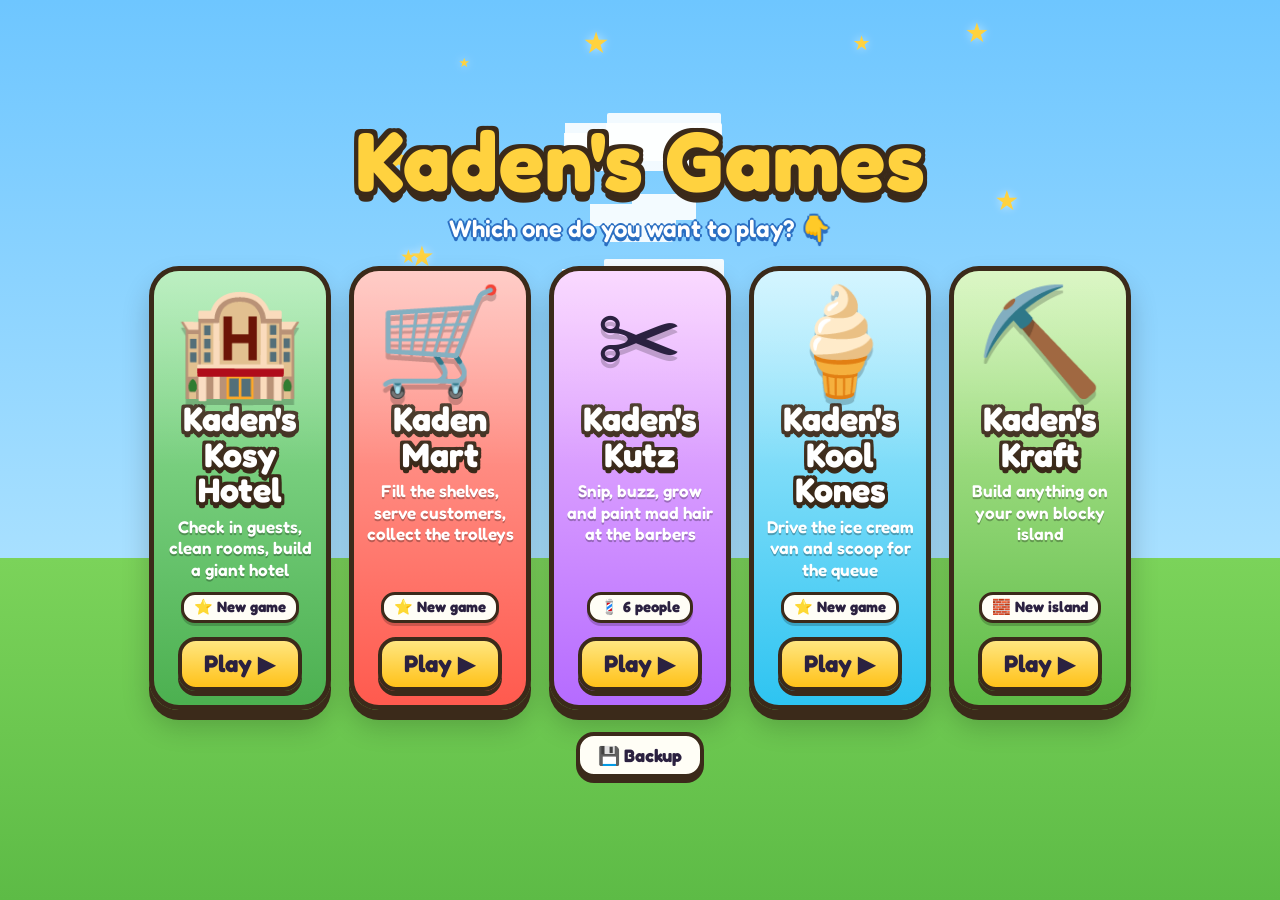
<file: index.html>
<!DOCTYPE html>
<!-- Built from src/index.html by build.py: edit the source, not this file. -->
<html lang="en">
<head>
<meta charset="utf-8">
<meta name="viewport" content="width=device-width,initial-scale=1,maximum-scale=1,user-scalable=no,viewport-fit=cover">
<meta name="apple-mobile-web-app-capable" content="yes">
<meta name="mobile-web-app-capable" content="yes">
<meta name="apple-mobile-web-app-title" content="Kaden's Games">
<meta name="apple-mobile-web-app-status-bar-style" content="black-translucent">
<link rel="apple-touch-icon" href="icon-180.png">
<link rel="icon" href="icon-180.png">
<link rel="manifest" href="manifest.json">
<title>Kaden's Games</title>
<link rel="preconnect" href="https://fonts.googleapis.com">
<link href="https://fonts.googleapis.com/css2?family=Fredoka:wght@500;600;700&display=swap" rel="stylesheet">
<style>
/* VOICE: a toy-box home screen for a five-year-old: two giant buttons, nothing else to get lost in
   COLOUR/TYPE: sky blue, grass, the hotel's green and Kaden Mart's red; Fredoka */
:root{color-scheme:light;--ink:#3b2a1a}
*{box-sizing:border-box;-webkit-tap-highlight-color:transparent}
html,body{margin:0;min-height:100%;font:600 18px/1.25 Fredoka,"Arial Rounded MT Bold",system-ui,sans-serif;color:#2b2140;user-select:none;-webkit-user-select:none;-webkit-touch-callout:none}
body{min-height:100vh;min-height:100dvh;background:linear-gradient(#6ec6ff 0%,#a8e0ff 62%,#7bd35a 62%,#5dbb46 100%);overflow-x:hidden;display:flex;flex-direction:column;align-items:center;justify-content:center;
 padding:calc(20px + env(safe-area-inset-top)) 18px calc(24px + env(safe-area-inset-bottom))}
.cloud{position:fixed;height:34px;background:#fff;border-radius:6px;box-shadow:24px -18px 0 -4px #fff,-20px -10px 0 -6px #fff;opacity:.9;animation:drift linear infinite;z-index:0}
@keyframes drift{from{transform:translateX(-30vw)}to{transform:translateX(130vw)}}
.tw{position:fixed;color:#ffd23f;pointer-events:none;animation:tw 2.2s ease-in-out infinite;text-shadow:0 0 10px #fff8;z-index:0}
@keyframes tw{50%{opacity:.2;transform:scale(.6) rotate(40deg)}}
h1{position:relative;z-index:1;margin:0 0 6px;text-align:center;font-size:clamp(44px,9vw,84px);line-height:1;color:#ffd23f;letter-spacing:1px;
 text-shadow:4px 0 0 var(--ink),-4px 0 0 var(--ink),0 4px 0 var(--ink),0 -4px 0 var(--ink),4px 4px 0 var(--ink),-4px -4px 0 var(--ink),4px -4px 0 var(--ink),-4px 4px 0 var(--ink),0 10px 0 var(--ink);animation:bob 2.6s ease-in-out infinite}
@keyframes bob{50%{transform:translateY(-6px) rotate(-1deg)}}
.sub{position:relative;z-index:1;margin:6px 0 22px;font-size:clamp(18px,3vw,24px);color:#fff;text-shadow:2px 0 0 #2b6fc2,-2px 0 0 #2b6fc2,0 2px 0 #2b6fc2,0 -2px 0 #2b6fc2,0 4px 0 #2b6fc2}
.games{position:relative;z-index:1;display:flex;flex-wrap:wrap;justify-content:center;gap:18px;width:min(1180px,100%)}
.games .game{flex:0 1 182px;padding:16px 10px 14px}
.games .game .name{font-size:clamp(24px,3vw,34px)}.games .game .pic{font-size:clamp(64px,9vw,104px)}.games .game .play{padding:8px 22px;font-size:24px}.games .game .lv{font-size:15px;padding:3px 10px}
@media(max-width:520px){.games .game{flex-basis:100%}}
.game{display:flex;flex-direction:column;align-items:center;text-decoration:none;color:#2b2140;border:5px solid var(--ink);border-radius:30px;padding:20px 18px 18px;
 box-shadow:0 10px 0 var(--ink),0 16px 28px #0003;transition:transform .12s;touch-action:manipulation;position:relative;overflow:hidden}
.game:active{transform:translateY(8px);box-shadow:0 2px 0 var(--ink)}
.game::before{content:"";position:absolute;inset:0 0 auto;height:45%;background:linear-gradient(#ffffff55,#fff0);pointer-events:none}
.hotel{background:linear-gradient(#9be7a3,#4cb050)}
.mart{background:linear-gradient(#ffb3ab,#ff5a4e)}
.barber{background:linear-gradient(#f7c6ff,#b56bff)}
.ice{background:linear-gradient(#bff0ff,#2ec4f1)}
.kraft{background:linear-gradient(#c9f2a8,#5dbb46)}
.pic{font-size:clamp(80px,14vw,120px);line-height:1;filter:drop-shadow(0 6px 0 #0003);animation:wig 3s ease-in-out infinite}
.mart .pic{animation-delay:-1.5s}.barber .pic{animation-delay:-.7s}.ice .pic{animation-delay:-2.2s}.kraft .pic{animation-delay:-1.1s}
@keyframes wig{0%,100%{transform:rotate(-4deg)}50%{transform:rotate(4deg) scale(1.05)}}
.name{margin-top:10px;font-size:clamp(28px,4.6vw,40px);font-weight:700;color:#fff;text-align:center;line-height:1.05;
 text-shadow:3px 0 0 var(--ink),-3px 0 0 var(--ink),0 3px 0 var(--ink),0 -3px 0 var(--ink),3px 3px 0 var(--ink),-3px -3px 0 var(--ink),3px -3px 0 var(--ink),-3px 3px 0 var(--ink),0 6px 0 var(--ink)}
.what{margin:8px 0 12px;font-size:17px;font-weight:600;color:#fff;text-shadow:0 2px 0 #0004;text-align:center}
.lv{white-space:nowrap;margin-top:auto;background:#fffef6;border:3px solid var(--ink);border-radius:14px;padding:4px 14px;font-size:18px;font-weight:700;box-shadow:0 3px 0 #0003}
.tools{position:relative;z-index:1;margin-top:22px;display:flex;gap:12px}
.sbtn{font:inherit;font-size:18px;font-weight:700;border:4px solid var(--ink);border-radius:18px;background:#fffef6;padding:8px 18px;box-shadow:0 5px 0 var(--ink);color:#2b2140;cursor:pointer;touch-action:manipulation}
.sbtn:active{transform:translateY(4px);box-shadow:0 1px 0 var(--ink)}
.modal{position:fixed;inset:0;display:grid;place-items:center;background:#0007;z-index:9;padding:14px}
[hidden]{display:none!important}
.card{background:linear-gradient(#fffef9,#f6ecd4);border:5px solid var(--ink);border-radius:26px;padding:18px;width:min(560px,100%);max-height:calc(100vh - 28px);overflow:auto;text-align:center;box-shadow:0 8px 0 #0004}
.card h2{margin:0 0 6px;font-size:26px}.card p{margin:6px 0;font-size:16px;font-weight:600}
.card .sbtn{margin:6px 4px}
.card textarea{width:100%;height:90px;font:12px/1.3 ui-monospace,monospace;border:3px solid var(--ink);border-radius:12px;padding:8px;margin-top:6px}
#bmsg{min-height:1.3em;font-weight:700;color:#2f9e3c}
.play{margin-top:14px;background:linear-gradient(#ffe680,#ffc21a);border:4px solid var(--ink);border-radius:18px;padding:8px 34px;font-size:28px;font-weight:700;box-shadow:0 5px 0 var(--ink);animation:pulse 1.4s ease-in-out infinite}
@keyframes pulse{50%{transform:scale(1.07)}}
@media(prefers-reduced-motion:reduce){*{animation:none!important}}
/* engine: loading screen and the soft fade between pages */
#loader{position:fixed;inset:0;z-index:99;display:grid;place-items:center;background:radial-gradient(circle at 50% 40%,#d6f2ff,#6ec6ff);transition:opacity .45s ease}
#loader.gone{opacity:0;pointer-events:none}
#loader .ld{display:flex;flex-direction:column;align-items:center;gap:6px;font:700 26px Fredoka,"Arial Rounded MT Bold",system-ui,sans-serif;color:#2b2140;text-align:center;padding:0 20px}
#loader .le{font-size:84px;line-height:1.1;animation:ldb .7s ease-in-out infinite alternate}
@keyframes ldb{to{transform:translateY(-16px) rotate(6deg)}}
#loader i{font-style:normal;font-size:18px;opacity:.75}#loader i span{animation:ldd 1.2s infinite}#loader i span:nth-child(2){animation-delay:.2s}#loader i span:nth-child(3){animation-delay:.4s}
@keyframes ldd{50%{opacity:.1}}
html.leaving body::after{content:"";position:fixed;inset:0;z-index:100;background:#bfe9ff;animation:kgleave .26s ease-in forwards}
@keyframes kgleave{from{opacity:0}to{opacity:1}}
@media(prefers-reduced-motion:reduce){#loader .le,#loader i span{animation:none}}
</style>
</head>
<body>
<div id="loader"><div class="ld"><span class="le">🎮</span>Kaden's Games<i>Loading<span>.</span><span>.</span><span>.</span></i></div></div>
<h1>Kaden's Games</h1>
<div class="sub">Which one do you want to play? 👇</div>
<div class="games">
 <a class="game hotel" href="hotel.html">
  <div class="pic">🏨</div>
  <div class="name">Kaden's Kosy Hotel</div>
  <div class="what">Check in guests, clean rooms, build a giant hotel</div>
  <div class="lv" id="hlv">⭐ New game</div>
  <div class="play">Play ▶</div>
 </a>
 <a class="game mart" href="mart.html">
  <div class="pic">🛒</div>
  <div class="name">Kaden Mart</div>
  <div class="what">Fill the shelves, serve customers, collect the trolleys</div>
  <div class="lv" id="mlv">⭐ New game</div>
  <div class="play">Play ▶</div>
 </a>
 <a class="game barber" href="barber.html">
  <div class="pic">✂️</div>
  <div class="name">Kaden's Kutz</div>
  <div class="what">Snip, buzz, grow and paint mad hair at the barbers</div>
  <div class="lv" id="blv">💈 6 people</div>
  <div class="play">Play ▶</div>
 </a>
 <a class="game ice" href="icecream.html">
  <div class="pic">🍦</div>
  <div class="name">Kaden's Kool Kones</div>
  <div class="what">Drive the ice cream van and scoop for the queue</div>
  <div class="lv" id="ilv">⭐ New game</div>
  <div class="play">Play ▶</div>
 </a>
 <a class="game kraft" href="kraft.html">
  <div class="pic">⛏️</div>
  <div class="name">Kaden's Kraft</div>
  <div class="what">Build anything on your own blocky island</div>
  <div class="lv" id="klv">🧱 New island</div>
  <div class="play">Play ▶</div>
 </a>
</div>
<div class="tools"><button class="sbtn" id="bk">💾 Backup</button></div>
<div class="modal" id="bkm" hidden><div class="card">
 <h2>💾 Backup Kaden's progress</h2>
 <p>Saves live on this iPad. Make a backup now and then, so nothing is lost if the browser is cleared or he gets a new iPad.</p>
 <button class="sbtn" id="bsave">💾 Save a backup file</button><button class="sbtn" id="bload">📂 Restore from a file</button>
 <input type="file" id="bfile" accept=".json,application/json" hidden>
 <p style="margin-top:12px">Or copy a backup code (everything except the barber photos):</p>
 <button class="sbtn" id="bcopy">📋 Copy code</button><button class="sbtn" id="bpaste">↩️ Restore from code</button>
 <textarea id="bcode" placeholder="Paste a backup code here, then tap Restore from code" hidden></textarea>
 <p id="bmsg"></p>
 <button class="sbtn" id="bok" hidden style="background:linear-gradient(#ffe680,#ffc21a)">✅ Yes, use this backup</button><br>
 <button class="sbtn" id="bclose" style="background:linear-gradient(#6fdc78,#2f9e3c);color:#fff">Done</button>
</div></div>
<script>
{
/* engine: keep saves safe and let the games work offline */
try{if(navigator.storage&&navigator.storage.persist)navigator.storage.persisted().then(p=>p||navigator.storage.persist()).catch(()=>{})}catch(e){}
try{if('serviceWorker' in navigator&&(location.protocol==='https:'||location.hostname==='localhost')&&!/claude|anthropic/.test(location.hostname))navigator.serviceWorker.register('sw.js').catch(()=>{})}catch(e){}
const LV=[0,3,8,15,24,35,50,70,95,125,160,200,250,310,380,460,550,650,760,880];
const lv=k=>{try{const s=JSON.parse(localStorage.getItem(k)||'null');return s?LV.filter(t=>(s.served||0)>=t).length:0}catch(e){return 0}};
const h=Math.max(lv('kadenHotel2'),lv('kadenHotel2_beach'),lv('kadenHotel2_snow')),m=lv('kadenMart1'),ic=lv('kadenIce1');
if(ic)document.getElementById('ilv').textContent=`⭐ Level ${ic}`;
try{const k=JSON.parse(localStorage.getItem('kadenKraft2')||'null');let n=0;if(k&&k.ck)for(const a of Object.values(k.ck))n+=(a.length/2)|0;if(n)document.getElementById('klv').textContent=`🧱 ${n} blocks built`}catch(e){}
const hotels=[lv('kadenHotel2_beach')?1:0,lv('kadenHotel2_snow')?1:0].reduce((a,b)=>a+b,1);
if(h)document.getElementById('hlv').textContent=`⭐ Level ${h}`+(hotels>1?` · ${hotels} hotels`:'');
if(m)document.getElementById('mlv').textContent=`⭐ Level ${m}`;
try{const n=JSON.parse(localStorage.getItem('kadenBarberPhotos')||'[]').length;if(n)document.getElementById('blv').textContent=`📸 ${n} photo${n>1?'s':''}`}catch(e){}
/* ---------- backup and restore: every save key starts with "kaden" ---------- */
const $=id=>document.getElementById(id),msg=t=>$('bmsg').textContent=t;
const allSaves=photos=>{const d={};for(let i=0;i<localStorage.length;i++){const k=localStorage.key(i);if(/^kaden/.test(k)&&(photos||k!=='kadenBarberPhotos'))d[k]=localStorage.getItem(k)}return d};
const pack=photos=>JSON.stringify({app:'kadens-games',v:1,date:new Date().toISOString(),data:allSaves(photos)});
const toCode=s=>btoa(unescape(encodeURIComponent(s))),fromCode=c=>decodeURIComponent(escape(atob(c.replace(/\s+/g,''))));
// restoring asks once more before it replaces anything
let pending=null;
function restore(json){let o;try{o=JSON.parse(json)}catch(e){o=null}$('bok').hidden=true;pending=null;
 if(!o||o.app!=='kadens-games'||!o.data){msg('Hmm, that is not a backup 🤔');return}
 pending=o;msg(`Found a backup from ${new Date(o.date).toLocaleDateString()}. Use it? It replaces the progress on this iPad.`);$('bok').hidden=false}
$('bok').onclick=()=>{if(!pending)return;
 // replace, don't mix: clear saves the backup doesn't have (a code backup leaves the barber photos alone)
 const keys=[];for(let i=0;i<localStorage.length;i++)keys.push(localStorage.key(i));
 keys.forEach(k=>{if(/^kaden/.test(k)&&!(k in pending.data)&&!(k==='kadenBarberPhotos'&&!('kadenBarberPhotos' in pending.data)))localStorage.removeItem(k)});
 Object.entries(pending.data).forEach(([k,v])=>{if(/^kaden/.test(k))localStorage.setItem(k,v)});$('bok').hidden=true;msg('Restored! ✅');setTimeout(()=>location.reload(),900)};
$('bk').onclick=()=>{pending=null;msg('');$('bok').hidden=true;$('bcode').hidden=true;$('bkm').hidden=false};
$('bclose').onclick=()=>$('bkm').hidden=true;
$('bsave').onclick=()=>{const a=document.createElement('a');a.href=URL.createObjectURL(new Blob([pack(true)],{type:'application/json'}));
 a.download=`kadens-games-backup-${new Date().toISOString().slice(0,10)}.json`;document.body.appendChild(a);a.click();a.remove();msg('Backup file saved ✅ (look in Files → Downloads)')};
$('bload').onclick=()=>$('bfile').click();
$('bfile').onchange=e=>{const f=e.target.files[0];if(!f)return;f.text().then(restore);e.target.value=''};
$('bcopy').onclick=()=>{const c=toCode(pack(false));$('bcode').hidden=false;$('bcode').value=c;
 (navigator.clipboard?navigator.clipboard.writeText(c):Promise.reject()).then(()=>msg('Code copied ✅ Paste it into Notes to keep it safe')).catch(()=>{$('bcode').select();msg('Select the code above and copy it')})};
$('bpaste').onclick=()=>{const t=$('bcode');if(t.hidden||!t.value.trim()){t.hidden=false;t.value='';t.focus();msg('Paste the code in the box, then tap Restore from code again');return}
 let j;try{j=fromCode(t.value)}catch(e){msg('Hmm, that code looks broken 🤔');return}restore(j)};

for(let k=0;k<5;k++){const c=document.createElement('div');c.className='cloud';c.style.top=(4+Math.random()*40)+'vh';c.style.width=(70+Math.random()*80)+'px';
 c.style.animationDuration=(40+Math.random()*40)+'s';c.style.animationDelay=(-Math.random()*60)+'s';document.body.appendChild(c)}
for(let k=0;k<14;k++){const t=document.createElement('div');t.className='tw';t.textContent='★';t.style.left=Math.random()*96+'vw';t.style.top=Math.random()*60+'vh';
 t.style.fontSize=(12+Math.random()*22)+'px';t.style.animationDelay=Math.random()*2+'s';document.body.appendChild(t)}
/* engine: fade the loading screen away once the first picture is drawn, and fade softly when leaving a page */
(function(){const L=document.getElementById('loader');
 const done=()=>{if(!L||L.classList.contains('gone'))return;L.classList.add('gone');setTimeout(()=>L.remove(),600)};
 const fonts=document.fonts&&document.fonts.ready?Promise.race([document.fonts.ready,new Promise(r=>setTimeout(r,1500))]):Promise.resolve();
 fonts.then(()=>requestAnimationFrame(()=>requestAnimationFrame(done)));setTimeout(done,4000);
 addEventListener('click',e=>{const a=e.target.closest&&e.target.closest('a[href]');if(!a||e.defaultPrevented||a.target||a.hasAttribute('download'))return;
  const u=new URL(a.href,location.href);if(u.origin!==location.origin||!/(\.html|\/)$/.test(u.pathname))return;
  e.preventDefault();document.documentElement.classList.add('leaving');setTimeout(()=>{location.href=a.href},260)});
 addEventListener('pageshow',e=>{if(e.persisted)document.documentElement.classList.remove('leaving')})})();
}
</script>
</body>
</html>
</file>
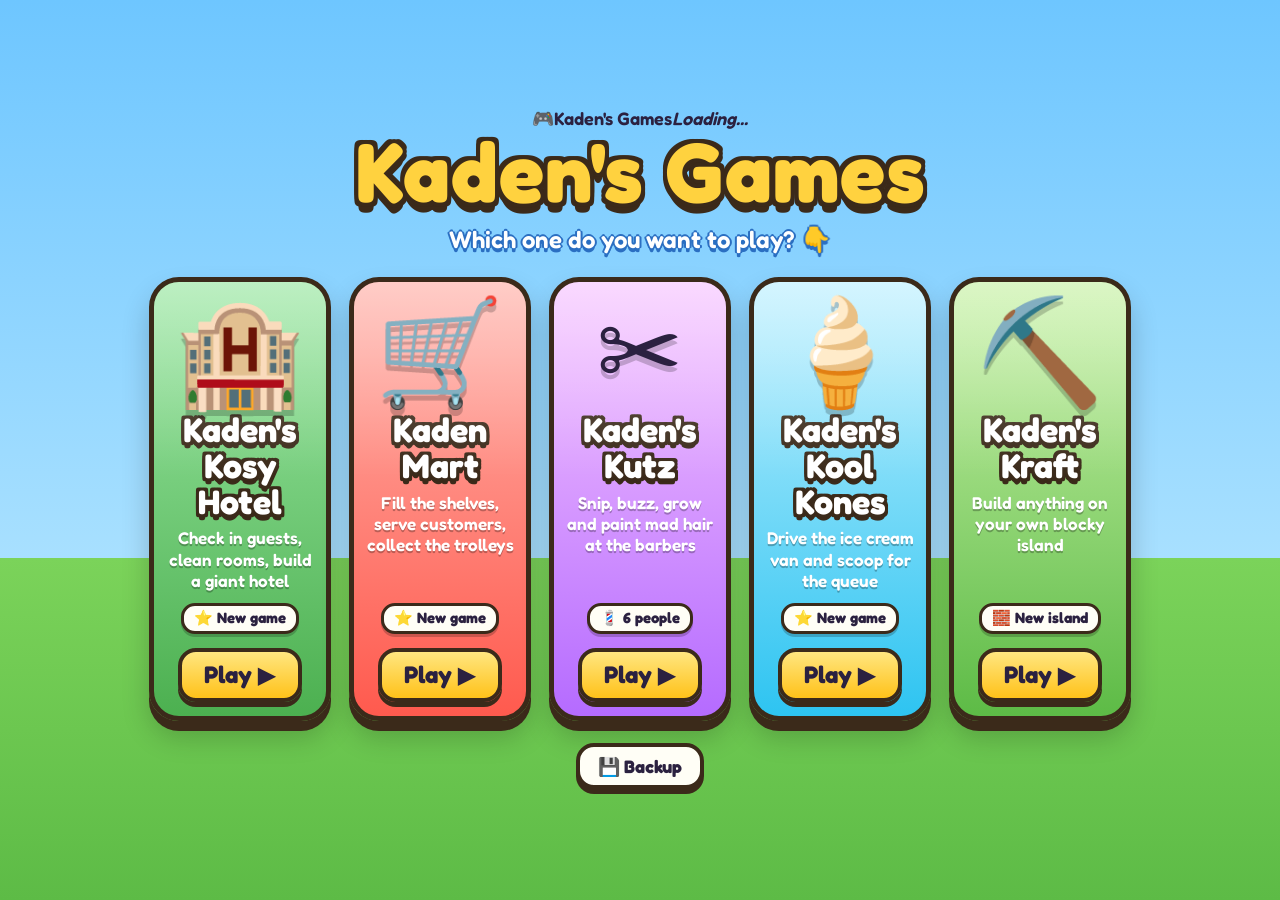
<file: src/index.html>
<!DOCTYPE html>
<html lang="en">
<head>
<meta charset="utf-8">
<meta name="viewport" content="width=device-width,initial-scale=1,maximum-scale=1,user-scalable=no,viewport-fit=cover">
<meta name="apple-mobile-web-app-capable" content="yes">
<meta name="mobile-web-app-capable" content="yes">
<meta name="apple-mobile-web-app-title" content="Kaden's Games">
<meta name="apple-mobile-web-app-status-bar-style" content="black-translucent">
<link rel="apple-touch-icon" href="icon-180.png">
<link rel="icon" href="icon-180.png">
<link rel="manifest" href="manifest.json">
<title>Kaden's Games</title>
<link rel="preconnect" href="https://fonts.googleapis.com">
<link href="https://fonts.googleapis.com/css2?family=Fredoka:wght@500;600;700&display=swap" rel="stylesheet">
<style>
/* VOICE: a toy-box home screen for a five-year-old: two giant buttons, nothing else to get lost in
   COLOUR/TYPE: sky blue, grass, the hotel's green and Kaden Mart's red; Fredoka */
:root{color-scheme:light;--ink:#3b2a1a}
*{box-sizing:border-box;-webkit-tap-highlight-color:transparent}
html,body{margin:0;min-height:100%;font:600 18px/1.25 Fredoka,"Arial Rounded MT Bold",system-ui,sans-serif;color:#2b2140;user-select:none;-webkit-user-select:none;-webkit-touch-callout:none}
body{min-height:100vh;min-height:100dvh;background:linear-gradient(#6ec6ff 0%,#a8e0ff 62%,#7bd35a 62%,#5dbb46 100%);overflow-x:hidden;display:flex;flex-direction:column;align-items:center;justify-content:center;
 padding:calc(20px + env(safe-area-inset-top)) 18px calc(24px + env(safe-area-inset-bottom))}
.cloud{position:fixed;height:34px;background:#fff;border-radius:6px;box-shadow:24px -18px 0 -4px #fff,-20px -10px 0 -6px #fff;opacity:.9;animation:drift linear infinite;z-index:0}
@keyframes drift{from{transform:translateX(-30vw)}to{transform:translateX(130vw)}}
.tw{position:fixed;color:#ffd23f;pointer-events:none;animation:tw 2.2s ease-in-out infinite;text-shadow:0 0 10px #fff8;z-index:0}
@keyframes tw{50%{opacity:.2;transform:scale(.6) rotate(40deg)}}
h1{position:relative;z-index:1;margin:0 0 6px;text-align:center;font-size:clamp(44px,9vw,84px);line-height:1;color:#ffd23f;letter-spacing:1px;
 text-shadow:4px 0 0 var(--ink),-4px 0 0 var(--ink),0 4px 0 var(--ink),0 -4px 0 var(--ink),4px 4px 0 var(--ink),-4px -4px 0 var(--ink),4px -4px 0 var(--ink),-4px 4px 0 var(--ink),0 10px 0 var(--ink);animation:bob 2.6s ease-in-out infinite}
@keyframes bob{50%{transform:translateY(-6px) rotate(-1deg)}}
.sub{position:relative;z-index:1;margin:6px 0 22px;font-size:clamp(18px,3vw,24px);color:#fff;text-shadow:2px 0 0 #2b6fc2,-2px 0 0 #2b6fc2,0 2px 0 #2b6fc2,0 -2px 0 #2b6fc2,0 4px 0 #2b6fc2}
.games{position:relative;z-index:1;display:flex;flex-wrap:wrap;justify-content:center;gap:18px;width:min(1180px,100%)}
.games .game{flex:0 1 182px;padding:16px 10px 14px}
.games .game .name{font-size:clamp(24px,3vw,34px)}.games .game .pic{font-size:clamp(64px,9vw,104px)}.games .game .play{padding:8px 22px;font-size:24px}.games .game .lv{font-size:15px;padding:3px 10px}
@media(max-width:520px){.games .game{flex-basis:100%}}
.game{display:flex;flex-direction:column;align-items:center;text-decoration:none;color:#2b2140;border:5px solid var(--ink);border-radius:30px;padding:20px 18px 18px;
 box-shadow:0 10px 0 var(--ink),0 16px 28px #0003;transition:transform .12s;touch-action:manipulation;position:relative;overflow:hidden}
.game:active{transform:translateY(8px);box-shadow:0 2px 0 var(--ink)}
.game::before{content:"";position:absolute;inset:0 0 auto;height:45%;background:linear-gradient(#ffffff55,#fff0);pointer-events:none}
.hotel{background:linear-gradient(#9be7a3,#4cb050)}
.mart{background:linear-gradient(#ffb3ab,#ff5a4e)}
.barber{background:linear-gradient(#f7c6ff,#b56bff)}
.ice{background:linear-gradient(#bff0ff,#2ec4f1)}
.kraft{background:linear-gradient(#c9f2a8,#5dbb46)}
.pic{font-size:clamp(80px,14vw,120px);line-height:1;filter:drop-shadow(0 6px 0 #0003);animation:wig 3s ease-in-out infinite}
.mart .pic{animation-delay:-1.5s}.barber .pic{animation-delay:-.7s}.ice .pic{animation-delay:-2.2s}.kraft .pic{animation-delay:-1.1s}
@keyframes wig{0%,100%{transform:rotate(-4deg)}50%{transform:rotate(4deg) scale(1.05)}}
.name{margin-top:10px;font-size:clamp(28px,4.6vw,40px);font-weight:700;color:#fff;text-align:center;line-height:1.05;
 text-shadow:3px 0 0 var(--ink),-3px 0 0 var(--ink),0 3px 0 var(--ink),0 -3px 0 var(--ink),3px 3px 0 var(--ink),-3px -3px 0 var(--ink),3px -3px 0 var(--ink),-3px 3px 0 var(--ink),0 6px 0 var(--ink)}
.what{margin:8px 0 12px;font-size:17px;font-weight:600;color:#fff;text-shadow:0 2px 0 #0004;text-align:center}
.lv{white-space:nowrap;margin-top:auto;background:#fffef6;border:3px solid var(--ink);border-radius:14px;padding:4px 14px;font-size:18px;font-weight:700;box-shadow:0 3px 0 #0003}
.tools{position:relative;z-index:1;margin-top:22px;display:flex;gap:12px}
.sbtn{font:inherit;font-size:18px;font-weight:700;border:4px solid var(--ink);border-radius:18px;background:#fffef6;padding:8px 18px;box-shadow:0 5px 0 var(--ink);color:#2b2140;cursor:pointer;touch-action:manipulation}
.sbtn:active{transform:translateY(4px);box-shadow:0 1px 0 var(--ink)}
.modal{position:fixed;inset:0;display:grid;place-items:center;background:#0007;z-index:9;padding:14px}
[hidden]{display:none!important}
.card{background:linear-gradient(#fffef9,#f6ecd4);border:5px solid var(--ink);border-radius:26px;padding:18px;width:min(560px,100%);max-height:calc(100vh - 28px);overflow:auto;text-align:center;box-shadow:0 8px 0 #0004}
.card h2{margin:0 0 6px;font-size:26px}.card p{margin:6px 0;font-size:16px;font-weight:600}
.card .sbtn{margin:6px 4px}
.card textarea{width:100%;height:90px;font:12px/1.3 ui-monospace,monospace;border:3px solid var(--ink);border-radius:12px;padding:8px;margin-top:6px}
#bmsg{min-height:1.3em;font-weight:700;color:#2f9e3c}
.play{margin-top:14px;background:linear-gradient(#ffe680,#ffc21a);border:4px solid var(--ink);border-radius:18px;padding:8px 34px;font-size:28px;font-weight:700;box-shadow:0 5px 0 var(--ink);animation:pulse 1.4s ease-in-out infinite}
@keyframes pulse{50%{transform:scale(1.07)}}
@media(prefers-reduced-motion:reduce){*{animation:none!important}}
@@loader@@
</style>
</head>
<body>
<div id="loader"><div class="ld"><span class="le">🎮</span>Kaden's Games<i>Loading<span>.</span><span>.</span><span>.</span></i></div></div>
<h1>Kaden's Games</h1>
<div class="sub">Which one do you want to play? 👇</div>
<div class="games">
 <a class="game hotel" href="hotel.html">
  <div class="pic">🏨</div>
  <div class="name">Kaden's Kosy Hotel</div>
  <div class="what">Check in guests, clean rooms, build a giant hotel</div>
  <div class="lv" id="hlv">⭐ New game</div>
  <div class="play">Play ▶</div>
 </a>
 <a class="game mart" href="mart.html">
  <div class="pic">🛒</div>
  <div class="name">Kaden Mart</div>
  <div class="what">Fill the shelves, serve customers, collect the trolleys</div>
  <div class="lv" id="mlv">⭐ New game</div>
  <div class="play">Play ▶</div>
 </a>
 <a class="game barber" href="barber.html">
  <div class="pic">✂️</div>
  <div class="name">Kaden's Kutz</div>
  <div class="what">Snip, buzz, grow and paint mad hair at the barbers</div>
  <div class="lv" id="blv">💈 6 people</div>
  <div class="play">Play ▶</div>
 </a>
 <a class="game ice" href="icecream.html">
  <div class="pic">🍦</div>
  <div class="name">Kaden's Kool Kones</div>
  <div class="what">Drive the ice cream van and scoop for the queue</div>
  <div class="lv" id="ilv">⭐ New game</div>
  <div class="play">Play ▶</div>
 </a>
 <a class="game kraft" href="kraft.html">
  <div class="pic">⛏️</div>
  <div class="name">Kaden's Kraft</div>
  <div class="what">Build anything on your own blocky island</div>
  <div class="lv" id="klv">🧱 New island</div>
  <div class="play">Play ▶</div>
 </a>
</div>
<div class="tools"><button class="sbtn" id="bk">💾 Backup</button></div>
<div class="modal" id="bkm" hidden><div class="card">
 <h2>💾 Backup Kaden's progress</h2>
 <p>Saves live on this iPad. Make a backup now and then, so nothing is lost if the browser is cleared or he gets a new iPad.</p>
 <button class="sbtn" id="bsave">💾 Save a backup file</button><button class="sbtn" id="bload">📂 Restore from a file</button>
 <input type="file" id="bfile" accept=".json,application/json" hidden>
 <p style="margin-top:12px">Or copy a backup code (everything except the barber photos):</p>
 <button class="sbtn" id="bcopy">📋 Copy code</button><button class="sbtn" id="bpaste">↩️ Restore from code</button>
 <textarea id="bcode" placeholder="Paste a backup code here, then tap Restore from code" hidden></textarea>
 <p id="bmsg"></p>
 <button class="sbtn" id="bok" hidden style="background:linear-gradient(#ffe680,#ffc21a)">✅ Yes, use this backup</button><br>
 <button class="sbtn" id="bclose" style="background:linear-gradient(#6fdc78,#2f9e3c);color:#fff">Done</button>
</div></div>
<script>
{
@@keep@@
const LV=[0,3,8,15,24,35,50,70,95,125,160,200,250,310,380,460,550,650,760,880];
const lv=k=>{try{const s=JSON.parse(localStorage.getItem(k)||'null');return s?LV.filter(t=>(s.served||0)>=t).length:0}catch(e){return 0}};
const h=Math.max(lv('kadenHotel2'),lv('kadenHotel2_beach'),lv('kadenHotel2_snow')),m=lv('kadenMart1'),ic=lv('kadenIce1');
if(ic)document.getElementById('ilv').textContent=`⭐ Level ${ic}`;
try{const k=JSON.parse(localStorage.getItem('kadenKraft2')||'null');let n=0;if(k&&k.ck)for(const a of Object.values(k.ck))n+=(a.length/2)|0;if(n)document.getElementById('klv').textContent=`🧱 ${n} blocks built`}catch(e){}
const hotels=[lv('kadenHotel2_beach')?1:0,lv('kadenHotel2_snow')?1:0].reduce((a,b)=>a+b,1);
if(h)document.getElementById('hlv').textContent=`⭐ Level ${h}`+(hotels>1?` · ${hotels} hotels`:'');
if(m)document.getElementById('mlv').textContent=`⭐ Level ${m}`;
try{const n=JSON.parse(localStorage.getItem('kadenBarberPhotos')||'[]').length;if(n)document.getElementById('blv').textContent=`📸 ${n} photo${n>1?'s':''}`}catch(e){}
/* ---------- backup and restore: every save key starts with "kaden" ---------- */
const $=id=>document.getElementById(id),msg=t=>$('bmsg').textContent=t;
const allSaves=photos=>{const d={};for(let i=0;i<localStorage.length;i++){const k=localStorage.key(i);if(/^kaden/.test(k)&&(photos||k!=='kadenBarberPhotos'))d[k]=localStorage.getItem(k)}return d};
const pack=photos=>JSON.stringify({app:'kadens-games',v:1,date:new Date().toISOString(),data:allSaves(photos)});
const toCode=s=>btoa(unescape(encodeURIComponent(s))),fromCode=c=>decodeURIComponent(escape(atob(c.replace(/\s+/g,''))));
// restoring asks once more before it replaces anything
let pending=null;
function restore(json){let o;try{o=JSON.parse(json)}catch(e){o=null}$('bok').hidden=true;pending=null;
 if(!o||o.app!=='kadens-games'||!o.data){msg('Hmm, that is not a backup 🤔');return}
 pending=o;msg(`Found a backup from ${new Date(o.date).toLocaleDateString()}. Use it? It replaces the progress on this iPad.`);$('bok').hidden=false}
$('bok').onclick=()=>{if(!pending)return;
 // replace, don't mix: clear saves the backup doesn't have (a code backup leaves the barber photos alone)
 const keys=[];for(let i=0;i<localStorage.length;i++)keys.push(localStorage.key(i));
 keys.forEach(k=>{if(/^kaden/.test(k)&&!(k in pending.data)&&!(k==='kadenBarberPhotos'&&!('kadenBarberPhotos' in pending.data)))localStorage.removeItem(k)});
 Object.entries(pending.data).forEach(([k,v])=>{if(/^kaden/.test(k))localStorage.setItem(k,v)});$('bok').hidden=true;msg('Restored! ✅');setTimeout(()=>location.reload(),900)};
$('bk').onclick=()=>{pending=null;msg('');$('bok').hidden=true;$('bcode').hidden=true;$('bkm').hidden=false};
$('bclose').onclick=()=>$('bkm').hidden=true;
$('bsave').onclick=()=>{const a=document.createElement('a');a.href=URL.createObjectURL(new Blob([pack(true)],{type:'application/json'}));
 a.download=`kadens-games-backup-${new Date().toISOString().slice(0,10)}.json`;document.body.appendChild(a);a.click();a.remove();msg('Backup file saved ✅ (look in Files → Downloads)')};
$('bload').onclick=()=>$('bfile').click();
$('bfile').onchange=e=>{const f=e.target.files[0];if(!f)return;f.text().then(restore);e.target.value=''};
$('bcopy').onclick=()=>{const c=toCode(pack(false));$('bcode').hidden=false;$('bcode').value=c;
 (navigator.clipboard?navigator.clipboard.writeText(c):Promise.reject()).then(()=>msg('Code copied ✅ Paste it into Notes to keep it safe')).catch(()=>{$('bcode').select();msg('Select the code above and copy it')})};
$('bpaste').onclick=()=>{const t=$('bcode');if(t.hidden||!t.value.trim()){t.hidden=false;t.value='';t.focus();msg('Paste the code in the box, then tap Restore from code again');return}
 let j;try{j=fromCode(t.value)}catch(e){msg('Hmm, that code looks broken 🤔');return}restore(j)};

for(let k=0;k<5;k++){const c=document.createElement('div');c.className='cloud';c.style.top=(4+Math.random()*40)+'vh';c.style.width=(70+Math.random()*80)+'px';
 c.style.animationDuration=(40+Math.random()*40)+'s';c.style.animationDelay=(-Math.random()*60)+'s';document.body.appendChild(c)}
for(let k=0;k<14;k++){const t=document.createElement('div');t.className='tw';t.textContent='★';t.style.left=Math.random()*96+'vw';t.style.top=Math.random()*60+'vh';
 t.style.fontSize=(12+Math.random()*22)+'px';t.style.animationDelay=Math.random()*2+'s';document.body.appendChild(t)}
@@smooth@@
}
</script>
</body>
</html>
</file>
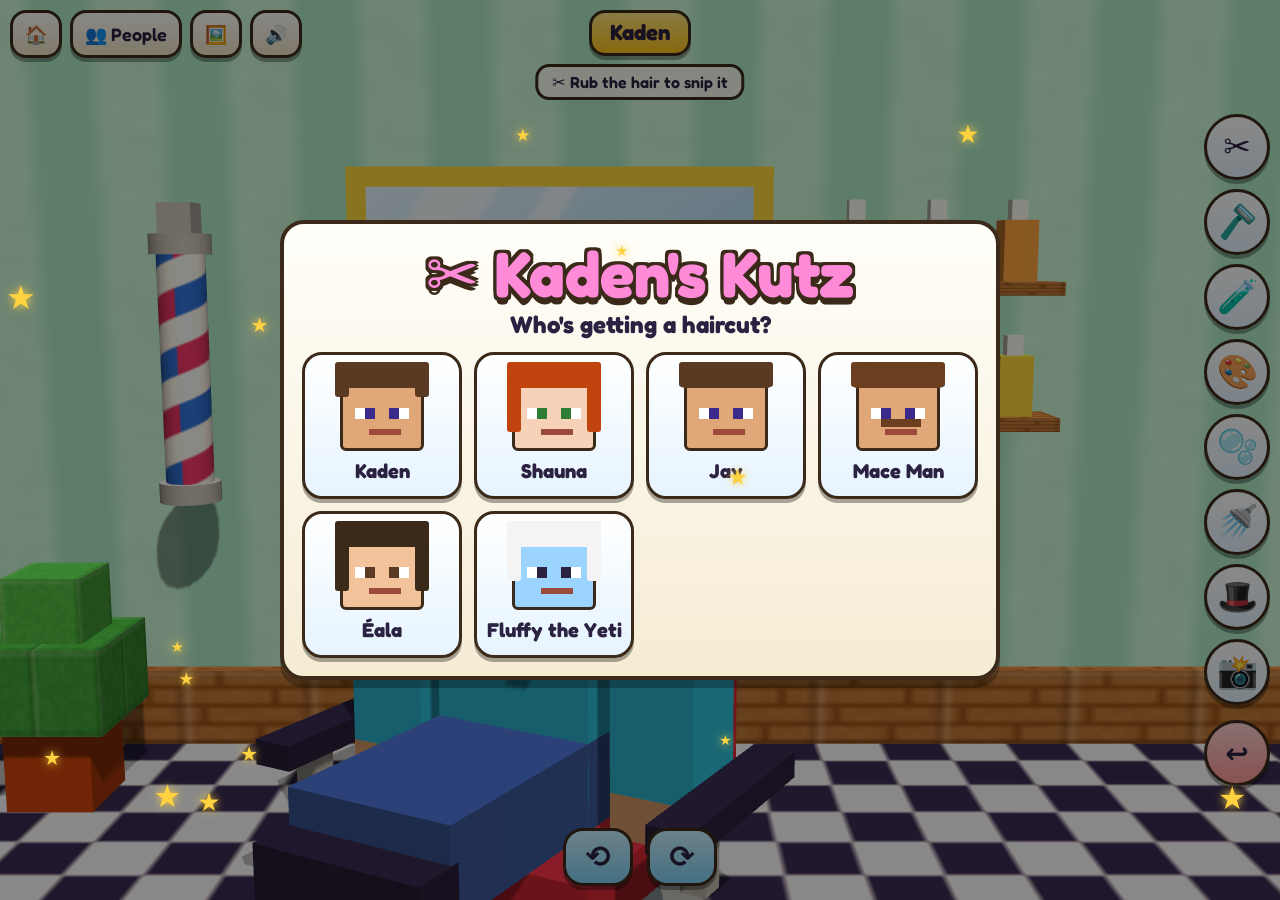
<file: barber.html>
<!DOCTYPE html>
<!-- Built from src/barber.html by build.py: edit the source, not this file. -->
<html lang="en">
<head>
<meta charset="utf-8">
<meta name="viewport" content="width=device-width,initial-scale=1,maximum-scale=1,user-scalable=no,viewport-fit=cover">
<meta name="apple-mobile-web-app-capable" content="yes">
<meta name="mobile-web-app-capable" content="yes">
<meta name="apple-mobile-web-app-title" content="Kaden's Games">
<meta name="apple-mobile-web-app-status-bar-style" content="black-translucent">
<link rel="apple-touch-icon" href="icon-180.png">
<link rel="icon" href="icon-180.png">
<link rel="manifest" href="manifest.json">
<title>Kaden's Kutz</title>
<link rel="preconnect" href="https://fonts.googleapis.com">
<link href="https://fonts.googleapis.com/css2?family=Fredoka:wght@500;600;700&display=swap" rel="stylesheet">
<style>
/* VOICE: a messy, giggly toy barber shop - no rules, no fail, just mad hair
   IDEA: blocky people whose hair is made of little cubes you can snip, buzz, grow and paint
   LAYOUT: the person in the chair fills the screen, big round tools down the right (along the bottom on tall screens), turn buttons under the chair */
:root{color-scheme:light;--ink:#3b2a1a;--ts:66px}
*{box-sizing:border-box;-webkit-tap-highlight-color:transparent}
html,body{margin:0;height:100%;overflow:hidden;background:#9bd4ff;font:600 17px/1.25 Fredoka,"Arial Rounded MT Bold",system-ui,sans-serif;color:#2b2140;user-select:none;-webkit-user-select:none;-webkit-touch-callout:none;overscroll-behavior:none}
#stage{position:fixed;inset:0;touch-action:none}
#stage canvas{display:block;width:100%;height:100%}
.btn{touch-action:manipulation;font:inherit;cursor:pointer;border:3px solid var(--ink);border-radius:16px;background:linear-gradient(#fffef9,#efe3c6);color:#2b2140;box-shadow:0 4px 0 #0005;min-height:48px;min-width:48px;padding:4px 12px;font-size:18px;text-decoration:none;display:inline-grid;place-items:center}
.btn:active{transform:translateY(3px);box-shadow:0 1px 0 #0005}
#top{position:fixed;top:calc(10px + env(safe-area-inset-top));left:10px;display:flex;gap:8px;z-index:3;flex-wrap:wrap}
#who{position:fixed;top:calc(10px + env(safe-area-inset-top));left:50%;translate:-50% 0;z-index:2;background:linear-gradient(#ffe680,#ffc21a);border:3px solid var(--ink);border-radius:16px;padding:6px 18px;font-size:22px;font-weight:700;box-shadow:0 4px 0 #0005;white-space:nowrap;pointer-events:none}
#tools{position:fixed;right:10px;top:50%;translate:0 -50%;display:grid;gap:9px;z-index:3}
.tool{width:var(--ts);height:var(--ts);border-radius:50%;font-size:calc(var(--ts)*.5);padding:0;background:linear-gradient(#ffffff,#e6f4ff)}
.tool[aria-pressed=true]{background:linear-gradient(#ffe680,#ffc21a);transform:scale(1.12);box-shadow:0 0 0 5px #fff,0 5px 0 #0005}
.tool.reset{font-size:28px;background:linear-gradient(#ffd0d0,#ff9a9a);margin-top:6px}
#sub{position:fixed;right:92px;top:50%;translate:0 -50%;display:grid;grid-template-columns:repeat(2,58px);gap:8px;z-index:3;background:#fffef6ee;border:3px solid var(--ink);border-radius:22px;padding:10px;box-shadow:0 5px 0 #0004;animation:pop .25s cubic-bezier(.2,1.6,.4,1)}
#sub button{width:58px;height:58px;border-radius:50%;padding:0;font-size:30px}
#sub button.sw{border-width:4px}
#sub button[aria-pressed=true]{box-shadow:0 0 0 4px #fff,0 0 0 8px #2b2140}
#turn{position:fixed;left:50%;bottom:calc(14px + env(safe-area-inset-bottom));translate:-50% 0;display:flex;gap:14px;z-index:3}
#turn .btn{font-size:30px;width:70px;height:58px;border-radius:20px;background:linear-gradient(#c9f2ff,#7fd0f5)}
#hint{position:fixed;left:50%;top:calc(64px + env(safe-area-inset-top));translate:-50% 0;z-index:2;background:#fffef6e6;border:3px solid var(--ink);border-radius:14px;padding:5px 14px;font-size:16px;white-space:nowrap;pointer-events:none;max-width:calc(100vw - 20px);overflow:hidden;text-overflow:ellipsis}
#cursor{position:fixed;z-index:4;pointer-events:none;font-size:54px;translate:-30% -80%;filter:drop-shadow(0 3px 0 #0005);display:none}
#cursor.snip{animation:snip .18s ease-in-out infinite alternate}
@keyframes snip{to{transform:rotate(-22deg) scale(1.1)}}
#cursor.buzz{animation:buzz .05s linear infinite alternate}
@keyframes buzz{to{transform:translate(2px,-2px)}}
#flash{position:fixed;inset:0;background:#fff;opacity:0;pointer-events:none;z-index:6}
#flash.go{animation:flash .5s ease-out}
@keyframes flash{0%{opacity:0}15%{opacity:1}100%{opacity:0}}
@keyframes pop{from{transform:scale(.85);opacity:.4}}
.modal{position:fixed;inset:0;display:grid;place-items:center;background:#0007;z-index:8;padding:14px}
[hidden]{display:none!important}
.card{background:linear-gradient(#fffef9,#f6ecd4);border:4px solid var(--ink);border-radius:24px;padding:18px;width:min(720px,100%);max-height:calc(100vh - 28px);overflow:auto;text-align:center;box-shadow:0 8px 0 #0004;animation:pop .3s cubic-bezier(.2,1.6,.4,1)}
.card h1{margin:0;font-size:clamp(40px,8vw,64px);line-height:1;color:#ff8ad8;text-shadow:3px 0 0 var(--ink),-3px 0 0 var(--ink),0 3px 0 var(--ink),0 -3px 0 var(--ink),3px 3px 0 var(--ink),-3px -3px 0 var(--ink),3px -3px 0 var(--ink),-3px 3px 0 var(--ink),0 7px 0 var(--ink)}
.card h2{margin:4px 0 12px;font-size:24px}
#people{display:grid;grid-template-columns:repeat(auto-fit,minmax(150px,1fr));gap:12px}
.pp{display:flex;flex-direction:column;align-items:center;gap:8px;padding:12px 8px;border-radius:20px;font-size:20px;font-weight:700;background:linear-gradient(#ffffff,#e6f4ff)}
.face{position:relative;width:84px;height:84px;background:var(--skin);border:3px solid var(--ink);border-radius:6px}
.face i{position:absolute;display:block}
.face .hr{left:-6px;right:-6px;top:-8px;height:26px;background:var(--hair);border-radius:4px}
.face .lg{top:-8px;width:14px;height:var(--long);background:var(--hair);border-radius:3px}
.face .ey{top:38px;width:20px;height:11px;background:#fff}.face .ey::after{content:"";position:absolute;top:0;width:10px;height:11px;background:var(--eye,#3b2a8a)}
.face .ey.l{left:12px}.face .ey.l::after{right:0}.face .ey.r{right:12px}.face .ey.r::after{left:0}
.face .mo{left:26px;bottom:13px;width:32px;height:6px;background:#9b4a3b}
.face .ta{left:22px;bottom:21px;width:40px;height:8px;background:var(--hair)}
#photo img{width:100%;border:10px solid #fff;border-bottom-width:44px;box-shadow:0 6px 14px #0004;transform:rotate(-2deg);margin:6px 0 10px}
#photo .cap{margin-top:-52px;margin-bottom:22px;position:relative;font-size:22px;font-weight:700}
#gal{display:grid;grid-template-columns:repeat(auto-fill,minmax(130px,1fr));gap:12px;margin:10px 0}
#gal img{width:100%;border:6px solid #fff;border-bottom-width:18px;box-shadow:0 3px 6px #0004;cursor:pointer}
.go{font-size:24px;padding:8px 30px;background:linear-gradient(#6fdc78,#2f9e3c);color:#fff;border-color:#1f5e22;text-shadow:0 2px 0 #0004;margin-top:6px}
/* short screens (a phone on its side): tools go in two columns so they all fit */
@media(min-aspect-ratio:9/10) and (max-height:720px){
 :root{--ts:min(60px,calc((100vh - 24px)/5 - 8px))}
 #tools{grid-template-columns:repeat(2,var(--ts));gap:8px}
 .tool.reset{margin-top:0}
 .tool[aria-pressed=true]{transform:scale(1.06)}
 #sub{right:calc(30px + 2*var(--ts));grid-template-columns:repeat(2,calc(var(--ts)*.9))}
 #sub button{width:calc(var(--ts)*.9);height:calc(var(--ts)*.9);font-size:calc(var(--ts)*.45)}
 #hint{display:none}
 #who{font-size:18px;padding:4px 12px;left:auto;right:calc(20px + 2*var(--ts));translate:0 0}
 #turn .btn{width:60px;height:50px;font-size:26px}
}
/* tall screens (portrait): tools sit in two rows along the bottom */
@media(max-aspect-ratio:9/10){
 :root{--ts:min(62px,calc((100vw - 70px)/5))}
 #tools{top:auto;translate:-50% 0;left:50%;right:auto;bottom:calc(80px + env(safe-area-inset-bottom));grid-template-columns:repeat(5,var(--ts));gap:8px}
 .tool.reset{margin:0}
 .tool[aria-pressed=true]{transform:scale(1.06)}
 #sub{right:auto;left:50%;top:auto;translate:-50% 0;bottom:calc(100px + 2*var(--ts) + env(safe-area-inset-bottom));grid-template-columns:repeat(6,min(52px,calc((100vw - 100px)/6)))}
 #sub button{width:min(52px,calc((100vw - 100px)/6));height:min(52px,calc((100vw - 100px)/6));font-size:min(26px,6vw)}
 #hint{display:none}
 #who{top:calc(66px + env(safe-area-inset-top));font-size:18px}
}
@media(prefers-reduced-motion:reduce){#cursor{animation:none!important}}
/* engine: loading screen and the soft fade between pages */
#loader{position:fixed;inset:0;z-index:99;display:grid;place-items:center;background:radial-gradient(circle at 50% 40%,#d6f2ff,#6ec6ff);transition:opacity .45s ease}
#loader.gone{opacity:0;pointer-events:none}
#loader .ld{display:flex;flex-direction:column;align-items:center;gap:6px;font:700 26px Fredoka,"Arial Rounded MT Bold",system-ui,sans-serif;color:#2b2140;text-align:center;padding:0 20px}
#loader .le{font-size:84px;line-height:1.1;animation:ldb .7s ease-in-out infinite alternate}
@keyframes ldb{to{transform:translateY(-16px) rotate(6deg)}}
#loader i{font-style:normal;font-size:18px;opacity:.75}#loader i span{animation:ldd 1.2s infinite}#loader i span:nth-child(2){animation-delay:.2s}#loader i span:nth-child(3){animation-delay:.4s}
@keyframes ldd{50%{opacity:.1}}
html.leaving body::after{content:"";position:fixed;inset:0;z-index:100;background:#bfe9ff;animation:kgleave .26s ease-in forwards}
@keyframes kgleave{from{opacity:0}to{opacity:1}}
@media(prefers-reduced-motion:reduce){#loader .le,#loader i span{animation:none}}
</style>
</head>
<body>
<div id="loader"><div class="ld"><span class="le">✂️</span>Kaden's Kutz<i>Loading<span>.</span><span>.</span><span>.</span></i></div></div>
<div id="stage"></div>
<div id="top">
 <a class="btn" href="index.html" id="home">🏠</a>
 <button class="btn" id="pick">👥 People</button>
 <button class="btn" id="galb">🖼️</button>
 <button class="btn" id="snd" aria-label="Sound on or off">🔊</button>
</div>
<div id="who">Kaden</div>
<div id="hint">✂️ Rub the hair to snip it</div>
<div id="tools"></div>
<div id="sub" hidden></div>
<div id="turn"><button class="btn" id="tl" aria-label="Turn left">⟲</button><button class="btn" id="tr" aria-label="Turn right">⟳</button></div>
<div id="cursor"></div>
<div id="flash"></div>
<div class="modal" id="start"><div class="card">
 <h1>✂️ Kaden's Kutz</h1>
 <h2>Who's getting a haircut?</h2>
 <div id="people"></div>
</div></div>
<div class="modal" id="photo" hidden><div class="card" style="width:min(560px,100%)">
 <img id="pimg" alt="Photo of the haircut"><div class="cap" id="pcap">Looking good!</div>
 <button class="btn go" id="pok">Cool! 😎</button>
</div></div>
<div class="modal" id="gallery" hidden><div class="card">
 <h2>🖼️ Photo wall</h2><div id="gal"></div><p id="gnone" style="font-size:18px">No photos yet. Tap 📸 to take one!</p>
 <button class="btn go" id="gok">Back ✂️</button>
</div></div>
<script src="three.min.js"></script>
<script>
{
/* engine: keep saves safe and let the games work offline */
try{if(navigator.storage&&navigator.storage.persist)navigator.storage.persisted().then(p=>p||navigator.storage.persist()).catch(()=>{})}catch(e){}
try{if('serviceWorker' in navigator&&(location.protocol==='https:'||location.hostname==='localhost')&&!/claude|anthropic/.test(location.hostname))navigator.serviceWorker.register('sw.js').catch(()=>{})}catch(e){}
const $=id=>document.getElementById(id);
const KEY='kadenBarber1',PKEY='kadenBarberPhotos';
const ENV={ground:'#5dbb46',groundNoise:.14,check:'#ffb3ab'};
const s=.25,HT=6.4,HB=4.4;// one hair block, top and bottom of the head
let G={cur:'kaden',chars:{},mute:false};
try{const v=JSON.parse(localStorage.getItem(KEY)||'null');if(v)G=Object.assign(G,v)}catch(e){}
// v2: thicker hair has more blocks, so older saved haircuts no longer fit and start fresh
if(G.v!==2){G.v=2;G.chars={}}
let photos=[];try{photos=JSON.parse(localStorage.getItem(PKEY)||'[]')}catch(e){}
let saveTm=null;const save=()=>{clearTimeout(saveTm);saveTm=setTimeout(()=>{try{localStorage.setItem(KEY,JSON.stringify(G))}catch(e){}},400)};
function pick(a){return a[Math.random()*a.length|0]}
const rnd=(a,b)=>a+Math.random()*(b-a);

/* ---------- sound ---------- */
/* engine: tiny Web Audio beeps and jingles (respects G.mute) */
let ac=null;
function tone(f,d=.12,type='sine',when=0,vol=.14){if(G.mute)return;try{ac=ac||new (window.AudioContext||window.webkitAudioContext)();
 const o=ac.createOscillator(),g=ac.createGain(),t=ac.currentTime+when;o.type=type;o.frequency.setValueAtTime(f,t);
 g.gain.setValueAtTime(vol,t);g.gain.exponentialRampToValueAtTime(.001,t+d);o.connect(g).connect(ac.destination);o.start(t);o.stop(t+d)}catch(e){}}
const sfx={cash:()=>tone(1200+Math.random()*300,.05,'square',0,.04),ding:()=>{tone(1175,.3);tone(1568,.3,'sine',.1)},
 pop:()=>tone(700,.07,'triangle'),clean:()=>{tone(784,.1);tone(1047,.1,'sine',.08);tone(1319,.18,'sine',.16)},
 sad:()=>{tone(330,.15,'triangle');tone(247,.25,'triangle',.12)},build:()=>{[523,659,784,1047].forEach((f,i)=>tone(f,.18,'triangle',i*.09))},
 level:()=>{[523,659,784,1047,1319,1568].forEach((f,i)=>tone(f,.2,'square',i*.08,.07))},no:()=>tone(180,.15,'sawtooth',0,.08),
 pu:()=>{[880,1109,1319,1760].forEach((f,i)=>tone(f,.1,'square',i*.05,.06))}};
sfx.snip=()=>{tone(2400,.03,'square',0,.05);tone(1800,.04,'square',.05,.05)};
sfx.grow=()=>tone(500+Math.random()*500,.06,'sine',0,.06);
sfx.spray=()=>tone(3000+Math.random()*2000,.04,'sawtooth',0,.015);
sfx.click=()=>{tone(1600,.03,'square',0,.08);tone(900,.06,'square',.04,.06)};
let buzzO=null;
function buzz(on){if(G.mute)on=false;try{if(on&&!buzzO){ac=ac||new (window.AudioContext||window.webkitAudioContext)();const o=ac.createOscillator(),g=ac.createGain();o.type='sawtooth';o.frequency.value=95;g.gain.value=.035;o.connect(g).connect(ac.destination);o.start();buzzO={o,g}}
 if(!on&&buzzO){buzzO.o.stop();buzzO=null}}catch(e){}}

/* ---------- three setup ---------- */
const renderer=new THREE.WebGLRenderer({antialias:true,preserveDrawingBuffer:true});
renderer.setPixelRatio(Math.min(devicePixelRatio,2));renderer.shadowMap.enabled=true;renderer.shadowMap.type=THREE.PCFSoftShadowMap;
const ANISO=Math.min(8,renderer.capabilities.getMaxAnisotropy());
$('stage').appendChild(renderer.domElement);
const scene=new THREE.Scene();scene.background=new THREE.Color('#9bd4ff');
const cam=new THREE.PerspectiveCamera(36,1,.1,100);
scene.add(new THREE.HemisphereLight(0xffffff,0x9a8a70,.8));
const sun=new THREE.DirectionalLight(0xfff4e0,.75);sun.position.set(4,12,9);sun.castShadow=true;sun.shadow.mapSize.set(1024,1024);
Object.assign(sun.shadow.camera,{left:-7,right:7,top:10,bottom:-2,far:40});sun.shadow.bias=-.0008;scene.add(sun);
/* engine: pixel-art canvas textures and the shared material cache (needs ENV) */
function shade(hex,a){const n=parseInt(hex.slice(1),16);const f=v=>Math.max(0,Math.min(255,Math.round(v+a*255)));
 return `rgb(${f(n>>16)},${f(n>>8&255)},${f(n&255)})`}
function pix(base,vary,draw,w=16,h=16,edge){const c=document.createElement('canvas');c.width=w;c.height=h;const x=c.getContext('2d');
 for(let i=0;i<w;i++)for(let j=0;j<h;j++){x.fillStyle=shade(base,(Math.random()-.5)*vary*.6);x.fillRect(i,j,1,1)}
 if(draw)draw(x);
 if(edge){x.fillStyle='rgba(255,255,255,.16)';x.fillRect(0,0,w,1);x.fillRect(0,0,1,h);x.fillStyle='rgba(0,0,0,.14)';x.fillRect(0,h-1,w,1);x.fillRect(w-1,0,1,h)}
 const t=new THREE.CanvasTexture(c);t.magFilter=THREE.NearestFilter;t.minFilter=THREE.NearestMipmapLinearFilter;t.anisotropy=ANISO;t.wrapS=t.wrapT=THREE.RepeatWrapping;return t}
const planks=c=>x=>{x.fillStyle=c;for(let y=3;y<16;y+=4)x.fillRect(0,y,16,1);[[4,0],[11,4],[2,8],[9,12]].forEach(([a,b])=>x.fillRect(a,b,1,3))};
const bricks=c=>x=>{x.fillStyle=c;for(let y=3;y<16;y+=4){x.fillRect(0,y,16,1);const o=(y/4|0)%2?0:8;x.fillRect(o,y-3,1,3)}};
const tiles=c=>x=>{x.fillStyle=c;x.fillRect(0,7,16,1);x.fillRect(7,0,1,16);x.fillRect(0,15,16,1);x.fillRect(15,0,1,16)};
const BASE={};
function tex(key){if(BASE[key])return BASE[key];let t;
 if(key==='grass')t=pix(ENV.ground,ENV.groundNoise);
 else if(key==='checker')t=pix('#f4f1e8',.05,x=>{for(let i=0;i<16;i++)for(let j=0;j<16;j++)if(((i>>3)+(j>>3))%2){x.fillStyle=shade(ENV.check,(Math.random()-.5)*.06);x.fillRect(i,j,1,1)}});
 else if(key==='gravel')t=pix('#a89f91',.25);
 else if(key.startsWith('plank:')){const c=key.slice(6);t=pix(c,.08,planks(shade(c,-.14)),16,16,1)}
 else if(key.startsWith('brick:')){const c=key.slice(6);t=pix(c,.08,bricks(shade(c,-.16)),16,16,1)}
 else if(key.startsWith('tile:')){const c=key.slice(5);t=pix(c,.05,tiles(shade(c,-.12)),16,16,1)}
 else if(key.startsWith('wool:'))t=pix(key.slice(5),.09,null,16,16,1);
 else if(key==='bill')t=pix('#4cb050',.06,x=>{x.fillStyle='#1f6e2a';x.fillRect(0,0,32,1);x.fillRect(0,15,32,1);x.fillRect(0,0,1,16);x.fillRect(31,0,1,16);
  x.fillStyle='#a5e3a0';x.fillRect(12,4,8,8);x.fillStyle='#1f6e2a';x.font='bold 9px sans-serif';x.textAlign='center';x.fillText('$',16,11);
  x.fillStyle='#2e8b3a';x.fillRect(3,6,4,4);x.fillRect(25,6,4,4)},32,16);
 return BASE[key]=t}
const TM={};
function tm(key,rx=1,ry=1){const k=key+'|'+rx.toFixed(1)+'|'+ry.toFixed(1);if(TM[k])return TM[k];
 const t=tex(key).clone();t.needsUpdate=true;t.repeat.set(rx,ry);return TM[k]=new THREE.MeshLambertMaterial({map:t})}
const MC={};const mat=c=>typeof c!=='string'?c:(MC[c]||(MC[c]=new THREE.MeshLambertMaterial({color:c})));
function add(m,p,x,y,z){m.position.set(x,y,z);m.castShadow=m.receiveShadow=true;(p||scene).add(m);return m}
const GC={};const geo=(w,h,d)=>{const k=w+','+h+','+d;return GC[k]||(GC[k]=new THREE.BoxGeometry(w,h,d))};
const box=(w,h,d,c,x,y,z,p)=>add(new THREE.Mesh(geo(w,h,d),mat(c)),p,x,y,z);
const cylm=(r,h,c,x,y,z,p)=>add(new THREE.Mesh(new THREE.CylinderGeometry(r,r,h,16),mat(c)),p,x,y,z);
function plane(w,d,m,x,z,y=.01){const p=new THREE.Mesh(new THREE.PlaneGeometry(w,d),mat(m));p.rotation.x=-Math.PI/2;p.position.set(x,y,z);p.receiveShadow=true;scene.add(p);return p}
/* engine: speech-bubble labels, the progress ring and sparkle stars */
function rr(x,X,Y,w,h,r){x.beginPath();x.moveTo(X+r,Y);x.arcTo(X+w,Y,X+w,Y+h,r);x.arcTo(X+w,Y+h,X,Y+h,r);x.arcTo(X,Y+h,X,Y,r);x.arcTo(X,Y,X+w,Y,r);x.closePath()}
const LIGHT=['#fffaf0','#ffd23f','#dddddd'];
const LABELS=new Set();
function killLabel(s){scene.remove(s);LABELS.delete(s);s.material.map.dispose();s.material.dispose()}
function label(text,bg='#fffaf0',scale=1.3){const c=document.createElement('canvas');c.width=512;c.height=200;const t=new THREE.CanvasTexture(c);t.minFilter=THREE.LinearFilter;
 const s=new THREE.Sprite(new THREE.SpriteMaterial({map:t,depthTest:false,transparent:true,fog:false}));const h=scale*1.3;s.scale.set(h*2.56,h,1);s.renderOrder=10;
 s.userData={c,t,txt:null,bg};setLabel(s,text);scene.add(s);LABELS.add(s);return s}
// a rounded speech bubble with a dark outline, soft shadow, top shine and a little pointer
function setLabel(s,text,bg){const u=s.userData;bg=bg||u.bg;if(u.txt===text&&u.cur===bg)return;u.txt=text;u.cur=bg;
 const x=u.c.getContext('2d'),dark='#2b2140';x.clearRect(0,0,512,200);x.font='700 60px Fredoka, system-ui, sans-serif';
 const tw=Math.min(420,x.measureText(text).width),w=tw+72,h=102,X=256-w/2,Y=28;
 x.fillStyle='rgba(0,0,0,.22)';rr(x,X+2,Y+9,w,h,h/2);x.fill();
 x.fillStyle=dark;x.beginPath();x.moveTo(238,Y+h-6);x.lineTo(274,Y+h-6);x.lineTo(256,Y+h+28);x.closePath();x.fill();rr(x,X,Y,w,h,h/2);x.fill();
 const g=x.createLinearGradient(0,Y,0,Y+h);g.addColorStop(0,shade(bg,.1));g.addColorStop(1,bg);x.fillStyle=g;rr(x,X+6,Y+6,w-12,h-12,(h-12)/2);x.fill();
 x.fillStyle=bg;x.beginPath();x.moveTo(245,Y+h-9);x.lineTo(267,Y+h-9);x.lineTo(256,Y+h+16);x.closePath();x.fill();
 x.fillStyle='rgba(255,255,255,.42)';rr(x,X+18,Y+11,w-36,13,6.5);x.fill();
 x.fillStyle=LIGHT.includes(bg)?dark:'#fff';x.textAlign='center';x.textBaseline='middle';x.fillText(text,256,Y+h/2+4,420);u.t.needsUpdate=true}
const ringC=document.createElement('canvas');ringC.width=ringC.height=128;const ringT=new THREE.CanvasTexture(ringC);
const ring=new THREE.Sprite(new THREE.SpriteMaterial({map:ringT,depthTest:false,transparent:true}));ring.scale.set(1.3,1.3,1);ring.renderOrder=11;scene.add(ring);
function setRing(p){const x=ringC.getContext('2d');x.clearRect(0,0,128,128);x.lineWidth=18;x.strokeStyle='#ffffffcc';x.beginPath();x.arc(64,64,48,0,7);x.stroke();
 x.strokeStyle='#4cb050';x.beginPath();x.arc(64,64,48,-Math.PI/2,-Math.PI/2+p*Math.PI*2);x.stroke();ringT.needsUpdate=true}

/* ---------- sparkle stars (bursts on every good moment) ---------- */
const starC=document.createElement('canvas');starC.width=starC.height=64;
{const x=starC.getContext('2d');x.translate(32,33);x.beginPath();for(let k=0;k<10;k++){const r=k%2?12:28,a=-Math.PI/2+k*Math.PI/5;x.lineTo(Math.cos(a)*r,Math.sin(a)*r)}x.closePath();
 const g=x.createRadialGradient(-3,-6,2,0,0,30);g.addColorStop(0,'#fffbe0');g.addColorStop(.5,'#ffd23f');g.addColorStop(1,'#ff9f1c');x.fillStyle=g;x.fill();x.lineJoin='round';x.lineWidth=4;x.strokeStyle='#8a5a00';x.stroke()}
const starT=new THREE.CanvasTexture(starC);
const SPARK=Array.from({length:80},()=>{const s=new THREE.Sprite(new THREE.SpriteMaterial({map:starT,transparent:true,depthWrite:false,fog:false}));s.visible=false;s.renderOrder=12;scene.add(s);return{s,life:0,max:1,sz:.5,v:new THREE.Vector3()}});
let sparkI=0;
function stars(x,y,z,n=10,pow=3){for(let k=0;k<n;k++){const p=SPARK[sparkI++%SPARK.length],a=Math.random()*Math.PI*2,sp=pow*(.4+Math.random()*.8);
 p.s.position.set(x,y,z);p.v.set(Math.cos(a)*sp*.7,pow*(.9+Math.random()*.9),Math.sin(a)*sp*.7);p.life=1;p.max=.7+Math.random()*.6;p.sz=.3+Math.random()*.35;p.s.visible=true}}
function stepStars(dt){for(const p of SPARK){if(!p.s.visible)continue;p.life-=dt/p.max;if(p.life<=0){p.s.visible=false;continue}
 p.v.y-=7*dt;p.s.position.addScaledVector(p.v,dt);const k=p.sz*(p.life>.85?(1-p.life)/.15:1);p.s.scale.set(k,k,1);p.s.material.opacity=Math.min(1,p.life*2.5);p.s.material.rotation+=dt*5}}
const starShape=new THREE.Shape();for(let k=0;k<10;k++){const r=k%2?.1:.24,a=Math.PI/2+k*Math.PI/5,X=Math.cos(a)*r,Y=Math.sin(a)*r;k?starShape.lineTo(X,Y):starShape.moveTo(X,Y)}
const star3G=new THREE.ExtrudeGeometry(starShape,{depth:.06,bevelEnabled:true,bevelThickness:.025,bevelSize:.025,bevelSegments:1});star3G.center();
const star3M=new THREE.MeshLambertMaterial({color:'#ffd23f',emissive:'#8a5a00'});
ring.visible=false;

/* ---------- the barber shop ---------- */
{const ft=pix('#f6f3ec',0,x=>{x.fillStyle='#2b2140';x.fillRect(8,0,8,8);x.fillRect(0,8,8,8)});ft.repeat.set(16,16);plane(32,32,new THREE.MeshLambertMaterial({map:ft}),0,0)}
{const wt=pix('#bff0e0',.04,x=>{x.fillStyle='#a3e4d0';x.fillRect(0,0,4,16);x.fillRect(8,0,4,16)});wt.repeat.set(10,5);
 const w=new THREE.Mesh(new THREE.PlaneGeometry(40,20),new THREE.MeshLambertMaterial({map:wt}));w.position.set(0,8,-6);w.receiveShadow=true;scene.add(w);
 box(40,1.2,.3,tm('plank:#b5763b',20,1),0,.6,-5.9)}
// mirror
box(6.4,5.2,.3,'#ffd23f',0,6.4,-5.8);
{const c=document.createElement('canvas');c.width=64;c.height=64;const x=c.getContext('2d');const g=x.createLinearGradient(0,0,64,64);g.addColorStop(0,'#e8f8ff');g.addColorStop(1,'#9fd6f2');x.fillStyle=g;x.fillRect(0,0,64,64);
 x.fillStyle='#ffffffaa';x.beginPath();x.moveTo(10,0);x.lineTo(22,0);x.lineTo(2,40);x.lineTo(-10,40);x.fill();x.beginPath();x.moveTo(30,0);x.lineTo(35,0);x.lineTo(15,40);x.lineTo(10,40);x.fill();
 const m=new THREE.Mesh(new THREE.PlaneGeometry(5.8,4.6),new THREE.MeshBasicMaterial({map:new THREE.CanvasTexture(c)}));m.position.set(0,6.4,-5.62);scene.add(m)}
// barber pole with moving stripes
const poleC=document.createElement('canvas');poleC.width=64;poleC.height=64;{const x=poleC.getContext('2d');x.fillStyle='#fff';x.fillRect(0,0,64,64);
 [['#e2366b',0],['#2e6fe0',32]].forEach(([c,o])=>{x.fillStyle=c;x.beginPath();x.moveTo(0,o);x.lineTo(64,o-32);x.lineTo(64,o-16);x.lineTo(0,o+16);x.fill();x.beginPath();x.moveTo(0,o+64);x.lineTo(64,o+32);x.lineTo(64,o+48);x.lineTo(0,o+80);x.fill()})}
const poleT=new THREE.CanvasTexture(poleC);poleT.wrapS=poleT.wrapT=THREE.RepeatWrapping;poleT.repeat.set(1,2);
{const p=new THREE.Mesh(new THREE.CylinderGeometry(.35,.35,3.4,20),new THREE.MeshLambertMaterial({map:poleT}));p.position.set(-5.6,6,-5.3);scene.add(p);
 cylm(.45,.3,'#c0c0c0',-5.6,7.85,-5.3);cylm(.45,.3,'#c0c0c0',-5.6,4.15,-5.3);box(.5,.5,.5,'#c0c0c0',-5.6,8.2,-5.3)}
// shelf of bottles and a plant
box(3.6,.2,1,tm('plank:#b5763b',3,1),5.6,5.2,-5.4);box(3.6,.2,1,tm('plank:#b5763b',3,1),5.6,7.2,-5.4);
['#ff8ad8','#2ec4f1','#ffd23f','#7bd35a','#b56bff','#ff9f43'].forEach((c,k)=>{const y=k<3?5.3:7.3,x=4.4+(k%3)*1.2;box(.5,.9,.5,c,x,y+.45,-5.4);box(.24,.3,.24,'#ffffff',x,y+1.05,-5.4)});
box(1.2,1.2,1.2,'#c1440e',-7,.6,-3.6);box(1.8,1.2,1.8,tm('wool:#3f9f3a',2,1),-7,1.8,-3.6);box(1.1,1,1.1,tm('wool:#4fb846'),-7,2.8,-3.6);
// the chair
const chairG=new THREE.Group();scene.add(chairG);
cylm(.55,.9,'#c0c0c0',0,.45,0,chairG);cylm(1.5,.15,'#9aa5ae',0,.08,0,chairG);
box(3.4,.6,2.8,'#d62839',0,1.1,.3,chairG);box(3.4,2,.45,'#d62839',0,2.2,-1.6,chairG);box(3.5,.25,.5,'#c0c0c0',0,3.3,-1.6,chairG);
[-1,1].forEach(sd=>{box(.5,.3,2.6,'#2b2140',sd*2.55,2,.3,chairG);box(.3,.7,.3,'#c0c0c0',sd*2.55,1.6,.9,chairG)});
box(2.4,.2,1,'#c0c0c0',0,.5,3.6,chairG);
const charG=new THREE.Group();chairG.add(charG);

/* ---------- hair: every block is one little cube on a strand ----------
   top strands stand up from the top of the head, ring strands hang down around it (the front ones are the fringe),
   beard strands hang down from the chin */
const RING=[];for(let i=-1;i<=8;i++)for(let j=-1;j<=8;j++)if(i<0||i>7||j<0||j>7)RING.push([i,j]);
const STR=[];
for(let i=0;i<8;i++)for(let j=0;j<8;j++)STR.push({t:'top',sd:'top',i,j,x:-1+s*(i+.5),z:-1+s*(j+.5),max:12});
RING.forEach(([i,j])=>STR.push({t:'ring',sd:j===8&&i>=0&&i<=7?'front':j===-1?'back':'side',i,x:-1+s*(i+.5),z:-1+s*(j+.5),max:24}));
// a second, outer layer of hair so it can be big and thick
const RING2=[];for(let i=-2;i<=9;i++)for(let j=-2;j<=9;j++)if(i<-1||i>8||j<-1||j>8)RING2.push([i,j]);
RING2.forEach(([i,j])=>STR.push({t:'ring',sd:j===9&&i>=-1&&i<=8?'front2':j===-2?'back2':'side2',i,x:-1+s*(i+.5),z:-1+s*(j+.5),max:24}));
for(let i=0;i<8;i++)STR.push({t:'beard',sd:'beard',i,x:-1+s*(i+.5),z:1.55,max:12});
STR.forEach((t,n)=>t.n=n);
const vy=(t,k)=>t.t==='top'?HT+s*(k+.5):t.t==='ring'?HT-s*(k+.5):HB+.375-s*k;
const MAXV=STR.reduce((a,t)=>a+t.max,0);
const hairIM=new THREE.InstancedMesh(new THREE.BoxGeometry(s,s,s),new THREE.MeshLambertMaterial(),MAXV);hairIM.castShadow=true;hairIM.receiveShadow=true;
const M4=new THREE.Matrix4(),CL=new THREE.Color();hairIM.setColorAt(0,CL.set('#ffffff'));hairIM.count=0;charG.add(hairIM);
const IMAP=[];
const hash=n=>{const x=Math.sin(n*127.1)*43758.5;return x-Math.floor(x)};

/* ---------- the six people ---------- */
const PEOPLE=[
 {id:'kaden',n:'Kaden',skin:'#e0a878',hc:'#5a3a22',eye:'#3b2a8a',shirt:'#2ec4f1',pants:'#3b5bab',hair:{top:5,side:7,back:9,front:t=>t.i<5?3:2,side2:6,back2:8}},
 {id:'shauna',n:'Shauna',skin:'#f6d2b8',hc:'#c1440e',eye:'#2e7d32',shirt:'#1d1d1d',pants:'#1d1d1d',apron:1,hair:{top:3,side:20,back:22,front:t=>t.i<=1||t.i>=6?18:3,side2:18,back2:21,front2:t=>t.i<=1||t.i>=6?15:0}},
 {id:'jay',n:'Jay',skin:'#e0a878',hc:'#5a3a22',eye:'#3b2a8a',shirt:'#e94b3c',pants:'#2f5fa7',overalls:'#2f5fa7',hair:{top:t=>t.z>.3?7:5,side:5,back:6,front:2,side2:4,back2:5}},
 {id:'mace',n:'Mace Man',skin:'#e0a878',hc:'#6b3e1f',eye:'#3b2a8a',shirt:'#f2f2f2',pants:'#5d6b7a',overalls:'#5d6b7a',tash:1,hair:{top:3,side:5,back:20,front:2,side2:4,back2:19}},
 {id:'eala',n:'Éala',skin:'#f2c39b',hc:'#3b2a1a',eye:'#5a3a22',shirt:'#ffffff',pants:'#7b2cbf',overalls:'#7b2cbf',hair:{top:3,side:18,back:20,front:3,side2:16,back2:19,front2:t=>t.i<=1||t.i>=6?12:0}},
 {id:'fluffy',n:'Fluffy the Yeti',skin:'#9bd4ff',hc:'#f4f4f4',eye:'#2b2140',shirt:'#f4f4f4',pants:'#f4f4f4',fur:1,hair:{top:6,side:12,back:13,front:t=>t.i<2||t.i>5?9:1,side2:11,back2:12,front2:t=>t.i<=1||t.i>=6?8:0,beard:t=>t.i>0&&t.i<7?5:0}}];
function defHair(P){return{len:STR.map(t=>{const f=P.hair[t.sd];let v=typeof f==='function'?f(t):f||0;
  // round the top into a dome: a bit shorter towards the edges
  if(t.t==='top'&&v>=3){const d=Math.min(t.i,7-t.i,t.j,7-t.j);v=Math.max(2,v-[2,1,0,0][Math.min(d,3)])}
  return Math.min(t.max,v)}),col:{},hat:'none',glasses:0}}
let P=PEOPLE[0],st=null,bodyG=null,head=null,eyes=null,mouthS=null,mouthO=null;
function buildBody(){if(bodyG)charG.remove(bodyG);bodyG=new THREE.Group();charG.add(bodyG);const g=bodyG,sk=P.skin;
 head=box(2,2,2,sk,0,5.4,0,g);
 eyes=new THREE.Group();eyes.position.set(0,5.5,1.01);g.add(eyes);
 [-1,1].forEach(sd=>{box(.5,.25,.04,'#ffffff',sd*.5,0,0,eyes);box(.25,.25,.05,P.eye,sd*.375,0,.005,eyes)});
 box(.25,.18,.06,shade(sk,-.1),0,5.15,1.02,g);
 mouthS=new THREE.Group();g.add(mouthS);box(.75,.13,.04,'#9b4a3b',0,4.85,1.01,mouthS);box(.13,.13,.04,'#9b4a3b',-.44,4.95,1.01,mouthS);box(.13,.13,.04,'#9b4a3b',.44,4.95,1.01,mouthS);
 mouthO=box(.36,.36,.04,'#5a1f1f',0,4.88,1.01,g);mouthO.visible=false;
 if(P.tash)box(1,.2,.08,P.hc,0,5.03,1.04,g);
 if(P.fur){[-1,1].forEach(sd=>box(.3,.5,.3,'#fff3c4',sd*.85,6.6,-.2,g));}
 box(2,3,1,P.shirt,0,2.9,0,g);
 if(P.overalls){box(2.04,1.6,1.04,P.overalls,0,2.2,0,g);[-.55,.55].forEach(x=>box(.3,1.4,1.06,P.overalls,x,3.6,0,g));[-.55,.55].forEach(x=>box(.14,.14,.04,'#ffd23f',x,3,.54,g))}
 if(P.apron)box(1.4,2,.04,'#ffffff',0,2.6,.52,g);
 if(P.fur)for(let k=0;k<10;k++)box(.3,.3,.2,'#ffffff',rnd(-.8,.8),rnd(1.8,4),.55,g);
 [-1,1].forEach(sd=>{box(1,2.5,1,P.shirt,sd*1.77,3.15,0,g);box(1,.5,1,P.fur?'#f4f4f4':sk,sd*1.77,1.65,0,g)});
 [-1,1].forEach(sd=>{box(1,1,3,P.pants,sd*.5,1.9,1.5,g);box(1.02,.6,.6,P.fur?'#9bd4ff':'#2b2140',sd*.5,1.7,3.2,g)})}

/* ---------- hats and glasses ---------- */
const hatG=new THREE.Group();charG.add(hatG);const glassG=new THREE.Group();charG.add(glassG);
const HATS=[['none','❌'],['cap','🧢'],['crown','👑'],['bow','🎀'],['cowboy','🤠'],['party','🥳'],['chef','👨‍🍳'],['glasses','😎']];
function buildHat(){while(hatG.children.length)hatG.remove(hatG.children[0]);const h=st.hat,g=hatG;
 if(h==='cap'){box(2.3,.6,2.3,'#e2366b',0,.3,0,g);box(2.3,.12,1.3,'#e2366b',0,.08,1.7,g);box(.3,.2,.3,'#ffffff',0,.68,0,g)}
 if(h==='crown'){box(2.3,.5,2.3,'#ffd23f',0,.25,0,g);[[-1,-1],[1,-1],[-1,1],[1,1],[0,1.05],[0,-1.05],[1.05,0],[-1.05,0]].forEach(([x,z])=>box(.35,.45,.35,'#ffd23f',x*.98,.7,z*.98,g));box(.3,.3,.08,'#e2366b',0,.3,1.17,g);box(.22,.22,.08,'#2ec4f1',.7,.3,1.17,g);box(.22,.22,.08,'#2ec4f1',-.7,.3,1.17,g)}
 if(h==='bow'){box(.9,.7,.3,'#ff8ad8',.4,.35,.4,g);box(.9,.7,.3,'#ff8ad8',1.3,.35,.4,g);box(.35,.35,.36,'#e2366b',.85,.35,.4,g)}
 if(h==='cowboy'){box(3.6,.14,3.6,'#8b5a2b',0,.07,0,g);box(2.1,1.1,2.1,'#8b5a2b',0,.65,0,g);box(2.14,.25,2.14,'#2b2140',0,.3,0,g)}
 if(h==='party'){[[1.6,'#2ec4f1'],[1.2,'#ffd23f'],[.8,'#e2366b'],[.45,'#7bd35a']].forEach(([w,c],k)=>box(w,.5,w,c,0,.25+k*.5,0,g));box(.4,.4,.4,'#ffffff',0,2.2,0,g)}
 if(h==='chef'){box(2.2,.5,2.2,'#ffffff',0,.25,0,g);box(2.6,1.2,2.6,'#ffffff',0,1.1,0,g);box(2.8,.5,2.8,'#f4f4f4',0,1.8,0,g)}
 while(glassG.children.length)glassG.remove(glassG.children[0]);
 if(st.glasses){[-1,1].forEach(sd=>{box(.8,.5,.08,'#2b2140',sd*.5,5.5,1.28,glassG);box(.62,.34,.09,'#4a3a8a',sd*.5,5.5,1.29,glassG)});box(.3,.1,.08,'#2b2140',0,5.6,1.28,glassG);
  [-1,1].forEach(sd=>box(.08,.1,1.2,'#2b2140',sd*1.13,5.6,.7,glassG))}
 placeHat()}
function placeHat(){let m=0;STR.forEach(t=>{if(t.t==='top')m=Math.max(m,st.len[t.n])});hatG.position.y=HT+m*s}

/* ---------- draw the hair ---------- */
function rebuild(){let c=0;STR.forEach(t=>{const L=st.len[t.n];for(let k=0;k<L;k++){M4.makeTranslation(t.x,vy(t,k),t.z);hairIM.setMatrixAt(c,M4);
  const key=t.n+'_'+k;CL.set(st.col[key]||P.hc);CL.multiplyScalar(.86+hash(t.n*31+k)*.18);hairIM.setColorAt(c,CL);IMAP[c]=[t,k];c++}});
 hairIM.count=c;hairIM.instanceMatrix.needsUpdate=true;if(hairIM.instanceColor)hairIM.instanceColor.needsUpdate=true;placeHat();G.chars[P.id]=st;save()}

/* ---------- foam, water and falling hair ---------- */
const foamIM=new THREE.InstancedMesh(new THREE.BoxGeometry(1,1,1),new THREE.MeshLambertMaterial({color:'#ffffff',emissive:'#334455'}),300);foamIM.count=0;charG.add(foamIM);
let foam=[];
function drawFoam(now=0){foam.forEach((f,i)=>{const k=f.sc*(1+Math.sin(now/300+i)*.06)*Math.min(1,f.age*4);M4.makeScale(k,k,k).setPosition(f.x,f.y,f.z);foamIM.setMatrixAt(i,M4)});foamIM.count=foam.length;foamIM.instanceMatrix.needsUpdate=true}
const NB=600,bitIM=new THREE.InstancedMesh(new THREE.BoxGeometry(s*.9,s*.9,s*.9),new THREE.MeshLambertMaterial(),NB);bitIM.castShadow=true;bitIM.setColorAt(0,CL.set('#fff'));bitIM.count=0;scene.add(bitIM);
const bits=[];const V=new THREE.Vector3();
function spawnBit(pw,color,water){if(bits.length>=NB)bits.shift();bits.push({x:pw.x,y:pw.y,z:pw.z,vx:rnd(-1.2,1.2),vy:water?rnd(-2,-.5):rnd(0,2),vz:rnd(-.5,2),life:water?1.4:12,water,c:color,rx:Math.random()*3,sc:water?.45:1})}
function stepBits(dt){for(let i=bits.length-1;i>=0;i--){const b=bits[i];b.life-=dt;if(b.life<=0){bits.splice(i,1);continue}
  if(b.y>.12){b.vy-=14*dt;b.x+=b.vx*dt;b.y+=b.vy*dt;b.z+=b.vz*dt;b.rx+=dt*6;if(b.y<=.12){b.y=.12;if(b.water)b.life=Math.min(b.life,.2)}}}
 bits.forEach((b,i)=>{const k=b.sc*Math.min(1,b.life*1.5);M4.makeRotationY(b.rx);M4.scale(V.set(k,b.water?k*1.6:k,k));M4.setPosition(b.x,b.y,b.z);bitIM.setMatrixAt(i,M4);bitIM.setColorAt(i,CL.set(b.c))});
 bitIM.count=bits.length;bitIM.instanceMatrix.needsUpdate=true;if(bitIM.instanceColor)bitIM.instanceColor.needsUpdate=true}

/* ---------- the tools ---------- */
const TOOLS=[{id:'cut',icon:'✂️',hint:'✂️ Rub the hair to snip it off',cur:'snip'},{id:'clip',icon:'🪒',hint:'🪒 Buzz it really short!',cur:'buzz'},
 {id:'grow',icon:'🧪',hint:'🧪 Hold on the head to grow hair (and beards!)'},{id:'color',icon:'🎨',hint:'🎨 Pick a colour and paint the hair',sub:1},
 {id:'soap',icon:'🫧',hint:'🫧 Rub in lots of bubbles'},{id:'shower',icon:'🚿',hint:'🚿 Rinse the bubbles off'},
 {id:'hat',icon:'🎩',hint:'🎩 Pick a hat or cool glasses',sub:1},{id:'photo',icon:'📸',hint:'📸 Say cheese!'}];
const COLS=['#2b2140','#5a3a22','#e0b04a','#c1440e','#f4f4f4','#ff4d4d','#ff8ad8','#b56bff','#2ec4f1','#4cb050','#ffd23f','rainbow'];
let tool='cut',color='#ff8ad8';
$('tools').innerHTML=TOOLS.map(t=>`<button class="btn tool" data-t="${t.id}" aria-label="${t.hint}">${t.icon}</button>`).join('')+'<button class="btn tool reset" id="reset" aria-label="Start this haircut again">↩️</button>';
function setTool(id){const t=TOOLS.find(x=>x.id===id);if(t.id==='photo'){photo();return}tool=id;sfx.pop();
 [...$('tools').querySelectorAll('[data-t]')].forEach(b=>b.setAttribute('aria-pressed',b.dataset.t===id));$('hint').textContent=t.hint;
 const sb=$('sub');sb.hidden=!t.sub;
 if(id==='color')sb.innerHTML=COLS.map(c=>`<button class="btn sw" data-c="${c}" aria-pressed="${c===color}" style="background:${c==='rainbow'?'conic-gradient(#ff4d4d,#ffd23f,#7bd35a,#2ec4f1,#b56bff,#ff4d4d)':c}">${c==='rainbow'?'🌈':''}</button>`).join('');
 if(id==='hat')sb.innerHTML=HATS.map(([h,e])=>`<button class="btn" data-h="${h}" aria-pressed="${h==='glasses'?!!st.glasses:st.hat===h}">${e}</button>`).join('')}
$('tools').onclick=e=>{const b=e.target.closest('[data-t]');if(b)setTool(b.dataset.t)};
$('sub').onclick=e=>{const c=e.target.closest('[data-c]'),h=e.target.closest('[data-h]');
 if(c){color=c.dataset.c;sfx.pop();setTool('color')}
 if(h){const v=h.dataset.h;if(v==='glasses')st.glasses=st.glasses?0:1;else st.hat=v;buildHat();save();sfx.build();stars(0,HT+1.5,1,14,3);if(v!=='none')say(pick(['Cool! 😎','I love it!','So fancy!','Hehe! 😆']));setTool('hat')}};
let armed=false;$('reset').onclick=()=>{if(!armed){armed=true;$('reset').textContent='❓';setTimeout(()=>{armed=false;$('reset').textContent='↩️'},2500);return}
 armed=false;$('reset').textContent='↩️';st=defHair(P);foam=[];drawFoam();buildHat();rebuild();sfx.clean();stars(0,HT,1,24,3.5);say('Fresh start! ✨')};

/* ---------- what each tool does where the finger touches ---------- */
const local=p=>charG.worldToLocal(p.clone());
const d3=(t,k,p)=>Math.hypot(t.x-p.x,vy(t,k)-p.y,t.z-p.z);
let snipN=0;
function cutAt(p,R,toLen){let n=0;STR.forEach(t=>{const L=st.len[t.n];if(!L)return;let k0=-1;
  for(let k=0;k<L;k++)if(d3(t,k,p)<R){k0=k;break}
  if(k0<0)return;const nl=toLen===undefined?k0:Math.min(L,t.t==='beard'?0:toLen);if(nl>=L)return;
  for(let k=nl;k<L;k++){if(n<70){const key=t.n+'_'+k;spawnBit(charG.localToWorld(V.set(t.x,vy(t,k),t.z)).clone(),st.col[key]||P.hc)}n++;delete st.col[t.n+'_'+k]}
  st.len[t.n]=nl});
 if(n){rebuild();if(toLen===undefined&&++snipN%2)sfx.snip();react('cut')}return n}
function growAt(p,R){let n=0;STR.forEach(t=>{const L=st.len[t.n];if(L>=t.max)return;if(d3(t,L,p)<R||d3(t,0,p)<R*.8){st.len[t.n]=L+1;if(color&&tool==='grow'&&st.col[t.n+'_'+(L-1)])st.col[t.n+'_'+L]=st.col[t.n+'_'+(L-1)];n++}});
 if(n){rebuild();sfx.grow();react('grow')}}
function paintAt(p,R){let n=0;STR.forEach(t=>{for(let k=0;k<st.len[t.n];k++)if(d3(t,k,p)<R){const y=vy(t,k);st.col[t.n+'_'+k]=color==='rainbow'?'#'+CL.setHSL(((y*.12+performance.now()/4000)%1+1)%1,.85,.6).getHexString():color;n++}});
 if(n){rebuild();sfx.spray();react('color')}}
function soapAt(p){if(foam.length>=300)foam.splice(0,2);for(let k=0;k<2;k++)foam.push({x:p.x+rnd(-.25,.25),y:p.y+rnd(-.2,.25),z:p.z+rnd(-.25,.25),sc:rnd(.18,.38),age:0});if(Math.random()<.4)sfx.pop();react('soap')}
function rinseAt(p,pw){const before=foam.length;foam=foam.filter(f=>Math.hypot(f.x-p.x,f.y-p.y,f.z-p.z)>.8);
 for(let k=0;k<4;k++)spawnBit(V.set(pw.x+rnd(-.4,.4),pw.y+rnd(.3,1),pw.z+rnd(-.2,.4)).clone(),'#7fd3ff',true);
 if(foam.length<before){drawFoam();if(!foam.length){stars(0,HT,1,16,3);say('So clean! ✨')}}sfx.spray();react('shower')}
function apply(hit){const p=local(hit.point);
 if(tool==='cut')cutAt(p,.3);
 if(tool==='clip')cutAt(p,.5,1);
 if(tool==='grow')growAt(p,.62);
 if(tool==='color')paintAt(p,.38);
 if(tool==='soap')soapAt(p);
 if(tool==='shower')rinseAt(p,hit.point)}

/* ---------- reactions ---------- */
const sayL=label('',undefined,1);sayL.visible=false;sayL.userData.keep=true;let sayT=0,talkT=0,reactT=0;
function say(t){setLabel(sayL,t);sayL.visible=true;sayT=2.2;talkT=.5}
const LINES={cut:['Snip snip! ✂️','Ooh!','Tickles! 😆','Not too short!','Wheee!'],clip:['Bzzzzz! 🪒','Hehe that tickles!'],grow:['Whoa! 😮','My hair is growing!','So long! 🤩','Is that a beard?!'],
 color:['Pretty! 🌈','Ooh, colours!','I look amazing!'],soap:['Bubbles! 🫧','Hehe, bubbly!'],shower:['Splash! 💦','Brrr, wet!']};
function react(k){if(performance.now()<reactT)return;reactT=performance.now()+3500+Math.random()*2500;say(pick(LINES[k==='cut'&&tool==='clip'?'clip':k]))}

/* ---------- photos ---------- */
function photo(){sfx.click();sayL.visible=false;mouthS.visible=true;mouthO.visible=false;
 renderer.render(scene,cam);const url=renderer.domElement.toDataURL('image/jpeg',.85);
 const f=$('flash');f.classList.remove('go');void f.offsetWidth;f.classList.add('go');
 const img=new Image();img.onload=()=>{const c=document.createElement('canvas'),w=360,h=Math.round(w*img.height/img.width);c.width=w;c.height=h;c.getContext('2d').drawImage(img,0,0,w,h);
  photos.unshift({u:c.toDataURL('image/jpeg',.7),n:P.n});photos=photos.slice(0,12);try{localStorage.setItem(PKEY,JSON.stringify(photos))}catch(e){photos.pop()}};img.src=url;
 setTimeout(()=>{$('pimg').src=url;$('pcap').textContent=P.n+' ⭐ '+pick(['Looking good!','So cool!','Best haircut ever!','Wow!']);$('photo').hidden=false;sfx.level()},350)}
$('pok').onclick=()=>{$('photo').hidden=true;say('Cheese! 📸')};
$('galb').onclick=()=>{$('gal').innerHTML=photos.map((p,i)=>`<img src="${p.u}" data-i="${i}" alt="${p.n}">`).join('');$('gnone').hidden=photos.length>0;$('gallery').hidden=false;sfx.pop()};
$('gal').onclick=e=>{const i=e.target.dataset.i;if(i===undefined)return;$('pimg').src=photos[i].u;$('pcap').textContent=photos[i].n+' ⭐';$('gallery').hidden=true;$('photo').hidden=false};
$('gok').onclick=()=>$('gallery').hidden=true;

/* ---------- choosing a person ---------- */
const longOf=p=>Math.min(70,(p.hair.side|0)*5);
$('people').innerHTML=PEOPLE.map(p=>`<button class="btn pp" data-p="${p.id}"><div class="face" style="--skin:${p.skin};--hair:${p.hc};--eye:${p.eye};--long:${longOf(p)}px">
 <i class="hr"></i>${longOf(p)>20?'<i class="lg" style="left:-8px"></i><i class="lg" style="right:-8px"></i>':''}<i class="ey l"></i><i class="ey r"></i>${p.tash?'<i class="ta"></i>':''}<i class="mo"></i></div>${p.n}</button>`).join('');
let started=false;
function choose(id){P=PEOPLE.find(p=>p.id===id)||PEOPLE[0];G.cur=P.id;st=G.chars[P.id]||defHair(P);if(!st.col)st.col={};
 foam=[];drawFoam();bits.length=0;buildBody();buildHat();rebuild();$('who').textContent=P.n;rotT=0;chairG.rotation.y=-.5;
 $('start').hidden=true;started=true;sfx.ding();setTimeout(()=>say(pick(['Hi! Can I have a haircut?','Make me look cool! 😎','Do something MAD! 🤪','Hello! ✂️'])),300);setTool(tool)}
$('people').onclick=e=>{const b=e.target.closest('[data-p]');if(b)choose(b.dataset.p)};
$('pick').onclick=()=>{$('start').hidden=false;sfx.pop()};
$('snd').onclick=()=>{G.mute=!G.mute;$('snd').textContent=G.mute?'🔇':'🔊';save()};$('snd').textContent=G.mute?'🔇':'🔊';
$('home').onclick=()=>{try{localStorage.setItem(KEY,JSON.stringify(G))}catch(e){}};

/* ---------- touch: rub the hair with the tool, drag anywhere else to spin the chair ---------- */
let rotT=0;$('tl').onclick=()=>{rotT-=Math.PI/2;sfx.pop()};$('tr').onclick=()=>{rotT+=Math.PI/2;sfx.pop()};
const ray=new THREE.Raycaster(),ndc=new THREE.Vector2();
function hitAt(x,y){const r=renderer.domElement.getBoundingClientRect();ndc.set((x-r.left)/r.width*2-1,-(y-r.top)/r.height*2+1);ray.setFromCamera(ndc,cam);
 const h=ray.intersectObjects([hairIM,foamIM,head],false)[0];if(!h)return null;if(tool==='grow'||tool==='soap'||tool==='shower'||h.object!==head)return h;return h}
let down=null,applyT=0;
const cur=$('cursor');
$('stage').addEventListener('pointerdown',e=>{if(down||!started)return;const h=hitAt(e.clientX,e.clientY);
 if(h&&tool!=='hat'){down={id:e.pointerId,mode:'tool',x:e.clientX,y:e.clientY};apply(h);applyT=0;const t=TOOLS.find(t=>t.id===tool);cur.textContent=t.icon;cur.className=t.cur||'';cur.style.display='block';cur.style.left=e.clientX+'px';cur.style.top=e.clientY+'px';if(tool==='clip')buzz(true)}
 else down={id:e.pointerId,mode:'turn',x:e.clientX,y:e.clientY}});
addEventListener('pointermove',e=>{if(!down||e.pointerId!==down.id)return;
 if(down.mode==='turn'){const dx=e.clientX-down.x;rotT+=dx*.012;chairG.rotation.y+=dx*.012;down.x=e.clientX}
 else{down.x=e.clientX;down.y=e.clientY;cur.style.left=e.clientX+'px';cur.style.top=e.clientY+'px'}});
function endDown(e){if(!down||e.pointerId!==down.id)return;down=null;cur.style.display='none';buzz(false)}
addEventListener('pointerup',endDown);addEventListener('pointercancel',endDown);

/* ---------- loop ---------- */
function resize(){const w=innerWidth,h=innerHeight,a=w/h;renderer.setSize(w,h,false);cam.aspect=a;
 if(a<.9){cam.fov=40;CB={x:0,y:7.4,z:18,ly:5}}else{cam.fov=36;CB={x:1.2,y:7.6,z:15.4,ly:5.5}}cam.updateProjectionMatrix();placeCam(1)}
// the camera backs off when the hair (or the hat) gets really tall
let CB={x:0,y:7,z:15,ly:5},camX=0;
function placeCam(k){const top=hatG.position.y+(st&&st.hat!=='none'?2:0),want=Math.max(0,top-8.6);camX+=(want-camX)*k;
 cam.position.set(CB.x,CB.y+camX*.55,CB.z+camX*1.7);cam.lookAt(CB.x,CB.ly+camX*.55,0)}
addEventListener('resize',resize);
let last=performance.now(),blinkT=2;
function frame(now){const dt=Math.min(.05,(now-last)/1000);last=now;
 if(down&&down.mode==='tool'){applyT-=dt;if(applyT<=0){applyT=tool==='grow'?.07:.045;const h=hitAt(down.x,down.y);if(h)apply(h)}}
 chairG.rotation.y+=(rotT-chairG.rotation.y)*Math.min(1,dt*8);
 if(started){charG.position.y=Math.sin(now/700)*.025;blinkT-=dt;if(eyes){eyes.scale.y=blinkT<.12?.15:1;if(blinkT<0)blinkT=2+Math.random()*3}
  sayT-=dt;talkT-=dt;if(sayT<=0)sayL.visible=false;sayL.position.set(-3,7.8,1);
  if(mouthO){const o=talkT>0&&Math.sin(now/70)>0;mouthO.visible=o;mouthS.visible=!o}}
 foam.forEach(f=>f.age+=dt);if(foam.length)drawFoam(now);
 stepBits(dt);stepStars(dt);poleT.offset.y-=dt*.25;placeCam(Math.min(1,dt*3));
 renderer.render(scene,cam);requestAnimationFrame(frame)}
for(let k=0;k<14;k++){const t=document.createElement('div');t.style.cssText=`position:absolute;left:${Math.random()*96}vw;top:${Math.random()*92}vh;color:#ffd23f;font-size:${12+Math.random()*22}px;pointer-events:none;text-shadow:0 0 10px #ffd23f;animation:pop 2s ease-in-out ${Math.random()*2}s infinite alternate`;t.textContent='★';$('start').appendChild(t)}
P=PEOPLE.find(p=>p.id===G.cur)||PEOPLE[0];st=G.chars[P.id]||defHair(P);buildBody();buildHat();rebuild();chairG.rotation.y=-.5;rotT=-.5;
resize();
/* engine: re-draw labels once the Fredoka font has loaded */
if(document.fonts)document.fonts.ready.then(()=>LABELS.forEach(l=>{const u=l.userData,t=u.txt;u.txt=null;setLabel(l,t,u.cur)}));
requestAnimationFrame(frame);
window.addEventListener('pagehide',()=>{try{localStorage.setItem(KEY,JSON.stringify(G))}catch(e){}});
/* engine: fade the loading screen away once the first picture is drawn, and fade softly when leaving a page */
(function(){const L=document.getElementById('loader');
 const done=()=>{if(!L||L.classList.contains('gone'))return;L.classList.add('gone');setTimeout(()=>L.remove(),600)};
 const fonts=document.fonts&&document.fonts.ready?Promise.race([document.fonts.ready,new Promise(r=>setTimeout(r,1500))]):Promise.resolve();
 fonts.then(()=>requestAnimationFrame(()=>requestAnimationFrame(done)));setTimeout(done,4000);
 addEventListener('click',e=>{const a=e.target.closest&&e.target.closest('a[href]');if(!a||e.defaultPrevented||a.target||a.hasAttribute('download'))return;
  const u=new URL(a.href,location.href);if(u.origin!==location.origin||!/(\.html|\/)$/.test(u.pathname))return;
  e.preventDefault();document.documentElement.classList.add('leaving');setTimeout(()=>{location.href=a.href},260)});
 addEventListener('pageshow',e=>{if(e.persisted)document.documentElement.classList.remove('leaving')})})();
}
</script>
</body>
</html>
</file>
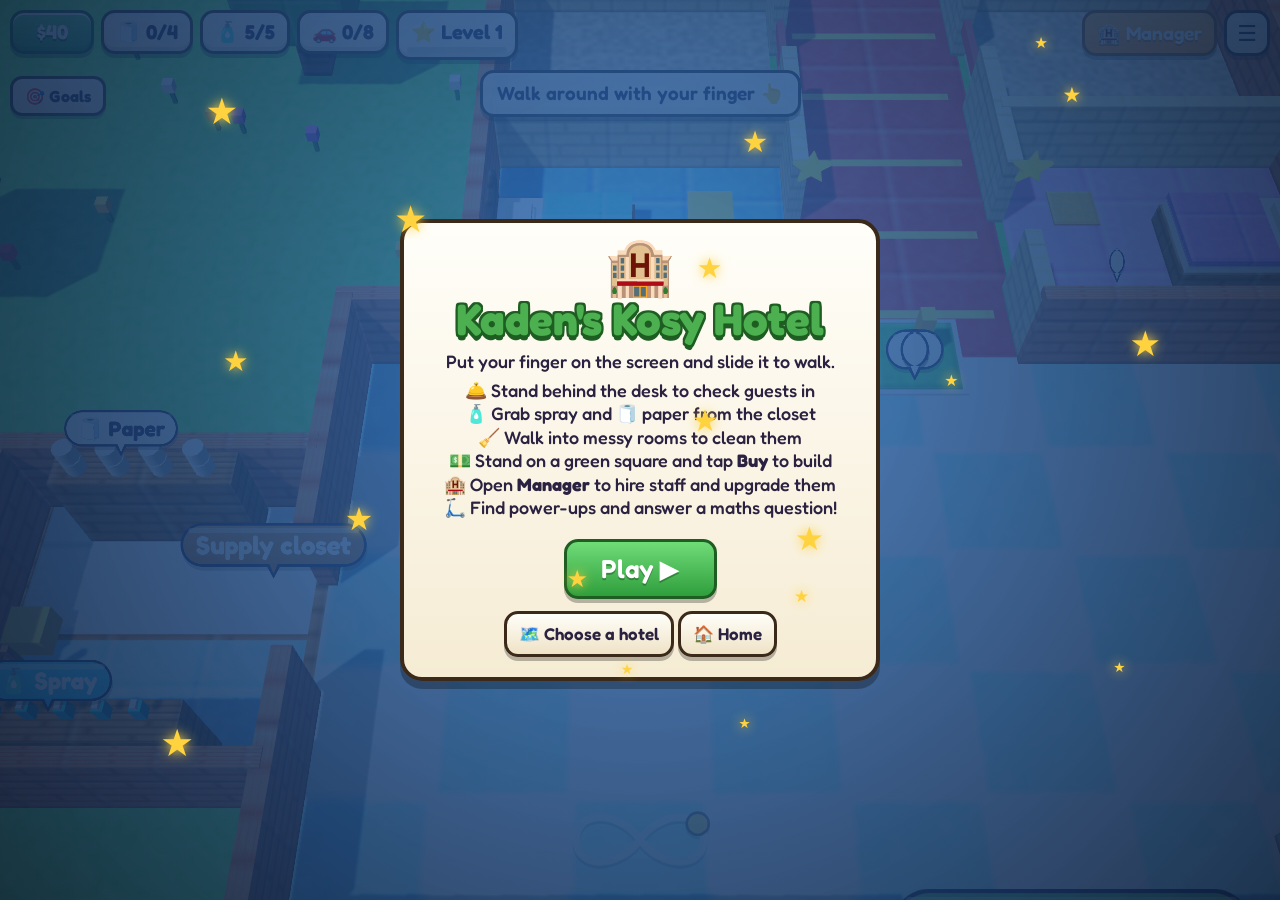
<file: hotel.html>
<!DOCTYPE html>
<!-- Built from src/hotel.html by build.py: edit the source, not this file. -->
<html lang="en">
<head>
<meta charset="utf-8">
<meta name="viewport" content="width=device-width,initial-scale=1,maximum-scale=1,user-scalable=no">
<meta name="apple-mobile-web-app-capable" content="yes">
<meta name="mobile-web-app-capable" content="yes">
<meta name="apple-mobile-web-app-title" content="Kaden's Games">
<meta name="apple-mobile-web-app-status-bar-style" content="black-translucent">
<link rel="apple-touch-icon" href="icon-180.png">
<link rel="icon" href="icon-180.png">
<link rel="manifest" href="manifest.json">
<title>Kaden's Kosy Hotel</title>
<link rel="preconnect" href="https://fonts.googleapis.com">
<link href="https://fonts.googleapis.com/css2?family=Fredoka:wght@500;600;700&display=swap" rel="stylesheet">
<style>
/* VOICE: bright blocky toy hotel for a small child
   IDEA: a voxel hotel - red-carpet corridor that splits into two wings, reception and a supply closet at the bottom
   PICTURE: the whole screen is the 3D hotel, HUD floats on top
   COLOUR/TYPE: grass green, wool colours, cash green; Fredoka for big readable labels
   LAYOUT: full-screen stage, pills top-left, hint top-centre, joystick where the finger lands, picture-maths card for power-ups */
/* engine: HUD, buttons, menus and modals styling shared by the hotel and Kaden Mart */
:root{color-scheme:light}
*{box-sizing:border-box;min-width:0;-webkit-tap-highlight-color:transparent}
html,body{margin:0;height:100%;overflow:hidden;background:#87ceeb;font:600 17px/1.3 Fredoka,"Arial Rounded MT Bold",system-ui,sans-serif;color:#2b2140;
 user-select:none;-webkit-user-select:none;-webkit-touch-callout:none;overscroll-behavior:none}
#stage{position:fixed;inset:0;touch-action:none}
#stage canvas{display:block;width:100%;height:100%}
.hud{position:fixed;top:10px;left:10px;right:10px;display:flex;gap:7px;align-items:flex-start;pointer-events:none;flex-wrap:wrap}
.pill{background:linear-gradient(#fffef9,#f1e6cc);border-radius:14px;padding:6px 12px;font-size:20px;font-weight:700;box-shadow:inset 0 -4px 0 #0000001a,inset 0 2px 0 #fff,0 4px 0 #0005;white-space:nowrap;border:3px solid #3b2a1a}
#cash{background:linear-gradient(#6fdc78,#2f9e3c);color:#fff;border-color:#1f5e22;text-shadow:0 2px 0 #1f5e22;min-width:84px;text-align:center}
.bump{animation:bump .25s ease-out}
@keyframes bump{40%{transform:scale(1.18)}}
#lvl{position:relative;padding-bottom:12px}
#lvl i{position:absolute;left:8px;right:8px;bottom:4px;height:6px;border-radius:4px;background:#0002;overflow:hidden}
#lvl i b{display:block;height:100%;width:0;background:linear-gradient(90deg,#ffd23f,#ff9f1c);transition:width .4s}
#lvl em{display:inline-block;font-style:normal;animation:twinkle 2.4s ease-in-out infinite}
@keyframes twinkle{50%{transform:rotate(18deg) scale(1.15)}}
#boosts{display:flex;gap:6px}
#boosts span{background:linear-gradient(#ffe680,#ffc21a);border-color:#8a6a00;animation:pulse 1s ease-in-out infinite}
@keyframes pulse{50%{transform:scale(1.06)}}
#hint{position:fixed;z-index:4;left:10px;right:10px;top:70px;width:fit-content;max-width:min(520px,calc(100vw - 20px));margin:0 auto;pointer-events:none;text-align:center;background:linear-gradient(#fffef9f2,#f6edd8f2);border-radius:14px;padding:8px 14px;font-size:19px;font-weight:600;box-shadow:inset 0 2px 0 #fff,0 4px 0 #0005;max-width:520px;margin:0 auto;border:3px solid #3b2a1a}
#hint.new{animation:pop .35s cubic-bezier(.2,1.6,.4,1)}
@keyframes pop{from{transform:scale(.85);opacity:.4}}
.btn{touch-action:manipulation;pointer-events:auto;background:linear-gradient(#f2557f,#c9244f);color:#fff;text-shadow:0 2px 0 #0004;border:3px solid #7a1236;border-radius:14px;padding:6px 12px;font:inherit;font-size:20px;box-shadow:0 4px 0 #0004;min-height:46px;min-width:46px;cursor:pointer}
.btn:active{transform:translateY(3px);box-shadow:0 1px 0 #0004}
.btn.small{font-size:14px;background:linear-gradient(#fffef9,#efe3c6);color:#2b2140;border-color:#3b2a1a;text-shadow:none}
#inf{position:fixed;left:50%;bottom:calc(18px + env(safe-area-inset-bottom));width:170px;translate:-50% 0;pointer-events:none;opacity:.6;transition:opacity .4s;filter:drop-shadow(0 3px 0 #0004)}
#inf.off{opacity:0}
.fx{position:fixed;z-index:5;pointer-events:none;font-size:26px;color:#fff;text-shadow:0 2px 0 #0008;animation:up 1s ease-out forwards;translate:-50% -50%;white-space:nowrap}
.fx.big{font-size:46px;animation-duration:2s}
.fx.jack{font-size:54px;color:#ffd23f;text-shadow:3px 0 0 #7a4a00,-3px 0 0 #7a4a00,0 3px 0 #7a4a00,0 -3px 0 #7a4a00,0 6px 0 #7a4a00;animation:jack 2s ease-out forwards}
@keyframes jack{0%{transform:scale(.3)}15%{transform:scale(1.25)}25%{transform:scale(1)}80%{opacity:1}100%{transform:translateY(-60px);opacity:0}}
.modal{position:fixed;inset:0;display:grid;place-items:center;background:#0006;z-index:9}
[hidden]{display:none!important}
.card{position:relative;background:linear-gradient(#fffef9,#f6ecd4);border:4px solid #3b2a1a;border-radius:22px;padding:20px 22px;width:min(480px,calc(100vw - 32px));text-align:center;box-shadow:0 8px 0 #0004}
.card h1{margin:0 0 8px;font-size:44px;line-height:1.02;color:#4cb050;text-shadow:2px 0px 0 #1f5e22,-2px 0px 0 #1f5e22,0px 2px 0 #1f5e22,0px -2px 0 #1f5e22,2px 2px 0 #1f5e22,-2px -2px 0 #1f5e22,2px -2px 0 #1f5e22,-2px 2px 0 #1f5e22,0 5px 0 #1f5e22;text-wrap:balance}
.logo{font-size:56px;line-height:1;margin:-6px 0 4px;animation:pulse 2s ease-in-out infinite}
#start{background:radial-gradient(circle at 50% 40%,#2b6fc2cc,#0b1d3ae6)}
.tw{position:fixed;color:#ffd23f;pointer-events:none;animation:twinkle2 2s ease-in-out infinite;text-shadow:0 0 12px #ffd23f}
@keyframes twinkle2{50%{opacity:.2;transform:scale(.6) rotate(40deg)}}
.card h2{margin:0 0 6px;font-size:28px;line-height:1.1}
.card p{margin:6px 0;font-size:18px;font-weight:500}
.go{margin-top:14px;font-size:26px;padding:10px 34px;background:linear-gradient(#6fdc78,#2f9e3c);border-color:#1f5e22;animation:pulse 1.4s ease-in-out infinite}
#pics{font-size:clamp(26px,5.5vw,40px);line-height:1.25;margin:8px 0;letter-spacing:1px}#pics span{white-space:nowrap;display:inline-block}
#q{font-size:clamp(34px,8vw,48px);margin:4px 0 12px;line-height:1}
.ans{display:grid;grid-template-columns:repeat(3,minmax(0,1fr));gap:10px}
.ans button{font-size:40px;padding:12px 0;background:#5aa9e6;border-color:#1d5a8a}
.ans button.wrong{background:#bbb;border-color:#777;animation:shake .3s}
#mres{min-height:1.4em;font-size:22px}
@keyframes up{to{transform:translateY(-70px);opacity:0}}
#goals{position:fixed;left:10px;top:76px;width:min(280px,46vw);z-index:4;pointer-events:none}
#gh{pointer-events:auto;font:inherit;font-size:16px;font-weight:700;background:linear-gradient(#fffef9,#f1e6cc);border:3px solid #3b2a1a;border-radius:12px;padding:4px 12px;box-shadow:0 3px 0 #0004;color:#2b2140;min-height:40px;cursor:pointer}
#glist{display:grid;gap:6px;margin-top:6px}
.goal{pointer-events:auto;background:linear-gradient(#fffef9f2,#f6edd8f2);border:3px solid #3b2a1a;border-radius:14px;padding:6px 10px;box-shadow:0 3px 0 #0004;font-size:15px;font-weight:600;line-height:1.25}
.goal small{font-weight:600;opacity:.65;white-space:nowrap}
.goal .gb{height:8px;border-radius:5px;background:#0002;overflow:hidden;margin-top:5px}.goal .gb i{display:block;height:100%;background:linear-gradient(90deg,#6fdc78,#2f9e3c);transition:width .3s}
.goal.done{background:linear-gradient(#fff6c2,#ffd23f);cursor:pointer;animation:pulse 1s ease-in-out infinite}
.goal.done b{display:block;margin-top:3px;color:#1f5e22}
#goals.min #glist{display:none}
#fade{position:fixed;inset:0;background:#fff;opacity:0;pointer-events:none;z-index:7}
#fade.go{animation:flash .6s ease-out}
@keyframes flash{0%{opacity:0}30%{opacity:.9}100%{opacity:0}}
.mgr{position:relative;background:linear-gradient(#ffb84d,#ff8c1a);border-color:#8a4a00;font-size:19px}
.mgr i{position:absolute;top:-9px;right:-9px;width:26px;height:26px;border-radius:50%;background:#e2366b;color:#fff;border:3px solid #fff;font-style:normal;font-size:15px;line-height:20px;text-align:center;animation:pulse 1s infinite}
#buy{position:fixed;left:50%;bottom:calc(86px + env(safe-area-inset-bottom));translate:-50% 0;display:flex;align-items:center;gap:12px;background:linear-gradient(#fffef9,#f1e6cc);border:3px solid #3b2a1a;border-radius:18px;padding:10px 12px 10px 14px;box-shadow:0 6px 0 #0005;z-index:6;max-width:calc(100vw - 24px);animation:pop .3s cubic-bezier(.2,1.6,.4,1)}
#buy .bi{font-size:38px;line-height:1}
#buy b{display:block;font-size:20px;line-height:1.15}
#buy small{display:block;font-size:14px;font-weight:500;opacity:.8}
#bbtn{font-size:22px;padding:8px 18px;background:linear-gradient(#6fdc78,#2f9e3c);border-color:#1f5e22;white-space:nowrap}
#bbtn[disabled],.ups .btn[disabled]{background:#d6d6d6;border-color:#999;color:#666;text-shadow:none}
.wide{width:min(660px,calc(100vw - 20px));max-height:calc(100vh - 30px);display:flex;flex-direction:column;padding:14px}
.mt{display:flex;gap:8px;justify-content:center;flex-wrap:wrap}
.mt .btn{font-size:18px;background:linear-gradient(#fffef9,#efe3c6);color:#2b2140;border-color:#3b2a1a;text-shadow:none}
.mt .btn[aria-pressed=true]{background:linear-gradient(#ffb84d,#ff8c1a);color:#fff;border-color:#8a4a00;text-shadow:0 2px 0 #0004}
.mtop{display:flex;justify-content:space-between;align-items:center;margin:10px 2px 0}
.mtop h2{margin:0;font-size:24px}
.list{overflow:auto;display:grid;gap:8px;padding:4px 2px;margin:8px 0;text-align:left;-webkit-overflow-scrolling:touch;min-height:0}
.row{display:flex;align-items:center;gap:10px;background:#fff;border:3px solid #3b2a1a;border-radius:16px;padding:8px 10px;box-shadow:0 3px 0 #0002;flex-wrap:wrap}
.row.off{opacity:.6}
.av{width:48px;height:48px;border-radius:14px;display:grid;place-items:center;font-size:26px;flex:none;border:3px solid #3b2a1a}
.nm{flex:1 1 140px}.nm b{display:block;font-size:19px;line-height:1.1}.nm small{display:block;font-size:14px;font-weight:500;opacity:.7}
.ups{display:flex;gap:6px;flex-wrap:wrap;justify-content:flex-end}
.ups .btn{font-size:15px;padding:5px 10px;min-height:42px;background:linear-gradient(#6fdc78,#2f9e3c);border-color:#1f5e22}
.ups .max{font-size:15px;color:#2e8b3a;font-weight:700;padding:0 4px}
.lockt{font-size:15px;color:#8a6a00;font-weight:700}
.hcard{display:flex;align-items:center;gap:12px;border:3px solid #3b2a1a;border-radius:18px;padding:10px 12px;box-shadow:0 3px 0 #0002;flex-wrap:wrap;color:#2b2140}
.hcard .he{font-size:40px;width:60px;height:60px;border-radius:16px;display:grid;place-items:center;border:3px solid #3b2a1a;flex:none}
.hcard.lock{filter:grayscale(.7);opacity:.75}
.sect{font-size:16px;font-weight:700;color:#8a4a00;margin:6px 4px 0}
#lvup{position:fixed;inset:0;display:grid;place-items:center;pointer-events:none;z-index:8;overflow:hidden}
#lvup .rays{position:absolute;width:160vmax;height:160vmax;background:repeating-conic-gradient(#ffd23f40 0 9deg,transparent 9deg 18deg);animation:spin 8s linear infinite;-webkit-mask:radial-gradient(circle,#000 0,transparent 55%);mask:radial-gradient(circle,#000 0,transparent 55%)}
#lvup .lt{position:relative;text-align:center;animation:pop .6s cubic-bezier(.2,1.6,.4,1)}
#lvup b{display:block;font-size:clamp(54px,11vw,100px);line-height:1;color:#ffd23f;text-shadow:3px 0px 0 #3b2a1a,-3px 0px 0 #3b2a1a,0px 3px 0 #3b2a1a,0px -3px 0 #3b2a1a,3px 3px 0 #3b2a1a,-3px -3px 0 #3b2a1a,3px -3px 0 #3b2a1a,-3px 3px 0 #3b2a1a,0 8px 0 #3b2a1a}
#lvup small{display:block;margin-top:10px;font-size:clamp(20px,3.6vw,28px);color:#fff;text-shadow:2px 0px 0 #3b2a1a,-2px 0px 0 #3b2a1a,0px 2px 0 #3b2a1a,0px -2px 0 #3b2a1a,2px 2px 0 #3b2a1a,-2px -2px 0 #3b2a1a,2px -2px 0 #3b2a1a,-2px 2px 0 #3b2a1a,0 4px 0 #3b2a1a}
.conf{position:fixed;top:-50px;pointer-events:none;z-index:8;animation:fall 2.3s ease-in forwards;text-shadow:0 2px 0 #0005}
@keyframes fall{to{transform:translateY(115vh) rotate(720deg)}}
@keyframes spin{to{transform:rotate(360deg)}}
@keyframes shake{25%{transform:translateX(-6px)}75%{transform:translateX(6px)}}
@media(max-width:600px){#hint{font-size:16px}.pill{font-size:16px;padding:5px 8px}}
.hud .grow{flex:1 1 0}
#more{min-width:46px;font-size:22px;padding:4px 10px}
#morep{position:fixed;right:10px;top:70px;z-index:8;display:grid;gap:8px;background:linear-gradient(#fffef9,#f6ecd4);border:3px solid #3b2a1a;border-radius:18px;padding:10px;box-shadow:0 6px 0 #0004;animation:pop .25s cubic-bezier(.2,1.6,.4,1)}
#morep .btn{font-size:18px;min-height:48px;justify-content:center;text-decoration:none;display:flex;align-items:center;gap:6px}
#morep #snd{background:linear-gradient(#fffef9,#efe3c6);color:#2b2140;border-color:#3b2a1a;text-shadow:none}
/* short screens (a phone on its side): smaller hint and a start card that always shows Play */
@media(max-height:500px){#hint{font-size:15px;padding:5px 10px}.pill{font-size:15px;padding:4px 8px}
 .card{padding:12px 16px;max-height:calc(100vh - 16px);overflow:auto}.logo{display:none}.card h1{font-size:32px;margin-bottom:4px}.card p{font-size:14px;margin:3px 0}#start .btn.go{margin-top:2px}}
@media(prefers-reduced-motion:reduce){.fx{animation:none;opacity:0}}
/* engine: loading screen and the soft fade between pages */
#loader{position:fixed;inset:0;z-index:99;display:grid;place-items:center;background:radial-gradient(circle at 50% 40%,#d6f2ff,#6ec6ff);transition:opacity .45s ease}
#loader.gone{opacity:0;pointer-events:none}
#loader .ld{display:flex;flex-direction:column;align-items:center;gap:6px;font:700 26px Fredoka,"Arial Rounded MT Bold",system-ui,sans-serif;color:#2b2140;text-align:center;padding:0 20px}
#loader .le{font-size:84px;line-height:1.1;animation:ldb .7s ease-in-out infinite alternate}
@keyframes ldb{to{transform:translateY(-16px) rotate(6deg)}}
#loader i{font-style:normal;font-size:18px;opacity:.75}#loader i span{animation:ldd 1.2s infinite}#loader i span:nth-child(2){animation-delay:.2s}#loader i span:nth-child(3){animation-delay:.4s}
@keyframes ldd{50%{opacity:.1}}
html.leaving body::after{content:"";position:fixed;inset:0;z-index:100;background:#bfe9ff;animation:kgleave .26s ease-in forwards}
@keyframes kgleave{from{opacity:0}to{opacity:1}}
@media(prefers-reduced-motion:reduce){#loader .le,#loader i span{animation:none}}
</style>
</head>
<body>
<div id="loader"><div class="ld"><span class="le">🏨</span>Kaden's Kosy Hotel<i>Loading<span>.</span><span>.</span><span>.</span></i></div></div>
<div id="stage"></div>
<div class="hud">
 <span class="pill" id="cash">$0</span>
 <span class="pill" id="carry">🧻 0/4</span>
 <span class="pill" id="spray">🧴 5/5</span>
 <span class="pill" id="park">🚗 0/6</span>
 <span class="pill" id="lvl"><em>⭐</em> <span id="lvt">Level 1</span><i><b id="lvlbar"></b></i></span>
 <span id="boosts"></span>
 <span class="grow"></span>
 <button class="btn mgr" id="mgr">🏨 Manager<i id="dot" hidden>!</i></button>
 <button class="btn small" id="more" aria-label="More buttons">☰</button>
</div>
<div id="hint">Walk around with your finger 👆</div>
<div id="morep" hidden>
 <button class="btn" id="snd" aria-label="Sound on or off">🔊</button>
 <a class="btn small" id="home" href="index.html">🏠 Home</a>
 <button class="btn small" id="maps">🗺️ Hotels</button>
 <button class="btn small" id="reset">Start over</button>
</div>
<div id="goals"><button id="gh">🎯 Goals</button><div id="glist"></div></div>
<div id="fade"></div>
<svg id="inf" viewBox="0 0 200 100" aria-hidden="true"><path id="infp" d="M100,50 C125,15 175,15 175,50 C175,85 125,85 100,50 C75,15 25,15 25,50 C25,85 75,85 100,50Z" fill="none" stroke="#fff" stroke-width="9" stroke-linecap="round"/>
 <circle r="13" fill="#ffd23f" stroke="#3b2a1a" stroke-width="3"><animateMotion dur="2.6s" repeatCount="indefinite"><mpath href="#infp"/></animateMotion></circle></svg>
<div id="lvup" hidden><div class="rays"></div><div class="lt"><b id="lvn">LEVEL 2!</b><small id="lvnew"></small></div></div>
<div class="modal" id="start"><div class="card">
 <div class="logo" id="hlogo">🏨</div>
 <h1 id="htitle">Kaden's Kosy Hotel</h1>
 <p>Put your finger on the screen and slide it to walk.</p>
 <p>🛎️ Stand behind the desk to check guests in<br>🧴 Grab spray and 🧻 paper from the closet<br>🧹 Walk into messy rooms to clean them<br>💵 Stand on a green square and tap <b>Buy</b> to build<br>🏨 Open <b>Manager</b> to hire staff and upgrade them<br>🛴 Find power-ups and answer a maths question!</p>
 <button class="btn go" id="go">Play ▶</button><br>
 <button class="btn small" id="maps0" style="margin-top:12px;font-size:17px">🗺️ Choose a hotel</button>
 <a class="btn small" href="index.html" style="margin-top:12px;font-size:17px;display:inline-grid;place-items:center;text-decoration:none">🏠 Home</a>
</div></div>
<div class="modal" id="menu" hidden><div class="card wide">
 <div class="mt" id="mtabs"><button class="btn" data-tab="staff" aria-pressed="true">👥 Staff</button><button class="btn" data-tab="hotel" aria-pressed="false">⭐ Hotel upgrades</button></div>
 <div class="mtop"><h2 id="mtitle">Your team</h2><span class="pill" id="mcash" style="background:linear-gradient(#6fdc78,#2f9e3c);color:#fff;border-color:#1f5e22">$0</span></div>
 <div class="list" id="mlist"></div>
 <button class="btn small" id="mclose">Back to the hotel ▶</button>
</div></div>
<div id="buy" hidden><div class="bi" id="bicon">🛏️</div><div><b id="bname">New bedroom</b><small id="bsub">Tap to build</small></div><button class="btn" id="bbtn">$56</button></div>
<div class="modal" id="hotels" hidden><div class="card wide">
 <div class="mtop" style="margin-top:0"><h2>🗺️ Your hotels</h2></div>
 <p style="margin:4px 0 0;font-size:16px">Each hotel has its own money and level. Get a hotel to <b>Level 8</b> to open the next one!</p>
 <div class="list" id="hlist"></div>
 <button class="btn small" id="hclose">Back ▶</button>
</div></div>
<div class="modal" id="pu" hidden><div class="card">
 <h2 id="putitle">🛴 Scooter!</h2>
 <div id="pics"></div><div id="q"></div>
 <div class="ans" id="ans"></div>
 <p id="mres"></p>
 <button class="btn small" id="puclose">Not now</button>
</div></div>
<script src="three.min.js"></script>
<script>
{
/* engine: keep saves safe and let the games work offline */
try{if(navigator.storage&&navigator.storage.persist)navigator.storage.persisted().then(p=>p||navigator.storage.persist()).catch(()=>{})}catch(e){}
try{if('serviceWorker' in navigator&&(location.protocol==='https:'||location.hostname==='localhost')&&!/claude|anthropic/.test(location.hostname))navigator.serviceWorker.register('sw.js').catch(()=>{})}catch(e){}
const $=id=>document.getElementById(id);
/* ---------- hotels: each one has its own save, look and money multiplier ---------- */
const LVL_T=[0,3,8,15,24,35,50,70,95,125,160,200,250,310,380,460,550,650,760,880];
const HOTELS=[
 {id:'kosy',key:'kadenHotel2',name:"Kaden's Kosy Hotel",emoji:'🏨',mult:1,sign:'#4cb050',sky:'#8fd3f7',ground:'#5dbb46',far:'#58a845',brick:'#d97a4a',check:'#8fd3f4',carpet:'#c8323a',fog:[48,95],blurb:'The first hotel'},
 {id:'beach',key:'kadenHotel2_beach',name:"Kaden's Beach Hotel",emoji:'🏖️',mult:1.6,need:'kosy',sign:'#14a3a3',sky:'#7fd6ff',ground:'#f2d38b',far:'#3fb5e8',brick:'#f2c78f',check:'#7fe0d6',carpet:'#14a3a3',fog:[50,100],blurb:'Sand, sea and palm trees'},
 {id:'snow',key:'kadenHotel2_snow',name:"Kaden's Snow Lodge",emoji:'🏔️',mult:2.4,need:'beach',sign:'#3a6ea5',sky:'#cfe6f5',ground:'#eef6fb',far:'#e8f2f8',brick:'#8b5a2b',check:'#ffcfa1',carpet:'#b3263a',fog:[36,80],blurb:'Snowmen, pine trees and falling snow',logs:1}];
const UNLOCK_LV=8;
const lvOfSave=k=>{try{const s=JSON.parse(localStorage.getItem(k)||'null');return s?LVL_T.filter(t=>(s.served||0)>=t).length:0}catch(e){return 0}};
const unlocked=h=>!h.need||lvOfSave(HOTELS.find(x=>x.id===h.need).key)>=UNLOCK_LV;
let TH=HOTELS[0];try{const a=HOTELS.find(h=>h.id===localStorage.getItem('kadenActive'));if(a&&unlocked(a))TH=a}catch(e){}
const KEY=TH.key;
// look of the world for the shared engine (textures, sky, fog)
const ENV={ground:TH.ground,groundNoise:TH.id==='kosy'?.14:.07,check:TH.check,sky:TH.sky,fog:TH.fog};
document.title=TH.name;
/* build order: the main corridor first, then the wings of the T. Each plot already knows what it will be. */
const ORDER=[['m',-1,0,'room'],['m',1,0,'room'],['m',-1,1,'room'],['m',1,1,'loo'],['m',-1,2,'room'],['m',1,2,'snack'],['m',-1,3,'room'],['m',1,3,'room'],
 ['n',0,'room'],['n',-5,'room'],['n',5,'loo'],['s',-10.5,'room'],['s',10.5,'snack'],['n',-10,'room'],['n',10,'room'],['s',-15.5,'loo'],['s',15.5,'room'],['n',-15,'room'],['n',15,'snack'],
 ['n',-20,'room'],['n',20,'room'],['s',-20.5,'room'],['s',20.5,'snack'],['n',-25,'loo'],['n',25,'room'],['s',-25.5,'room'],['s',25.5,'room'],
 // floor 2: one long hallway, rooms along the top, big family suites along the bottom
 ['f2n',-2.5,'room'],['f2n',2.5,'room'],['f2s',7.25,'suite'],['f2n',-7.5,'room'],['f2n',7.5,'loo'],['f2s',-7.25,'suite'],
 ['f2n',-12.5,'room'],['f2n',12.5,'snack'],['f2s',15.75,'suite'],['f2n',-17.5,'room'],['f2n',17.5,'room'],['f2s',-15.75,'suite']];
const OX=150;// floor 2 is built off to the side and reached by the lift
const NP=ORDER.length,PLV=[1,1,1,1,2,2,3,3,4,4,5,5,6,6,7,7,8,8,9,10,10,11,11,12,12,13,13, 7,7,7,8,8,9,9,10,11,12,13,14];
const DEF={park:0,floors:1,stats:{},goals:[],coins:40,pile:0,built:[1,1],sp:{},rt:{},tp:{},stalls:[1,0,0],staff:{},rest:0,tables:2,food:0,fountain:0,snackUp:0,goldLoo:0,shoes:0,bag:0,beds:0,served:0,paid:{},mute:false};
let G=JSON.parse(JSON.stringify(DEF));
try{const s=JSON.parse(localStorage.getItem(KEY)||'null');if(s&&s.built)G=Object.assign(G,s)}catch(e){}
// older saves had one Shauna and one Jay
if(G.shauna&&!G.maids)G.maids=1;if(G.jay&&!G.jans)G.jans=1;delete G.shauna;delete G.jay;if(!G.staff)G.staff={};
const save=()=>{try{localStorage.setItem(KEY,JSON.stringify(G))}catch(e){}};
const LEVELS=LVL_T;
const level=()=>LEVELS.filter(t=>G.served>=t).length;
const boost={speed:0,cash:0,magnet:0};
function pick(a){return a[Math.random()*a.length|0]}

/* ---------- sound ---------- */
/* engine: tiny Web Audio beeps and jingles (respects G.mute) */
let ac=null;
function tone(f,d=.12,type='sine',when=0,vol=.14){if(G.mute)return;try{ac=ac||new (window.AudioContext||window.webkitAudioContext)();
 const o=ac.createOscillator(),g=ac.createGain(),t=ac.currentTime+when;o.type=type;o.frequency.setValueAtTime(f,t);
 g.gain.setValueAtTime(vol,t);g.gain.exponentialRampToValueAtTime(.001,t+d);o.connect(g).connect(ac.destination);o.start(t);o.stop(t+d)}catch(e){}}
const sfx={cash:()=>tone(1200+Math.random()*300,.05,'square',0,.04),ding:()=>{tone(1175,.3);tone(1568,.3,'sine',.1)},
 pop:()=>tone(700,.07,'triangle'),clean:()=>{tone(784,.1);tone(1047,.1,'sine',.08);tone(1319,.18,'sine',.16)},
 sad:()=>{tone(330,.15,'triangle');tone(247,.25,'triangle',.12)},build:()=>{[523,659,784,1047].forEach((f,i)=>tone(f,.18,'triangle',i*.09))},
 level:()=>{[523,659,784,1047,1319,1568].forEach((f,i)=>tone(f,.2,'square',i*.08,.07))},no:()=>tone(180,.15,'sawtooth',0,.08),
 pu:()=>{[880,1109,1319,1760].forEach((f,i)=>tone(f,.1,'square',i*.05,.06))}};

/* ---------- pixel textures ---------- */
/* engine: pixel-art canvas textures and the shared material cache (needs ENV) */
function shade(hex,a){const n=parseInt(hex.slice(1),16);const f=v=>Math.max(0,Math.min(255,Math.round(v+a*255)));
 return `rgb(${f(n>>16)},${f(n>>8&255)},${f(n&255)})`}
function pix(base,vary,draw,w=16,h=16,edge){const c=document.createElement('canvas');c.width=w;c.height=h;const x=c.getContext('2d');
 for(let i=0;i<w;i++)for(let j=0;j<h;j++){x.fillStyle=shade(base,(Math.random()-.5)*vary*.6);x.fillRect(i,j,1,1)}
 if(draw)draw(x);
 if(edge){x.fillStyle='rgba(255,255,255,.16)';x.fillRect(0,0,w,1);x.fillRect(0,0,1,h);x.fillStyle='rgba(0,0,0,.14)';x.fillRect(0,h-1,w,1);x.fillRect(w-1,0,1,h)}
 const t=new THREE.CanvasTexture(c);t.magFilter=THREE.NearestFilter;t.minFilter=THREE.NearestMipmapLinearFilter;t.anisotropy=ANISO;t.wrapS=t.wrapT=THREE.RepeatWrapping;return t}
const planks=c=>x=>{x.fillStyle=c;for(let y=3;y<16;y+=4)x.fillRect(0,y,16,1);[[4,0],[11,4],[2,8],[9,12]].forEach(([a,b])=>x.fillRect(a,b,1,3))};
const bricks=c=>x=>{x.fillStyle=c;for(let y=3;y<16;y+=4){x.fillRect(0,y,16,1);const o=(y/4|0)%2?0:8;x.fillRect(o,y-3,1,3)}};
const tiles=c=>x=>{x.fillStyle=c;x.fillRect(0,7,16,1);x.fillRect(7,0,1,16);x.fillRect(0,15,16,1);x.fillRect(15,0,1,16)};
const BASE={};
function tex(key){if(BASE[key])return BASE[key];let t;
 if(key==='grass')t=pix(ENV.ground,ENV.groundNoise);
 else if(key==='checker')t=pix('#f4f1e8',.05,x=>{for(let i=0;i<16;i++)for(let j=0;j<16;j++)if(((i>>3)+(j>>3))%2){x.fillStyle=shade(ENV.check,(Math.random()-.5)*.06);x.fillRect(i,j,1,1)}});
 else if(key==='gravel')t=pix('#a89f91',.25);
 else if(key.startsWith('plank:')){const c=key.slice(6);t=pix(c,.08,planks(shade(c,-.14)),16,16,1)}
 else if(key.startsWith('brick:')){const c=key.slice(6);t=pix(c,.08,bricks(shade(c,-.16)),16,16,1)}
 else if(key.startsWith('tile:')){const c=key.slice(5);t=pix(c,.05,tiles(shade(c,-.12)),16,16,1)}
 else if(key.startsWith('wool:'))t=pix(key.slice(5),.09,null,16,16,1);
 else if(key==='bill')t=pix('#4cb050',.06,x=>{x.fillStyle='#1f6e2a';x.fillRect(0,0,32,1);x.fillRect(0,15,32,1);x.fillRect(0,0,1,16);x.fillRect(31,0,1,16);
  x.fillStyle='#a5e3a0';x.fillRect(12,4,8,8);x.fillStyle='#1f6e2a';x.font='bold 9px sans-serif';x.textAlign='center';x.fillText('$',16,11);
  x.fillStyle='#2e8b3a';x.fillRect(3,6,4,4);x.fillRect(25,6,4,4)},32,16);
 return BASE[key]=t}
const TM={};
function tm(key,rx=1,ry=1){const k=key+'|'+rx.toFixed(1)+'|'+ry.toFixed(1);if(TM[k])return TM[k];
 const t=tex(key).clone();t.needsUpdate=true;t.repeat.set(rx,ry);return TM[k]=new THREE.MeshLambertMaterial({map:t})}
const MC={};const mat=c=>typeof c!=='string'?c:(MC[c]||(MC[c]=new THREE.MeshLambertMaterial({color:c})));

/* ---------- three setup ---------- */
/* engine: renderer, scene, camera, sun and the box/plane helpers (needs ENV) */
const renderer=new THREE.WebGLRenderer({antialias:true,powerPreference:'high-performance'});
renderer.setPixelRatio(Math.min(devicePixelRatio,1.5));
renderer.shadowMap.enabled=true;renderer.shadowMap.type=THREE.PCFSoftShadowMap;
const ANISO=Math.min(8,renderer.capabilities.getMaxAnisotropy());
$('stage').appendChild(renderer.domElement);
const scene=new THREE.Scene();scene.background=new THREE.Color(ENV.sky);if(ENV.fog)scene.fog=new THREE.Fog(ENV.sky,ENV.fog[0],ENV.fog[1]);
const cam=new THREE.PerspectiveCamera(42,1,.1,200);
scene.add(new THREE.HemisphereLight(0xe8f6ff,0x8f7d62,.78));
const sun=new THREE.DirectionalLight(0xfff1d6,.78);sun.castShadow=true;sun.shadow.bias=-.0006;sun.shadow.normalBias=.02;
sun.shadow.mapSize.set(2048,2048);Object.assign(sun.shadow.camera,{left:-22,right:22,top:22,bottom:-22,far:90});scene.add(sun);scene.add(sun.target);
function add(m,p,x,y,z){m.position.set(x,y,z);m.castShadow=m.receiveShadow=true;(p||scene).add(m);return m}
const GC={};const geo=(w,h,d)=>{const k=w+','+h+','+d;return GC[k]||(GC[k]=new THREE.BoxGeometry(w,h,d))};// shared shapes: no leaks as guests come and go
const box=(w,h,d,c,x,y,z,p)=>add(new THREE.Mesh(geo(w,h,d),mat(c)),p,x,y,z);
const cylm=(r,h,c,x,y,z,p)=>add(new THREE.Mesh(new THREE.CylinderGeometry(r,r,h,12),mat(c)),p,x,y,z);
function plane(w,d,m,x,z,y=.01){const p=new THREE.Mesh(new THREE.PlaneGeometry(w,d),mat(m));p.rotation.x=-Math.PI/2;p.position.set(x,y,z);p.receiveShadow=true;scene.add(p);return p}

/* ---------- labels ---------- */
/* engine: speech-bubble labels, the progress ring and sparkle stars */
function rr(x,X,Y,w,h,r){x.beginPath();x.moveTo(X+r,Y);x.arcTo(X+w,Y,X+w,Y+h,r);x.arcTo(X+w,Y+h,X,Y+h,r);x.arcTo(X,Y+h,X,Y,r);x.arcTo(X,Y,X+w,Y,r);x.closePath()}
const LIGHT=['#fffaf0','#ffd23f','#dddddd'];
const LABELS=new Set();
function killLabel(s){scene.remove(s);LABELS.delete(s);s.material.map.dispose();s.material.dispose()}
function label(text,bg='#fffaf0',scale=1.3){const c=document.createElement('canvas');c.width=512;c.height=200;const t=new THREE.CanvasTexture(c);t.minFilter=THREE.LinearFilter;
 const s=new THREE.Sprite(new THREE.SpriteMaterial({map:t,depthTest:false,transparent:true,fog:false}));const h=scale*1.3;s.scale.set(h*2.56,h,1);s.renderOrder=10;
 s.userData={c,t,txt:null,bg};setLabel(s,text);scene.add(s);LABELS.add(s);return s}
// a rounded speech bubble with a dark outline, soft shadow, top shine and a little pointer
function setLabel(s,text,bg){const u=s.userData;bg=bg||u.bg;if(u.txt===text&&u.cur===bg)return;u.txt=text;u.cur=bg;
 const x=u.c.getContext('2d'),dark='#2b2140';x.clearRect(0,0,512,200);x.font='700 60px Fredoka, system-ui, sans-serif';
 const tw=Math.min(420,x.measureText(text).width),w=tw+72,h=102,X=256-w/2,Y=28;
 x.fillStyle='rgba(0,0,0,.22)';rr(x,X+2,Y+9,w,h,h/2);x.fill();
 x.fillStyle=dark;x.beginPath();x.moveTo(238,Y+h-6);x.lineTo(274,Y+h-6);x.lineTo(256,Y+h+28);x.closePath();x.fill();rr(x,X,Y,w,h,h/2);x.fill();
 const g=x.createLinearGradient(0,Y,0,Y+h);g.addColorStop(0,shade(bg,.1));g.addColorStop(1,bg);x.fillStyle=g;rr(x,X+6,Y+6,w-12,h-12,(h-12)/2);x.fill();
 x.fillStyle=bg;x.beginPath();x.moveTo(245,Y+h-9);x.lineTo(267,Y+h-9);x.lineTo(256,Y+h+16);x.closePath();x.fill();
 x.fillStyle='rgba(255,255,255,.42)';rr(x,X+18,Y+11,w-36,13,6.5);x.fill();
 x.fillStyle=LIGHT.includes(bg)?dark:'#fff';x.textAlign='center';x.textBaseline='middle';x.fillText(text,256,Y+h/2+4,420);u.t.needsUpdate=true}
const ringC=document.createElement('canvas');ringC.width=ringC.height=128;const ringT=new THREE.CanvasTexture(ringC);
const ring=new THREE.Sprite(new THREE.SpriteMaterial({map:ringT,depthTest:false,transparent:true}));ring.scale.set(1.3,1.3,1);ring.renderOrder=11;scene.add(ring);
function setRing(p){const x=ringC.getContext('2d');x.clearRect(0,0,128,128);x.lineWidth=18;x.strokeStyle='#ffffffcc';x.beginPath();x.arc(64,64,48,0,7);x.stroke();
 x.strokeStyle='#4cb050';x.beginPath();x.arc(64,64,48,-Math.PI/2,-Math.PI/2+p*Math.PI*2);x.stroke();ringT.needsUpdate=true}

/* ---------- sparkle stars (bursts on every good moment) ---------- */
const starC=document.createElement('canvas');starC.width=starC.height=64;
{const x=starC.getContext('2d');x.translate(32,33);x.beginPath();for(let k=0;k<10;k++){const r=k%2?12:28,a=-Math.PI/2+k*Math.PI/5;x.lineTo(Math.cos(a)*r,Math.sin(a)*r)}x.closePath();
 const g=x.createRadialGradient(-3,-6,2,0,0,30);g.addColorStop(0,'#fffbe0');g.addColorStop(.5,'#ffd23f');g.addColorStop(1,'#ff9f1c');x.fillStyle=g;x.fill();x.lineJoin='round';x.lineWidth=4;x.strokeStyle='#8a5a00';x.stroke()}
const starT=new THREE.CanvasTexture(starC);
const SPARK=Array.from({length:80},()=>{const s=new THREE.Sprite(new THREE.SpriteMaterial({map:starT,transparent:true,depthWrite:false,fog:false}));s.visible=false;s.renderOrder=12;scene.add(s);return{s,life:0,max:1,sz:.5,v:new THREE.Vector3()}});
let sparkI=0;
function stars(x,y,z,n=10,pow=3){for(let k=0;k<n;k++){const p=SPARK[sparkI++%SPARK.length],a=Math.random()*Math.PI*2,sp=pow*(.4+Math.random()*.8);
 p.s.position.set(x,y,z);p.v.set(Math.cos(a)*sp*.7,pow*(.9+Math.random()*.9),Math.sin(a)*sp*.7);p.life=1;p.max=.7+Math.random()*.6;p.sz=.3+Math.random()*.35;p.s.visible=true}}
function stepStars(dt){for(const p of SPARK){if(!p.s.visible)continue;p.life-=dt/p.max;if(p.life<=0){p.s.visible=false;continue}
 p.v.y-=7*dt;p.s.position.addScaledVector(p.v,dt);const k=p.sz*(p.life>.85?(1-p.life)/.15:1);p.s.scale.set(k,k,1);p.s.material.opacity=Math.min(1,p.life*2.5);p.s.material.rotation+=dt*5}}
const starShape=new THREE.Shape();for(let k=0;k<10;k++){const r=k%2?.1:.24,a=Math.PI/2+k*Math.PI/5,X=Math.cos(a)*r,Y=Math.sin(a)*r;k?starShape.lineTo(X,Y):starShape.moveTo(X,Y)}
const star3G=new THREE.ExtrudeGeometry(starShape,{depth:.06,bevelEnabled:true,bevelThickness:.025,bevelSize:.025,bevelSegments:1});star3G.center();
const star3M=new THREE.MeshLambertMaterial({color:'#ffd23f',emissive:'#8a5a00'});

/* ---------- world ----------
   lobby x -10..14, z 0..10 · closet x -15..-10, z 3..8
   main corridor x -2..2, z -20..0 · cross corridor x -18..18, z -24..-20 (the T) */
const C=[];
const LINES=[];
/* engine: de-duplicated wall lines (stops overlapping walls flickering) */
function wall(x1,z1,x2,z2,key='plank:#e8d9a8',h=1.6){const horiz=x2-x1>=z2-z1,c=horiz?(z1+z2)/2:(x1+x2)/2;
 let segs=[[horiz?x1:z1,horiz?x2:z2]];
 for(const L of LINES)if(L.horiz===horiz&&Math.abs(L.c-c)<.2)segs=segs.flatMap(([a,b])=>{if(L.b<=a||L.a>=b)return[[a,b]];const o=[];if(L.a>a)o.push([a,L.a]);if(L.b<b)o.push([L.b,b]);return o});
 LINES.push({horiz,c,a:horiz?x1:z1,b:horiz?x2:z2});
 h+=(LINES.length%5)*.006;// tiny height differences so corner tops never flicker
 segs.filter(([a,b])=>b-a>.05).forEach(([a,b])=>{const len=b-a,cx=horiz?(a+b)/2:c,cz=horiz?c:(a+b)/2,w=horiz?len:.3,d=horiz?.3:len;
  box(w,h,d,tm(key,len/1.2,h/1.2),cx,h/2,cz);C.push({x1:cx-w/2,x2:cx+w/2,z1:cz-d/2,z2:cz+d/2,on:true})})}
plane(220,220,tm('grass',110,110),0,-12,-.02);
plane(4,10,tm('gravel',2,5),0,15,-.01);
plane(24,10,tm('checker',6,2.5),2,5);
plane(4,20,tm('wool:'+TH.carpet,2,10),0,-10,.015);
plane(56,4,tm('wool:'+TH.carpet,28,2),0,-22,.014);
for(let z=-19;z<0;z+=2)plane(3.2,.2,tm('wool:#f2c14e'),0,z,.02);
for(let x=-27;x<=27;x+=2)if(Math.abs(x)>2)plane(.2,3.2,tm('wool:#f2c14e'),x,-22,.02);
plane(6,8,tm('tile:#bfeaea',4,5),17,5,.016);
plane(5,5,tm('plank:#b8763a',3,3),-12.5,5.5,.016);
function tree(x,z){
 if(TH.id==='beach'){[0,1,2,3].forEach(k=>box(.45,.9,.45,tm('plank:#a8743f',.4,.8),x+k*.12,.45+k*.9,z));const tx=x+.4,ty=3.8;
  [[1.6,.18,.6],[.6,.18,1.6]].forEach(([w,h,d])=>{box(w*1.6,h,d,tm('wool:#3fae5a'),tx,ty,z);box(d,h,w*1.6,tm('wool:#3fae5a'),tx,ty,z)});box(.35,.35,.35,'#7a5230',tx+.2,ty-.3,z+.1);return}
 if(TH.id==='snow'){box(.5,1,.5,tm('plank:#6b4a2b',.4,.8),x,.5,z);[[2.4,1.1],[1.8,2],[1.1,2.8]].forEach(([w,y])=>{box(w,.8,w,tm('wool:#2f6b3a',2,1),x,y,z);box(w*.7,.16,w*.7,'#ffffff',x,y+.46,z)});return}
 box(.6,1.6,.6,tm('plank:#7a5230',.5,1.3),x,.8,z);box(2.2,1.6,2.2,tm('wool:#3f9f3a',2,1.5),x,2.2,z);box(1.2,.8,1.2,tm('wool:#4fb846'),x,3.3,z)}
function deco(x,z,k){
 if(TH.id==='beach'){if(k%4===0){box(.08,1.6,.08,'#ffffff',x,.8,z).castShadow=false;const c=FL[k%5];box(1.6,.12,1.6,c,x,1.6,z);box(1.1,.1,1.1,'#ffffff',x,1.68,z)}else if(k%4===1)box(.8,.03,1.6,pick(['#ff4d4d','#5aa9e6','#ffd23f']),x,.02,z).castShadow=false;else box(.25,.15,.25,'#fff3c4',x,.07,z).castShadow=false;return}
 if(TH.id==='snow'){if(k%6===0){box(.9,.9,.9,'#ffffff',x,.45,z);box(.65,.65,.65,'#ffffff',x,1.2,z);box(.1,.1,.3,'#ff8a3d',x,1.2,z+.4);box(.5,.12,.5,'#2b2140',x,1.6,z);box(.7,.12,.12,'#e2366b',x,.95,z+.2)}else box(.5,.25,.5,'#ffffff',x,.12,z).castShadow=false;return}
 box(.08,.4,.08,'#3f9f3a',x,.2,z).castShadow=false;box(.22,.22,.22,FL[k%5],x,.45,z).castShadow=false}
[[-30,14],[30,14],[-30,19],[30,19],[-18,4],[23,4],[-12,-8],[-21,-12],[-31,-26],[31,-26],[-10,-35],[10,-35],[0,-36],[-18,-2],[-14,-12],[24,-8],[31,-14],[-31,-14],[24,6]].forEach(([x,z])=>tree(x,z));
const FL=['#ff4d4d','#ffd23f','#ffffff','#b56bff','#ff8ad8'];
for(let k=0;k<80;k++){const x=(Math.random()-.5)*56,z=(Math.random()-.5)*66-12;
 if(x>-29&&x<29&&z>-31&&z<11)continue;if(Math.abs(x)<28&&z>9&&z<24)continue;if(TH.id==='beach'&&z>23)continue;deco(x,z,k)}
for(let k=0;k<14;k++){const x=-(8.6+Math.random()*9),z=-1-Math.random()*12;if(Math.abs(x)>14&&z>-1)continue;deco(x,z,k+1)}
// beach: the sea beyond the road, with a line of foam; snow: falling snowflakes near the camera
if(TH.id==='beach'){plane(240,120,mat(new THREE.MeshLambertMaterial({color:'#3fb5e8',transparent:true,opacity:.95})),0,85,.004);plane(240,1.2,mat('#e8fbff'),0,25.6,.006)}
const snowPts=TH.id==='snow'?(()=>{const n=700,pos=new Float32Array(n*3);for(let i=0;i<n;i++){pos[i*3]=(Math.random()-.5)*60;pos[i*3+1]=Math.random()*25;pos[i*3+2]=(Math.random()-.5)*60}
 const g=new THREE.BufferGeometry();g.setAttribute('position',new THREE.BufferAttribute(pos,3));const pts=new THREE.Points(g,new THREE.PointsMaterial({color:'#ffffff',size:.22,transparent:true,opacity:.9}));scene.add(pts);return pts})():null;
const OW=TH.logs?'plank:'+TH.brick:'brick:'+TH.brick;
wall(-10.15,-.15,-1.85,.15,OW,1.8);wall(1.85,-.15,10,.15,OW,1.8);wall(12,-.15,20.15,.15,OW,1.8);
wall(-10.15,0,-9.85,4.6,OW,1.8);wall(-10.15,6.4,-9.85,10,OW,1.8);wall(13.85,0,14.15,4.2,OW,1.8);wall(13.85,5.8,14.15,10,OW,1.8);
// bathroom room off the right of the lobby
wall(14,.85,20.15,1.15,OW,1.8);wall(14,8.85,20.15,9.15,OW,1.8);wall(19.85,1,20.15,9,OW,1.8);
wall(-10,9.85,-2,10.15,OW,1.3);wall(2,9.85,14,10.15,OW,1.3);
wall(-28.15,-24,-27.85,-20,OW,1.8);wall(27.85,-24,28.15,-20,OW,1.8);
wall(-28,-24.15,-27.5,-23.85,OW,1.8);wall(27.5,-24.15,28,-23.85,OW,1.8);
// supply closet
wall(-15.15,3,-14.85,8,OW,1.8);wall(-15,2.85,-10,3.15,OW,1.8);wall(-15,7.85,-10,8.15,OW,1.8);
const signL=label(TH.name.toUpperCase(),TH.sign,1.3);signL.position.set(0,2.5,10.4);
const closetL=label('Supply closet','#b8763a',.9);closetL.position.set(-10,2.8,5.5);
const rollGeo=new THREE.CylinderGeometry(.16,.16,.28,10),rollMat=mat('#ffffff');
const sprayGeo=new THREE.BoxGeometry(.16,.3,.16),sprayMat=mat('#2ec4f1');
box(2.8,1.8,.6,tm('plank:#a0662f',2,1.5),-12.6,.9,3.5);C.push({x1:-14,x2:-11.2,z1:3.15,z2:3.8,on:true});
for(let a=0;a<4;a++)for(let b=0;b<2;b++){const m=new THREE.Mesh(rollGeo,rollMat);m.position.set(-13.6+a*.65,1.95+b*.3,3.5);scene.add(m)}
box(2.8,1.8,.6,tm('plank:#a0662f',2,1.5),-12.6,.9,7.5);C.push({x1:-14,x2:-11.2,z1:7.2,z2:7.85,on:true});
for(let a=0;a<5;a++){const m=new THREE.Mesh(sprayGeo,sprayMat);m.position.set(-13.7+a*.5,1.95,7.4);scene.add(m);box(.08,.08,.12,'#ffffff',-13.7+a*.5,2.14,7.4)}
box(.6,.5,.6,'#ffd23f',-14.4,.25,5.5);box(.1,1.2,.1,'#a0662f',-14.2,.6,6.2);box(.4,.12,.3,'#ffd23f',-14.2,.08,6.2);
const CLOSET={x:-12.4,z:5.5},CDOOR={x:-9,z:5.5},PAPERSPOT={x:-12.4,z:4.4},SPRAYSPOT={x:-12.4,z:6.6};
plane(4.6,2.3,tm('wool:#ffffff',3,1.5),-12.5,4.3,.02);plane(4.6,2.3,tm('wool:#9bd4ff',3,1.5),-12.5,6.7,.02);
const paperL=label('🧻 Paper',undefined,.8);paperL.position.set(-12.6,2.7,3.5);const sprayL=label('🧴 Spray','#2ec4f1',.8);sprayL.position.set(-12.6,2.7,7.4);

/* ---------- plots (each has a door, an inward direction u and a sideways direction v) ---------- */
const WOOL=['#5aa9e6','#ff8ad8','#7bd35a','#ffd23f','#ff9f43','#4dd2d2','#b56bff','#ff6b6b','#9bd4ff','#c8f169','#ffb3c7','#8fe3b0','#ffc26b','#a3b8ff','#f7a8ff','#7fe0ff','#ffe066','#b0f2b4','#ffb37a'];
const plots=ORDER.map((o,i)=>{let p;
 if(o[0]==='m'){const side=o[1],zc=-2.5-5*o[2];p={dx:side*2,dz:zc,ux:side,uz:0,vx:0,vz:1,cross:false,type:o[3]}}
 else if(o[0]==='n')p={dx:o[1],dz:-24,ux:0,uz:-1,vx:1,vz:0,cross:true,type:o[2]};
 else if(o[0]==='s')p={dx:o[1],dz:-20,ux:0,uz:1,vx:1,vz:0,cross:true,type:o[2]};
 else if(o[0]==='f2n')p={dx:OX+o[1],dz:0,ux:0,uz:-1,vx:1,vz:0,fl:1,type:o[2]};
 else p={dx:OX+o[1],dz:4,ux:0,uz:1,vx:1,vz:0,fl:1,hw:4.25,type:o[2]};
 p.fl=p.fl||0;p.hw=p.hw||2.5;const hw=p.hw;
 p.i=i;p.cp=LP(p,-2,0);p.din=LP(p,1,0);p.face=Math.atan2(-p.ux,-p.uz);
 const P=(du,dv)=>LP(p,du,dv);
 wallP(p,0,-hw,0,-.85);wallP(p,0,.85,0,hw);wallP(p,0,-hw,6,-hw);wallP(p,0,hw,6,hw);wallP(p,6,-hw,6,hw,OW,1.8);
 const c=P(3,0),ax=Math.abs(p.ux)>.5,fw=2*hw-.3;p.floor=plane(ax?5.7:fw,ax?fw:5.7,tm('gravel',3,2.5),c.x,c.z,.02);
 p.tape=bx(p,.15,.3,1.7,'#ff4d4d',0,.8,0);const t1=P(-.2,-.85),t2=P(.2,.85);
 p.tapeCol={x1:Math.min(t1.x,t2.x),x2:Math.max(t1.x,t2.x),z1:Math.min(t1.z,t2.z),z2:Math.max(t1.z,t2.z),on:true};C.push(p.tapeCol);
 return p});
function LP(p,du,dv){return{x:p.dx+p.ux*du+p.vx*dv,z:p.dz+p.uz*du+p.vz*dv}}
function bx(p,su,h,sv,c,du,y,dv,par){const w=LP(p,du,dv),ax=Math.abs(p.ux)>.5;return box(ax?su:sv,h,ax?sv:su,c,w.x,y,w.z,par)}
function wallP(p,a1,b1,a2,b2,key,h){const A=LP(p,a1,b1),B=LP(p,a2,b2);return wall(Math.min(A.x,B.x),Math.min(A.z,B.z),Math.max(A.x,B.x),Math.max(A.z,B.z),key,h)}
function local(p,pos){const dx=pos.x-p.dx,dz=pos.z-p.dz;return{u:dx*p.ux+dz*p.uz,v:dx*p.vx+dz*p.vz}}
const inside=(p,pos)=>{const l=local(p,pos);return l.u>.25&&l.u<5.9&&Math.abs(l.v)<p.hw-.15};
const LOBBY={cross:false,fl:0,cp:{x:0,z:1}};
// lifts: walking onto the inside spot of one lift pops you out of the other
const LIFT0={x:5.5,z:9.25},LIFT1={x:OX,z:9.25},LIFT0D={x:5.5,z:7.8},LIFT1D={x:OX,z:7.8},HALL2={x:OX,z:2};
const floorOf=x=>x>OX-60?1:0;
const between=(a,b)=>{const fa=a.fl||0,fb=b.fl||0;
 if(fa===fb)return fa?[b.cp]:(a.cross!==b.cross?[{x:0,z:-22}]:[]).concat([b.cp]);
 if(fa===0)return[...(a.cross?[{x:0,z:-22}]:[]),{x:0,z:1},LIFT0D,{...LIFT0,tele:LIFT1},LIFT1D,HALL2,b.cp];
 return[HALL2,LIFT1D,{...LIFT1,tele:LIFT0},LIFT0D,{x:0,z:1},...(b.cross?[{x:0,z:-22}]:[]),b.cp]};

const rooms=[],toilets=[],snacks=[],baths=[];
const billGeo=new THREE.BoxGeometry(.56,.09,.3),billMat=tm('bill');
/* engine: stacks of cash on the floor */
function makePile(px,pz,n){const g=new THREE.Group();scene.add(g);const arr=[];
 for(let k=0;k<n;k++){const s=k%8,lv=k/8|0;const m=new THREE.Mesh(billGeo,billMat);m.castShadow=true;m.position.set(px+(s%2-.5)*.64,.05+lv*.1,pz+((s>>1)-1.5)*.36);g.add(m);arr.push(m)}
 const l=label('$0','#4cb050',1);l.position.set(px,2,pz);return{arr,l}}
// a family suite has a big double bed plus two single beds for the kids
const SUITE_SPOTS=[-2.7,-1.6,1.3,3.0];
function buildRoom(p){const i=p.i,suite=p.type==='suite';p.floor.material=tm('wool:'+WOOL[i%WOOL.length],3,2.5);const bed=new THREE.Group();scene.add(bed);
 const bw=suite?2.6:1.8,bv=suite?-2.2:0,extra=[];
 const frame=bx(p,2.8,.45,bw,tm('plank:#a0662f',2,.4),4.5,.22,bv,bed);bx(p,2.7,.25,bw-.1,'#ffffff',4.5,.55,bv,bed);
 const blanket=bx(p,1.7,.14,bw-.04,tm('wool:'+WOOL[(i+5)%WOOL.length],1.5,1.5),4,.72,bv,bed);
 (suite?[-.6,.6]:[0]).forEach(o=>bx(p,.5,.2,suite?.9:1.1,'#fff7ea',5.3,.76,bv+o,bed));
 const head=bx(p,.25,1.3,bw+.1,tm('plank:#7a4a22',.3,1),5.85,.65,bv,bed);
 if(suite)[1.3,3.0].forEach(v=>{bx(p,2.8,.45,1.2,tm('plank:#a0662f',2,.4),4.5,.22,v,bed);bx(p,2.7,.25,1.1,'#ffffff',4.5,.55,v,bed);
  extra.push(bx(p,1.7,.14,1.16,tm('wool:'+WOOL[(i+8)%WOOL.length],1.5,1.5),4,.72,v,bed));bx(p,.5,.2,.8,'#fff7ea',5.3,.76,v,bed);bx(p,.25,1,1.3,tm('plank:#7a4a22',.3,1),5.85,.5,v,bed)});
 bx(p,.6,.6,.6,tm('plank:#c58b4a',.5,.5),5.4,.3,suite?-.15:1.7,bed);bx(p,.24,.3,.24,'#ffd23f',5.4,.75,suite?-.15:1.7,bed);
 bx(p,.9,.05,.9,tm('wool:'+WOOL[(i+3)%WOOL.length]),1.6,.04,-1.2,bed);
 const tv=new THREE.Group();bed.add(tv);bx(p,.9,.6,.5,tm('plank:#7a4a22',.6,.5),2.3,.3,-2,tv);bx(p,1,.6,.1,'#222831',2.3,.95,-2.1,tv);const screen=bx(p,.85,.45,.02,'#4dd2d2',2.3,.95,-2.04,tv);
 const mess=new THREE.Group();scene.add(mess);
 [['#ff5a5a',1.2,-1.4],['#ffd23f',2.4,1.3],['#5a8cff',1.6,.9],['#a0522d',3,-1.6],['#ffffff',2.3,-.2]].forEach(([c,du,dv],q)=>{const m=bx(p,.35,.2,.35,c,du,.1,dv,mess);m.rotation.y=q*.7});
 mess.visible=false;const icon=label('🧹',undefined,1.1),ic=LP(p,3,0);icon.position.set(ic.x,3,ic.z);icon.visible=false;
 // room upgrades: ★2 plant and picture, ★3 armchair and lamp, ★4 golden bed
 const t2=new THREE.Group(),t3=new THREE.Group();bed.add(t2);bed.add(t3);
 bx(p,.4,.4,.4,tm('plank:#a0662f',.4,.4),5.4,.2,-1.9,t2);bx(p,.6,.6,.6,tm('wool:#3f9f3a'),5.4,.7,-1.9,t2);bx(p,.2,.2,.2,'#ff4d4d',5.4,1.05,-1.9,t2);
 bx(p,1.3,.8,.06,'#ffd23f',4.4,1.15,-2.3,t2);bx(p,1.1,.6,.07,tm('wool:#5aa9e6'),4.4,1.15,-2.3,t2);
 const av=suite?-3.5:1.85,as=suite?-1:1;bx(p,.8,.4,.8,tm('wool:#e2366b'),suite?1.8:3.3,.2,av,t3);bx(p,.8,.6,.2,tm('wool:#e2366b'),suite?1.8:3.3,.6,av+.3*as,t3);bx(p,.15,1.2,.15,'#2b2140',suite?1:2.4,.6,av+.25*as,t3);bx(p,.4,.3,.4,'#fff3c4',suite?1:2.4,1.3,av+.25*as,t3);
 const pp=LP(p,1.3,p.hw-.75),pad=makePad(pp.x,pp.z,1.1);pad.lbl.scale.set(1.9,.95,1);pad.lbl.position.set(pp.x,1.6,pp.z);
 const sg=new THREE.Group(),sp=LP(p,-.05,0);sg.position.set(sp.x,2.3,sp.z);sg.scale.setScalar(1.35);scene.add(sg);
 for(let k=0;k<4;k++){const m=new THREE.Mesh(star3G,star3M);sg.add(m)}
 const bicon=label('📺 🔧','#ff4d4d',1),bp=LP(p,2.2,-1.2);bicon.position.set(bp.x,2.6,bp.z);bicon.visible=false;
 const r={i,p,suite,extra,bed,tv,screen,bicon,blanket,mess,icon,frame,head,t2,t3,pad,sg,px:pp.x,pz:pp.z,occ:null,occN:0,dirty:false,prog:0,claim:null,broken:false,fix:0,fixClaim:null};
 rooms.push(r);rooms.sort((a,b)=>a.i-b.i);styleBeds();applyTier(r)}
const TIERX=[0,1,1.5,2,2.6],TIERC=[0,0,60,150,300];
const tierOf=r=>G.rt[r.i]||1;
function applyTier(r){const t=tierOf(r);r.t2.visible=t>=2;r.t3.visible=t>=3;
 r.sg.children.forEach((m,k)=>{m.visible=k<t;const o=(k-(t-1)/2)*.48;m.position.set(r.p.vx*o,0,r.p.vz*o)});
 const gold=t>=4;r.frame.material=gold?mat('#ffcf2e'):tm('plank:#a0662f',2,.4);r.head.material=gold?mat('#ffcf2e'):tm('plank:#7a4a22',.3,1)}
function rollsAt(x,z){return[0,1,2,3].map(k=>{const m=new THREE.Mesh(rollGeo,rollMat);m.position.set(x,.12+k*.28,z);scene.add(m);return m})}
// a corridor bathroom: two stalls side by side, walk in and the paper goes to them
function buildLoo(p){p.floor.material=tm('tile:#bfeaea',4,3);wallP(p,3.6,0,6,0,'tile:#e8f4f4');
 const b={lobby:false,p,toilets:[],zone:LP(p,1.5,0),inside:pos=>inside(p,pos),claim:null};
 [-1.25,1.25].forEach(dv=>{bx(p,.7,.5,.7,'#ffffff',5,.25,dv);bx(p,.35,.9,.9,'#ffffff',5.6,.45,dv);const seatM=bx(p,.6,.08,.6,G.goldLoo?'#ffcf2e':'#dfe7ea',5,.52,dv);
  const h=LP(p,5.7,dv*1.65),ic=LP(p,5,dv);
  const t={bath:b,seat:LP(p,4.3,dv),front:LP(p,3.1,dv),holder:h,paper:4,incoming:0,occ:null,rolls:rollsAt(h.x,h.z),icon:label('🧻 4',undefined,.9),open:()=>true,face:p.face,seatM,broken:false,fix:0,fixClaim:null};
  t.icon.position.set(ic.x,2.9,ic.z);b.toilets.push(t);toilets.push(t)});
 baths.push(b)}
function buildSnack(p){const i=p.i;p.floor.material=tm('wool:#ffe7a3',3,2.5);
 bx(p,.8,2,1.2,'#e2366b',4.9,1,-.8);bx(p,.05,1.1,.9,'#9bd4ff',4.48,1.25,-.8);
 [0,1,2].forEach(r=>[0,1,2].forEach(c=>bx(p,.04,.18,.18,FL[(r+c)%5],4.46,.95+r*.3,-1.05+c*.25)));
 bx(p,.8,2,1.2,'#2ec4f1',4.9,1,.8);bx(p,.05,1.2,.9,'#ffffff',4.48,1.2,.8);
 const A=LP(p,4.5,-1.4),B=LP(p,5.3,1.4);C.push({x1:Math.min(A.x,B.x),x2:Math.max(A.x,B.x),z1:Math.min(A.z,B.z),z2:Math.max(A.z,B.z),on:true});
 const pp=LP(p,2.2,0),pv=makePile(pp.x,pp.z,16);if(G.sp[i]==null)G.sp[i]=0;
 const bicon=label('🔧 Jammed','#ff4d4d',1),bp=LP(p,4,0);bicon.position.set(bp.x,2.9,bp.z);bicon.visible=false;
 const s={i,p,px:pp.x,pz:pp.z,pv,t:0,bicon,broken:false,fix:0,fixClaim:null};snacks.push(s);drawSnack(s)}
function drawSnack(s){const v=G.sp[s.i]||0,n=Math.min(16,Math.ceil(v/3));s.pv.arr.forEach((m,k)=>m.visible=k<n);s.pv.l.visible=v>0;cashLabel(s.pv.l,v)}
function buildPlot(i,quiet){const p=plots[i];G.built[i]=1;p.built=true;p.tape.visible=false;p.tapeCol.on=false;
 ({room:buildRoom,suite:buildRoom,loo:buildLoo,snack:buildSnack})[p.type](p);if(!quiet)sfx.build()}
function styleBeds(){rooms.forEach(r=>{r.blanket.material=tm('wool:'+(G.beds>=2?'#ff4dbb':G.beds?'#ffcf2e':WOOL[(r.i+5)%WOOL.length]),1.5,1.5);r.extra.forEach(b=>b.material=tm('wool:'+(G.beds>=2?'#7fd6ff':G.beds?'#ffe680':WOOL[(r.i+8)%WOOL.length]),1.5,1.5));r.tv.visible=G.beds>=2})}
function cleanRoom(r){{const c=LP(r.p,3,0);stars(c.x,1,c.z,12,3)}r.dirty=false;r.prog=0;r.claim=null;r.mess.visible=false;r.icon.visible=false;r.blanket.rotation.y=0;sfx.clean();const c=LP(r.p,3,0);fxAt(c.x,1.5,c.z,'✨ Sparkly!')}

/* desk + cash pile */
const DX=-5,DZ=4;
box(4.4,1,1,tm('plank:#b8763a',3.5,.8),DX,.5,DZ);box(4.6,.14,1.2,tm('plank:#e2b36b',3.5,1),DX,1.07,DZ);C.push({x1:DX-2.3,x2:DX+2.3,z1:DZ-.6,z2:DZ+.6,on:true});
box(.8,.55,.08,'#2b2140',DX-1.2,1.42,DZ-.2);box(.25,.15,.25,'#ffd23f',DX+1.4,1.21,DZ+.2);
const deskIcon=label('🛎️',undefined,1.1);
const PX=-8.4,PZ=1.6,pileV=makePile(PX,PZ,32);
function drawPile(){const n=Math.min(32,Math.ceil(G.pile/3));pileV.arr.forEach((m,k)=>m.visible=k<n);pileV.l.visible=G.pile>0;cashLabel(pileV.l,G.pile)}

/* lobby bathroom: three stalls along the back wall, walk in and the paper goes to them */
const LB={lobby:true,toilets:[],zone:{x:15.6,z:5},inside:pos=>pos.x>14.2&&pos.x<19.9&&pos.z>1.2&&pos.z<8.8,claim:null};baths.push(LB);
const BDOOR={x:12,z:5},STALLZ=[5,2.33,7.67];
wall(17.4,3.52,20,3.82,'tile:#e8f4f4');wall(17.4,6.18,20,6.48,'tile:#e8f4f4');
const bathL=label('🚻 Toilets','#2ec4f1',1);bathL.position.set(14,2.8,5);
STALLZ.forEach((tz,k)=>{
 box(.7,.5,.7,'#ffffff',19.1,.25,tz);box(.35,.9,.9,'#ffffff',19.65,.45,tz);const seatM=box(.6,.08,.6,G.goldLoo?'#ffcf2e':'#dfe7ea',19.1,.52,tz);
 const barrier=box(.15,.3,2.4,'#ff4d4d',17.4,.8,tz);const bc={x1:17.25,x2:17.55,z1:tz-1.2,z2:tz+1.2,on:true};C.push(bc);
 const t={bath:LB,k,seat:{x:18.4,z:tz},front:{x:16.6,z:tz},holder:{x:19.7,z:tz+.85},paper:k?4:2,incoming:0,occ:null,
  rolls:rollsAt(19.7,tz+.85),barrier,bc,icon:label('🧻 4',undefined,.9),open:()=>!!G.stalls[k],face:-Math.PI/2,seatM,broken:false,fix:0,fixClaim:null};
 t.icon.position.set(18.8,2.9,tz);LB.toilets.push(t);toilets.push(t)});
function openStall(t,quiet){t.barrier.visible=false;t.bc.on=false;if(!quiet)sfx.build()}
LB.toilets.forEach(t=>{if(t.open())openStall(t,true)});

/* restaurant: x 8..20, z -14..0, with its door from the lobby at x 10..12 */
const RDOOR={x:11,z:1.3},RIN={x:11,z:-1.4},KITCHEN={x:14,z:-10.9};
plane(12,14,tm('plank:#d9a066',8,9),14,-7,.016);
wall(19.85,-14,20.15,0,OW,1.8);
const rtape=box(2,.3,.15,'#ff4d4d',11,.8,0),rcol={x1:10,x2:12,z1:-.2,z2:.2,on:true};C.push(rcol);
const restL=label('🍔 Restaurant','#ff8c1a',1.1);restL.position.set(11,2.8,0);
box(8,1,1,tm('plank:#8f4c27',6,.8),14,.5,-12.4);box(8.2,.12,1.2,tm('tile:#f4f1e8',6,1),14,1.06,-12.4);C.push({x1:10,x2:18,z1:-12.9,z2:-11.9,on:true});
[11,13.2,15.4].forEach(x=>{box(1.6,1,.5,'#3a3a3a',x+.6,.5,-13.75);box(.5,.08,.5,'#2b2140',x+.3,1.04,-13.75);box(.5,.08,.5,'#c0c0c0',x+.95,1.04,-13.75)});
box(1,2,.6,'#e8f4f4',18.9,1,-13.65);box(.06,.6,.06,'#9a9a9a',18.45,1.3,-13.33);
const burgerGeo=new THREE.BoxGeometry(.42,.3,.42);
const burgerMat=(()=>{const side=pix('#e0a050',.05,x=>{x.fillStyle='#4fb846';x.fillRect(0,5,16,2);x.fillStyle='#6b3e1f';x.fillRect(0,7,16,4);x.fillStyle='#ffd23f';x.fillRect(0,11,16,1)});
 const top=pix('#e8a84e',.05,x=>{x.fillStyle='#fff3c4';[[3,4],[9,3],[12,9],[5,11],[8,7]].forEach(([a,b])=>x.fillRect(a,b,1,1))});
 const s=new THREE.MeshLambertMaterial({map:side}),t=new THREE.MeshLambertMaterial({map:top});return[s,s,t,t,s,s]})();
const FOODM=Array.from({length:8},(_,k)=>{const m=new THREE.Mesh(burgerGeo,burgerMat);m.position.set(11.4+k*.72,1.28,-12.3);m.visible=false;scene.add(m);return m});
const TPOS=[[12.6,-3.6],[17,-3.6],[12.6,-7],[17,-7],[12.6,-10.2],[17,-10.2]],TCOST=[0,0,120,180,260,360],TLV=[5,5,5,6,8,10];
const tables=TPOS.map(([x,z],i)=>{const g=new THREE.Group();scene.add(g);
 box(1.4,.12,1.4,tm('plank:#f2d8a7',1,1),x,.82,z,g);box(.2,.76,.2,'#5a3a22',x,.38,z,g);box(.9,.05,.9,'#ffffff',x,.89,z,g);
 box(.6,.1,.6,tm('wool:#e2366b'),x-1.15,.45,z,g);box(.1,.7,.6,tm('wool:#e2366b'),x-1.45,.8,z,g);[[-.25,-.25],[-.25,.25],[.25,-.25],[.25,.25]].forEach(([a,b])=>box(.08,.42,.08,'#5a3a22',x-1.15+a,.21,z+b,g));
 const plate=new THREE.Mesh(burgerGeo,burgerMat);plate.position.set(x-.2,1.06,z);plate.visible=false;scene.add(plate);
 const bills=Array.from({length:6},(_,k)=>{const m=new THREE.Mesh(billGeo,billMat);m.position.set(x+.25,.95+k*.1,z+.2);m.rotation.y=k*.3;m.visible=false;scene.add(m);return m});
 const lbl=label('$0','#4cb050',.8);lbl.position.set(x,2,z);lbl.visible=false;
 const col={x1:x-.75,x2:x+.75,z1:z-.75,z2:z+.75,on:false};C.push(col);
 return{i,x,z,g,plate,bills,lbl,col,seat:{x:x-1.15,z},serve:{x:x+1.1,z},state:'free',guest:null,claim:null}});
function drawTable(t){const v=G.tp[t.i]||0,n=Math.min(6,Math.ceil(v/4));t.bills.forEach((m,k)=>m.visible=k<n);t.lbl.visible=v>0;cashLabel(t.lbl,v)}
const tableOpen=t=>G.rest&&t.i<G.tables;
function showTables(){tables.forEach(t=>{const o=tableOpen(t);t.g.visible=o;t.col.on=o;drawTable(t)})}
function openRestaurant(){G.rest=1;rtape.visible=false;rcol.on=false;showTables();if(!G.staff.c0){G.staff.c0={spd:0,skl:0};addStaff(STAFF.find(e=>e.id==='c0'))}}
// lobby fountain (a perk from the Manager menu)
const fountain=new THREE.Group();scene.add(fountain);const FX=6.5,FZ=2.6;
box(2,.45,2,tm('brick:#cfd6dd',2,.5),FX,.22,FZ,fountain);const fw=box(1.7,.06,1.7,'#5ac8ff',FX,.47,FZ,fountain);
box(.35,1.1,.35,'#e8eef2',FX,.8,FZ,fountain);box(.9,.18,.9,'#e8eef2',FX,1.4,FZ,fountain);const fw2=box(.7,.05,.7,'#8fdcff',FX,1.5,FZ,fountain);
const fcol={x1:FX-1,x2:FX+1,z1:FZ-1,z2:FZ+1,on:false};C.push(fcol);
function showFountain(){fountain.visible=!!G.fountain;fcol.on=!!G.fountain}
function goldSeats(){toilets.forEach(t=>{if(t.seatM)t.seatM.material=mat(G.goldLoo?'#ffcf2e':'#dfe7ea')})}

/* ---------- road and car park: every guest arrives by car ---------- */
const ROADZ=21,AISLEZ=14.7,ROWZ=[12.6,16.8],SX=[6,8.4,10.8,13.2,15.6,18,20.4,22.8];
const asphalt=pix('#4a4f57',.06);asphalt.repeat.set(1,1);
plane(110,4.2,mat(new THREE.MeshLambertMaterial({map:(()=>{const t=asphalt.clone();t.needsUpdate=true;t.repeat.set(40,2);return t})()})),0,ROADZ,.005);
for(let x=-52;x<=52;x+=4)plane(1.8,.18,mat('#f4f1e8'),x,ROADZ,.012);
[-1,1].forEach(sd=>{plane(21.5,8,mat(new THREE.MeshLambertMaterial({map:(()=>{const t=asphalt.clone();t.needsUpdate=true;t.repeat.set(10,4);return t})()})),sd*14.75,14.7,.004);
 plane(1.8,6.3,mat('#4a4f57'),sd*3.5,17.85,.006);
 ROWZ.forEach(z=>{for(let k=0;k<=8;k++)plane(.12,2.2,mat('#f4f1e8'),sd*(4.8+k*2.4),z,.012)})});
const parkL=label('🚗 Car park','#5d6b7a',.9);parkL.position.set(12.5,2.4,11);
// spaces: 6 to start, the Manager menu adds rows of 6
const SPOTS=[];[[1,0],[1,1],[-1,0],[-1,1]].forEach(([sd,row])=>SX.forEach(x=>SPOTS.push({x:sd*x,z:ROWZ[row],sd,row,car:null})));
const SPACES=()=>8*(1+(G.park||0));
const cones=SPOTS.map(sp=>{const g=new THREE.Group();scene.add(g);box(.4,.06,.4,'#ff7a1a',sp.x,.03,sp.z,g);box(.24,.5,.24,'#ff7a1a',sp.x,.3,sp.z,g);box(.26,.1,.26,'#ffffff',sp.x,.34,sp.z,g);return g});
function showSpaces(){cones.forEach((c,k)=>c.visible=k>=SPACES())}
const CARC=['#e2366b','#2ec4f1','#ffd23f','#4cb050','#ff9f43','#ffffff','#7b2cbf','#2b2140'];
const cars=[];
function carMesh(col){const g=new THREE.Group();scene.add(g);
 box(1.5,.55,2.7,col,0,.5,0,g);box(1.3,.5,1.5,'#cfe8ff',0,1.02,-.15,g);box(1.34,.1,1.54,col,0,1.3,-.15,g);
 [[-.72,.85],[.72,.85],[-.72,-.85],[.72,-.85]].forEach(([x,z])=>{const w=cylm(.28,.22,'#1d1d1d',x,.28,z,g);w.rotation.z=Math.PI/2});
 box(.3,.15,.06,'#fff6b0',-.45,.55,1.36,g);box(.3,.15,.06,'#fff6b0',.45,.55,1.36,g);box(.3,.12,.06,'#ff4d4d',-.45,.55,-1.36,g);box(.3,.12,.06,'#ff4d4d',.45,.55,-1.36,g);return g}
// cars come along the road, turn into the car park lane, then into their space
function carIn(sp){const lane=sp.sd*3.5;return[{x:lane,z:ROADZ},{x:lane,z:AISLEZ},{x:sp.x,z:AISLEZ},{x:sp.x,z:sp.z}]}
function carOut(c){const sp=c.space,lane=sp.sd*3.5,dir=sp.sd;return[{x:sp.x,z:AISLEZ},{x:lane,z:AISLEZ},{x:lane,z:ROADZ},{x:dir*60,z:ROADZ}]}
function spawnCar(){const free=SPOTS.slice(0,SPACES()).filter(s=>!s.car);if(!free.length)return null;const sp=pick(free),dir=sp.sd;
 const c={m:carMesh(pick(CARC)),space:sp,path:carIn(sp),state:'in',riders:0};sp.car=c;c.m.position.set(dir*30,0,ROADZ);cars.push(c);return c}
function stepCars(dt){for(let k=cars.length-1;k>=0;k--){const c=cars[k],m=c.m;
 if(c.path.length){const tg=c.path[0],dx=tg.x-m.position.x,dz=tg.z-m.position.z,d=Math.hypot(dx,dz),sp=(c.state==='in'&&c.path.length<=1?3:7)*dt;
  if(d<=sp){m.position.x=tg.x;m.position.z=tg.z;c.path.shift()}else{m.position.x+=dx/d*sp;m.position.z+=dz/d*sp;const a=Math.atan2(dx,dz);let da=a-m.rotation.y;da=Math.atan2(Math.sin(da),Math.cos(da));m.rotation.y+=da*Math.min(1,dt*10)}}
 else if(c.state==='in'){c.state='parked';const g=spawn(c);if(g)c.riders=1}
 else if(c.state==='out'){scene.remove(m);cars.splice(k,1)}
 if(c.state==='parked'&&c.riders<=0&&c.left){c.state='out';c.space.car=null;c.path=carOut(c);c.space=c.space}}}
const BUSX=-5.5,BUSSTOP={x:0,z:19.2};
box(.15,2.2,.15,'#5d6b7a',-3,1.1,19.4);box(.9,.9,.08,'#2ec4f1',-3,2.3,19.4);
{const b=label('🚌 Bus stop','#2ec4f1',.75);b.position.set(-3,3.3,19.4)}
let bus=null,busT=20;
function busMesh(){const g=new THREE.Group();scene.add(g);
 box(1.9,1.6,5.4,'#ff9f1c',0,1.15,0,g);box(1.96,.6,4.8,'#cfe8ff',0,1.5,.1,g);box(1.96,.14,5.42,'#e2366b',0,.75,0,g);box(1.92,.12,5.4,'#ffffff',0,1.98,0,g);
 [[-.9,1.8],[.9,1.8],[-.9,-1.8],[.9,-1.8]].forEach(([x,z])=>{const w=cylm(.35,.25,'#1d1d1d',x,.35,z,g);w.rotation.z=Math.PI/2});
 box(.4,.2,.06,'#fff6b0',-.6,.7,2.71,g);box(.4,.2,.06,'#fff6b0',.6,.7,2.71,g);g.rotation.y=Math.PI/2;return g}
function stepBus(dt){busT-=dt;
 if(!bus&&busT<=0){bus={m:busMesh(),state:'in',t:0};bus.m.position.set(-40,0,ROADZ+.2);busT=Math.max(14,34-level()*1.6)+Math.random()*8}
 if(!bus)return;const m=bus.m;
 if(bus.state==='in'){m.position.x+=Math.min(8*dt,Math.max(.6*dt,(BUSX-m.position.x)*1.6*dt));if(m.position.x>BUSX-.05){bus.state='stop';bus.t=0;
   const room=12-Q.length-cars.filter(c=>c.state==='in').length,n=Math.max(1,Math.min(room,2+Math.floor(Math.random()*3)));
   for(let k=0;k<n;k++)setTimeout(()=>walkIn(k),k*350)}}
 else if(bus.state==='stop'){bus.t+=dt;if(bus.t>2.4)bus.state='out'}
 else{m.position.x+=9*dt;if(m.position.x>60){scene.remove(m);bus=null}}}
// a walk-in from the bus: some head for the restaurant, the rest join the queue
function walkIn(k){const t=tables.find(t=>tableOpen(t)&&t.state==='free');
 if(t&&Math.random()<.45){const g={m:person(pick(SHIRTS),pick(HAIR),pick(SKIN),pick(['#3b5bab','#2b2140','#6b4a3b'])),state:'toEat',t:0,table:t,diner:true,
   path:[{x:0,z:15},{x:0,z:10.6},{x:0,z:9},RDOOR,RIN,{x:t.seat.x,z:-1.4},t.seat]};
  t.state='going';t.guest=g;g.m.position.set(-1+k*.6,0,BUSSTOP.z);g.icon=label('',undefined,.9);g.icon.visible=false;guests.push(g);return}
 if(Q.length>=12)return;spawn(null,{x:-1+k*.6,z:BUSSTOP.z})}
function carWalk(c){const sp=c.space;return[{x:0,z:10.6},{x:sp.sd*2.4,z:AISLEZ},{x:sp.x+sp.sd*1.1,z:AISLEZ},{x:sp.x+sp.sd*1.1,z:sp.z}]}
const exitTail=g=>g.car?carWalk(g.car):[{x:0,z:10.6},{x:0,z:19.2},{x:(Math.random()<.5?-1:1)*32,z:19.6}];

/* ---------- the lift and Floor 2 ---------- */
function liftBox(x,z){const g=new THREE.Group();scene.add(g);
 wall(x-1.4,z-.7,x-1.25,z+.75,'tile:#c9d1d8',2.2);wall(x+1.25,z-.7,x+1.4,z+.75,'tile:#c9d1d8',2.2);
 box(2.8,.3,.25,'#9aa5b1',x,2.3,z-.7,g);plane(2.5,1.4,tm('tile:#b9c3cc',2,1),x,z,.03);box(.08,.5,.3,'#ffd23f',x+1.2,1.2,z-.45,g);
 const dl=box(1.2,2,.1,'#d7dee5',x-.6,1,z-.7,g),dr=box(1.2,2,.1,'#d7dee5',x+.6,1,z-.7,g);box(.5,.2,.05,'#ffd23f',x,2.45,z-.78,g);
 const l=label('🛗 Lift','#5d6b7a',.9);l.position.set(x,3.2,z-.7);return{g,dl,dr,x,z,open:0}}
const lift0=liftBox(LIFT0.x,LIFT0.z),lift1=liftBox(LIFT1.x,LIFT1.z);
// floor 2 sits on top of a tall brick tower, with the countryside far below
box(42,14,17,tm(OW,28,9),OX,-7.03,2).castShadow=false;
plane(520,520,mat(TH.far),OX,0,-14.5);
for(let k=0;k<70;k++){const x=OX+(Math.random()-.5)*160,z=(Math.random()-.5)*160;if(Math.abs(x-OX)<24&&Math.abs(z-2)<12)continue;
 if(k%3)box(1.6,2,1.6,TH.id==='snow'?'#2f6b3a':TH.id==='beach'?'#f2d38b':'#3f9f3a',x,-13.5,z).castShadow=false;else box(2.4,1.4,2.4,pick(['#ff8a3d','#5aa9e6','#ffd23f','#ff6b6b']),x,-13.8,z).castShadow=false}
plane(40,4,tm('wool:#3a5bd9',20,2),OX,2,.015);for(let x=-19;x<=19;x+=2)if(Math.abs(x)>3)plane(.2,3.2,tm('wool:#f2c14e'),OX+x,2,.02);
plane(6,6,tm('checker',1.5,1.5),OX,7,.016);
wall(OX-20.15,0,OX-19.85,4,OW,1.8);wall(OX+19.85,0,OX+20.15,4,OW,1.8);wall(OX-3,9.85,OX+3,10.15,OW,1.8);
const f2L=label('⭐ Floor 2','#3a5bd9',1);f2L.position.set(OX,2.8,4);
// small supply cupboard on the landing: paper on the left, spray on the right
box(.6,1.8,2,tm('plank:#a0662f',1.5,1.5),OX-2.6,.9,7);C.push({x1:OX-2.95,x2:OX-2.3,z1:6,z2:8,on:true});
for(let k=0;k<3;k++){const m=new THREE.Mesh(rollGeo,rollMat);m.position.set(OX-2.6,1.95,6.4+k*.6);scene.add(m)}
box(.6,1.8,2,tm('plank:#a0662f',1.5,1.5),OX+2.6,.9,7);C.push({x1:OX+2.3,x2:OX+2.95,z1:6,z2:8,on:true});
for(let k=0;k<3;k++){const m=new THREE.Mesh(sprayGeo,sprayMat);m.position.set(OX+2.6,1.95,6.4+k*.6);scene.add(m)}
{const a=label('🧻',undefined,.7);a.position.set(OX-2.6,2.7,7);const b=label('🧴','#2ec4f1',.7);b.position.set(OX+2.6,2.7,7)}
const PAPER2={x:OX-1.7,z:7},SPRAY2={x:OX+1.7,z:7};
function openFloor2(){G.floors=2;plots.filter(p=>p.fl===1).slice(0,2).forEach(p=>{if(!G.built[p.i])buildPlot(p.i,true)})}
G.built.forEach((b,i)=>{if(b)buildPlot(i,true)});

/* ---------- blocky people ---------- */
/* engine: blocky people: build, animate and walk along a path */
function limb(w,h,d,c,x,y,p){const g=new THREE.Group();g.position.set(x,y,0);p.add(g);box(w,h,d,c,0,-h/2,0,g);return g}
function person(shirt,hair,skin='#f2c39b',pants='#3b5bab',hat,o={}){const g=new THREE.Group();scene.add(g);
 const legL=limb(.26,.6,.26,pants,-.14,.6,g),legR=limb(.26,.6,.26,pants,.14,.6,g);
 box(.56,.66,.3,shirt,0,.93,0,g);
 const armL=limb(.2,.5,.22,o.sleeve||shirt,-.39,1.24,g),armR=limb(.2,.5,.22,o.sleeve||shirt,.39,1.24,g);
 box(.2,.14,.22,skin,0,-.57,0,armL);box(.2,.14,.22,skin,0,-.57,0,armR);
 box(.5,.5,.5,skin,0,1.52,0,g);box(.54,.14,.54,hair,0,1.8,0,g);box(.54,o.longHair||o.mullet?.7:.38,.14,hair,0,o.longHair||o.mullet?1.46:1.62,-.21,g);
 if(o.mullet)box(.5,.25,.1,hair,0,1.2,-.22,g);if(o.tash)box(.26,.06,.03,hair,0,1.44,.26,g);
 if(o.belt){box(.6,.1,.34,'#6b3e1f',0,.62,0,g);box(.09,.28,.09,'#ffd23f',.24,.5,.17,g);box(.09,.2,.09,'#c0c0c0',-.22,.52,.17,g)}
 if(o.bow){box(.22,.09,.03,'#e2366b',0,1.2,.17,g);box(.56,.66,.04,'#2b2140',0,.93,-.16,g)}
 if(o.longHair){box(.1,.5,.5,hair,-.27,1.55,-.02,g);box(.1,.5,.5,hair,.27,1.55,-.02,g)}
 if(hat==='crown'){box(.56,.16,.56,'#ffd23f',0,1.92,0,g);[-.2,0,.2].forEach(x=>box(.1,.14,.1,'#ffd23f',x,2.06,.2,g));box(.08,.08,.04,'#ff4d4d',0,1.92,.29,g)}
 else if(hat==='band')box(.56,.08,.56,'#ffffff',0,1.84,0,g);
 else if(hat==='chef'){box(.56,.1,.56,'#ffffff',0,1.86,0,g);box(.5,.36,.5,'#ffffff',0,2.08,0,g);box(.6,.14,.6,'#f4f4f4',0,2.3,0,g)}
 else if(hat)box(.58,.18,.58,hat,0,1.9,0,g);
 if(o.maid){box(.4,.5,.03,'#ffffff',0,.86,.17,g);box(.3,.08,.03,'#ffffff',0,1.2,.17,g);box(.7,.28,.42,'#1d1d1d',0,.52,0,g)}
 if(o.overalls){box(.58,.42,.32,o.overalls,0,.8,0,g);[-.17,.17].forEach(x=>box(.08,.26,.33,o.overalls,x,1.12,0,g));box(.2,.14,.02,'#264d8a',0,.86,.17,g);[-.17,.17].forEach(x=>box(.06,.06,.03,'#ffd23f',x,1.02,.17,g))}
 [-1,1].forEach(s=>{box(.13,.08,.02,'#ffffff',s*.12,1.56,.255,g);box(.065,.08,.025,o.eyes||'#3b2a8a',s*.09,1.56,.256,g)});
 box(.18,.05,.02,'#9b4a3b',0,1.4,.255,g);
 g.userData={legL,legR,armL,armR,ph:0};return g}
function animate(g,moving,dt,hold,ride){const u=g.userData;u.ph=moving&&!ride?u.ph+dt*12:u.ph*.8;const s=Math.sin(u.ph)*.7;
 u.legL.rotation.x=s;u.legR.rotation.x=-s;if(hold){u.armL.rotation.x=u.armR.rotation.x=-1.25}else if(ride){u.armL.rotation.x=u.armR.rotation.x=-.9}else{u.armL.rotation.x=-s*.8;u.armR.rotation.x=s*.8}}
function walk(e,dt,speed=4.2){const m=e.m;if(!e.path.length){animate(m,false,dt,e.hold);return false}
 const tg=e.path[0],dx=tg.x-m.position.x,dz=tg.z-m.position.z,d=Math.hypot(dx,dz),s=speed*dt;
 if(d<=s){m.position.x=tg.x;m.position.z=tg.z;e.path.shift();if(tg.tele){m.position.x=tg.tele.x;m.position.z=tg.tele.z}}else{m.position.x+=dx/d*s;m.position.z+=dz/d*s;m.rotation.y=Math.atan2(dx,dz)}
 animate(m,true,dt,e.hold);if(e.tag)e.tag.position.set(m.position.x,2.4,m.position.z);return!e.path.length}
const player=person('#2ec4f1','#5a3a22','#e0a878','#3b5bab');player.position.set(DX,0,2.6);
const backG=new THREE.Group();backG.position.set(0,.68,-.32);player.add(backG);
const BACK=[];for(let k=0;k<24;k++){const m=new THREE.Mesh(billGeo,billMat);m.castShadow=true;m.rotation.y=Math.PI/2;m.scale.set(.85,1,.85);
 m.position.set((k%2-.5)*.28,(k>>1)*.095,0);backG.add(m);BACK.push(m)}
const handG=new THREE.Group();handG.position.set(0,.82,.48);player.add(handG);
const HAND=Array.from({length:8},(_,k)=>{const m=new THREE.Mesh(rollGeo,rollMat);m.position.set((k%2-.5)*.32,(k>>1)*.3,0);handG.add(m);return m});
const beltG=new THREE.Group();beltG.position.set(0,.78,0);player.add(beltG);
const BELT=Array.from({length:8},(_,k)=>{const s=k<4?1:-1,j=k%4;const m=new THREE.Mesh(sprayGeo,sprayMat);m.position.set(s*.4,0,-.18+j*.12);m.scale.setScalar(.75);beltG.add(m);return m});
const scooter=new THREE.Group();player.add(scooter);
box(.42,.08,1.2,'#ff4d4d',0,.12,0,scooter);[-.5,.5].forEach(z=>{const w=cylm(.12,.12,'#2b2140',0,.12,z,scooter);w.rotation.z=Math.PI/2});
box(.08,1.1,.08,'#c0c0c0',0,.65,.5,scooter);box(.7,.08,.08,'#2b2140',0,1.2,.5,scooter);scooter.visible=false;
const trayG=new THREE.Group();trayG.position.set(0,.9,.5);player.add(trayG);
const TRAY=Array.from({length:5},(_,k)=>{const m=new THREE.Mesh(burgerGeo,burgerMat);m.position.set(0,k*.31,0);m.visible=false;trayG.add(m);return m});
let carrying=0,rollsFlying=0,sprays=5,spraysFlying=0,bump=0,carryFood=0,foodFly=0,food=0,foodT=0;
const FCAP=()=>G.bag?5:3;
const CAP=()=>G.bag?8:4,SCAP=()=>G.bag?8:5;
const backCount=()=>Math.min(24,Math.ceil(G.coins/5));

/* ---------- staff: hired and upgraded from the Manager menu ---------- */
const SKIN=['#f2c39b','#c68e63','#8d5a3b','#ffd9b8','#e0a878'];
const MAIDS=[{n:'Shauna',hair:'#c1440e',skin:'#f6d2b8',eyes:'#2e7d32',lv:4,cost:100},{n:'Kayleigh',hair:'#d62828',skin:'#ffd9b8',eyes:'#3b6fb6',lv:5,cost:220,needs:1},
 {n:'Molly',hair:'#e0b04a',skin:'#ffd9b8',lv:8,cost:320},{n:'Aoife',hair:'#5a3a22',skin:'#f2c39b',lv:10,cost:450},{n:'Rosa',hair:'#2b2140',skin:'#c68e63',lv:12,cost:600},{n:'Niamh',hair:'#d9772b',skin:'#f6d2b8',lv:14,cost:800}];
const JANS=[{n:'Jay',hair:'#5a3a22',skin:'#e0a878',suit:'#2f5fa7',shirt:'#e94b3c',lv:6,cost:120},
 {n:'Mace Man',hair:'#6b3e1f',skin:'#e0a878',suit:'#5d6b7a',shirt:'#f2f2f2',mullet:1,tash:1,belt:1,fixer:1,lv:6,cost:260,needs:1},
 {n:'Paddy',hair:'#b5523b',skin:'#ffd9b8',suit:'#2e8b3a',shirt:'#ffd23f',fixer:1,belt:1,lv:9,cost:350},{n:'Tom',hair:'#111111',skin:'#8d5a3b',suit:'#ff9f43',shirt:'#ffffff',lv:11,cost:500},{n:'Seán',hair:'#e0b04a',skin:'#f2c39b',suit:'#7b2cbf',shirt:'#9bd4ff',lv:13,cost:650}];
const RECEPS=[{n:'Ciara',hair:'#2b2140',skin:'#8d5a3b',lv:5,cost:150,x:-1.7},{n:'Éala',hair:'#3b2a1a',skin:'#f2c39b',suit:'#7b2cbf',shirt:'#ffffff',long:1,lv:6,cost:300,needs:1,x:1.7},
 {n:'Liam',hair:'#e0b04a',skin:'#f2c39b',lv:10,cost:450,x:2.8},{n:'Emma',hair:'#b5523b',skin:'#ffd9b8',lv:13,cost:650,x:-2.6}];
const CHEFS=[{n:'Dara',hair:'#2b2140',skin:'#c68e63',lv:5,cost:0,rest:1,free:1},{n:'Nora',hair:'#b5523b',skin:'#ffd9b8',lv:8,cost:300,rest:1},{n:'Luca',hair:'#111111',skin:'#e0a878',lv:11,cost:500,rest:1}];
const WAITERS=[{n:'Oisín',hair:'#2b2140',skin:'#f2c39b',lv:6,cost:200,rest:1},{n:'Grace',hair:'#e0b04a',skin:'#c68e63',lv:9,cost:350,rest:1},{n:'Finn',hair:'#b5523b',skin:'#ffd9b8',lv:12,cost:500,rest:1}];
const ROLE={m:{list:MAIDS,title:'Maids',job:'Cleans messy rooms',emoji:'🧹',ups:[['spd','⚡ Speed'],['skl','🧽 Cleaning']]},
 j:{list:JANS,title:'Janitors & maintenance',job:'Restocks toilet paper',emoji:'🧻',ups:[['spd','⚡ Speed'],['skl','🧻 Carries more']]},
 r:{list:RECEPS,title:'Receptionists',job:'Checks guests in',emoji:'💁',ups:[['skl','🛎️ Faster check-in']]},
 c:{list:CHEFS,title:'Chefs',job:'Cooks burgers',emoji:'🍳',ups:[['skl','🍳 Faster cooking']]},
 w:{list:WAITERS,title:'Waiters',job:'Serves food to diners',emoji:'🍽️',ups:[['spd','⚡ Speed'],['skl','🍽️ Carries more']]}};
const STAFF=Object.entries(ROLE).flatMap(([role,R])=>R.list.map((d,k)=>({role,k,d,id:role+k})));
// carry old saves over: they counted hires in the old order
{const mig=(old,list,n,pre)=>{for(let k=0;k<(n||0);k++){const i=list.findIndex(d=>d.n===old[k]);if(i>=0&&!G.staff[pre+i])G.staff[pre+i]={spd:0,skl:0}}};
 mig(['Shauna','Molly','Aoife','Rosa','Niamh'],MAIDS,G.maids,'m');mig(['Jay','Paddy','Tom','Seán'],JANS,G.jans,'j');mig(['Ciara','Liam','Emma'],RECEPS,G.recep,'r');
 if(G.sfast)MAIDS.forEach((d,i)=>{const x=G.staff['m'+i];if(x)x.spd=Math.max(x.spd,1)});if(G.jfast)JANS.forEach((d,i)=>{const x=G.staff['j'+i];if(x)x.spd=Math.max(x.spd,1)});
 ['maids','jans','recep','sfast','jfast'].forEach(k=>delete G[k])}
const MHOME=[{x:1.2,z:-.9},{x:-1.2,z:-.9},{x:1.2,z:-1.8},{x:-1.2,z:-1.8},{x:0,z:-1.3},{x:0,z:-2.3}];
const JHOME=[{x:11,z:8.8},{x:9.6,z:8.8},{x:12.4,z:8.8},{x:8.2,z:8.8},{x:13.2,z:7.4}];
const WHOME=[{x:19,z:-1.3},{x:19,z:-2.6},{x:19,z:-3.9}],CHEFX=[12.2,14,15.8];
const maids=[],jans=[],receps=[],chefs=[],waiters=[];
const sk=o=>(G.staff[o.id]||{}).skl||0,spdOf=o=>3.6*(1+.25*((G.staff[o.id]||{}).spd||0));
/* engine: name tags and stacks of things carried in the hands */
function nameTag(n,bg){return label(n,bg,.7)}
function handStack(m,n,geo,mt){const hg=new THREE.Group();hg.position.set(0,.82,.48);m.add(hg);
 return{hg,items:Array.from({length:n},(_,k)=>{const r=new THREE.Mesh(geo,mt);r.position.set((k%2-.5)*.32,(k>>1)*.3,0);r.visible=false;hg.add(r);return r})}}
function addStaff(e){const{role,k,d,id}=e;let m,o;
 if(role==='m'){m=person('#1d1d1d',d.hair,d.skin,'#1d1d1d','band',{maid:1,longHair:1,eyes:d.eyes});o={home:MHOME[k],state:'idle',room:null};maids.push(o)}
 if(role==='j'){m=person(d.shirt,d.hair,d.skin,d.suit,undefined,{overalls:d.suit,mullet:d.mullet,tash:d.tash,belt:d.belt});const hs=handStack(m,8,rollGeo,rollMat);
  o={home:JHOME[k],state:'idle',carry:0,rolls:hs.items,hg:hs.hg,target:null,t:0};jans.push(o)}
 if(role==='r'){m=d.suit?person(d.shirt,d.hair,d.skin,d.suit,undefined,{overalls:d.suit,longHair:d.long}):person('#4cb050',d.hair,d.skin,'#2b2140','#e2366b');o={home:{x:DX+d.x,z:DZ-1.4},state:'desk'};receps.push(o)}
 if(role==='c'){m=person('#ffffff',d.hair,d.skin,'#2b2140','chef');o={home:{x:CHEFX[k],z:-13.15},state:'cook'};chefs.push(o)}
 if(role==='w'){m=person('#ffffff',d.hair,d.skin,'#2b2140',undefined,{bow:1});const hs=handStack(m,4,burgerGeo,burgerMat);o={home:WHOME[k],state:'idle',carry:0,tray:hs.items,hg:hs.hg,target:null,t:0};waiters.push(o)}
 Object.assign(o,{id,k,d,m,path:[],tag:nameTag(d.n,role==='m'?'#1d1d1d':role==='j'?d.suit:role==='r'?(d.suit||'#4cb050'):role==='c'?'#ff8c1a':'#2b2140')});
 m.position.set(o.home.x,0,o.home.z);if(role==='r'||role==='c')m.rotation.y=role==='r'?Math.PI:0;o.tag.position.set(o.home.x,2.4,o.home.z)}
STAFF.forEach(e=>{if(G.staff[e.id])addStaff(e)});showSpaces();
if(G.rest){rtape.visible=false;rcol.on=false}showTables();showFountain();
const lockReason=e=>{const d=e.d;if(d.rest&&!G.rest)return'Needs the restaurant';if(d.needs&&!(G.staff.m0&&G.staff.j0))return'Hire Shauna & Jay first';if(level()<d.lv)return'Level '+d.lv;return''};
const upCost=(e,l)=>Math.round([60,140,300][l]*(1+e.k*.15)/10)*10;

/* ---------- flying things ---------- */
/* engine: things that fly in an arc (cash, items) */
const flyers=[];
// o.delay waits before taking off, o.h is the arc height, o.side swings it out sideways (for swirls)
function fly(geo,m,from,toFn,dur,onLand,o={}){const mesh=new THREE.Mesh(geo,m);mesh.position.copy(from);mesh.visible=!o.delay;scene.add(mesh);flyers.push({mesh,from:from.clone(),toFn,t:-(o.delay||0)/dur,dur,onLand,h:o.h||1.4,side:o.side||0})}
function stepFlyers(dt){for(let k=flyers.length-1;k>=0;k--){const f=flyers[k];f.t+=dt/f.dur;if(f.t<0)continue;f.mesh.visible=true;const e=Math.min(1,f.t),to=f.toFn();
 f.mesh.position.lerpVectors(f.from,to,e);const arc=Math.sin(Math.PI*e);f.mesh.position.y+=arc*f.h;
 if(f.side){const dx=to.x-f.from.x,dz=to.z-f.from.z,l=Math.hypot(dx,dz)||1;f.mesh.position.x+=-dz/l*f.side*arc;f.mesh.position.z+=dx/l*f.side*arc}f.mesh.rotation.y+=dt*9;f.mesh.rotation.z=Math.sin(e*Math.PI)*.6;
 if(f.t>=1){scene.remove(f.mesh);flyers.splice(k,1);f.onLand&&f.onLand()}}}
/* engine: picking up cash piles. Small piles come in a few bills at a time;
   a big pile (the label turns gold) comes in all at once as a jackpot swirl */
function jackpotAt(){return 30}
function cashLabel(l,v){const big=v>=jackpotAt();setLabel(l,(big?'💰 $':'$')+v,big?'#ffd23f':undefined)}
function grabPile(get,set,px,pz,draw){const v=get();if(v<=0)return;const close=near(px,pz,1.5);if(!(boost.magnet>0||close))return;
 if(v>=jackpotAt()){set(0);draw();jackpot(v,px,pz);return}
 if(pileT<=.07)return;pileT=0;const n=Math.min(v,Math.max(1,Math.ceil(v/10)));set(v-n);draw();
 fly(billGeo,billMat,W3(px,.5,pz),backTop,boost.magnet>0&&!close?.7:.38,()=>{G.coins+=n;stat('cash',n);bump=1;sfx.cash()})}
function jackpot(v,px,pz){const N=Math.max(8,Math.min(24,Math.ceil(v/6))),each=Math.floor(v/N);let landed=0;
 tone(1046,.08,'square',0,.06);tone(1568,.12,'square',.07,.06);
 for(let k=0;k<N;k++){const share=k===N-1?v-each*(N-1):each;
  fly(billGeo,billMat,W3(px+(Math.random()-.5)*.7,.35+Math.random()*.4,pz+(Math.random()-.5)*.7),backTop,.5+Math.random()*.3,()=>{
    G.coins+=share;stat('cash',share);bump=1.6;landed++;tone(620+landed*40,.05,'square',0,.035);
    if(landed===N){sfx.level();const P=player.position;stars(P.x,1.6,P.z,40,5);
     v3.set(P.x,2.9,P.z).project(cam);const d=document.createElement('div');d.className='fx big jack';d.textContent='+$'+v+'! 💰';
     d.style.left=((v3.x+1)/2*innerWidth)+'px';d.style.top=((1-v3.y)/2*innerHeight)+'px';document.body.appendChild(d);setTimeout(()=>d.remove(),2000)}},
   {delay:k*.035,h:1.8+Math.random()*1.6,side:(Math.random()-.5)*3})}}
const backTop=()=>backG.localToWorld(new THREE.Vector3(0,(Math.min(23,backCount())>>1)*.095+.1,0));
const handTop=()=>handG.localToWorld(new THREE.Vector3(0,.3,0));
const beltPos=()=>beltG.localToWorld(new THREE.Vector3(.4,0,0));
const trayTop=()=>trayG.localToWorld(new THREE.Vector3(0,carryFood*.31+.2,0));
const W3=(x,y,z)=>new THREE.Vector3(x,y,z);

/* ---------- upgrade pads ---------- */
/* engine: green build squares */
function makePad(x,z,size=1.8){const g=new THREE.Group();g.position.set(x,0,z);scene.add(g);box(size+.2,.06,size+.2,'#ffffff',0,.03,0,g);box(size,.08,size,tm('wool:#4cb050'),0,.04,0,g);
 const l=label('',undefined,1.1);return{mesh:g,lbl:l,size,tick:0,wasOn:false}}
const PADS=[
 {id:'stall1',x:15.7,z:2.33,size:1.3,cost:60,icon:'🚽',lv:2,name:'New toilet',show:()=>!G.stalls[1],buy:()=>{G.stalls[1]=1;openStall(LB.toilets[1])}},
 {id:'stall2',x:15.7,z:7.67,size:1.3,cost:100,icon:'🚽',lv:4,name:'Another toilet',show:()=>G.stalls[1]&&!G.stalls[2],buy:()=>{G.stalls[2]=1;openStall(LB.toilets[2])}},
 {id:'rest',x:RDOOR.x,z:RDOOR.z,size:1.6,cost:250,icon:'🍔',lv:5,name:'Restaurant (comes with Chef Dara)',show:()=>!G.rest,buy:()=>openRestaurant()},
 ...tables.slice(2).map(t=>({id:'table'+t.i,x:t.x,z:t.z,size:1.3,cost:TCOST[t.i],icon:'🍽️',lv:TLV[t.i],name:'New restaurant table',show:()=>G.rest&&G.tables===t.i,buy:()=>{G.tables=t.i+1;showTables()}}))];
PADS.forEach(p=>{Object.assign(p,makePad(p.x,p.z,p.size||1.8));p.lbl.position.set(p.x,1.8,p.z)});
// the plot pad hops to the next plot to build; its type is already chosen and each build costs more
const plotPad=makePad(0,0,1.5),plotPad2=makePad(OX,0,1.5),liftPad=makePad(LIFT0.x,LIFT0.z,1.2);liftPad.lbl.position.set(LIFT0.x,1.7,LIFT0.z);
const ICON={room:'🛏️',loo:'🚽',snack:'🥤',suite:'👨‍👩‍👧'},NAME={room:'a new bedroom',loo:'new toilets',snack:'a snack bar',suite:'a family suite'},TITLE={room:'New bedroom',loo:'New toilets',snack:'Snack bar',suite:'Family suite (sleeps 3)'};
const nextPlot=(fl=0)=>plots.findIndex(p=>p.fl===fl&&!G.built[p.i]);
const builtCount=()=>G.built.filter(Boolean).length-2-(G.floors>1?2:0);
const plotCost=i=>{const n=builtCount(),b=25+18*n+3*n*n,t=plots[i].type;return Math.round(b*(t==='snack'?1.2:t==='loo'?.8:t==='suite'?1.6:1)/5)*5};

/* arrow pointing at the next job */
const arrow=new THREE.Group();scene.add(arrow);
[[.9,.25],[.6,.25],[.3,.25]].forEach(([w,h],k)=>box(w,h,.3,'#ffd23f',0,k*.25,0,arrow));box(.25,.6,.3,'#ffd23f',0,.95,0,arrow);

/* ---------- power-ups ---------- */
const PU={scooter:{icon:'🛴',title:'🛴 A scooter!',win:'Zoom zoom! 🛴'},cash:{icon:'💵',title:'💵 A money bag!',win:'Double cash! 💵💵'},
 broom:{icon:'🧹',title:'🧹 A magic broom!',win:'Every room is sparkly! ✨'},magnet:{icon:'🧲',title:'🧲 A cash magnet!',win:'Cash flies to you! 🧲'}};
let pu=null,puT=22;
function puMesh(type){const g=new THREE.Group();scene.add(g);const inner=new THREE.Group();g.add(inner);
 const glow=new THREE.Mesh(new THREE.RingGeometry(.7,1,24),new THREE.MeshBasicMaterial({color:'#ffd23f',transparent:true,opacity:.8,side:THREE.DoubleSide}));glow.rotation.x=-Math.PI/2;glow.position.y=.05;g.add(glow);
 if(type==='scooter'){box(.42,.08,1.2,'#ff4d4d',0,.15,0,inner);[-.5,.5].forEach(z=>{const w=cylm(.13,.12,'#2b2140',0,.13,z,inner);w.rotation.z=Math.PI/2});box(.08,1.1,.08,'#c0c0c0',0,.7,.5,inner);box(.7,.08,.08,'#2b2140',0,1.25,.5,inner)}
 if(type==='cash'){box(.8,.7,.6,'#4cb050',0,.45,0,inner);box(.3,.2,.3,'#2e8b3a',0,.9,0,inner);const b=box(.56,.09,.3,billMat,0,.81,0,inner);b.rotation.y=.4}
 if(type==='broom'){box(.1,1.4,.1,'#a0662f',0,.8,0,inner);box(.6,.35,.2,'#ffd23f',0,.15,0,inner);inner.rotation.z=.3}
 if(type==='magnet'){box(.25,.8,.3,'#ff4d4d',-.35,.6,0,inner);box(.25,.8,.3,'#ff4d4d',.35,.6,0,inner);box(.95,.25,.3,'#ff4d4d',0,1.1,0,inner);box(.25,.2,.32,'#e0e0e0',-.35,.2,0,inner);box(.25,.2,.32,'#e0e0e0',.35,.2,0,inner)}
 const l=label(PU[type].icon+' ?','#ffd23f',1);return{g,inner,glow,l}}
function puSpots(){const s=[{x:-1,z:7.5},{x:5,z:8.6},{x:11,z:6},{x:-7.5,z:8.6},{x:1,z:2.2},{x:-3,z:1.2}];
 plots.forEach(p=>{if(G.built[p.i])s.push(p.cp)});return s}
function spawnPU(){const type=pick(Object.keys(PU)),all=puSpots(),spots=all.filter(p=>Math.hypot(p.x-player.position.x,p.z-player.position.z)>3),sp=pick(spots.length?spots:all);
 pu={type,x:sp.x,z:sp.z,life:30,wasOn:true,...puMesh(type)};pu.g.position.set(sp.x,0,sp.z);pu.l.position.set(sp.x,2.4,sp.z);sfx.pu()}
function removePU(){if(!pu)return;scene.remove(pu.g);pu.glow.geometry.dispose();pu.glow.material.dispose();killLabel(pu.l);pu=null;puT=35+Math.random()*25}
/* engine: picture maths questions for power-ups */
let mq=null;const THINGS=['🍎','⭐','🐶','🍪','🎈','🐟','🍓','🚗'];
function newQ(){const it=pick(THINGS),r=(a,b)=>a+Math.floor(Math.random()*(b-a+1));let ans,pics,q;
 if(Math.random()<.3){ans=r(2,8);pics=`<span>${it.repeat(ans)}</span>`;q='How many?'}
 else{const a=r(1,5),b=r(1,5);ans=a+b;pics=`<span>${it.repeat(a)}</span> + <span>${it.repeat(b)}</span>`;q=`${a} + ${b} = ?`}
 const opts=new Set([ans]);while(opts.size<3){const v=ans+pick([-2,-1,1,2]);if(v>=1&&v<=10)opts.add(v)}
 mq={ans};$('pics').innerHTML=pics;$('q').textContent=q;$('mres').textContent='';
 $('ans').innerHTML=[...opts].sort(()=>Math.random()-.5).map(v=>`<button class="btn" data-v="${v}">${v}</button>`).join('')}
function openPU(){running=false;$('putitle').textContent=PU[pu.type].title;$('puclose').hidden=false;newQ();$('pu').hidden=false}
function resume(){$('pu').hidden=true;$('menu').hidden=true;running=true;last=performance.now()}
$('puclose').onclick=resume;
$('ans').onclick=e=>{const b=e.target.closest('[data-v]');if(!b||!pu)return;
 if(+b.dataset.v===mq.ans){sfx.level();const type=pu.type;$('mres').textContent='Yes! '+PU[type].win;$('ans').innerHTML='';$('puclose').hidden=true;
  if(type==='scooter')boost.speed=Math.min(90,boost.speed+40);
  if(type==='cash')boost.cash=Math.min(90,boost.cash+40);
  if(type==='magnet')boost.magnet=Math.min(90,boost.magnet+40);
  if(type==='broom')rooms.filter(r=>r.dirty).forEach(cleanRoom);stat('power');
  removePU();setTimeout(()=>{resume();stars(player.position.x,1.2,player.position.z,24,4)},1100)}
 else{sfx.no();b.classList.add('wrong');b.disabled=true;$('mres').textContent='Not quite, try again! 💪'}};

/* ---------- Manager menu: hire staff, upgrade each person, buy hotel perks ---------- */
const PERKS=[
 {id:'park',icon:'🚗',names:['Bigger car park (+8 spaces)','Bigger car park (+8 spaces)','Huge car park (+8 spaces)'],desc:'More cars means more guests at once',lvs:[3,6,9],costs:[120,260,450],get:()=>G.park,buy:()=>{G.park++;showSpaces()}},
 {id:'shoes',icon:'👟',names:['Fast shoes'],desc:'Kaden walks faster',lvs:[2],costs:[40],get:()=>G.shoes,buy:()=>G.shoes=1},
 {id:'bag',icon:'🎒',names:['Bigger bag'],desc:'Carry more paper, spray and burgers',lvs:[4],costs:[90],get:()=>G.bag,buy:()=>G.bag=1},
 {id:'beds',icon:'✨',names:['Comfy beds','TVs in every room'],desc:'Every guest pays more',lvs:[4,7],costs:[120,300],get:()=>G.beds,buy:()=>{G.beds++;styleBeds()}},
 {id:'fountain',icon:'⛲',names:['Lobby fountain'],desc:'+$6 extra at every check-in',lvs:[5],costs:[200],get:()=>G.fountain,buy:()=>{G.fountain=1;showFountain()}},
 {id:'food',icon:'🍔',names:['Tastier burgers','Tastier burgers ★★','Tastier burgers ★★★'],desc:'Diners pay more for their meal',lvs:[5,7,10],costs:[150,300,500],rest:1,get:()=>G.food,buy:()=>G.food++},
 {id:'snack',icon:'🥤',names:['Snack bar boost','Snack bar boost ★★'],desc:'Snack bars make more cash',lvs:[6,9],costs:[150,320],get:()=>G.snackUp,buy:()=>G.snackUp++},
 {id:'gold',icon:'🚽',names:['Golden toilets'],desc:'Toilet tips go from $5 to $10',lvs:[8],costs:[250],get:()=>G.goldLoo,buy:()=>{G.goldLoo=1;goldSeats()}}];
/* engine: manager menu helpers */
function perkState(p){const l=p.get()||0;if(l>=p.names.length)return{max:1,l};
 return{l,cost:p.costs[l],name:p.names[l],lock:p.rest&&!G.rest?'Needs the restaurant':level()<p.lvs[l]?'Level '+p.lvs[l]:''}}
let tab='staff';const stars3=l=>'★'.repeat(l)+'☆'.repeat(3-l);
function renderMenu(){$('mcash').textContent='$'+G.coins;$('mtitle').textContent=tab==='staff'?'Your team':'Hotel upgrades';
 [...$('mtabs').children].forEach(b=>b.setAttribute('aria-pressed',b.dataset.tab===tab));let h='';
 if(tab==='staff')Object.entries(ROLE).forEach(([role,Rl])=>{h+=`<div class="sect">${Rl.emoji} ${Rl.title}</div>`;
  STAFF.filter(e=>e.role===role).forEach(e=>{const st=G.staff[e.id],d=e.d,lock=lockReason(e),job=d.fixer?'Toilet paper + fixes broken things 🔧':Rl.job;let right;
   if(st)right=Rl.ups.map(([key,lab])=>{const l=st[key]||0;if(l>=3)return`<span class="max">${lab} ★★★</span>`;const c=upCost(e,l);return`<button class="btn" data-up="${e.id}:${key}" ${G.coins<c?'disabled':''}>${lab} ${stars3(l)} · $${c}</button>`}).join('');
   else if(d.free)right=`<span class="lockt">Comes free with the restaurant</span>`;
   else if(lock)right=`<span class="lockt">🔒 ${lock}</span>`;
   else right=`<button class="btn" data-hire="${e.id}" ${G.coins<d.cost?'disabled':''}>Hire · $${d.cost}</button>`;
   h+=`<div class="row ${!st&&(lock||d.free)?'off':''}"><div class="av" style="background:${d.suit||d.hair}">${Rl.emoji}</div><div class="nm"><b>${d.n}</b><small>${st?'✅ On the team · ':''}${job}</small></div><div class="ups">${right}</div></div>`})});
 else PERKS.forEach(p=>{const s=perkState(p);
  const right=s.max?`<span class="max">✅ Bought</span>`:s.lock?`<span class="lockt">🔒 ${s.lock}</span>`:`<button class="btn" data-perk="${p.id}" ${G.coins<s.cost?'disabled':''}>Buy · $${s.cost}</button>`;
  h+=`<div class="row ${!s.max&&s.lock?'off':''}"><div class="av" style="background:#fff3c4">${p.icon}</div><div class="nm"><b>${s.max?p.names[p.names.length-1]:s.name}</b><small>${p.desc}</small></div><div class="ups">${right}</div></div>`});
 $('mlist').innerHTML=h}
function anyBuyable(){return STAFF.some(e=>{const st=G.staff[e.id];if(st)return ROLE[e.role].ups.some(([k])=>(st[k]||0)<3&&G.coins>=2*upCost(e,st[k]||0));return!e.d.free&&!lockReason(e)&&G.coins>=e.d.cost})
 ||PERKS.some(p=>{const s=perkState(p);return!s.max&&!s.lock&&G.coins>=s.cost})}
function celebrate(t){sfx.build();const d=document.createElement('div');d.className='fx big';d.textContent='⭐ '+t;d.style.left='50%';d.style.top='16%';d.style.zIndex=10;document.body.appendChild(d);setTimeout(()=>d.remove(),2000)}
$('mgr').onclick=()=>{if(!started)return;running=false;$('buy').hidden=true;offerCur=null;renderMenu();$('menu').hidden=false};
$('mclose').onclick=()=>resume();
$('mtabs').onclick=e=>{const b=e.target.closest('[data-tab]');if(b){tab=b.dataset.tab;renderMenu()}};
$('mlist').onclick=e=>{const b=e.target.closest('button');if(!b||b.disabled)return;
 if(b.dataset.hire){const st=STAFF.find(x=>x.id===b.dataset.hire);if(G.staff[st.id]||lockReason(st)||G.coins<st.d.cost)return;G.coins-=st.d.cost;G.staff[st.id]={spd:0,skl:0};addStaff(st);celebrate(st.d.n+' joined the team!')}
 if(b.dataset.up){const[id,key]=b.dataset.up.split(':'),st=STAFF.find(x=>x.id===id),o=G.staff[id],c=upCost(st,o[key]||0);if((o[key]||0)>=3||G.coins<c)return;G.coins-=c;o[key]=(o[key]||0)+1;stat('upgrade');celebrate(st.d.n+' got better!')}
 if(b.dataset.perk){const p=PERKS.find(x=>x.id===b.dataset.perk),s=perkState(p);if(s.max||s.lock||G.coins<s.cost)return;G.coins-=s.cost;p.buy();celebrate(s.name+'!')}
 save();renderMenu()};

/* ---------- hotel picker ---------- */
function renderHotels(){$('hlist').innerHTML=HOTELS.map((h,i)=>{const lv=lvOfSave(h.key),open=unlocked(h),cur=h.id===TH.id,prev=h.need&&HOTELS.find(x=>x.id===h.need);
 const right=cur?'<span class="max">▶ Playing now</span>':open?`<button class="btn" data-h="${h.id}" style="background:linear-gradient(#6fdc78,#2f9e3c);border-color:#1f5e22">${lv?'Go there ▶':'Open it! ▶'}</button>`
  :`<span class="lockt">🔒 Get ${prev.name.replace("Kaden's ",'')} to Level ${UNLOCK_LV} (now ${lvOfSave(prev.key)||1})</span>`;
 return`<div class="hcard ${open?'':'lock'}" style="background:linear-gradient(#fffef9,${h.sky})"><div class="he" style="background:${h.ground}">${h.emoji}</div>
  <div class="nm"><b>${h.name}</b><small>${h.blurb} · 💵 ×${h.mult} money${lv?` · ⭐ Level ${lv}`:''}</small></div><div class="ups">${right}</div></div>`}).join('')}
function openHotels(){running=false;renderHotels();$('hotels').hidden=false}
$('maps').onclick=openHotels;$('maps0').onclick=()=>{renderHotels();$('hotels').hidden=false};
$('hclose').onclick=()=>{$('hotels').hidden=true;if(started){running=true;last=performance.now()}};
$('hlist').onclick=e=>{const b=e.target.closest('[data-h]');if(!b)return;save();try{localStorage.setItem('kadenActive',b.dataset.h)}catch(x){}location.reload()};
$('htitle').textContent=TH.name;$('hlogo').textContent=TH.emoji;
const nextHotel=HOTELS[HOTELS.indexOf(TH)+1];

/* ---------- goals: three little jobs at a time, each with a cash reward ---------- */
function stat(k,n=1){G.stats[k]=(G.stats[k]||0)+n}
const GOALT=[
 {type:'checkin',icon:'🛎️',text:n=>`Check in ${n} guests`,n:[3,6,10]},
 {type:'clean',icon:'🧹',text:n=>`Clean ${n} rooms yourself`,n:[2,3,5]},
 {type:'paper',icon:'🧻',text:n=>`Put ${n} toilet rolls in the toilets`,n:[4,6,10]},
 {type:'cash',icon:'💵',text:n=>`Collect $${n}`,n:[60,200,500]},
 {type:'build',icon:'🔨',text:n=>n>1?`Build ${n} new things`:'Build something new',n:[1,1,2]},
 {type:'power',icon:'🛴',text:()=>'Find a power-up',n:[1,1,1]},
 {type:'vip',icon:'👑',text:()=>'Check in a VIP guest',n:[1,1,2],need:()=>level()>=2},
 {type:'upgrade',icon:'⭐',text:n=>n>1?`Upgrade ${n} times`:'Upgrade a room or a worker',n:[1,1,2],need:()=>level()>=3},
 {type:'fix',icon:'🔧',text:n=>`Fix ${n} broken thing${n>1?'s':''}`,n:[1,2,3],need:()=>level()>=3},
 {type:'serve',icon:'🍔',text:n=>`Serve ${n} burgers`,n:[2,4,6],need:()=>G.rest},
 {type:'spray',icon:'🧴',text:n=>`Grab ${n} cleaning sprays`,n:[3,5,8]}];
function newGoal(){const pool=GOALT.filter(t=>(!t.need||t.need())&&!G.goals.some(g=>g.type===t.type)),t=pick(pool),tier=Math.min(2,Math.floor((level()-1)/4));
 return{type:t.type,need:t.n[tier],start:G.stats[t.type]||0,reward:Math.round((40+15*level())*(1+tier*.4)*TH.mult/5)*5}}
function fillGoals(){while(G.goals.length<3)G.goals.push(newGoal())}
const gProg=g=>Math.min(g.need,(G.stats[g.type]||0)-g.start);
let goalsHTML='';
function renderGoals(){const h=G.goals.map((g,i)=>{const t=GOALT.find(x=>x.type===g.type),p=gProg(g),done=p>=g.need;
 return`<div class="goal${done?' done':''}" data-g="${i}">${t.icon} ${t.text(g.need)} <small>${p}/${g.need}</small><div class="gb"><i style="width:${p/g.need*100}%"></i></div>${done?`<b>Tap to collect $${g.reward}!</b>`:''}</div>`}).join('');
 if(h!==goalsHTML){goalsHTML=h;$('glist').innerHTML=h}
 const n=G.goals.filter(g=>gProg(g)>=g.need).length;put('gh',n?`🎯 Goals · ${n} ready!`:'🎯 Goals')}
$('glist').onclick=e=>{const el=e.target.closest('[data-g]');if(!el)return;const i=+el.dataset.g,g=G.goals[i];if(!g||gProg(g)<g.need)return;
 G.coins+=g.reward;bump=1;stars(player.position.x,1.5,player.position.z,30,4.5);celebrate(`Goal done! +$${g.reward}`);G.goals.splice(i,1);G.goals.push(newGoal());save();renderGoals()};
$('gh').onclick=()=>{G.gmin=!G.gmin;$('goals').classList.toggle('min',G.gmin);save()};
fillGoals();if(G.gmin||innerWidth<600||innerHeight<500)$('goals').classList.add('min');

/* ---------- guests ---------- */
const SHIRTS=['#5a8cff','#ff8a3d','#9b5de5','#00bbf9','#f15bb5','#43aa8b','#ffd23f','#ff4d4d','#8d6e63'];
const HAIR=['#2b2140','#5a3a22','#e0b04a','#b5523b','#d9d9d9','#111111'];
let guests=[],Q=[],spawnT=1,ck=0;
// the queue snakes back and forth so up to 8 guests can wait
const slot=i=>{const c=i>>2,j=i&3;return{x:DX-c*1.4,z:DZ+1.7+(c%2?3-j:j)*1.3}};
function spawn(car,foot){const vip=G.served>=5&&Math.random()<.15;
 const fromCar=car?[{x:car.space.x+car.space.sd*1.1,z:AISLEZ},{x:car.space.sd*2.4,z:AISLEZ},{x:0,z:10.6}]:[];
 const g={vip,car,m:person(vip?'#7b2cbf':pick(SHIRTS),pick(HAIR),pick(SKIN),pick(['#3b5bab','#2b2140','#6b4a3b','#4a4a4a']),vip?'crown':undefined),path:[...fromCar,...(foot?[{x:0,z:15},{x:0,z:10.6}]:[]),{x:0,z:9},...(Q.length>=4?[{x:DX-1.4*(Q.length>>2),z:9.4}]:[]),slot(Q.length)],state:'queue',t:0,arrived:false};
 if(car)g.m.position.set(car.space.x+car.space.sd*1.1,0,car.space.z);else if(foot)g.m.position.set(foot.x,0,foot.z);else g.m.position.set(0,0,12);g.icon=label('',undefined,.9);g.icon.visible=false;guests.push(g);Q.push(g);if(vip)say(g,'👑 VIP',3);return g}
function say(g,t,sec=2){setLabel(g.icon,t);g.icon.visible=true;g.iconT=sec}
const freeRoom=()=>rooms.find(r=>!r.occ&&!r.dirty&&!r.broken);
const cashX=()=>(boost.cash>0?2:1)*TH.mult;
function checkIn(){const g=Q.shift(),r=freeRoom();r.occ=g;r.occN=1;g.room=r;g.spot=0;g.state='toRoom';g.arrived=false;
 g.path=[{x:-1.2,z:DZ+1.7},{x:0,z:1},...between(LOBBY,r.p),r.p.din,LP(r.p,3,0)];
 // a family suite: the rest of the family follows the guest who checked in
 if(r.suite){const n=1+(Math.random()<.5?1:0);for(let k=1;k<=n;k++){const kid=k===n||Math.random()<.5;
  const f={m:person(pick(SHIRTS),pick(HAIR),g.m.userData.skin||pick(SKIN),pick(['#3b5bab','#2b2140','#6b4a3b'])),room:r,spot:k,state:'toRoom',t:0,path:[{x:DX+(k*.7),z:DZ+2.6},...g.path]};
  if(kid)f.m.scale.setScalar(.72);f.m.position.set(DX+k*.8,0,DZ+3.2);if(g.car){f.car=g.car;g.car.riders++}f.icon=label('',undefined,.9);f.icon.visible=false;guests.push(f);r.occN++}}
 const pay=Math.round((Math.round([22,32,45][G.beds]*TIERX[tierOf(r)]*(r.suite?2.5:1))+(G.fountain?6:0))*(g.vip?3:1)*cashX());
 fly(billGeo,billMat,g.m.position.clone().setY(1.2),()=>W3(PX,.6,PZ),.5,()=>{G.pile+=pay;drawPile();sfx.cash()});
 stat('checkin');if(g.vip)stat('vip');sfx.ding();stars(DX,1.6,DZ,g.vip?14:5,2.5);fxAt(DX,2,DZ,(g.vip?'👑 ':'')+'+$'+pay);
 Q.forEach((q,i)=>{q.path=[slot(i)];q.arrived=false});save()}
function leaveRoom(g){const r=g.room,p=r.p;
 if(r.suite&&--r.occN>0){const s=LP(p,2.6,0);g.m.rotation.set(0,0,0);g.m.position.set(s.x,0,s.z);g.icon.visible=false;afterVisit(g,[p.din,p.cp],p);return}
 r.occ=null;r.occN=0;r.dirty=true;r.prog=0;r.mess.visible=true;r.icon.visible=true;r.blanket.rotation.y=.35;
 if(G.beds>=2&&level()>=3&&Math.random()<.05)breakIt(r);
 const s=LP(p,2.6,0);g.m.rotation.set(0,0,0);g.m.position.set(s.x,0,s.z);g.icon.visible=false;const before=level();G.served++;if(level()>before)levelUp();
 const out=[p.din,p.cp],t=tables.find(t=>tableOpen(t)&&t.state==='free');
 if(t&&Math.random()<.55){t.state='going';t.guest=g;g.table=t;g.state='toEat';g.path=[...out,...between(p,LOBBY),RDOOR,RIN,{x:t.seat.x,z:-1.4},t.seat]}
 else afterVisit(g,out,p);save()}
// after a room or a meal: maybe the toilet, then home
function afterVisit(g,out,from){const free=toilets.filter(t=>t.open()&&!t.occ&&!t.broken);
 if(free.length&&Math.random()<.65){const t=pick(free);t.occ=g;g.toilet=t;g.state='toToilet';
  const b=t.bath;g.path=b.lobby?[...out,...between(from,LOBBY),BDOOR,b.zone,t.front,t.seat]:[...out,...between(from,b.p),b.p.din,t.front,t.seat]}
 else{g.state='exit';g.path=[...out,...between(from,LOBBY),{x:1.4,z:8.6},...exitTail(g)]}}
function arrive(g){
 if(g.state==='queue'){g.arrived=true;g.m.rotation.y=Math.PI}
 else if(g.state==='toRoom'){const p=g.room.p,s=LP(p,3.3,g.room.suite?SUITE_SPOTS[g.spot||0]:0);g.state='sleep';g.t=6;g.m.rotation.order='YXZ';g.m.rotation.set(-Math.PI/2,Math.atan2(-p.ux,-p.uz),0);g.m.position.set(s.x,.72,s.z);
  setLabel(g.icon,'💤');g.icon.visible=true;g.iconT=99}
 else if(g.state==='toToilet'){g.state='loo';g.t=2.2;g.m.rotation.y=g.toilet.face}
 else if(g.state==='toEat'){g.state='hungry';g.sit=true;g.m.rotation.y=Math.PI/2;g.table.state='wait';setLabel(g.icon,'🍔 ?');g.icon.visible=true;g.iconT=999}
 else if(g.state==='exit'){g.dead=true}}
function serveTable(t){if(!t.guest)return;t.state='eat';t.plate.visible=true;const g=t.guest;g.state='eating';g.t=3.5;say(g,'😋',3.6);sfx.pop()}
function finishEat(g){const t=g.table,pay=Math.round((22+10*G.food)*(g.vip?2:1)*cashX());G.tp[t.i]=(G.tp[t.i]||0)+pay;drawTable(t);stars(t.x,1.2,t.z,6,2.5);fxAt(t.x,1.6,t.z,'+$'+pay);
 t.plate.visible=false;t.state='free';t.guest=null;t.claim=null;g.sit=false;g.m.position.y=0;g.table=null;
 afterVisit(g,[{x:t.seat.x,z:-1.4},RIN,RDOOR],LOBBY)}
function finishLoo(g){const t=g.toilet;t.occ=null;
 if(t.paper>0){t.paper--;const tip=Math.round((G.goldLoo?10:5)*cashX()*(g.vip?2:1));G.pile+=tip;drawPile();say(g,'😊 +$'+tip)}else{say(g,'😠 No paper!',2.5);sfx.sad()}
 if(level()>=3&&Math.random()<.04)breakIt(t);
 const b=t.bath;g.state='exit';g.path=b.lobby?[t.front,b.zone,BDOOR,{x:1.4,z:8.6},...exitTail(g)]:[t.front,b.p.din,b.p.cp,...between(b.p,LOBBY),{x:1.4,z:8.6},...exitTail(g)]}
/* ---------- maintenance: blocked toilets, broken TVs, jammed snack machines ---------- */
function breakIt(o){if(o.broken)return;o.broken=true;o.fix=0;o.fixClaim=null;if(o.bicon)o.bicon.visible=true;if(o.screen)o.screen.material=mat('#55585c');sfx.no()}
function fixDone(o,sp){o.broken=false;o.fix=0;o.fixClaim=null;if(o.bicon)o.bicon.visible=false;if(o.screen)o.screen.material=mat('#4dd2d2');sfx.clean();stars(sp.x,1.2,sp.z,14,3);fxAt(sp.x,1.8,sp.z,'Fixed! 🔧')}
function issues(){const a=[];
 toilets.forEach(t=>{if(t.broken)a.push({o:t,spot:t.front,p:t.bath.lobby?null:t.bath.p,what:'A toilet is blocked'})});
 rooms.forEach(r=>{if(r.broken)a.push({o:r,spot:LP(r.p,1.9,-1),p:r.p,what:'A TV is broken'})});
 snacks.forEach(s=>{if(s.broken)a.push({o:s,spot:LP(s.p,3.7,0),p:s.p,what:'A snack machine is jammed'})});return a}
const fixRoute=(i,from)=>i.p?[...from,{x:0,z:1},...between(LOBBY,i.p),i.p.din,i.spot]:[...from,BDOOR,LB.zone,i.spot];
const fixBack=(i,home)=>i.p?[i.p.din,i.p.cp,...between(i.p,LOBBY),home]:[LB.zone,BDOOR,home];
let lvT=null;
function levelUp(){const L=level(),bonus=Math.round(30*L*TH.mult);sfx.level();G.pile+=bonus;drawPile();stars(player.position.x,1.5,player.position.z,40,5);
 const nw=[...STAFF.filter(e=>e.d.lv===L&&!e.d.free).map(e=>e.d.n),...(PLV.includes(L)?['🛏️']:[])].slice(0,4).join(', ');
 $('lvn').textContent=`LEVEL ${L}!`;const newH=L===UNLOCK_LV&&nextHotel?`  ·  🗺️ ${nextHotel.name} is open!`:'';$('lvnew').textContent=`+$${bonus} bonus`+(nw?`  ·  New: ${nw}`:'')+newH;
 const o=$('lvup');o.hidden=false;o.querySelector('.lt').style.animation='none';void o.offsetWidth;o.querySelector('.lt').style.animation='';
 clearTimeout(lvT);lvT=setTimeout(()=>o.hidden=true,2600);
 for(let k=0;k<26;k++){const c=document.createElement('div');c.className='conf';c.textContent=pick(['★','★','✦','💵','⭐']);
  c.style.left=Math.random()*100+'vw';c.style.fontSize=(18+Math.random()*22)+'px';c.style.color=pick(['#ffd23f','#ff8ad8','#5aa9e6','#7bd35a','#ff9f1c']);
  c.style.animationDelay=Math.random()*.6+'s';document.body.appendChild(c);setTimeout(()=>c.remove(),3200)}}

/* ---------- input ---------- */
/* engine: the hidden joystick and keyboard */
const joy={on:false,id:null,x:0,y:0,dx:0,dy:0},keys={};
$('stage').addEventListener('pointerdown',e=>{if(joy.on)return;joy.on=true;joy.id=e.pointerId;joy.x=e.clientX;joy.y=e.clientY;joy.dx=joy.dy=0;
 $('inf').classList.add('off')});
addEventListener('pointermove',e=>{if(!joy.on||e.pointerId!==joy.id)return;let dx=e.clientX-joy.x,dy=e.clientY-joy.y;const l=Math.hypot(dx,dy),m=50;
 if(l>m){dx*=m/l;dy*=m/l}joy.dx=dx/m;joy.dy=dy/m});
function endJoy(e){if(e.pointerId!==joy.id)return;joy.on=false;joy.dx=joy.dy=0;$('inf').classList.remove('off')}
addEventListener('pointerup',endJoy);addEventListener('pointercancel',endJoy);
addEventListener('keydown',e=>keys[e.key.toLowerCase()]=1);addEventListener('keyup',e=>keys[e.key.toLowerCase()]=0);
function collide(p){if(p.x>OX-60){for(const c of C){if(!c.on||c.x2<OX-60)continue;const nx=Math.max(c.x1,Math.min(p.x,c.x2)),nz=Math.max(c.z1,Math.min(p.z,c.z2));
  const dx=p.x-nx,dz=p.z-nz,d=Math.hypot(dx,dz),r=.36;if(d<r){if(d>0){p.x=nx+dx/d*r;p.z=nz+dz/d*r}else{p.z=c.z2+r}}}
 p.x=Math.max(OX-19.6,Math.min(OX+19.6,p.x));p.z=Math.max(-5.6,Math.min(9.6,p.z));return}for(const c of C){if(!c.on)continue;const nx=Math.max(c.x1,Math.min(p.x,c.x2)),nz=Math.max(c.z1,Math.min(p.z,c.z2));
 const dx=p.x-nx,dz=p.z-nz,d=Math.hypot(dx,dz),r=.36;if(d<r){if(d>0){p.x=nx+dx/d*r;p.z=nz+dz/d*r}else{p.z=c.z2+r}}}
 p.x=Math.max(-27.6,Math.min(27.6,p.x));p.z=Math.max(-29.6,Math.min(9.5,p.z))}

/* ---------- fx ---------- */
/* engine: floating "+$5" text and the near() helper */
const v3=new THREE.Vector3();
function fxAt(x,y,z,t){v3.set(x,y,z).project(cam);const d=document.createElement('div');d.className='fx';d.textContent=t;
 d.style.left=((v3.x+1)/2*innerWidth)+'px';d.style.top=((1-v3.y)/2*innerHeight)+'px';document.body.appendChild(d);setTimeout(()=>d.remove(),1000)}
const near=(x,z,r,m=player)=>Math.hypot(m.position.x-x,m.position.z-z)<r;
const inCloset=()=>player.position.x<-10.3&&player.position.z>3.3&&player.position.z<7.7;

/* ---------- staff brains ---------- */
function stepMaid(c,dt){const HOMEC={cross:false,cp:c.home};
 if(c.state==='idle'){const r=rooms.find(r=>r.dirty&&!r.claim);if(r){r.claim=c;c.room=r;c.state='go';c.path=[...between(HOMEC,r.p),r.p.din,LP(r.p,2.4,[.8,-.8,0][c.k%3])]}}
 const arrived=walk(c,dt,spdOf(c));
 const goHome=r=>{c.state='home';c.m.rotation.y=0;c.path=[r.p.din,r.p.cp,...between(r.p,HOMEC)];c.room=null};
 if(c.state==='go'&&!c.room.dirty)goHome(c.room);
 else if(c.state==='go'&&arrived)c.state='clean';
 if(c.state==='clean'){const r=c.room;c.m.rotation.y+=dt*6;if(r.dirty){r.prog+=dt/(2.6/(1+.45*sk(c)));if(r.prog>=1)cleanRoom(r)}if(!r.dirty)goHome(r)}
 if(c.state==='home'&&arrived){c.state='idle';c.m.rotation.y=Math.PI}
 c.tag.position.set(c.m.position.x,2.4,c.m.position.z)}
const jayTo=b=>b.lobby?[BDOOR,b.zone]:[{x:0,z:1},...between(LOBBY,b.p),b.zone];
const needs=b=>b.toilets.filter(t=>t.open()&&t.paper+t.incoming<4);
const lowest=b=>Math.min(...b.toilets.filter(t=>t.open()).map(t=>t.paper));
function stepJan(s,dt){const cap=4+2*sk(s);s.hold=s.carry>0;s.rolls.forEach((m,k)=>m.visible=k<s.carry);
 const arrived=walk(s,dt,spdOf(s));
 // maintenance men fix things first
 if(s.d.fixer&&s.state==='idle'){const i=issues().find(i=>!i.o.fixClaim);if(i){i.o.fixClaim=s;s.job=i;s.state='toFix';s.path=fixRoute(i,[])}}
 if(s.state==='toFix'){if(!s.job.o.broken){s.state='home';s.path=fixBack(s.job,s.home)}else if(arrived){s.state='fixing'}}
 if(s.state==='fixing'){const i=s.job;s.m.rotation.y+=dt*5;if(i.o.broken){i.o.fix+=dt/(2.4/(1+.4*sk(s)));if(i.o.fix>=1)fixDone(i.o,i.spot)}
  if(!i.o.broken){s.m.rotation.y=0;s.state='home';s.path=fixBack(i,s.home);s.job=null}}
 const need=baths.filter(b=>needs(b).length&&(!b.claim||b.claim===s));
 if(s.state==='idle'&&need.length){s.target=need.sort((a,b)=>lowest(a)-lowest(b))[0];s.target.claim=s;
  if(s.carry){s.state='toToilet';s.path=jayTo(s.target)}else{s.state='toShelf';s.path=[CDOOR,{x:-12.2,z:4.3}]}}
 else if(s.state==='toShelf'&&arrived){s.state='grab';s.t=0}
 if(s.state==='grab'){s.t+=dt;if(s.t>.25&&s.carry<cap){s.t=0;s.carry++}if(s.carry>=cap){s.state='toToilet';s.path=[CDOOR,...jayTo(s.target)]}}
 else if(s.state==='toToilet'&&arrived){s.state='fill';s.t=0}
 if(s.state==='fill'){const b=s.target;s.t+=dt;
  const tt=needs(b).sort((a,c)=>a.paper+a.incoming-c.paper-c.incoming)[0];
  if(s.t>.3&&s.carry&&tt){s.t=0;s.carry--;tt.incoming++;fly(rollGeo,rollMat,s.hg.localToWorld(new THREE.Vector3(0,.3,0)),()=>W3(tt.holder.x,.6,tt.holder.z),.35,()=>{tt.incoming--;tt.paper++})}
  if(!s.carry||!tt){b.claim=null;s.target=null;s.state='home';s.path=b.lobby?[BDOOR,s.home]:[b.p.cp,...between(b.p,LOBBY),s.home]}}
 else if(s.state==='home'&&arrived)s.state='idle';
 s.tag.position.set(s.m.position.x,2.4,s.m.position.z)}
function stepWaiter(w,dt){const cap=1+sk(w);w.hold=w.carry>0;w.tray.forEach((m,k)=>m.visible=k<w.carry);
 const arrived=walk(w,dt,spdOf(w));
 const findT=()=>tables.find(t=>t.state==='wait'&&!t.claim);
 if(w.target&&w.target.state!=='wait'&&w.state!=='home'){w.target.claim=null;const n=findT();if(n){n.claim=w;w.target=n;if(w.state==='toTable')w.path=[n.serve]}else{w.target=null;w.state='home';w.path=[w.home]}}
 if(w.state==='idle'||(w.state==='home'&&w.carry)){const t=findT();if(t){t.claim=w;w.target=t;w.state=w.carry?'toTable':'toKitchen';w.path=w.carry?[t.serve]:[{x:14,z:-10.7}]}}
 if(w.state==='toKitchen'&&arrived){w.state='take';w.t=0}
 if(w.state==='take'){w.t+=dt;const want=Math.min(cap,Math.max(1,tables.filter(t=>t.state==='wait').length));
  if(food>0&&w.carry<want&&w.t>.3){w.t=0;food--;w.carry++}
  if(w.carry>=want||(w.carry&&food===0&&w.t>1)){w.state='toTable';w.path=[w.target.serve]}}
 else if(w.state==='toTable'&&arrived){const t=w.target;
  if(t&&t.state==='wait'&&w.carry){w.carry--;t.state='served';fly(burgerGeo,burgerMat,w.hg.localToWorld(new THREE.Vector3(0,.3,0)),()=>W3(t.x-.2,1.06,t.z),.3,()=>serveTable(t))}
  if(t)t.claim=null;const n=w.carry?findT():null;if(n){n.claim=w;w.target=n;w.path=[n.serve]}else{w.target=null;w.state='home';w.path=[w.home]}}
 else if(w.state==='home'&&arrived&&!w.carry)w.state='idle';
 w.tag.position.set(w.m.position.x,2.4,w.m.position.z)}
function stepChef(c,dt,now){const u=c.m.userData,busy=food<8;u.armL.rotation.x=busy?-1+Math.sin(now/120+c.k)*.35:0;u.armR.rotation.x=busy?-1-Math.sin(now/120+c.k)*.35:0}

/* ---------- main loop ---------- */
let liftLock=false,liftT=0,camSnap=false;
let last=performance.now(),saveT=0,running=false,started=false,hintTxt='',pileT=0,rollT=0,warnT=0,dotT=0,menuDot=false;
/* engine: only touch the DOM when a value changes */
const HC={};function put(id,v,prop='textContent'){if(HC[id+prop]===v)return false;HC[id+prop]=v;if(prop==='width'||prop==='top')$(id).style[prop]=v;else $(id)[prop]=v;return true}
/* engine: keep the hint, goals and the ☰ panel tidy under the top bar */
function layoutHud(){const hb=Math.round(document.querySelector('.hud').getBoundingClientRect().bottom),g=document.getElementById('goals'),h=document.getElementById('hint'),mp=document.getElementById('morep');
 put('goals',(hb+8)+'px','top');if(mp)put('morep',(hb+8)+'px','top');
 // the hint sits centred between the goals and the right edge; if that's too narrow it drops below the goals
 const gr=g?g.getBoundingClientRect():{right:0,bottom:hb},side=Math.round(gr.right+10),room=innerWidth-2*side;
 if(room>=260){put('hint',side+'px','left');put('hint',side+'px','right');put('hint',(hb+8)+'px','top')}
 else{put('hint','10px','left');put('hint','10px','right');put('hint',Math.round(Math.max(hb,gr.bottom)+8)+'px','top')}}
function setupMore(){const b=document.getElementById('more'),p=document.getElementById('morep');if(!b||!p)return;
 b.onclick=e=>{e.stopPropagation();p.hidden=!p.hidden;layoutHud()};
 addEventListener('pointerdown',e=>{if(!p.hidden&&!p.contains(e.target)&&e.target!==b)p.hidden=true},true)}
setupMore();
let shownCash=0,bumpT=0;
function hud(dt=1){const before=Math.round(shownCash);shownCash+=(G.coins-shownCash)*Math.min(1,dt*9);if(Math.abs(G.coins-shownCash)<.5)shownCash=G.coins;
 const sc=Math.round(shownCash);put('cash','$'+sc);bumpT-=dt;if(sc>before&&bumpT<=0){bumpT=.25;const c=$('cash');c.classList.remove('bump');void c.offsetWidth;c.classList.add('bump')}
 put('carry',`🧻 ${carrying}/${CAP()}`);put('spray',`🧴 ${sprays}/${SCAP()}`);put('park',`🚗 ${cars.filter(c=>c.space).length}/${SPACES()}`);put('snd',G.mute?'🔇 Sound off':'🔊 Sound on');
 const L=level(),a=LEVELS[L-1],b=LEVELS[L];put('lvt','Level '+L);put('lvlbar',(b?(G.served-a)/(b-a)*100:100)+'%','width');
 put('boosts',(boost.speed>0?`<span class="pill">🛴 ${Math.ceil(boost.speed)}s</span>`:'')+(boost.cash>0?`<span class="pill">💵×2 ${Math.ceil(boost.cash)}s</span>`:'')+(boost.magnet>0?`<span class="pill">🧲 ${Math.ceil(boost.magnet)}s</span>`:''),'innerHTML')}
function setHint(t,x,z){if(x!==undefined&&floorOf(x)!==floorOf(player.position.x)){const L=floorOf(player.position.x)?LIFT1:LIFT0;x=L.x;z=L.z;t+=' (take the 🛗 lift)'}if(t!==hintTxt){hintTxt=t;const h=$('hint');h.textContent=t;h.classList.remove('new');void h.offsetWidth;h.classList.add('new')}arrow.visible=x!==undefined;if(x!==undefined){arrow.position.set(x,2.2+Math.sin(performance.now()/200)*.25,z);arrow.rotation.y+=.03}}
// standing on a square only offers it: nothing is spent until Buy is tapped
/* engine: the tap-to-buy card */
let offerNext=null,offerCur=null;
const leftOf=(id,cost)=>Math.max(0,cost-(G.paid[id]||0));
function consider(pad,x,z,o){if(near(x,z,pad.size*.62))offerNext={...o,x,z}}
function showOffer(){const n=offerNext;offerNext=null;
 if((n&&n.id)!==(offerCur&&offerCur.id)){const b=$('buy');b.hidden=!n;if(n){b.style.animation='none';void b.offsetWidth;b.style.animation='';put('bicon',n.icon);put('bname',n.name)}}
 offerCur=n;if(!n)return;const left=leftOf(n.id,n.cost);
 put('bsub',n.lock?'🔒 '+n.lock:G.coins>=left?'Tap to buy!':`Need $${left-G.coins} more`);put('bbtn',n.lock?'🔒':'$'+left);put('bbtn',!!n.lock||G.coins<left,'disabled')}
$('bbtn').onclick=()=>{const o=offerCur;if(!o||o.lock)return;const left=leftOf(o.id,o.cost);if(G.coins<left){sfx.no();return}
 G.coins-=left;delete G.paid[o.id];stat(o.id.startsWith('rt')?'upgrade':'build');for(let k=0;k<8;k++)setTimeout(()=>fly(billGeo,billMat,backTop(),()=>W3(o.x,.1,o.z),.32,()=>tone(700+Math.random()*400,.04,'triangle',0,.05)),k*45);
 o.done();sfx.build();stars(o.x,.5,o.z,26,4.5);fxAt(o.x,1.5,o.z,'Built! 🎉');save();offerCur=null;$('buy').hidden=true;HC['bbtndisabled']=null};
function step(dt){
 const now=performance.now();for(const k in boost)boost[k]=Math.max(0,boost[k]-dt);
 let mx=joy.dx+(keys.arrowright||keys.d?1:0)-(keys.arrowleft||keys.a?1:0),mz=joy.dy+(keys.arrowdown||keys.s?1:0)-(keys.arrowup||keys.w?1:0);
 const ml=Math.hypot(mx,mz);if(ml>1){mx/=ml;mz/=ml}
 const ride=boost.speed>0,moving=ml>.12,sp=5.2*(G.shoes?1.3:1)*(ride?1.7:1),P=player.position;
 if(moving){P.x+=mx*sp*dt;P.z+=mz*sp*dt;collide(P);
  const a=Math.atan2(mx,mz);let d=a-player.rotation.y;d=Math.atan2(Math.sin(d),Math.cos(d));player.rotation.y+=d*Math.min(1,dt*14)}
 scooter.visible=ride;P.y=ride?.2:0;
 animate(player,moving,dt,carrying>0||carryFood>0,ride);
 const bc=backCount();BACK.forEach((m,k)=>m.visible=k<bc);HAND.forEach((m,k)=>m.visible=k<carrying);BELT.forEach((m,k)=>m.visible=k<sprays);
 bump=Math.max(0,bump-dt*4);backG.scale.setScalar(1+bump*.25);
 let ringP=-1;

 spawnT-=dt;if(spawnT<=0){if(Q.length+cars.filter(c=>c.state==='in').length<12&&guests.length<64)spawnCar();spawnT=Math.max(.9,6.5-level()*.35-rooms.length*.15)+Math.random()*1.2}
 stepBus(dt);

 const atDesk=near(DX,DZ-1.5,1.3),front=Q[0],fr=freeRoom();
 const nr=receps.length,rr=receps.reduce((a,c)=>a+1+.5*sk(c),0);if(front&&front.arrived&&fr&&(atDesk||nr)){ck+=dt/(atDesk?.8:2.4/rr);if(atDesk)ringP=ck;if(ck>=1){ck=0;checkIn()}}else ck=0;
 deskIcon.visible=!!(front&&front.arrived&&!atDesk&&!nr);deskIcon.position.set(DX,3+Math.sin(now/180)*.15,DZ-1.4);

 pileT+=dt;
 const grab=grabPile;
 grab(()=>G.pile,v=>G.pile=v,PX,PZ,drawPile);
 tables.forEach(t=>{if(tableOpen(t))grab(()=>G.tp[t.i]||0,v=>G.tp[t.i]=v,t.x,t.z,()=>drawTable(t))});
 snacks.forEach(s=>{s.t+=dt;if(s.t>3){s.t=0;if(level()>=3&&Math.random()<.01)breakIt(s);if(!s.broken&&G.sp[s.i]<45+15*G.snackUp){G.sp[s.i]+=Math.round((4+2*G.snackUp)*cashX());drawSnack(s)}}
  grab(()=>G.sp[s.i],v=>G.sp[s.i]=v,s.px,s.pz,()=>drawSnack(s))});

 rollT+=dt;
 // closet: the paper shelf (front half) gives toilet rolls, the spray shelf (back half) gives spray
 if(inCloset()&&rollT>.18){
  if(P.z<5.5&&carrying+rollsFlying<CAP()){rollT=0;rollsFlying++;sfx.pop();fly(rollGeo,rollMat,W3(-12.6,2,3.5),handTop,.35,()=>{rollsFlying--;carrying++})}
  else if(P.z>=5.5&&sprays+spraysFlying<SCAP()){rollT=0;spraysFlying++;stat('spray');sfx.pop();fly(sprayGeo,sprayMat,W3(-12.6,2,7.4),beltPos,.35,()=>{spraysFlying--;sprays++})}}
 toilets.forEach(t=>{const open=t.open();t.rolls.forEach((m,k)=>m.visible=k<t.paper);t.icon.visible=open;
  if(!t.puddle){t.puddle=plane(.9,.8,mat('#6ec6ff'),t.seat.x,t.seat.z,.035)}t.puddle.visible=t.broken;
  if(!open)return;setLabel(t.icon,t.broken?'🔧 Blocked':'🧻 '+t.paper,t.broken||!t.paper?'#ff4d4d':'#fffaf0');t.icon.position.y=2.9+(t.paper&&!t.broken?0:Math.sin(now/150)*.15);
});
 // upstairs cupboard on the Floor 2 landing
 if(near(PAPER2.x,PAPER2.z,1.2)&&rollT>.18&&carrying+rollsFlying<CAP()){rollT=0;rollsFlying++;sfx.pop();fly(rollGeo,rollMat,W3(OX-2.6,2,7),handTop,.35,()=>{rollsFlying--;carrying++})}
 if(near(SPRAY2.x,SPRAY2.z,1.2)&&rollT>.18&&sprays+spraysFlying<SCAP()){rollT=0;spraysFlying++;sfx.pop();fly(sprayGeo,sprayMat,W3(OX+2.6,2,7),beltPos,.35,()=>{spraysFlying--;sprays++})}
 // walk into any bathroom and the toilet paper hops to the toilets that need it
 if(carrying&&rollT>.2){const b=baths.find(b=>b.inside(P)),t=b&&needs(b).sort((a,c)=>a.paper+a.incoming-c.paper-c.incoming)[0];
  if(t){rollT=0;carrying--;t.incoming++;sfx.pop();
   fly(rollGeo,rollMat,handTop(),()=>W3(t.holder.x,.6,t.holder.z),.45,()=>{t.incoming--;t.paper++;stat('paper');if(t.paper===4){stars(t.holder.x,1,t.holder.z,8,2.5);fxAt(t.holder.x,2,t.holder.z,'Full! ✨')}})}}

 warnT-=dt;
 rooms.forEach(r=>{if(!r.dirty)return;r.icon.position.y=3+Math.sin(now/200+r.i)*.2;
  if(!inside(r.p,P))return;
  if(sprays>0){r.prog+=dt/1.6;ringP=r.prog;if(r.prog>=1){sprays--;stat('clean');cleanRoom(r)}}
  else if(warnT<=0){warnT=2.5;fxAt(P.x,2.4,P.z,'Need spray! 🧴');sfx.no()}});

 // room upgrade squares (from hotel level 3)
 const pulse=(pad,on)=>{const k=on?1+.09*Math.sin(now/140):1;pad.mesh.children[0].scale.set(k,1,k)};
 rooms.forEach(r=>{r.sg.children.forEach((m,k)=>{m.rotation.y=now/500+k*.7;m.position.y=Math.sin(now/260+k*.9)*.07})});
 rooms.forEach(r=>{const t=tierOf(r),on=t<4&&level()>=3,id='rt'+r.i,cost=TIERC[t+1];pulse(r.pad,on&&G.coins>=leftOf(id,cost));r.pad.mesh.visible=on;r.pad.lbl.visible=on&&near(r.px,r.pz,7);if(!on)return;
  setLabel(r.pad.lbl,`★${t+1}  $${leftOf(id,cost)}`);
  consider(r.pad,r.px,r.pz,{id,cost,icon:'⭐',name:`Upgrade this room to ${'★'.repeat(t+1)}`,done:()=>{G.rt[r.i]=t+1;applyTier(r);stars(r.sg.position.x,2.2,r.sg.position.z,16,3)}})});
 PADS.forEach(p=>{const sh=!!p.show(),lk=level()<p.lv;p.mesh.visible=p.lbl.visible=sh&&(!lk||p.lv<=level()+2);if(!sh)return;
  p.mesh.children[1].material=lk?mat('#9a9a9a'):tm('wool:#4cb050');
  pulse(p,!lk&&G.coins>=leftOf(p.id,p.cost));
  setLabel(p.lbl,lk?`${p.icon} 🔒 Level ${p.lv}`:`${p.icon}  $${leftOf(p.id,p.cost)}`,lk?'#dddddd':undefined);
  consider(p,p.x,p.z,{id:p.id,cost:p.cost,icon:p.icon,name:p.name,lock:lk?'Reach level '+p.lv:'',done:p.buy})});
 // the next spot to build on each floor
 const plotFor=(pad,fl)=>{const ni=nextPlot(fl),pl=ni>=0&&(fl===0||G.floors>=2)?plots[ni]:null;pad.mesh.visible=pad.lbl.visible=!!pl;if(!pl)return null;
  const pp=LP(pl,-1,0);pad.mesh.position.set(pp.x,0,pp.z);pad.lbl.position.set(pp.x,1.8,pp.z);
  const lk=level()<PLV[ni],id='plot'+ni,cost=plotCost(ni);
  setLabel(pad.lbl,lk?`🔒 Level ${PLV[ni]}`:`${ICON[pl.type]}  $${leftOf(id,cost)}`,lk?'#dddddd':undefined);
  pad.mesh.children[1].material=lk?mat('#9a9a9a'):tm('wool:#4cb050');pulse(pad,!lk&&G.coins>=leftOf(id,cost));
  consider(pad,pp.x,pp.z,{id,cost,icon:ICON[pl.type],name:TITLE[pl.type],lock:lk?'Reach level '+PLV[ni]:'',done:()=>buildPlot(ni)});
  return{ni,pl,pp,lk,ready:!lk&&G.coins>=leftOf(id,cost)}};
 const PP0=plotFor(plotPad,0),PP1=plotFor(plotPad2,1),PPn=floorOf(P.x)?PP1||PP0:PP0||PP1;
 // the lift: buy Floor 2 by standing in it, then ride it up and down
 liftPad.mesh.visible=liftPad.lbl.visible=G.floors<2;
 if(G.floors<2){const lk=level()<7;setLabel(liftPad.lbl,lk?'🛗 🔒 Level 7':'🛗 Floor 2  $500',lk?'#dddddd':undefined);liftPad.mesh.children[1].material=lk?mat('#9a9a9a'):tm('wool:#4cb050');pulse(liftPad,!lk&&G.coins>=leftOf('floor2',500));
  consider(liftPad,LIFT0.x,LIFT0.z,{id:'floor2',cost:500,icon:'🛗',name:'Open Floor 2 (with 2 free rooms)',lock:lk?'Reach level 7':'',done:openFloor2})}
 else{const L=near(LIFT0.x,LIFT0.z,.75)?LIFT0:near(LIFT1.x,LIFT1.z,.75)?LIFT1:null;
  if(L&&!liftLock){liftT+=dt;ringP=liftT/.7;if(liftT>=.7){const T2=L===LIFT0?LIFT1:LIFT0;P.x=T2.x;P.z=T2.z-.1;camSnap=true;liftLock=true;liftT=0;sfx.ding();
   const f=$('fade');f.classList.remove('go');void f.offsetWidth;f.classList.add('go');setTimeout(()=>fxAt(P.x,2.5,P.z,T2===LIFT1?'⭐ Floor 2':'🏨 Ground floor'),250)}}
  if(!L){liftLock=false;liftT=0}}
 [lift0,lift1].forEach(l=>{const o=near(l.x,l.z,2.6)?1:0;l.open+=(o-l.open)*Math.min(1,dt*6);l.dl.position.x=l.x-.6-l.open*.55;l.dr.position.x=l.x+.6+l.open*.55});
 showOffer();

 // restaurant: chefs cook, Kaden or the waiters carry burgers to hungry diners
 if(G.rest){const rate=chefs.reduce((a,c)=>a+1+.45*sk(c),0);if(rate>0&&food<8){foodT+=dt;if(foodT>3.4/rate){foodT=0;food++}}}
 FOODM.forEach((m,k)=>m.visible=k<food);
 if(G.rest&&near(KITCHEN.x,KITCHEN.z,1.7)&&food>0&&carryFood+foodFly<FCAP()&&rollT>.2){rollT=0;food--;foodFly++;sfx.pop();
  fly(burgerGeo,burgerMat,W3(14,1.3,-12.3),trayTop,.32,()=>{foodFly--;carryFood++})}
 if(carryFood&&rollT>.25){const t=tables.find(t=>t.state==='wait'&&near(t.x,t.z,1.9));
  if(t){rollT=0;carryFood--;stat('serve');t.state='served';if(t.claim)t.claim=null;fly(burgerGeo,burgerMat,trayTop(),()=>W3(t.x-.2,1.06,t.z),.3,()=>serveTable(t))}}
 trayG.position.y=.9+(carrying?((carrying+1)>>1)*.3:0);TRAY.forEach((m,k)=>m.visible=k<carryFood);
 // fixing things yourself: stand on the spot by the 🔧
 const iss=issues();iss.forEach(i=>{if(near(i.spot.x,i.spot.z,1.1)){i.o.fix+=dt/2;ringP=i.o.fix;if(i.o.fix>=1){stat('fix');fixDone(i.o,i.spot)}}});

 if(pu){pu.life-=dt;pu.inner.rotation.y+=dt*2;pu.inner.position.y=.2+Math.sin(now/250)*.15;pu.glow.scale.setScalar(1+Math.sin(now/200)*.12);
  pu.g.visible=pu.l.visible=pu.life>5||Math.sin(now/90)>0;
  const on=near(pu.x,pu.z,1);if(on&&!pu.wasOn){pu.wasOn=true;openPU();return}pu.wasOn=on;if(pu.life<=0)removePU()}
 else{puT-=dt;if(puT<=0)spawnPU()}

 guests.forEach(g=>{
  if(g.iconT!==undefined){g.iconT-=dt;if(g.iconT<=0)g.icon.visible=false}
  g.icon.position.set(g.m.position.x,g.state==='sleep'?2:2.6,g.m.position.z);
  if(g.state!=='sleep'&&walk(g,dt))arrive(g);
  if(g.state==='sleep'){g.t-=dt;if(g.t<=0)leaveRoom(g)}
  if(g.state==='loo'){g.t-=dt;if(g.t<=0)finishLoo(g)}
  if(g.state==='eating'){g.t-=dt;if(g.t<=0)finishEat(g)}
  if(g.sit){const u=g.m.userData;u.legL.rotation.x=u.legR.rotation.x=-1.45;g.m.position.y=-.1}});
 guests=guests.filter(g=>{if(g.dead){scene.remove(g.m);killLabel(g.icon);if(g.car){g.car.riders--;g.car.left=true}return false}return true});
 stepCars(dt);
 maids.forEach(c=>stepMaid(c,dt));jans.forEach(s=>stepJan(s,dt));waiters.forEach(w=>stepWaiter(w,dt));chefs.forEach(c=>stepChef(c,dt,now));
 stepFlyers(dt);stepStars(dt);

 ring.visible=ringP>=0;if(ringP>=0){setRing(Math.min(1,ringP));ring.position.set(P.x,2.7,P.z)}

 const dirty=rooms.find(r=>r.dirty&&!r.claim),empty=toilets.find(t=>t.open()&&t.paper===0&&!t.bath.claim),low=toilets.find(t=>t.open()&&t.paper<4);
 const pad=PADS.find(p=>p.show()&&level()>=p.lv&&G.coins>=leftOf(p.id,p.cost));
 const plotReady=PPn&&PPn.ready,pl=plotReady&&PPn.pl;
 const ps=floorOf(P.x)?PAPER2:PAPERSPOT,ss=floorOf(P.x)?SPRAY2:SPRAYSPOT;
 const fixers=jans.filter(j=>j.d.fixer),openIssue=iss.find(i=>!i.o.fixClaim);
 const hungry=tables.find(t=>t.state==='wait'&&!t.claim),tcash=tables.find(t=>(G.tp[t.i]||0)>=10);
 const dc=dirty&&LP(dirty.p,3,0);
 if(front&&front.arrived&&fr&&!nr&&!atDesk)setHint('A guest is waiting! Stand behind the desk 🛎️',DX,DZ-1.5);
 else if(pu)setHint(`Something appeared! Walk onto the ${PU[pu.type].icon}`,pu.x,pu.z);
 else if(openIssue&&!fixers.length)setHint(`${openIssue.what}! Stand by the 🔧 to fix it`,openIssue.spot.x,openIssue.spot.z);
 else if(hungry&&carryFood)setHint('Take the burger to the hungry diner 🍔',hungry.x,hungry.z);
 else if(hungry&&!waiters.length&&food>0)setHint('A diner is hungry! Grab a burger from the kitchen 🍳',KITCHEN.x,KITCHEN.z);
 else if(dirty&&!sprays&&!inCloset())setHint('Out of spray! Get some from the closet 🧴',ss.x,ss.z);
 else if(front&&front.arrived&&!fr&&dirty)setHint('No clean rooms! Walk into a messy room to clean it 🧹',dc.x,dc.z);
 else if(empty&&!carrying&&!inCloset())setHint('A toilet is out of paper! Get some from the closet 🧻',ps.x,ps.z);
 else if(carrying&&low&&!low.bath.inside(P))setHint('Walk into the toilets with the paper 🚽',low.bath.zone.x,low.bath.zone.z);
 else if(dirty)setHint('A room is messy! Walk inside to clean it 🧹',dc.x,dc.z);
 else if(G.pile>=10)setHint('Grab the cash by the desk 💵',PX,PZ);
 else if(tcash)setHint('Collect the cash from the restaurant tables 💵',tcash.x,tcash.z);
 else if(plotReady){const pp=LP(pl,-1,0);setHint(`You can build ${NAME[pl.type]}! Stand on the green square and tap Buy`,pp.x,pp.z)}
 else if(pad)setHint(`You can buy: ${pad.name}! Stand on the green square and tap Buy`,pad.x,pad.z);
 else if(G.floors<2&&level()>=7&&G.coins>=500)setHint('You can open Floor 2! Stand in the 🛗 lift and tap Buy',LIFT0.x,LIFT0.z);
 else if(nextHotel&&level()>=UNLOCK_LV&&!lvOfSave(nextHotel.key))setHint(`A new hotel is open! Tap 🗺️ Hotels to visit ${nextHotel.name}`);
 else if(menuDot)setHint('Open 🏨 Manager to hire staff and buy upgrades!');
 else if(level()>=3&&rooms.some(r=>tierOf(r)<4&&G.coins>=TIERC[tierOf(r)+1])){const r=rooms.find(r=>tierOf(r)<4&&G.coins>=TIERC[tierOf(r)+1]);setHint('Make a room fancier so guests pay more! ⬆️',r.px,r.pz)}
 else if(snacks.some(s=>G.sp[s.i]>=20)){const s=snacks.find(s=>G.sp[s.i]>=20);setHint('The snack bar made cash! 🥤',s.px,s.pz)}
 else if(low&&!carrying&&low.paper<2&&!jans.length)setHint('Toilet paper is running low 🧻',ps.x,ps.z);
 else setHint(atDesk?'Wait here for guests 🛎️':'Go stand behind the desk for the next guest 🛎️',atDesk?undefined:DX,DZ-1.5);

 const asp=innerWidth/innerHeight,want=asp<1?14:19,D=Math.max(16,Math.min(32,want/2/(Math.tan(21*Math.PI/180)*asp)));
 const up=floorOf(P.x),oy=D*.84,oz=D*.54,cz=up?Math.max(-3,Math.min(6,P.z)):Math.max(-26,Math.min(8.5,P.z+(P.z>5?2:0))),cx=up?Math.max(OX-12,Math.min(OX+12,P.x)):Math.max(-24,Math.min(24,P.x));
 const camK=camSnap?1:Math.min(1,dt*4);camSnap=false;
 cam.position.x+=(cx-cam.position.x)*camK;cam.position.y=oy;cam.position.z+=(cz+oz-cam.position.z)*camK;
 cam.lookAt(cam.position.x,0,cam.position.z-oz);
 sun.position.set(cam.position.x-10,30,cam.position.z+2);sun.target.position.set(cam.position.x,0,cam.position.z-oz);
 if(G.fountain){fw.scale.setScalar(1+Math.sin(now/300)*.03);fw2.position.y=1.5+Math.sin(now/200)*.03;if(Math.random()<dt*1.5)stars(FX,1.7,FZ,1,1.6)}
 dotT-=dt;if(dotT<=0){dotT=.4;menuDot=anyBuyable();put('dot',!menuDot,'hidden');renderGoals();
  layoutHud()}
 // far-away labels fade out so the screen stays tidy
 LABELS.forEach(l=>{if(l.userData.keep)return;const d=Math.hypot(l.position.x-P.x,l.position.z-P.z);l.material.opacity=Math.max(0,Math.min(1,(19-d)/5))});
 if(snowPts){const a=snowPts.geometry.attributes.position;for(let i=0;i<a.count;i++){let y=a.getY(i)-dt*(2+i%3);if(y<0)y+=25;a.setY(i,y);a.setX(i,a.getX(i)+Math.sin(now/900+i)*dt*.3)}a.needsUpdate=true;snowPts.position.set(cam.position.x,0,cam.position.z-12)}
 saveT+=dt;if(saveT>3){saveT=0;save()}
 hud(dt)}
/* engine: main animation loop and resize */
function frame(now){const dt=Math.min(.05,(now-last)/1000);last=now;if(running)step(dt);renderer.render(scene,cam);requestAnimationFrame(frame)}
function resize(){renderer.setSize(innerWidth,innerHeight,false);cam.aspect=innerWidth/innerHeight;cam.updateProjectionMatrix()}
addEventListener('resize',resize);resize();
cam.position.set(DX,17,13);cam.lookAt(DX,0,2);sun.position.set(-15,30,12);drawPile();hud();
for(let k=0;k<18;k++){const t=document.createElement('div');t.className='tw';t.textContent='★';t.style.left=Math.random()*96+'vw';t.style.top=Math.random()*92+'vh';
 t.style.fontSize=(12+Math.random()*26)+'px';t.style.animationDelay=Math.random()*2+'s';$('start').appendChild(t)}
$('go').onclick=()=>{$('start').hidden=true;running=started=true;last=performance.now();sfx.ding()};
$('snd').onclick=()=>{G.mute=!G.mute;save();hud()};
$('home').onclick=()=>save();
let armed=false;$('reset').onclick=()=>{if(!armed){armed=true;$('reset').textContent='Tap again to reset';setTimeout(()=>{armed=false;$('reset').textContent='Start over'},3000);return}
 running=false;G=JSON.parse(JSON.stringify(DEF));save();location.reload()};
/* engine: re-draw labels once the Fredoka font has loaded */
if(document.fonts)document.fonts.ready.then(()=>LABELS.forEach(l=>{const u=l.userData,t=u.txt;u.txt=null;setLabel(l,t,u.cur)}));
requestAnimationFrame(frame);
/* engine: fade the loading screen away once the first picture is drawn, and fade softly when leaving a page */
(function(){const L=document.getElementById('loader');
 const done=()=>{if(!L||L.classList.contains('gone'))return;L.classList.add('gone');setTimeout(()=>L.remove(),600)};
 const fonts=document.fonts&&document.fonts.ready?Promise.race([document.fonts.ready,new Promise(r=>setTimeout(r,1500))]):Promise.resolve();
 fonts.then(()=>requestAnimationFrame(()=>requestAnimationFrame(done)));setTimeout(done,4000);
 addEventListener('click',e=>{const a=e.target.closest&&e.target.closest('a[href]');if(!a||e.defaultPrevented||a.target||a.hasAttribute('download'))return;
  const u=new URL(a.href,location.href);if(u.origin!==location.origin||!/(\.html|\/)$/.test(u.pathname))return;
  e.preventDefault();document.documentElement.classList.add('leaving');setTimeout(()=>{location.href=a.href},260)});
 addEventListener('pageshow',e=>{if(e.persisted)document.documentElement.classList.remove('leaving')})})();
}
</script>
</body>
</html>
</file>
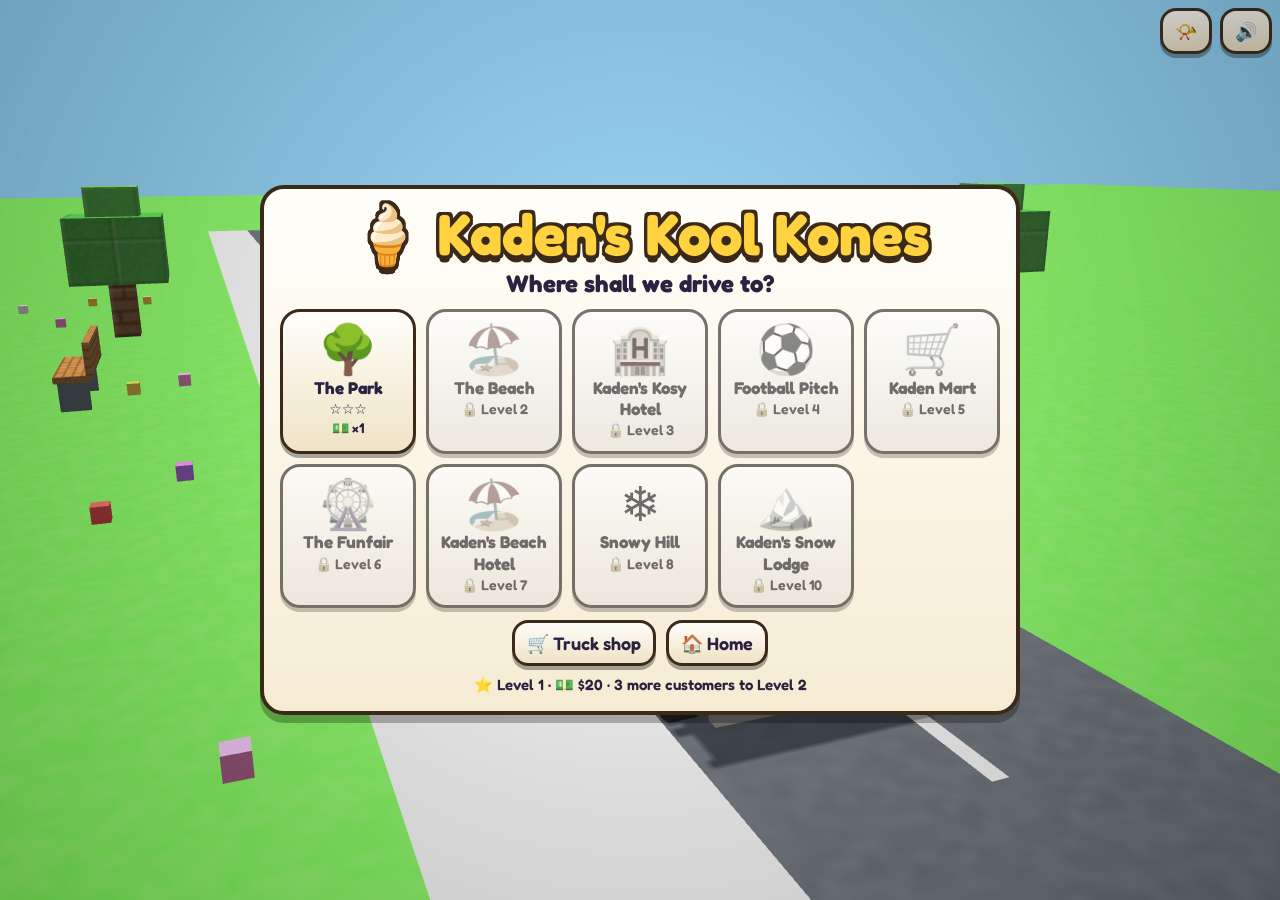
<file: icecream.html>
<!DOCTYPE html>
<!-- Built from src/icecream.html by build.py: edit the source, not this file. -->
<html lang="en">
<head>
<meta charset="utf-8">
<meta name="viewport" content="width=device-width,initial-scale=1,maximum-scale=1,user-scalable=no,viewport-fit=cover">
<meta name="apple-mobile-web-app-capable" content="yes">
<meta name="mobile-web-app-capable" content="yes">
<meta name="apple-mobile-web-app-title" content="Kaden's Games">
<meta name="apple-mobile-web-app-status-bar-style" content="black-translucent">
<link rel="apple-touch-icon" href="icon-180.png">
<link rel="icon" href="icon-180.png">
<link rel="manifest" href="manifest.json">
<title>Kaden's Kool Kones</title>
<link rel="preconnect" href="https://fonts.googleapis.com">
<link href="https://fonts.googleapis.com/css2?family=Fredoka:wght@500;600;700&display=swap" rel="stylesheet">
<style>
/* VOICE: a sunny, jingly ice cream van run by a five-year-old
   IDEA: drive the blocky van to a place, flip the hatch open, and copy the picture order with big tub buttons
   LAYOUT: the order picture sits top-centre, the counter of buttons along the bottom, the van window fills the middle */
:root{color-scheme:light;--ink:#3b2a1a;--b:min(66px,calc((100vw - 40px)/8 - 8px),calc((100vh - 250px)/2))}
*{box-sizing:border-box;-webkit-tap-highlight-color:transparent}
html,body{margin:0;height:100%;overflow:hidden;background:#8fd3f7;font:600 17px/1.25 Fredoka,"Arial Rounded MT Bold",system-ui,sans-serif;color:#2b2140;user-select:none;-webkit-user-select:none;-webkit-touch-callout:none;overscroll-behavior:none}
#stage{position:fixed;inset:0;touch-action:none}
#stage canvas{display:block;width:100%;height:100%}
.btn{touch-action:manipulation;font:inherit;cursor:pointer;border:3px solid var(--ink);border-radius:16px;background:linear-gradient(#fffef9,#efe3c6);color:#2b2140;box-shadow:0 4px 0 #0005;min-height:46px;min-width:46px;padding:4px 12px;font-size:18px;text-decoration:none;display:inline-grid;place-items:center}
.btn:active{transform:translateY(3px);box-shadow:0 1px 0 #0005}
.btn:disabled{filter:grayscale(.8);opacity:.6}
.pill{background:#fffef6;border:3px solid var(--ink);border-radius:14px;padding:3px 10px;font-weight:700;box-shadow:0 3px 0 #0004;white-space:nowrap}
#hud{position:fixed;top:calc(8px + env(safe-area-inset-top));left:8px;display:flex;flex-direction:column;gap:6px;z-index:3;align-items:flex-start}
#cash{background:linear-gradient(#6fdc78,#2f9e3c);color:#fff;border-color:#1f5e22;text-shadow:0 2px 0 #0004;font-size:20px}
#cash.bump{animation:bump .3s}
@keyframes bump{50%{transform:scale(1.2)}}
#lvl i{display:inline-block;width:54px;height:9px;border:2px solid var(--ink);border-radius:6px;background:#eee;vertical-align:middle;margin-left:4px;overflow:hidden}
#lvl b{display:block;height:100%;background:linear-gradient(90deg,#ffd23f,#ff9f1c)}
#timer.low{background:#ffd0d0;animation:bump .5s infinite}
#tr{position:fixed;top:calc(8px + env(safe-area-inset-top));right:8px;display:flex;gap:8px;z-index:3}
#order{position:fixed;top:calc(8px + env(safe-area-inset-top));left:50%;translate:-50% 0;z-index:3;background:#fffef6;border:4px solid var(--ink);border-radius:22px;padding:6px 14px 8px;box-shadow:0 5px 0 #0004;text-align:center;min-width:150px;animation:pop .3s cubic-bezier(.2,1.6,.4,1)}
#order::after{content:"";position:absolute;left:50%;bottom:-16px;translate:-50% 0;border:12px solid transparent;border-top:14px solid var(--ink)}
#order .who{font-size:16px;font-weight:700;white-space:nowrap}
#order .face{font-size:26px;vertical-align:middle}
#order .pb{height:8px;border:2px solid var(--ink);border-radius:6px;background:#eee;margin-top:4px;overflow:hidden}
#order .pb b{display:block;height:100%;background:#4cb050;transition:width .3s}
#order .pic{display:flex;justify-content:center;margin-top:2px}
@keyframes pop{from{transform:scale(.7);opacity:.3}}
#counter{position:fixed;left:50%;translate:-50% 0;bottom:calc(8px + env(safe-area-inset-bottom));z-index:3;display:grid;gap:8px;background:#fffef6e8;border:4px solid var(--ink);border-radius:24px;padding:8px;box-shadow:0 6px 0 #0004}
#counter .row{display:flex;gap:8px;justify-content:center;flex-wrap:wrap}
#counter{width:max-content;max-width:calc(100vw - 12px)}
.cb{width:var(--b);height:var(--b);border-radius:18px;padding:0;position:relative;background:linear-gradient(#ffffff,#e6f4ff);overflow:visible}
.cb.tub{border-radius:50%;font-size:calc(var(--b)*.38)}
.cb.tub span{position:absolute;inset:16%;border-radius:50%;border:2px solid #0003;display:grid;place-items:center}
.cb.give{background:linear-gradient(#6fdc78,#2f9e3c);font-size:calc(var(--b)*.5);width:calc(var(--b)*1.5)}
.cb.bin{background:linear-gradient(#ffd0d0,#ff9a9a);font-size:calc(var(--b)*.45)}
.cb.glow{animation:glow 1s ease-in-out infinite;z-index:2}
@keyframes glow{50%{transform:scale(1.12);box-shadow:0 0 0 5px #fff,0 0 0 9px #ffc21a,0 4px 0 #0005}}
.cb.shake{animation:shake .35s}
@keyframes shake{25%{transform:translateX(-6px)}75%{transform:translateX(6px)}}
.ice{position:relative;display:inline-block}
.ice i{position:absolute;display:block;box-sizing:border-box}
#banner{opacity:0;position:fixed;left:50%;top:40%;translate:-50% -50%;z-index:6;pointer-events:none;font-size:clamp(30px,6vw,56px);font-weight:700;color:#fff;text-align:center;white-space:nowrap;
 text-shadow:3px 0 0 var(--ink),-3px 0 0 var(--ink),0 3px 0 var(--ink),0 -3px 0 var(--ink),3px 3px 0 var(--ink),-3px -3px 0 var(--ink),3px -3px 0 var(--ink),-3px 3px 0 var(--ink),0 6px 0 var(--ink)}
#banner.show{animation:ban 2.2s ease-out forwards}
@keyframes ban{0%{transform:scale(.3);opacity:0}15%{transform:scale(1.15);opacity:1}25%{transform:scale(1)}80%{opacity:1}100%{opacity:0;transform:translateY(-30px)}}
.fx{position:fixed;z-index:7;pointer-events:none;font-size:30px;font-weight:700;color:#fff;text-shadow:0 3px 0 #1f5e22,2px 0 0 #1f5e22,-2px 0 0 #1f5e22;animation:fx 1.1s ease-out forwards}
@keyframes fx{to{transform:translateY(-70px);opacity:0}}
#hint{position:fixed;left:50%;translate:-50% 0;z-index:3;background:#fffef6;border:3px solid var(--ink);border-radius:14px;padding:4px 12px;font-size:16px;white-space:nowrap;pointer-events:none;box-shadow:0 3px 0 #0004}
#fade{position:fixed;inset:0;background:#fff;opacity:0;pointer-events:none;z-index:9;transition:opacity .35s}
#fade.on{opacity:1}
.modal{position:fixed;inset:0;display:grid;place-items:center;background:#0006;z-index:8;padding:12px}
#map{background:radial-gradient(circle at 50% 40%,#ffffff22,#0004)}
[hidden]{display:none!important}
.card{background:linear-gradient(#fffef9,#f6ecd4);border:4px solid var(--ink);border-radius:24px;padding:16px;width:min(760px,100%);max-height:calc(100vh - 24px);overflow:auto;text-align:center;box-shadow:0 8px 0 #0004;animation:pop .3s cubic-bezier(.2,1.6,.4,1)}
.card h1{margin:0;font-size:clamp(34px,7vw,58px);line-height:1;color:#ffd23f;text-shadow:3px 0 0 var(--ink),-3px 0 0 var(--ink),0 3px 0 var(--ink),0 -3px 0 var(--ink),3px 3px 0 var(--ink),-3px -3px 0 var(--ink),3px -3px 0 var(--ink),-3px 3px 0 var(--ink),0 7px 0 var(--ink)}
.card h2{margin:6px 0 10px;font-size:24px}
#places{display:grid;grid-template-columns:repeat(auto-fit,minmax(130px,1fr));gap:10px;margin:8px 0 12px}
.place{display:flex;flex-direction:column;align-items:center;gap:2px;padding:10px 6px;border-radius:20px;font-size:17px;font-weight:700}
.place .pe{font-size:48px;line-height:1.1}
.place small{font-size:14px;font-weight:600}
.place.lock{filter:grayscale(.8);opacity:.65}
.mrow{display:flex;gap:10px;justify-content:center;flex-wrap:wrap}
.go{font-size:22px;padding:8px 24px;background:linear-gradient(#6fdc78,#2f9e3c);color:#fff;border-color:#1f5e22;text-shadow:0 2px 0 #0004}
.list{display:grid;gap:8px;text-align:left;margin:8px 0}
.sect{font-size:18px;font-weight:700;margin-top:6px}
.row2{display:flex;align-items:center;gap:10px;background:#fff;border:3px solid var(--ink);border-radius:16px;padding:6px 10px;flex-wrap:wrap}
.row2 .av{width:46px;height:46px;border-radius:12px;border:3px solid var(--ink);display:grid;place-items:center;font-size:26px;flex:none}
.row2 .nm{flex:1;min-width:120px}.row2 .nm small{display:block;font-size:14px;opacity:.8}
.row2.off{opacity:.6}
.lockt{font-size:15px;opacity:.85}
.got{color:#2f9e3c;font-weight:700}
.stars{font-size:54px;letter-spacing:4px}
.stars span{display:inline-block;animation:pop .5s cubic-bezier(.2,1.6,.4,1) both}
.dot{position:absolute;top:-8px;right:-8px;background:#ff4d4d;color:#fff;border:2px solid var(--ink);border-radius:50%;width:24px;height:24px;font-size:15px;display:grid;place-items:center}
.bolts{display:flex;flex-wrap:wrap;gap:10px;justify-content:center;margin:10px 0}
.bolt{width:70px;height:78px;border-radius:18px;font-size:38px;padding:0;display:flex;flex-direction:column;align-items:center;justify-content:center;background:linear-gradient(#ffffff,#e6eef4)}
.bolt span{transition:transform .4s}.bolt small{font-size:12px;font-weight:700;height:14px}
.bolt.done{background:linear-gradient(#d8ffd8,#8fe39a)}.bolt.done span{transform:rotate(200deg) scale(.85)}
#fword{font-size:clamp(34px,7vw,52px);font-weight:700;color:#2f9e3c;min-height:1.2em;text-shadow:0 3px 0 #0002}
#fsay{font-size:17px;min-height:1.3em;opacity:.85}
.ans{display:flex;gap:10px;justify-content:center;flex-wrap:wrap;margin:8px 0}
.ans button{min-width:120px;font-size:24px;flex-direction:column;padding:6px 14px}.ans button small{font-size:15px;opacity:.75}
.ans button.wrong{animation:shake .35s;filter:grayscale(.8)}
#counter.off{filter:grayscale(1);opacity:.55;pointer-events:none}
@media(max-height:500px){.card h1{font-size:30px}.card h2{margin:2px 0 6px;font-size:19px}#places{grid-template-columns:repeat(auto-fit,minmax(104px,1fr));gap:6px;margin:4px 0 8px}.place{padding:5px 4px;font-size:14px}.place .pe{font-size:30px}.place small{font-size:12px}.card{padding:10px 12px}}
@media(max-height:500px){:root{--b:min(58px,calc((100vh - 120px)/2 - 14px))}#hud{flex-direction:row;flex-wrap:wrap;max-width:30vw}#order{left:auto;right:8px;translate:0 0;top:calc(62px + env(safe-area-inset-top));padding:2px 10px 4px;min-width:120px}#order::after{display:none}#order .who{font-size:14px}#hint{display:none}}
@media(max-aspect-ratio:9/10){:root{--b:min(62px,calc((100vw - 64px)/6 - 8px))}#order{top:calc(110px + env(safe-area-inset-top))}}
@media(prefers-reduced-motion:reduce){.cb.glow,.fx{animation-duration:.01s}}
/* engine: loading screen and the soft fade between pages */
#loader{position:fixed;inset:0;z-index:99;display:grid;place-items:center;background:radial-gradient(circle at 50% 40%,#d6f2ff,#6ec6ff);transition:opacity .45s ease}
#loader.gone{opacity:0;pointer-events:none}
#loader .ld{display:flex;flex-direction:column;align-items:center;gap:6px;font:700 26px Fredoka,"Arial Rounded MT Bold",system-ui,sans-serif;color:#2b2140;text-align:center;padding:0 20px}
#loader .le{font-size:84px;line-height:1.1;animation:ldb .7s ease-in-out infinite alternate}
@keyframes ldb{to{transform:translateY(-16px) rotate(6deg)}}
#loader i{font-style:normal;font-size:18px;opacity:.75}#loader i span{animation:ldd 1.2s infinite}#loader i span:nth-child(2){animation-delay:.2s}#loader i span:nth-child(3){animation-delay:.4s}
@keyframes ldd{50%{opacity:.1}}
html.leaving body::after{content:"";position:fixed;inset:0;z-index:100;background:#bfe9ff;animation:kgleave .26s ease-in forwards}
@keyframes kgleave{from{opacity:0}to{opacity:1}}
@media(prefers-reduced-motion:reduce){#loader .le,#loader i span{animation:none}}
</style>
</head>
<body>
<div id="loader"><div class="ld"><span class="le">🍦</span>Kaden's Kool Kones<i>Loading<span>.</span><span>.</span><span>.</span></i></div></div>
<div id="stage"></div>
<div id="hud" hidden>
 <span class="pill" id="cash">$0</span>
 <span class="pill" id="lvl">⭐ <span id="lvt">Level 1</span><i><b id="lvb"></b></i></span>
 <span class="pill" id="timer">⏱️ 2:00</span>
 <span class="pill" id="servedp">🍦 0</span>
</div>
<div id="tr"><button class="btn" id="horn" aria-label="Honk the horn">📯</button><button class="btn" id="snd" aria-label="Sound on or off">🔊</button><button class="btn" id="pause" aria-label="Pause" hidden>⏸️</button></div>
<div id="order" hidden></div>
<div id="hint" hidden></div>
<div id="counter" hidden><div class="row" id="rowA"></div><div class="row" id="rowB"></div></div>
<div id="banner"></div>
<div id="fade"></div>
<div class="modal" id="map"><div class="card">
 <h1>🍦 Kaden's Kool Kones</h1>
 <h2>Where shall we drive to?</h2>
 <div id="places"></div>
 <div class="mrow"><button class="btn" id="shopb" style="position:relative">🛒 Truck shop<span class="dot" id="sdot" hidden>!</span></button><a class="btn" href="index.html" id="home">🏠 Home</a></div>
 <p style="margin:10px 0 0;font-size:15px" id="mlv"></p>
</div></div>
<div class="modal" id="shop" hidden><div class="card">
 <h2>🛒 Truck shop <span class="pill" id="scash" style="background:linear-gradient(#6fdc78,#2f9e3c);color:#fff;border-color:#1f5e22">$0</span></h2>
 <div class="list" id="slist"></div>
 <button class="btn go" id="sclose">Back to the map 🗺️</button>
</div></div>
<div class="modal" id="end" hidden><div class="card" style="width:min(520px,100%)">
 <h2 id="etitle">Shop closed!</h2>
 <div class="stars" id="estars"></div>
 <p id="etext" style="font-size:20px;margin:6px 0 12px"></p>
 <div class="mrow"><button class="btn" id="eagain">▶ Again here</button><button class="btn go" id="emap">🗺️ Map</button></div>
</div></div>
<div class="modal" id="fix" hidden><div class="card" style="width:min(640px,100%)">
 <h2 style="margin-bottom:2px">🔧 Fix the ice cream machine!</h2>
 <p style="margin:0;font-size:17px" id="fhelp">Tap every bolt 🔩 and count them in Irish!</p>
 <div class="bolts" id="bolts"></div>
 <div id="fword"></div><div id="fsay"></div>
 <div id="fq" hidden><h2 style="margin:4px 0">Cé mhéad? <small style="font-size:17px">(How many?)</small></h2><div class="ans" id="fans"></div></div>
 <p id="fres" style="font-size:22px;font-weight:700;min-height:1.3em;margin:6px 0 0"></p>
</div></div>
<div class="modal" id="paused" hidden><div class="card" style="width:min(420px,100%)">
 <h2>⏸️ Paused</h2>
 <div class="mrow"><button class="btn go" id="presume">▶ Keep going</button><button class="btn" id="pquit">🗺️ Close the shop</button></div>
</div></div>
<script src="three.min.js"></script>
<script>
{
/* engine: keep saves safe and let the games work offline */
try{if(navigator.storage&&navigator.storage.persist)navigator.storage.persisted().then(p=>p||navigator.storage.persist()).catch(()=>{})}catch(e){}
try{if('serviceWorker' in navigator&&(location.protocol==='https:'||location.hostname==='localhost')&&!/claude|anthropic/.test(location.hostname))navigator.serviceWorker.register('sw.js').catch(()=>{})}catch(e){}
const $=id=>document.getElementById(id);
const KEY='kadenIce1';
const ENV={ground:'#5dbb46',groundNoise:.14,check:'#ffb3ab',sky:'#8fd3f7',fog:null};
const LEVELS=[0,3,8,15,24,35,50,70,95,125,160,200,250,310,380,460,550,650,760,880];
const DEF={coins:20,served:0,flav:{van:1,choc:1,straw:1},top:{},up:{},paint:'pink',paints:{pink:1},best:{},mute:false};
let G=JSON.parse(JSON.stringify(DEF));
try{const v=JSON.parse(localStorage.getItem(KEY)||'null');if(v)G=Object.assign(G,v)}catch(e){}
const save=()=>{try{localStorage.setItem(KEY,JSON.stringify(G))}catch(e){}};
const level=()=>LEVELS.filter(t=>G.served>=t).length;
function pick(a){return a[Math.random()*a.length|0]}
const rnd=(a,b)=>a+Math.random()*(b-a);

/* ---------- sound ---------- */
/* engine: tiny Web Audio beeps and jingles (respects G.mute) */
let ac=null;
function tone(f,d=.12,type='sine',when=0,vol=.14){if(G.mute)return;try{ac=ac||new (window.AudioContext||window.webkitAudioContext)();
 const o=ac.createOscillator(),g=ac.createGain(),t=ac.currentTime+when;o.type=type;o.frequency.setValueAtTime(f,t);
 g.gain.setValueAtTime(vol,t);g.gain.exponentialRampToValueAtTime(.001,t+d);o.connect(g).connect(ac.destination);o.start(t);o.stop(t+d)}catch(e){}}
const sfx={cash:()=>tone(1200+Math.random()*300,.05,'square',0,.04),ding:()=>{tone(1175,.3);tone(1568,.3,'sine',.1)},
 pop:()=>tone(700,.07,'triangle'),clean:()=>{tone(784,.1);tone(1047,.1,'sine',.08);tone(1319,.18,'sine',.16)},
 sad:()=>{tone(330,.15,'triangle');tone(247,.25,'triangle',.12)},build:()=>{[523,659,784,1047].forEach((f,i)=>tone(f,.18,'triangle',i*.09))},
 level:()=>{[523,659,784,1047,1319,1568].forEach((f,i)=>tone(f,.2,'square',i*.08,.07))},no:()=>tone(180,.15,'sawtooth',0,.08),
 pu:()=>{[880,1109,1319,1760].forEach((f,i)=>tone(f,.1,'square',i*.05,.06))}};
sfx.plop=()=>{tone(420+Math.random()*80,.05,'sine',0,.1);tone(260,.08,'sine',.04,.08)};
sfx.honk=()=>{tone(330,.28,'square',0,.07);tone(415,.28,'square',0,.05)};
sfx.jingle=()=>[523,659,784,659,698,880,784,0,659,698,784,1047].forEach((f,i)=>f&&tone(f,.16,'triangle',i*.17,.06));
sfx.bin=()=>tone(150,.15,'sawtooth',0,.05);

/* ---------- three setup ---------- */
/* engine: renderer, scene, camera, sun and the box/plane helpers (needs ENV) */
const renderer=new THREE.WebGLRenderer({antialias:true,powerPreference:'high-performance'});
renderer.setPixelRatio(Math.min(devicePixelRatio,1.5));
renderer.shadowMap.enabled=true;renderer.shadowMap.type=THREE.PCFSoftShadowMap;
const ANISO=Math.min(8,renderer.capabilities.getMaxAnisotropy());
$('stage').appendChild(renderer.domElement);
const scene=new THREE.Scene();scene.background=new THREE.Color(ENV.sky);if(ENV.fog)scene.fog=new THREE.Fog(ENV.sky,ENV.fog[0],ENV.fog[1]);
const cam=new THREE.PerspectiveCamera(42,1,.1,200);
scene.add(new THREE.HemisphereLight(0xe8f6ff,0x8f7d62,.78));
const sun=new THREE.DirectionalLight(0xfff1d6,.78);sun.castShadow=true;sun.shadow.bias=-.0006;sun.shadow.normalBias=.02;
sun.shadow.mapSize.set(2048,2048);Object.assign(sun.shadow.camera,{left:-22,right:22,top:22,bottom:-22,far:90});scene.add(sun);scene.add(sun.target);
function add(m,p,x,y,z){m.position.set(x,y,z);m.castShadow=m.receiveShadow=true;(p||scene).add(m);return m}
const GC={};const geo=(w,h,d)=>{const k=w+','+h+','+d;return GC[k]||(GC[k]=new THREE.BoxGeometry(w,h,d))};// shared shapes: no leaks as guests come and go
const box=(w,h,d,c,x,y,z,p)=>add(new THREE.Mesh(geo(w,h,d),mat(c)),p,x,y,z);
const cylm=(r,h,c,x,y,z,p)=>add(new THREE.Mesh(new THREE.CylinderGeometry(r,r,h,12),mat(c)),p,x,y,z);
function plane(w,d,m,x,z,y=.01){const p=new THREE.Mesh(new THREE.PlaneGeometry(w,d),mat(m));p.rotation.x=-Math.PI/2;p.position.set(x,y,z);p.receiveShadow=true;scene.add(p);return p}
/* engine: pixel-art canvas textures and the shared material cache (needs ENV) */
function shade(hex,a){const n=parseInt(hex.slice(1),16);const f=v=>Math.max(0,Math.min(255,Math.round(v+a*255)));
 return `rgb(${f(n>>16)},${f(n>>8&255)},${f(n&255)})`}
function pix(base,vary,draw,w=16,h=16,edge){const c=document.createElement('canvas');c.width=w;c.height=h;const x=c.getContext('2d');
 for(let i=0;i<w;i++)for(let j=0;j<h;j++){x.fillStyle=shade(base,(Math.random()-.5)*vary*.6);x.fillRect(i,j,1,1)}
 if(draw)draw(x);
 if(edge){x.fillStyle='rgba(255,255,255,.16)';x.fillRect(0,0,w,1);x.fillRect(0,0,1,h);x.fillStyle='rgba(0,0,0,.14)';x.fillRect(0,h-1,w,1);x.fillRect(w-1,0,1,h)}
 const t=new THREE.CanvasTexture(c);t.magFilter=THREE.NearestFilter;t.minFilter=THREE.NearestMipmapLinearFilter;t.anisotropy=ANISO;t.wrapS=t.wrapT=THREE.RepeatWrapping;return t}
const planks=c=>x=>{x.fillStyle=c;for(let y=3;y<16;y+=4)x.fillRect(0,y,16,1);[[4,0],[11,4],[2,8],[9,12]].forEach(([a,b])=>x.fillRect(a,b,1,3))};
const bricks=c=>x=>{x.fillStyle=c;for(let y=3;y<16;y+=4){x.fillRect(0,y,16,1);const o=(y/4|0)%2?0:8;x.fillRect(o,y-3,1,3)}};
const tiles=c=>x=>{x.fillStyle=c;x.fillRect(0,7,16,1);x.fillRect(7,0,1,16);x.fillRect(0,15,16,1);x.fillRect(15,0,1,16)};
const BASE={};
function tex(key){if(BASE[key])return BASE[key];let t;
 if(key==='grass')t=pix(ENV.ground,ENV.groundNoise);
 else if(key==='checker')t=pix('#f4f1e8',.05,x=>{for(let i=0;i<16;i++)for(let j=0;j<16;j++)if(((i>>3)+(j>>3))%2){x.fillStyle=shade(ENV.check,(Math.random()-.5)*.06);x.fillRect(i,j,1,1)}});
 else if(key==='gravel')t=pix('#a89f91',.25);
 else if(key.startsWith('plank:')){const c=key.slice(6);t=pix(c,.08,planks(shade(c,-.14)),16,16,1)}
 else if(key.startsWith('brick:')){const c=key.slice(6);t=pix(c,.08,bricks(shade(c,-.16)),16,16,1)}
 else if(key.startsWith('tile:')){const c=key.slice(5);t=pix(c,.05,tiles(shade(c,-.12)),16,16,1)}
 else if(key.startsWith('wool:'))t=pix(key.slice(5),.09,null,16,16,1);
 else if(key==='bill')t=pix('#4cb050',.06,x=>{x.fillStyle='#1f6e2a';x.fillRect(0,0,32,1);x.fillRect(0,15,32,1);x.fillRect(0,0,1,16);x.fillRect(31,0,1,16);
  x.fillStyle='#a5e3a0';x.fillRect(12,4,8,8);x.fillStyle='#1f6e2a';x.font='bold 9px sans-serif';x.textAlign='center';x.fillText('$',16,11);
  x.fillStyle='#2e8b3a';x.fillRect(3,6,4,4);x.fillRect(25,6,4,4)},32,16);
 return BASE[key]=t}
const TM={};
function tm(key,rx=1,ry=1){const k=key+'|'+rx.toFixed(1)+'|'+ry.toFixed(1);if(TM[k])return TM[k];
 const t=tex(key).clone();t.needsUpdate=true;t.repeat.set(rx,ry);return TM[k]=new THREE.MeshLambertMaterial({map:t})}
const MC={};const mat=c=>typeof c!=='string'?c:(MC[c]||(MC[c]=new THREE.MeshLambertMaterial({color:c})));
/* engine: speech-bubble labels, the progress ring and sparkle stars */
function rr(x,X,Y,w,h,r){x.beginPath();x.moveTo(X+r,Y);x.arcTo(X+w,Y,X+w,Y+h,r);x.arcTo(X+w,Y+h,X,Y+h,r);x.arcTo(X,Y+h,X,Y,r);x.arcTo(X,Y,X+w,Y,r);x.closePath()}
const LIGHT=['#fffaf0','#ffd23f','#dddddd'];
const LABELS=new Set();
function killLabel(s){scene.remove(s);LABELS.delete(s);s.material.map.dispose();s.material.dispose()}
function label(text,bg='#fffaf0',scale=1.3){const c=document.createElement('canvas');c.width=512;c.height=200;const t=new THREE.CanvasTexture(c);t.minFilter=THREE.LinearFilter;
 const s=new THREE.Sprite(new THREE.SpriteMaterial({map:t,depthTest:false,transparent:true,fog:false}));const h=scale*1.3;s.scale.set(h*2.56,h,1);s.renderOrder=10;
 s.userData={c,t,txt:null,bg};setLabel(s,text);scene.add(s);LABELS.add(s);return s}
// a rounded speech bubble with a dark outline, soft shadow, top shine and a little pointer
function setLabel(s,text,bg){const u=s.userData;bg=bg||u.bg;if(u.txt===text&&u.cur===bg)return;u.txt=text;u.cur=bg;
 const x=u.c.getContext('2d'),dark='#2b2140';x.clearRect(0,0,512,200);x.font='700 60px Fredoka, system-ui, sans-serif';
 const tw=Math.min(420,x.measureText(text).width),w=tw+72,h=102,X=256-w/2,Y=28;
 x.fillStyle='rgba(0,0,0,.22)';rr(x,X+2,Y+9,w,h,h/2);x.fill();
 x.fillStyle=dark;x.beginPath();x.moveTo(238,Y+h-6);x.lineTo(274,Y+h-6);x.lineTo(256,Y+h+28);x.closePath();x.fill();rr(x,X,Y,w,h,h/2);x.fill();
 const g=x.createLinearGradient(0,Y,0,Y+h);g.addColorStop(0,shade(bg,.1));g.addColorStop(1,bg);x.fillStyle=g;rr(x,X+6,Y+6,w-12,h-12,(h-12)/2);x.fill();
 x.fillStyle=bg;x.beginPath();x.moveTo(245,Y+h-9);x.lineTo(267,Y+h-9);x.lineTo(256,Y+h+16);x.closePath();x.fill();
 x.fillStyle='rgba(255,255,255,.42)';rr(x,X+18,Y+11,w-36,13,6.5);x.fill();
 x.fillStyle=LIGHT.includes(bg)?dark:'#fff';x.textAlign='center';x.textBaseline='middle';x.fillText(text,256,Y+h/2+4,420);u.t.needsUpdate=true}
const ringC=document.createElement('canvas');ringC.width=ringC.height=128;const ringT=new THREE.CanvasTexture(ringC);
const ring=new THREE.Sprite(new THREE.SpriteMaterial({map:ringT,depthTest:false,transparent:true}));ring.scale.set(1.3,1.3,1);ring.renderOrder=11;scene.add(ring);
function setRing(p){const x=ringC.getContext('2d');x.clearRect(0,0,128,128);x.lineWidth=18;x.strokeStyle='#ffffffcc';x.beginPath();x.arc(64,64,48,0,7);x.stroke();
 x.strokeStyle='#4cb050';x.beginPath();x.arc(64,64,48,-Math.PI/2,-Math.PI/2+p*Math.PI*2);x.stroke();ringT.needsUpdate=true}

/* ---------- sparkle stars (bursts on every good moment) ---------- */
const starC=document.createElement('canvas');starC.width=starC.height=64;
{const x=starC.getContext('2d');x.translate(32,33);x.beginPath();for(let k=0;k<10;k++){const r=k%2?12:28,a=-Math.PI/2+k*Math.PI/5;x.lineTo(Math.cos(a)*r,Math.sin(a)*r)}x.closePath();
 const g=x.createRadialGradient(-3,-6,2,0,0,30);g.addColorStop(0,'#fffbe0');g.addColorStop(.5,'#ffd23f');g.addColorStop(1,'#ff9f1c');x.fillStyle=g;x.fill();x.lineJoin='round';x.lineWidth=4;x.strokeStyle='#8a5a00';x.stroke()}
const starT=new THREE.CanvasTexture(starC);
const SPARK=Array.from({length:80},()=>{const s=new THREE.Sprite(new THREE.SpriteMaterial({map:starT,transparent:true,depthWrite:false,fog:false}));s.visible=false;s.renderOrder=12;scene.add(s);return{s,life:0,max:1,sz:.5,v:new THREE.Vector3()}});
let sparkI=0;
function stars(x,y,z,n=10,pow=3){for(let k=0;k<n;k++){const p=SPARK[sparkI++%SPARK.length],a=Math.random()*Math.PI*2,sp=pow*(.4+Math.random()*.8);
 p.s.position.set(x,y,z);p.v.set(Math.cos(a)*sp*.7,pow*(.9+Math.random()*.9),Math.sin(a)*sp*.7);p.life=1;p.max=.7+Math.random()*.6;p.sz=.3+Math.random()*.35;p.s.visible=true}}
function stepStars(dt){for(const p of SPARK){if(!p.s.visible)continue;p.life-=dt/p.max;if(p.life<=0){p.s.visible=false;continue}
 p.v.y-=7*dt;p.s.position.addScaledVector(p.v,dt);const k=p.sz*(p.life>.85?(1-p.life)/.15:1);p.s.scale.set(k,k,1);p.s.material.opacity=Math.min(1,p.life*2.5);p.s.material.rotation+=dt*5}}
const starShape=new THREE.Shape();for(let k=0;k<10;k++){const r=k%2?.1:.24,a=Math.PI/2+k*Math.PI/5,X=Math.cos(a)*r,Y=Math.sin(a)*r;k?starShape.lineTo(X,Y):starShape.moveTo(X,Y)}
const star3G=new THREE.ExtrudeGeometry(starShape,{depth:.06,bevelEnabled:true,bevelThickness:.025,bevelSize:.025,bevelSegments:1});star3G.center();
const star3M=new THREE.MeshLambertMaterial({color:'#ffd23f',emissive:'#8a5a00'});
ring.visible=false;
/* engine: blocky people: build, animate and walk along a path */
function limb(w,h,d,c,x,y,p){const g=new THREE.Group();g.position.set(x,y,0);p.add(g);box(w,h,d,c,0,-h/2,0,g);return g}
function person(shirt,hair,skin='#f2c39b',pants='#3b5bab',hat,o={}){const g=new THREE.Group();scene.add(g);
 const legL=limb(.26,.6,.26,pants,-.14,.6,g),legR=limb(.26,.6,.26,pants,.14,.6,g);
 box(.56,.66,.3,shirt,0,.93,0,g);
 const armL=limb(.2,.5,.22,o.sleeve||shirt,-.39,1.24,g),armR=limb(.2,.5,.22,o.sleeve||shirt,.39,1.24,g);
 box(.2,.14,.22,skin,0,-.57,0,armL);box(.2,.14,.22,skin,0,-.57,0,armR);
 box(.5,.5,.5,skin,0,1.52,0,g);box(.54,.14,.54,hair,0,1.8,0,g);box(.54,o.longHair||o.mullet?.7:.38,.14,hair,0,o.longHair||o.mullet?1.46:1.62,-.21,g);
 if(o.mullet)box(.5,.25,.1,hair,0,1.2,-.22,g);if(o.tash)box(.26,.06,.03,hair,0,1.44,.26,g);
 if(o.belt){box(.6,.1,.34,'#6b3e1f',0,.62,0,g);box(.09,.28,.09,'#ffd23f',.24,.5,.17,g);box(.09,.2,.09,'#c0c0c0',-.22,.52,.17,g)}
 if(o.bow){box(.22,.09,.03,'#e2366b',0,1.2,.17,g);box(.56,.66,.04,'#2b2140',0,.93,-.16,g)}
 if(o.longHair){box(.1,.5,.5,hair,-.27,1.55,-.02,g);box(.1,.5,.5,hair,.27,1.55,-.02,g)}
 if(hat==='crown'){box(.56,.16,.56,'#ffd23f',0,1.92,0,g);[-.2,0,.2].forEach(x=>box(.1,.14,.1,'#ffd23f',x,2.06,.2,g));box(.08,.08,.04,'#ff4d4d',0,1.92,.29,g)}
 else if(hat==='band')box(.56,.08,.56,'#ffffff',0,1.84,0,g);
 else if(hat==='chef'){box(.56,.1,.56,'#ffffff',0,1.86,0,g);box(.5,.36,.5,'#ffffff',0,2.08,0,g);box(.6,.14,.6,'#f4f4f4',0,2.3,0,g)}
 else if(hat)box(.58,.18,.58,hat,0,1.9,0,g);
 if(o.maid){box(.4,.5,.03,'#ffffff',0,.86,.17,g);box(.3,.08,.03,'#ffffff',0,1.2,.17,g);box(.7,.28,.42,'#1d1d1d',0,.52,0,g)}
 if(o.overalls){box(.58,.42,.32,o.overalls,0,.8,0,g);[-.17,.17].forEach(x=>box(.08,.26,.33,o.overalls,x,1.12,0,g));box(.2,.14,.02,'#264d8a',0,.86,.17,g);[-.17,.17].forEach(x=>box(.06,.06,.03,'#ffd23f',x,1.02,.17,g))}
 [-1,1].forEach(s=>{box(.13,.08,.02,'#ffffff',s*.12,1.56,.255,g);box(.065,.08,.025,o.eyes||'#3b2a8a',s*.09,1.56,.256,g)});
 box(.18,.05,.02,'#9b4a3b',0,1.4,.255,g);
 g.userData={legL,legR,armL,armR,ph:0};return g}
function animate(g,moving,dt,hold,ride){const u=g.userData;u.ph=moving&&!ride?u.ph+dt*12:u.ph*.8;const s=Math.sin(u.ph)*.7;
 u.legL.rotation.x=s;u.legR.rotation.x=-s;if(hold){u.armL.rotation.x=u.armR.rotation.x=-1.25}else if(ride){u.armL.rotation.x=u.armR.rotation.x=-.9}else{u.armL.rotation.x=-s*.8;u.armR.rotation.x=s*.8}}
function walk(e,dt,speed=4.2){const m=e.m;if(!e.path.length){animate(m,false,dt,e.hold);return false}
 const tg=e.path[0],dx=tg.x-m.position.x,dz=tg.z-m.position.z,d=Math.hypot(dx,dz),s=speed*dt;
 if(d<=s){m.position.x=tg.x;m.position.z=tg.z;e.path.shift();if(tg.tele){m.position.x=tg.tele.x;m.position.z=tg.tele.z}}else{m.position.x+=dx/d*s;m.position.z+=dz/d*s;m.rotation.y=Math.atan2(dx,dz)}
 animate(m,true,dt,e.hold);if(e.tag)e.tag.position.set(m.position.x,2.4,m.position.z);return!e.path.length}
scene.add(cam);
const inLight=new THREE.PointLight(0xfff4e0,0,7);scene.add(inLight);

/* ---------- flavours, toppings and how an ice cream looks ---------- */
const FLAV=[{id:'van',n:'Vanilla',c:'#fff3c4',e:'⭐',lv:1,cost:0},{id:'choc',n:'Chocolate',c:'#7a4a2a',e:'🍫',lv:1,cost:0},{id:'straw',n:'Strawberry',c:'#ff8ab0',e:'🍓',lv:1,cost:0},
 {id:'mint',n:'Mint',c:'#9be7c4',e:'🌿',lv:2,cost:50},{id:'bub',n:'Bubblegum',c:'#7fd3ff',e:'🫧',lv:3,cost:80},{id:'cook',n:'Cookie',c:'#d9c3a0',e:'🍪',lv:5,cost:120},
 {id:'ban',n:'Banana',c:'#ffe066',e:'🍌',lv:7,cost:160},{id:'rain',n:'Rainbow',c:'rainbow',e:'🌈',lv:9,cost:250}];
const FL=Object.fromEntries(FLAV.map(f=>[f.id,f]));
const TOPS=[{id:'spr',n:'Sprinkles',lv:3,cost:40},{id:'sau',n:'Chocolate sauce',lv:4,cost:70},{id:'fla',n:'Chocolate flake',lv:5,cost:90},{id:'che',n:'Cherry',lv:6,cost:110}];
const RAIN=['#ff4d4d','#ffd23f','#7bd35a','#2ec4f1','#b56bff'];
const SPRC=['#ff4d4d','#ffd23f','#2ec4f1','#7bd35a','#ff8ad8','#ffffff'];
const fbg=f=>f.c==='rainbow'?`linear-gradient(${RAIN.join(',')})`:f.c;
// a flat picture of an ice cream for the order bubble and the buttons
function iceHTML(o,w){const u=w/10,ink='2px solid #3b2a1a';let h='',top=0;
 if(o.c==='cone'){h+=`<i style="left:${2*u}px;bottom:0;width:0;height:0;border-left:${3*u}px solid transparent;border-right:${3*u}px solid transparent;border-top:${6.5*u}px solid #d9a066"></i>`;top=5.6*u}
 else if(o.c==='cup'){h+=`<i style="left:${2*u}px;bottom:0;width:${6*u}px;height:${4.6*u}px;background:#ff8ad8;border:${ink};border-radius:0 0 ${1.6*u}px ${1.6*u}px"></i>`;top=3.8*u}
 (o.s||[]).forEach((f,k)=>{h+=`<i style="left:${1.4*u}px;bottom:${top+k*3.4*u}px;width:${7.2*u}px;height:${4.8*u}px;background:${fbg(FL[f])};border:${ink};border-radius:45%;z-index:${k+1}"></i>`});
 const n=(o.s||[]).length,ty=top+(n?(n-1)*3.4*u+4.8*u:0);
 (o.t||[]).forEach(t=>{
  if(t==='sau')h+=`<i style="left:${2*u}px;bottom:${ty-1.8*u}px;width:${6*u}px;height:${2*u}px;background:#5a2f17;border-radius:50% 50% 40% 40%;z-index:9"></i>`;
  if(t==='spr')[[2.6,-1.2],[4.2,-.6],[5.8,-1.3],[3.4,-2.2],[5,-2.4],[6.4,-2.1]].forEach(([x,y],k)=>h+=`<i style="left:${x*u}px;bottom:${ty+y*u}px;width:${u}px;height:${.6*u}px;background:${SPRC[k]};z-index:10"></i>`);
  if(t==='fla')h+=`<i style="left:${6*u}px;bottom:${ty-1.6*u}px;width:${1.3*u}px;height:${4.4*u}px;background:#6b3e1f;border:1px solid #3b2a1a;transform:rotate(22deg);z-index:8"></i>`;
  if(t==='che')h+=`<i style="left:${4*u}px;bottom:${ty-.8*u}px;width:${2.2*u}px;height:${2.2*u}px;background:#e2162b;border:${ink};border-radius:50%;z-index:11"></i><i style="left:${5.2*u}px;bottom:${ty+1.1*u}px;width:${.4*u}px;height:${1.4*u}px;background:#3f9f3a;transform:rotate(25deg);z-index:11"></i>`});
 return`<span class="ice" style="width:${w}px;height:${Math.max(ty+2.5*u,w*.9)}px">${h}</span>`}
// the blocky 3D ice cream
function makeIce(o){const g=new THREE.Group();let y=0;
 if(o.c==='cone'){[.05,.09,.13,.17,.21,.25].forEach((w,k)=>box(w,.056,w,k%2?'#d9a066':'#c98a4e',0,k*.056+.028,0,g));y=.33}
 else if(o.c==='cup'){box(.3,.2,.3,'#ff8ad8',0,.1,0,g);box(.32,.04,.32,'#ffffff',0,.19,0,g);y=.2}
 o.s.forEach((f,k)=>{const F=FL[f],yy=y+k*.19;
  if(F.c==='rainbow')RAIN.forEach((c,j)=>box(.28,.042,.28,c,0,yy+.021+j*.042,0,g));else box(.28,.21,.28,F.c,0,yy+.105,0,g);
  box(.2,.05,.2,F.c==='rainbow'?'#ff8ad8':F.c,0,yy+.23,0,g);
  if(f==='cook'||f==='mint')[[-.08,.06],[.07,-.05],[.02,.12]].forEach(([x,z])=>box(.04,.04,.04,'#3b2416',x,yy+.15,z+.12,g))});
 const ty=y+o.s.length*.19+.07;
 o.t.forEach(t=>{
  if(t==='sau'){box(.29,.04,.29,'#5a2f17',0,ty-.02,0,g);[[-.12,.14],[.1,.14],[.14,-.05]].forEach(([x,z])=>box(.04,.12,.04,'#5a2f17',x,ty-.09,z,g))}
  if(t==='spr')for(let k=0;k<12;k++)box(.035,.02,.035,SPRC[k%6],rnd(-.1,.1),ty+.01,rnd(-.1,.1),g);
  if(t==='fla'){const m=box(.05,.24,.05,'#6b3e1f',.06,ty+.08,0,g);m.rotation.z=-.35}
  if(t==='che'){box(.08,.08,.08,'#e2162b',-.02,ty+.05,.02,g);box(.015,.08,.015,'#3f9f3a',0,ty+.12,.02,g)}});
 g.userData.h=ty+.1;return g}

/* ---------- the ice cream van ---------- */
const truckG=new THREE.Group();scene.add(truckG);
const paintM=new THREE.MeshLambertMaterial({color:'#ff8ad8'});
const PAINTS=[{id:'pink',n:'Bubblegum pink',c:'#ff8ad8',cost:0},{id:'blue',n:'Sky blue',c:'#5aa9e6',cost:40},{id:'mint',n:'Mint green',c:'#6fdcb0',cost:40},
 {id:'yellow',n:'Banana yellow',c:'#ffd23f',cost:40},{id:'purple',n:'Grape purple',c:'#9b5de5',cost:60},{id:'rainbow',n:'Rainbow!',c:'rainbow',cost:150,lv:8}];
const rainTex=(()=>{const c=document.createElement('canvas');c.width=16;c.height=16;const x=c.getContext('2d');RAIN.forEach((col,k)=>{x.fillStyle=col;x.fillRect(0,k*3.2,16,3.3)});const t=new THREE.CanvasTexture(c);t.magFilter=THREE.NearestFilter;return t})();
function setPaint(){const p=PAINTS.find(p=>p.id===G.paint)||PAINTS[0];if(p.c==='rainbow'){paintM.map=rainTex;paintM.color.set('#ffffff')}else{paintM.map=null;paintM.color.set(p.c)}paintM.needsUpdate=true}
const tb=(w,h,d,m,x,y,z)=>box(w,h,d,m,x,y,z,truckG);
tb(5,.14,2,'#e9e2d0',0,.5,0);tb(5,.28,1.8,'#8b98a3',0,.32,0);
tb(5,1.9,.12,paintM,0,1.5,-.94);tb(5,.72,.12,paintM,0,.9,.94);tb(5,.24,.12,paintM,0,2.34,.94);tb(1.3,1,.12,paintM,-1.85,1.75,.94);tb(1.3,1,.12,paintM,1.85,1.75,.94);
tb(.12,1.9,2,paintM,-2.44,1.5,0);tb(.12,1.9,2,paintM,2.44,1.5,0);tb(5.2,.15,2.2,'#ffffff',0,2.52,0);
tb(5,.12,.03,'#ffffff',0,.78,1.01);tb(5,.12,.03,'#ffffff',0,.78,-1.01);
tb(1.4,1.5,1.9,paintM,3.15,1.2,0);tb(.06,.62,1.6,'#bfe9ff',3.86,1.62,0);[-.96,.96].forEach(z=>tb(1,.5,.04,'#bfe9ff',3.1,1.62,z));
tb(.12,.3,2,'#c0c0c0',3.9,.5,0);[-.65,.65].forEach(z=>tb(.06,.18,.3,'#fff6b0',3.92,.85,z));tb(.12,.3,2,'#c0c0c0',-2.55,.5,0);
const wheels=[];[[-1.6,.95],[1.6,.95],[-1.6,-.95],[1.6,-.95],[3.1,.95],[3.1,-.95]].forEach(([x,z])=>{const w=cylm(.33,.24,'#1d1d1d',x,.33,z,truckG);w.rotation.x=Math.PI/2;cylm(.15,.26,'#c0c0c0',x,.33,z,truckG).rotation.x=Math.PI/2;wheels.push(w)});
// a giant ice cream on the roof
[.15,.24,.33,.42].forEach((w,k)=>tb(w,.18,w,k%2?'#d9a066':'#c98a4e',-.4,2.68+k*.18,0));tb(.62,.42,.62,'#ff8ab0',-.4,3.6,0);tb(.46,.14,.46,'#ff8ab0',-.4,3.87,0);tb(.14,.14,.14,'#e2162b',-.4,4.01,0);
// counter, freezer and tubs inside
tb(2.6,.08,.5,'#ffffff',0,1.27,.66);tb(2.6,.7,.4,'#bfe9ff',0,.9,.66);
FLAV.slice(0,6).forEach((f,k)=>{tb(.34,.14,.3,'#e8eef2',-2.1+(k%2)*.4,1.0,-.5+(k>>1)*.36);tb(.28,.06,.24,f.c,-2.1+(k%2)*.4,1.08,-.5+(k>>1)*.36)});
// the soft-serve machine: it breaks now and then and Kaden fixes it
const machG=new THREE.Group();machG.position.set(.85,1.31,.5);truckG.add(machG);
box(.46,.5,.36,'#d8dee3',0,.25,0,machG);box(.5,.1,.4,'#9aa5ae',0,.55,0,machG);box(.12,.18,.12,'#9aa5ae',0,.06,.22,machG);box(.06,.2,.06,'#e2366b',.15,.6,.12,machG);
const warnM=new THREE.MeshLambertMaterial({color:'#7a2020'});box(.14,.12,.14,warnM,-.14,.66,0,machG);
const smoke=[];for(let k=0;k<10;k++){const m=box(.14,.14,.14,new THREE.MeshLambertMaterial({color:'#8a8a8a',transparent:true,opacity:.8}),0,.6,0,machG);m.visible=false;m.castShadow=false;smoke.push({m,t:k/10})}
// name painted on the side
{const c=document.createElement('canvas');c.width=512;c.height=64;const x=c.getContext('2d');x.font='700 40px Fredoka, Arial Rounded MT Bold, sans-serif';x.textAlign='center';x.textBaseline='middle';
 x.lineWidth=8;x.strokeStyle='#3b2a1a';x.strokeText("KADEN'S KOOL KONES",256,34);x.fillStyle='#ffffff';x.fillText("KADEN'S KOOL KONES",256,34);
 const m=new THREE.Mesh(new THREE.PlaneGeometry(4,.5),new THREE.MeshBasicMaterial({map:new THREE.CanvasTexture(c),transparent:true}));m.position.set(-.2,1.03,1.012);truckG.add(m);
 const m2=m.clone();m2.position.set(.2,1.6,-1.012);m2.rotation.y=Math.PI;truckG.add(m2)}
// the hatch awning: closed hangs over the window, open sticks out
const aw=new THREE.Group();aw.position.set(0,2.27,1.0);truckG.add(aw);
for(let k=0;k<6;k++)box(.44,.06,1.1,k%2?'#ffffff':'#ff4d4d',-1.1+k*.44,0,.55,aw);
let awOpen=0,awT=0;
const helpers=[];

/* ---------- places ---------- */
const LOCS=[
 {id:'park',n:'The Park',e:'🌳',lv:1,mult:1,base:7,target:6,sky:'#8fd3f7',ground:'#5dbb46'},
 {id:'beach',n:'The Beach',e:'🏖️',lv:2,mult:1.3,base:6.2,target:7,sky:'#7fd6ff',ground:'#f2d38b'},
 {id:'kosy',n:"Kaden's Kosy Hotel",e:'🏨',lv:3,mult:1.4,base:5.8,target:7,sky:'#8fd3f7',ground:'#5dbb46',sp:['shauna','jay','mace','eala','kayleigh','paddy'],spc:.4},
 {id:'pitch',n:'Football Pitch',e:'⚽',lv:4,mult:1.5,base:5.4,target:8,sky:'#8fd3f7',ground:'#4cae4c'},
 {id:'mart',n:'Kaden Mart',e:'🛒',lv:5,mult:1.6,base:5.1,target:8,sky:'#8fd3f7',ground:'#5dbb46',sp:['jay','mace','shauna','paddy'],spc:.3},
 {id:'fair',n:'The Funfair',e:'🎡',lv:6,mult:1.8,base:4.8,target:9,sky:'#a8c8ff',ground:'#7bc96a'},
 {id:'beachh',n:"Kaden's Beach Hotel",e:'🏖️',lv:7,mult:2,base:4.6,target:9,sky:'#7fd6ff',ground:'#f2d38b',sp:['shauna','eala','kayleigh'],spc:.3},
 {id:'snow',n:'Snowy Hill',e:'❄️',lv:8,mult:2.2,base:4.3,target:10,sky:'#cfe6f5',ground:'#eef6fb'},
 {id:'lodge',n:"Kaden's Snow Lodge",e:'🏔️',lv:10,mult:2.6,base:4,target:11,sky:'#cfe6f5',ground:'#eef6fb',sp:['fluffy','mace','jay'],spc:.35}];
let locG=null,LOC=LOCS[0],snowPts=null,wheel=null;
const lb=(w,h,d,c,x,y,z)=>box(w,h,d,c,x,y,z,locG);
function lp(w,d,c,x,z,y=.01){const p=new THREE.Mesh(new THREE.PlaneGeometry(w,d),mat(c));p.rotation.x=-Math.PI/2;p.position.set(x,y,z);p.receiveShadow=true;locG.add(p);return p}
function tree(x,z){lb(.6,1.6,.6,tm('plank:#7a5230',.5,1.3),x,.8,z);lb(2.2,1.6,2.2,tm('wool:#3f9f3a',2,1.5),x,2.2,z);lb(1.2,.8,1.2,tm('wool:#4fb846'),x,3.3,z)}
function palm(x,z){[0,1,2,3].forEach(k=>lb(.45,.9,.45,tm('plank:#a8743f',.4,.8),x+k*.12,.45+k*.9,z));const tx=x+.4,ty=3.8;[[2.6,.18,.6],[.6,.18,2.6]].forEach(([w,h,d])=>lb(w,h,d,tm('wool:#3fae5a'),tx,ty,z));lb(.35,.35,.35,'#7a5230',tx+.2,ty-.3,z+.1)}
function pine(x,z){lb(.5,1,.5,tm('plank:#6b4a2b',.4,.8),x,.5,z);[[2.4,1.1],[1.8,2],[1.1,2.8]].forEach(([w,y])=>{lb(w,.8,w,tm('wool:#2f6b3a',2,1),x,y,z);lb(w*.7,.16,w*.7,'#ffffff',x,y+.46,z)})}
function snowman(x,z){lb(.9,.9,.9,'#ffffff',x,.45,z);lb(.65,.65,.65,'#ffffff',x,1.2,z);lb(.1,.1,.3,'#ff8a3d',x,1.2,z+.4);lb(.5,.12,.5,'#2b2140',x,1.6,z);lb(.7,.12,.12,'#e2366b',x,.95,z+.2)}
// a big blocky building facing the van, with windows, a door and its sign
function building(o){const{x=0,z=16,w=20,h=7.2,d=6,wall,roof,sign,signC,awn,shop,logs}=o,fz=z-d/2-.04;
 lb(w,h,d,tm(wall,w/1.6,h/1.6),x,h/2,z);lb(w+.8,.5,d+.8,roof,x,h+.25,z);if(logs)lb(w+.8,.25,d+.8,'#ffffff',x,h+.6,z);
 if(shop){lb(w-4,2.4,.1,'#bfe9ff',x,1.6,fz);for(let k=-3;k<=3;k++)lb(.14,2.4,.14,'#ffffff',x+k*2.6,1.6,fz-.02);lb(3,2.4,.12,'#7fd3ff',x,1.2,fz-.04)}
 else{for(let r=0;r<2;r++)for(let c=-3;c<=3;c++){if(r===0&&Math.abs(c)<1)continue;const wx=x+c*2.6,wy=1.6+r*2.6;lb(1.3,1.3,.1,'#bfe9ff',wx,wy,fz);lb(1.5,.16,.14,'#ffffff',wx,wy-.72,fz-.03);lb(.4,1.1,.12,awn||'#4cb050',wx-.85,wy,fz-.02)}
  lb(2.6,2.4,.12,'#7a5230',x,1.2,fz);lb(.18,.18,.14,'#ffd23f',x+.8,1.2,fz-.06)}
 if(awn||shop){const a=new THREE.Group();a.position.set(x,2.75,fz);locG.add(a);for(let k=0;k<6;k++)box(.6,.1,1.4,k%2?'#ffffff':(awn||'#ff5a4e'),-1.5+k*.6,0,-.7,a);a.rotation.x=.25}
 const sl=label(sign,signC,1.7);sl.position.set(x,h+1.5,fz);sl.userData.keep=true;locSigns.push(sl)}
const locSigns=[];
function buildLoc(L){locSigns.splice(0).forEach(l=>killLabel(l));if(locG)scene.remove(locG);if(snowPts){scene.remove(snowPts);snowPts=null}wheel=null;LOC=L;locG=new THREE.Group();scene.add(locG);
 scene.background=new THREE.Color(L.sky);
 lp(240,240,new THREE.MeshLambertMaterial({map:(()=>{const t=pix(L.ground,.08);t.repeat.set(120,120);return t})()}),0,0,-.01);
 const asp=pix('#4a4f57',.06);asp.repeat.set(60,2);lp(120,4,new THREE.MeshLambertMaterial({map:asp}),0,-.9,.005);
 for(let x=-56;x<=56;x+=4)lp(1.8,.16,'#f4f1e8',x,-.9,.012);
 lp(120,2.2,L.id==='snow'?'#dfeaf2':L.id==='beach'?'#e8d6a8':'#cfcac0',0,2.2,.008);
 if(L.id==='park'){[[-12,9],[-7,15],[3,18],[11,12],[16,17],[-17,16],[-20,6],[20,7],[8,24],[-3,25],[-14,-16],[0,-16],[14,-16]].forEach(([x,z])=>tree(x,z));
  lp(7,4,'#4aa6e8',-6,9.5,.02);[[-7,9],[-5,10]].forEach(([x,z])=>{lb(.35,.3,.45,'#ffd23f',x,.17,z);lb(.2,.2,.2,'#ffd23f',x,.42,z+.18);lb(.1,.06,.12,'#ff8a3d',x,.42,z+.33)});
  [[5,7.5],[-12,6.5]].forEach(([x,z])=>{lb(2.2,.12,.6,tm('plank:#a8743f',2,1),x,.6,z);lb(2.2,.6,.12,tm('plank:#a8743f',2,1),x,.95,z-.3);[-.9,.9].forEach(d=>lb(.12,.6,.5,'#5d6b7a',x+d,.3,z))});
  lb(.2,2.6,.2,'#e2366b',8.5,1.3,12);lb(.2,2.6,.2,'#e2366b',11.5,1.3,12);lb(3.2,.2,.2,'#e2366b',10,2.6,12);[9.3,10.7].forEach(x=>{lb(.04,1.6,.04,'#c0c0c0',x,1.8,12);lb(.6,.08,.3,'#2ec4f1',x,1,12)});
  for(let k=0;k<60;k++){const x=rnd(-26,26),z=rnd(4,30);if(Math.abs(x+6)<4&&Math.abs(z-9.5)<2.5)continue;lb(.22,.22,.22,pick(['#ff4d4d','#ffd23f','#ffffff','#b56bff','#ff8ad8']),x,.2,z).castShadow=false}}
 if(L.id==='beach'){lp(240,120,new THREE.MeshLambertMaterial({color:'#3fb5e8',transparent:true,opacity:.95}),0,74,.02);lp(240,1,'#e8fbff',0,14.2,.03);
  [[-14,8],[16,9],[-20,4],[22,5],[-8,-16],[9,-16]].forEach(([x,z])=>palm(x,z));
  [[-6,8,'#ff4d4d'],[5,10,'#2ec4f1'],[11,7,'#ffd23f'],[-11,11,'#7bd35a']].forEach(([x,z,c])=>{lb(.08,2,.08,'#ffffff',x,1,z);lb(2.2,.14,2.2,c,x,2,z);lb(1.4,.12,1.4,'#ffffff',x,2.1,z);lb(1,.03,1.8,pick(['#ff8ad8','#5aa9e6','#ffd23f']),x+1.2,.02,z+.4)});
  lb(1.4,.6,1.4,'#e8c98a',1,.3,12);lb(.9,.5,.9,'#e8c98a',1,.85,12);[-.5,.5].forEach(d=>lb(.3,.4,.3,'#e8c98a',1+d,1.3,12));lb(.5,.5,.5,'#ff4d4d',-2,.25,9)}
 if(L.id==='pitch'){for(let k=0;k<8;k++)lp(60,2.5,k%2?'#4cae4c':'#5cbf5c',0,6+k*2.5,.012);lp(40,.2,'#ffffff',0,7,.02);lp(.2,18,'#ffffff',-20,16,.02);lp(.2,18,'#ffffff',20,16,.02);lp(40,.2,'#ffffff',0,25,.02);lp(.2,18,'#ffffff',0,16,.02);
lb(.25,2.4,.25,'#ffffff',-3.5,1.2,24.8);lb(.25,2.4,.25,'#ffffff',3.5,1.2,24.8);lb(7.2,.25,.25,'#ffffff',0,2.4,24.8);
  [[-20,7],[20,7]].forEach(([x,z])=>{lb(.08,1.4,.08,'#ffffff',x,.7,z);lb(.4,.3,.04,'#ffd23f',x+.2,1.25,z)});
  lb(.5,.5,.5,'#ffffff',2,.25,15);lb(.52,.2,.52,'#2b2140',2,.25,15);
  [-1,1].forEach(sd=>{for(let r=0;r<3;r++){lb(8,.5,1,'#8b98a3',sd*14,.25+r*.5,10+r);for(let k=0;k<6;k++)lb(.4,.6,.4,pick(['#e2366b','#2ec4f1','#ffd23f']),sd*14-3+k*1.2,.85+r*.5,10+r)}});
  [[-22,-16],[-8,-16],[8,-16],[22,-16]].forEach(([x,z])=>tree(x,z))}
 if(L.id==='fair'){wheel=new THREE.Group();wheel.position.set(0,7,24);locG.add(wheel);
  for(let k=0;k<16;k++){const a=k/16*Math.PI*2;const m=box(.3,.3,.3,'#ffffff',Math.cos(a)*5,Math.sin(a)*5,0,wheel);if(k%2===0){box(.08,5,.08,'#ff8ad8',Math.cos(a)*2.5,Math.sin(a)*2.5,0,wheel).rotation.z=a+Math.PI/2;box(.9,.8,.9,pick(['#e2366b','#2ec4f1','#ffd23f','#7bd35a']),Math.cos(a)*5,Math.sin(a)*5-.6,.5,wheel)}}
  lb(.4,7,.4,'#9aa5ae',-1.5,3.5,24.4);lb(.4,7,.4,'#9aa5ae',1.5,3.5,24.4);
  [[-10,13,'#e2366b'],[10,14,'#2ec4f1'],[-16,20,'#ffd23f'],[16,21,'#7bd35a']].forEach(([x,z,c])=>{for(let k=0;k<5;k++)lb(.8,2,3,k%2?'#ffffff':c,x-1.6+k*.8,1,z);[[4,.6],[3,.6],[2,.6],[1,.6]].forEach(([w,h],k)=>lb(w,h,w*.75,k%2?'#ffffff':c,x,2.3+k*.6,z));lb(.1,1,.1,'#c0c0c0',x,4.8,z);lb(.5,.3,.04,'#ffd23f',x+.25,5.1,z)});
  for(let k=0;k<14;k++){const x=rnd(-14,14),z=rnd(8,18);lb(.02,2,.02,'#ffffff',x,1,z);lb(.45,.55,.45,pick(['#ff4d4d','#ffd23f','#2ec4f1','#ff8ad8','#b56bff']),x,2.2,z)}
  [[-20,-16],[20,-16]].forEach(([x,z])=>tree(x,z))}
 // his own hotels and his supermarket, across the road from the van
 if(L.id==='kosy'){building({wall:'brick:#d97a4a',roof:'#7a3b2e',sign:"KADEN'S KOSY HOTEL",signC:'#4cb050',awn:'#4cb050'});
  [[-16,8],[-20,14],[16,8],[20,14],[-14,-16],[0,-16],[14,-16]].forEach(([x,z])=>tree(x,z));
  for(let k=0;k<40;k++){const x=rnd(-12,12),z=rnd(8.5,11.5);lb(.08,.4,.08,'#3f9f3a',x,.2,z).castShadow=false;lb(.22,.22,.22,pick(['#ff4d4d','#ffd23f','#ffffff','#b56bff','#ff8ad8']),x,.45,z).castShadow=false}}
 if(L.id==='mart'){building({wall:'brick:#ff6b5e',roof:'#e9e2d0',sign:'🛒 KADEN MART',signC:'#ff5a4e',shop:1});lp(40,6,'#4a4f57',0,10.5,.008);
  for(let x=-18;x<=18;x+=3)lp(.12,2.4,'#f4f1e8',x,10.5,.012);
  [[-13.5,'#e2366b'],[-10.5,'#2ec4f1'],[10.5,'#ffd23f'],[16.5,'#7bd35a']].forEach(([x,c])=>{lb(1.5,.55,2.7,c,x,.5,10.5);lb(1.3,.5,1.5,'#cfe8ff',x,1.02,10.35);lb(1.34,.1,1.54,c,x,1.3,10.35)});
  lb(5,.08,.08,'#e2366b',5,.55,8.8);lb(5,.08,.08,'#e2366b',5,.55,9.8);for(let k=0;k<6;k++){lb(.6,.4,.8,'#b8c4cc',3+k*.38,.62,9.3);lb(.6,.06,.06,'#e2366b',3+k*.38,.95,8.9)}
  [[-20,-16],[0,-16],[20,-16]].forEach(([x,z])=>tree(x,z))}
 if(L.id==='beachh'){building({wall:'brick:#f2c78f',roof:'#14a3a3',sign:"KADEN'S BEACH HOTEL",signC:'#14a3a3',awn:'#14a3a3',z:14,d:5});
  lp(240,120,new THREE.MeshLambertMaterial({color:'#3fb5e8',transparent:true,opacity:.95}),0,80,.02);lp(240,1,'#e8fbff',0,20.2,.03);
  [[-14,9],[14,9],[-19,13],[19,13],[-8,-16],[9,-16]].forEach(([x,z])=>palm(x,z));
  [[-7,9,'#ff4d4d'],[7,9.5,'#ffd23f']].forEach(([x,z,c])=>{lb(.08,2,.08,'#ffffff',x,1,z);lb(2.2,.14,2.2,c,x,2,z);lb(1.4,.12,1.4,'#ffffff',x,2.1,z)})}
 if(L.id==='lodge'){building({wall:'plank:#8b5a2b',roof:'#ffffff',sign:"KADEN'S SNOW LODGE",signC:'#3a6ea5',awn:'#3a6ea5',logs:1});
  [[-14,8],[-18,14],[14,8],[18,14],[-12,-16],[12,-16],[-22,6],[22,6]].forEach(([x,z])=>pine(x,z));[[-8,9],[8,9.5]].forEach(([x,z])=>snowman(x,z));
  const n=600,pos=new Float32Array(n*3);for(let i=0;i<n;i++){pos[i*3]=rnd(-14,14);pos[i*3+1]=rnd(0,12);pos[i*3+2]=rnd(-6,16)}
  const g=new THREE.BufferGeometry();g.setAttribute('position',new THREE.BufferAttribute(pos,3));snowPts=new THREE.Points(g,new THREE.PointsMaterial({color:'#ffffff',size:.12}));scene.add(snowPts)}
 if(L.id==='snow'){[[-12,8],[-7,15],[4,18],[12,11],[17,17],[-18,15],[-21,6],[21,6],[0,26],[-12,-16],[12,-16]].forEach(([x,z])=>pine(x,z));[[-4,9],[7,10],[-15,12]].forEach(([x,z])=>snowman(x,z));
  [[10,14]].forEach(([x,z])=>{for(let a=0;a<10;a++){const t=a/10*Math.PI;lb(.7,.5,.7,'#f4f8fb',x+Math.cos(t)*1.6,.25,z+Math.sin(t)*1.6);lb(.6,.5,.6,'#f4f8fb',x+Math.cos(t)*1.2,.75,z+Math.sin(t)*1.2)}lb(1.2,.5,1.2,'#f4f8fb',x,1.2,z+.6)});
  lb(1.6,.15,.7,'#e2366b',-2,.2,13);lb(.1,.5,.7,'#e2366b',-2.8,.4,13);
  const n=600,pos=new Float32Array(n*3);for(let i=0;i<n;i++){pos[i*3]=rnd(-14,14);pos[i*3+1]=rnd(0,12);pos[i*3+2]=rnd(-6,16)}
  const g=new THREE.BufferGeometry();g.setAttribute('position',new THREE.BufferAttribute(pos,3));snowPts=new THREE.Points(g,new THREE.PointsMaterial({color:'#ffffff',size:.12}));scene.add(snowPts)}}

/* ---------- customers ---------- */
const SHIRTS=['#5a8cff','#ff8a3d','#9b5de5','#00bbf9','#f15bb5','#43aa8b','#ffd23f','#ff4d4d','#8d6e63'];
const HAIR=['#2b2140','#5a3a22','#e0b04a','#b5523b','#d9d9d9','#111111'];
const SKIN=['#f2c39b','#c68e63','#8d5a3b','#ffd9b8','#e0a878'];
const SLOTS=[{x:0,z:2.05},{x:1.35,z:3},{x:-1.35,z:3.25},{x:2.6,z:4.1},{x:-2.6,z:4.35},{x:.2,z:4.7},{x:3.8,z:5.2},{x:-3.8,z:5.5},{x:1.5,z:6},{x:-1.5,z:6.3}];
const SPECIAL={
 mace:{n:'Mace Man',mk:()=>person('#f2f2f2','#6b3e1f','#e0a878','#5d6b7a',undefined,{mullet:1,tash:1,overalls:'#5d6b7a'}),ord:()=>({c:'cone',s:['van'],t:G.top.fla?['fla']:[]}),line:'A 99 please!'},
 jay:{n:'Jay',mk:()=>person('#e94b3c','#5a3a22','#e0a878','#2f5fa7',undefined,{overalls:'#2f5fa7'}),ord:()=>({c:'cup',s:['choc','choc'],t:[]}),line:'Double chocolate!'},
 shauna:{n:'Shauna',mk:()=>person('#1d1d1d','#c1440e','#f6d2b8','#1d1d1d',undefined,{longHair:1,maid:1,eyes:'#2e7d32'}),ord:()=>({c:'cone',s:['straw'],t:G.top.spr?['spr']:[]}),line:'Strawberry please!'},
 eala:{n:'Éala',mk:()=>person('#ffffff','#3b2a1a','#f2c39b','#7b2cbf',undefined,{longHair:1,overalls:'#7b2cbf'}),ord:()=>({c:'cup',s:[G.flav.bub?'bub':'straw','van'],t:[]}),line:'Ooh, yummy!'},
 kayleigh:{n:'Kayleigh',mk:()=>person('#1d1d1d','#d62828','#ffd9b8','#1d1d1d',undefined,{longHair:1,maid:1,eyes:'#3b6fb6'}),ord:()=>({c:'cup',s:['straw','van'],t:[]}),line:'Hiya! Strawberry and vanilla!'},
 paddy:{n:'Paddy',mk:()=>person('#ffd23f','#b5523b','#ffd9b8','#2e8b3a',undefined,{overalls:'#2e8b3a'}),ord:()=>({c:'cone',s:[G.flav.mint?'mint':'choc'],t:G.top.sau?['sau']:[]}),line:'One for me please!'},
 fluffy:{n:'Fluffy the Yeti',snow:1,mk:()=>person('#f4f4f4','#f4f4f4','#9bd4ff','#f4f4f4'),ord:()=>({c:'cup',s:[G.flav.mint?'mint':'van','van','choc'],t:[]}),line:'ROAR! Ice cream!'}};
let queue=[],leaving=[];
function makeOrder(){const L=level(),fl=FLAV.filter(f=>G.flav[f.id]).map(f=>f.id),tp=TOPS.filter(t=>G.top[t.id]).map(t=>t.id);
 const maxS=L<2?1:L<4?2:L<10?3:4,n=1+Math.floor(Math.random()*maxS);
 const s=[];for(let k=0;k<n;k++)s.push(pick(fl));
 let t=[];if(tp.length&&Math.random()<.65){const nt=L<6?1:1+Math.floor(Math.random()*2);t=[...tp].sort(()=>Math.random()-.5).slice(0,nt)}
 return{c:Math.random()<.62?'cone':'cup',s,t}}
function spawnCustomer(kind){if(queue.length>=Math.min(SLOTS.length,4+Math.floor(level()/2)))return;
 let sp=null;if(!kind&&Math.random()<(LOC.spc||.12)){const opts=(LOC.sp||Object.keys(SPECIAL)).filter(k=>(!SPECIAL[k].snow||LOC.id==='snow'||LOC.id==='lodge')&&!queue.some(q=>q.sp===k));if(opts.length)sp=pick(opts)}
 if((LOC.id==='snow'||LOC.id==='lodge')&&!kind&&!sp&&Math.random()<.15&&!queue.some(q=>q.sp==='fluffy'))sp='fluffy';
 const kid=kind==='team'||(!sp&&Math.random()<.3);
 let m;if(sp)m=SPECIAL[sp].mk();else if(kind==='team')m=person('#e2366b','#'+pick(['2b2140','5a3a22','e0b04a']),pick(SKIN),'#ffffff');else m=person(pick(SHIRTS),pick(HAIR),pick(SKIN),pick(['#3b5bab','#2b2140','#6b4a3b','#4a4a4a']),undefined,{longHair:Math.random()<.3});
 if(kid)m.scale.setScalar(.75);
 const side=Math.random()<.5?-1:1;m.position.set(side*16,0,rnd(6,8));
 const o=sp?SPECIAL[sp].ord():makeOrder();
 const T=(Math.max(30,58-2*level())+o.s.length*7+o.t.length*5)*(G.up.comfy?1.4:1);
 const c={m,path:[],o,sp,n:sp?SPECIAL[sp].n:pick(['Customer','Someone','A kid','A friend']),T,p:1,arr:false,face:label('😀','#ffffff',.55)};c.face.visible=false;
 queue.push(c);toSlot(c,queue.length-1)}
function toSlot(c,i){const s=SLOTS[i];c.path=[{x:s.x,z:s.z}];c.arr=false}
function leave(c,happy){const i=queue.indexOf(c);if(i>=0)queue.splice(i,1);queue.forEach((q,k)=>toSlot(q,k));
 const side=c.m.position.x>0?1:-1;c.path=[{x:c.m.position.x+side*2,z:c.m.position.z+2.5},{x:side*18,z:rnd(7,9)}];c.happy=happy;leaving.push(c);
 setLabel(c.face,happy?pick(['😋','😍','🤩']):'😢',happy?'#ffffff':'#ffd0d0');c.face.visible=true;if(i===0){B.c=B.c;renderOrder()}}

/* ---------- making the ice cream ---------- */
let B={c:null,s:[],t:[]};
const buildG=new THREE.Group();truckG.add(buildG);buildG.position.set(-.72,1.31,.62);buildG.scale.setScalar(.5);let buildMesh=null,boing=0;
function redrawBuild(){if(buildMesh)buildG.remove(buildMesh);buildMesh=makeIce(B);buildG.add(buildMesh);boing=1;glowNext()}
function sameOrder(a,b){const k=x=>[...x].sort().join(',');return a.c===b.c&&k(a.s)===k(b.s)&&k(a.t)===k(b.t)}
function nextNeed(){const f=queue[0];if(!f||!f.arr)return null;const o=f.o;
 if(B.c!==o.c)return B.s.length?'bin':'c:'+o.c;
 const need=[...o.s],have=[...B.s];for(const h of have){const i=need.indexOf(h);if(i<0)return'bin';need.splice(i,1)}
 if(need.length)return B.t.length?'bin':'f:'+need[0];
 for(const t of B.t)if(!o.t.includes(t))return't:'+t;
 const mt=o.t.find(t=>!B.t.includes(t));if(mt)return't:'+mt;return'give'}
function glowNext(){const n=nextNeed();document.querySelectorAll('#counter .cb').forEach(b=>b.classList.toggle('glow',b.dataset.k===n));updHint(n)}
function updHint(n){const h=$('hint');if(level()>=4||!n||mode!=='serve'){h.hidden=true;return}
 h.hidden=false;h.textContent=n.startsWith('c:')?'👆 Pick the cone or cup from the picture':n.startsWith('f:')?'👆 Tap the flavours to scoop them':n.startsWith('t:')?'👆 Add the topping':n==='give'?'👆 Tap ✅ to give it to them!':'Oops! Tap 🗑️ to start again';
 const r=$('counter').getBoundingClientRect();h.style.bottom=(innerHeight-r.top+10)+'px'}
function shake(sel){document.querySelectorAll(sel).forEach(b=>{b.classList.remove('shake');void b.offsetWidth;b.classList.add('shake')})}
function renderCounter(){const ink='#3b2a1a';
 $('rowA').innerHTML=`<button class="btn cb" data-k="c:cone" aria-label="Cone">${iceHTML({c:'cone',s:[],t:[]},40)}</button>`+
  `<button class="btn cb" data-k="c:cup" aria-label="Cup">${iceHTML({c:'cup',s:[],t:[]},40)}</button>`+
  TOPS.filter(t=>G.top[t.id]).map(t=>`<button class="btn cb" data-k="t:${t.id}" aria-label="${t.n}">${iceHTML({c:null,s:['van'],t:[t.id]},34)}</button>`).join('')+
  `<button class="btn cb bin" data-k="bin" aria-label="Bin it">🗑️</button><button class="btn cb give" data-k="give" aria-label="Give it">✅</button>`;
 $('rowB').innerHTML=FLAV.filter(f=>G.flav[f.id]).map(f=>`<button class="btn cb tub" data-k="f:${f.id}" aria-label="${f.n}"><span style="background:${fbg(f)}">${f.e}</span></button>`).join('');
 glowNext()}
$('counter').onclick=e=>{const b=e.target.closest('[data-k]');if(!b||mode!=='serve')return;const k=b.dataset.k;
 if(k.startsWith('c:')){B.c=k.slice(2);sfx.pop();redrawBuild()}
 else if(k.startsWith('f:')){if(!B.c){shake('[data-k^="c:"]');sfx.no();return}if(B.s.length>=4){shake('[data-k=give]');return}B.s.push(k.slice(2));sfx.plop();redrawBuild()}
 else if(k.startsWith('t:')){if(!B.s.length){shake('[data-k^="f:"]');sfx.no();return}const t=k.slice(2);B.t=B.t.includes(t)?B.t.filter(x=>x!==t):[...B.t,t];sfx.pop();redrawBuild()}
 else if(k==='bin'){if(!B.c)return;sfx.bin();B={c:null,s:[],t:[]};redrawBuild()}
 else if(k==='give')give()};
function give(){const f=queue[0];if(!B.c||!B.s.length){shake('[data-k^="c:"],[data-k^="f:"]');sfx.no();return}
 if(!f||!f.arr){shake('[data-k=give]');banner('Wait for a customer! 🙂',1.2);return}
 const ok=sameOrder(B,f.o),L=LOC.mult;let pay=(2+4*B.s.length+3*B.t.length)*L;if(!ok)pay*=.5;
 let tip=ok?Math.round((f.p>.5?3:1)*L*(G.up.music?1.5:1)):0;pay=Math.round(pay)+tip;
 // the ice cream flies out of the window into their hand
 const ice=makeIce(B),wp=new THREE.Vector3();buildG.getWorldPosition(wp);scene.add(ice);ice.position.copy(wp);ice.scale.setScalar(.6);
 flying.push({m:ice,from:wp.clone(),c:f,t:0});
 G.coins+=pay;shift.cash+=pay;shift.served++;if(ok)shift.perfect++;const before=level();G.served++;if(level()>before)levelUp();
 coinFx(`+$${pay}`+(ok?' 😍':''));sfx.cash();ok?sfx.ding():sfx.pop();stars(f.m.position.x,1.8,f.m.position.z,ok?14:5,3);
 f.saying=ok?pick(['Yum! 😍','Perfect! 🤩','My favourite!','Thank you! 😋']):pick(['That\'ll do! 🙂','Thanks! 🙂']);
 B={c:null,s:[],t:[]};redrawBuild();leave(f,true);save()}
const flying=[];
function coinFx(t){const d=document.createElement('div');d.className='fx';d.textContent=t;const r=$('cash').getBoundingClientRect();d.style.left=(r.right+8)+'px';d.style.top=r.top+'px';document.body.appendChild(d);setTimeout(()=>d.remove(),1200);
 const c=$('cash');c.classList.remove('bump');void c.offsetWidth;c.classList.add('bump')}
function banner(t,sec=2.2){const b=$('banner');b.textContent=t;b.classList.remove('show');void b.offsetWidth;b.style.animationDuration=sec+'s';b.classList.add('show')}

/* ---------- the order bubble ---------- */
let orderKey='';
function renderOrder(){const f=queue[0];const el=$('order');
 if(!f||!f.arr||mode!=='serve'){el.hidden=true;orderKey='';return}
 const key=JSON.stringify(f.o)+f.n;if(key!==orderKey){orderKey=key;
  el.innerHTML=`<div class="who"><span class="face" id="oface">😀</span> ${f.n} wants:</div><div class="pic">${iceHTML(f.o,innerHeight<500?48:70)}</div><div class="pb"><b id="opb"></b></div>`;el.hidden=false;
  el.style.animation='none';void el.offsetWidth;el.style.animation='';if(f.sp&&!f.said){f.said=1;banner(SPECIAL[f.sp].line,1.8)}glowNext()}
 $('oface').textContent=faceOf(f.p);const pb=$('opb');pb.style.width=f.p*100+'%';pb.style.background=f.p>.5?'#4cb050':f.p>.25?'#ffb020':'#ff4d4d'}
const faceOf=p=>p>.66?'😀':p>.4?'🙂':p>.2?'😐':'😟';

/* ---------- the machine breaks: count the bolts in Irish to fix it ---------- */
const IR=['','a haon','a dó','a trí','a ceathair','a cúig','a sé','a seacht','a hocht','a naoi','a deich'];
const SAYS=['','a hayn','a doe','a tree','a KAH-her','a KOO-ig','a shay','a shocked','a hukt','a nee','a jeh'];
let broken=0,breakT=999,fixN=0,fixC=0,fixDone=0;
function speakGa(t){try{if(G.mute||!window.speechSynthesis)return;const v=speechSynthesis.getVoices().find(v=>/^ga/i.test(v.lang));if(!v)return;const u=new SpeechSynthesisUtterance(t);u.voice=v;u.lang=v.lang;u.rate=.8;speechSynthesis.speak(u)}catch(e){}}
function breakMachine(){broken=1;shift.breaks++;breakT=rnd(35,55);banner('Oh no! The machine broke! 🔧',1.8);sfx.no();setTimeout(()=>tone(180,.3,'sawtooth',0,.06),200);$('counter').classList.add('off');$('hint').hidden=true;setTimeout(openFix,1600)}
function openFix(){if(mode!=='serve'||!broken)return;paused=true;const L=level();fixN=Math.min(10,L<4?1+Math.floor(Math.random()*5):L<8?3+Math.floor(Math.random()*6):5+Math.floor(Math.random()*6));fixC=0;fixDone=0;
 $('bolts').innerHTML=Array.from({length:fixN},(_,i)=>`<button class="btn bolt" data-i="${i}"><span>🔩</span><small></small></button>`).join('');
 $('fword').textContent='';$('fsay').textContent='';$('fq').hidden=true;$('fres').textContent='';$('fhelp').textContent='Tap every bolt 🔩 and count them in Irish!';$('fix').hidden=false}
$('bolts').onclick=e=>{const b=e.target.closest('.bolt');if(!b||b.classList.contains('done')||fixDone)return;fixC++;b.classList.add('done');b.querySelector('small').textContent=IR[fixC];
 $('fword').textContent=IR[fixC]+'!';$('fsay').textContent=`sounds like "${SAYS[fixC]}"`;tone(400+fixC*60,.12,'triangle',0,.08);speakGa(IR[fixC]);
 if(fixC===fixN){fixDone=1;setTimeout(()=>{const opts=[fixN];while(opts.length<3){const n=1+Math.floor(Math.random()*Math.min(10,Math.max(5,fixN+2)));if(!opts.includes(n))opts.push(n)}
  opts.sort(()=>Math.random()-.5);$('fans').innerHTML=opts.map(n=>`<button class="btn" data-n="${n}"><b>${IR[n]}</b><small>${n}</small></button>`).join('');$('fq').hidden=false;$('fhelp').textContent='All tight! Now: how many bolts?'},700)}};
$('fans').onclick=e=>{const b=e.target.closest('[data-n]');if(!b||b.disabled)return;
 if(+b.dataset.n===fixN){sfx.level();speakGa('Maith thú');$('fres').textContent='Maith thú! 🎉 (Well done!)';[...$('fans').children].forEach(x=>x.disabled=true);
  setTimeout(()=>{$('fix').hidden=true;broken=0;paused=false;last=performance.now();$('counter').classList.remove('off');warnM.color.set('#7a2020');warnM.emissive.set('#000000');smoke.forEach(s=>s.m.visible=false);
   const wp=new THREE.Vector3();machG.getWorldPosition(wp);stars(wp.x,wp.y+.6,wp.z,24,2.5);banner('Fixed! Go hiontach! 🎉',1.8);sfx.ding();glowNext()},1300)}
 else{sfx.no();b.classList.add('wrong');b.disabled=true;$('fres').textContent='Bain triail eile as! 💪 (Try again!)'}};

/* ---------- a shift: drive there, open up, serve, close ---------- */
let mode='map',modeT=0,shift=null,spawnT=0,rushT=30,helpT=0;
const SHIFT=()=>120+(G.up.longer?30:0);
function startTrip(L){$('map').hidden=true;$('fade').classList.add('on');setTimeout(()=>{buildLoc(L);truckG.position.set(-34,0,0);awOpen=0;queue.forEach(q=>{scene.remove(q.m);killLabel(q.face)});leaving.forEach(q=>{scene.remove(q.m);killLabel(q.face)});queue=[];leaving=[];
  mode='drive';modeT=0;$('fade').classList.remove('on');$('hud').hidden=false;$('pause').hidden=true;sfx.jingle();
  shift={cash:0,served:0,perfect:0,t:SHIFT()};hud()},380)}
function openShop(){mode='serve';modeT=0;broken=0;shift.breaks=0;breakT=level()>=2?rnd(25,65):999;banner('Open for business! 🍦');sfx.level();spawnT=1.2;rushT=rnd(25,40);helpT=6;$('counter').hidden=false;$('pause').hidden=false;renderCounter();B={c:null,s:[],t:[]};redrawBuild()}
function closeShop(){broken=0;$('counter').classList.remove('off');smoke.forEach(s=>s.m.visible=false);mode='close';modeT=0;banner('Closing time! 👋');sfx.jingle();$('counter').hidden=true;$('order').hidden=true;$('hint').hidden=true;$('pause').hidden=true;
 [...queue].forEach(q=>leave(q,false));if(buildMesh){buildG.remove(buildMesh);buildMesh=null}}
function showEnd(){const tgt=LOC.target+Math.floor(level()/3),n=shift.served,st=n>=tgt?3:n>=tgt*.66?2:n>=tgt*.33?1:0;
 G.best[LOC.id]=Math.max(G.best[LOC.id]||0,st);save();
 $('etitle').textContent=st===3?'Amazing day! 🎉':st?'Great job! 🍦':'Shop closed!';
 $('estars').innerHTML=[0,1,2].map(k=>`<span style="animation-delay:${.2+k*.25}s;${k<st?'':'filter:grayscale(1);opacity:.35'}">⭐</span>`).join('');
 $('etext').innerHTML=`You served <b>${n}</b> customer${n===1?'':'s'}!<br>😍 ${shift.perfect} perfect · 💵 +$${shift.cash}`;$('end').hidden=false;$('hud').hidden=true;
 if(st)setTimeout(()=>sfx.level(),400)}
$('eagain').onclick=()=>{$('end').hidden=true;startTrip(LOC)};
$('emap').onclick=()=>{$('end').hidden=true;showMap()};
$('pause').onclick=()=>{if(mode!=='serve')return;paused=true;$('paused').hidden=false};
$('presume').onclick=()=>{paused=false;$('paused').hidden=true;last=performance.now()};
$('pquit').onclick=()=>{paused=false;$('paused').hidden=true;shift.t=0};
let paused=false;

/* ---------- levels ---------- */
function levelUp(){const L=level(),bonus=20*L;G.coins+=bonus;sfx.level();
 const nw=[...FLAV.filter(f=>f.lv===L).map(f=>f.e+' '+f.n),...TOPS.filter(t=>t.lv===L).map(t=>t.n),...LOCS.filter(l=>l.lv===L).map(l=>l.e+' '+l.n)].join(', ');
 banner(`LEVEL ${L}! ⭐`,2.6);setTimeout(()=>{if(nw)banner('New: '+nw,2.6)},2400);stars(0,2.2,2,30,4)}

/* ---------- the map and the truck shop ---------- */
function showMap(){mode='map';buildLoc(LOCS[0]);truckG.position.set(0,0,0);awOpen=0;$('hud').hidden=true;$('counter').hidden=true;$('order').hidden=true;$('hint').hidden=true;$('pause').hidden=true;
 const L=level();$('places').innerHTML=LOCS.map(l=>{const lock=L<l.lv,b=G.best[l.id]||0;
  return`<button class="btn place ${lock?'lock':''}" data-l="${l.id}" ${lock?'aria-disabled="true"':''}><span class="pe">${l.e}</span>${l.n}<small>${lock?'🔒 Level '+l.lv:'⭐'.repeat(b)+'☆'.repeat(3-b)}</small><small>${lock?'':'💵 ×'+l.mult}</small></button>`}).join('');
 const a=LEVELS[L-1],b=LEVELS[L];$('mlv').textContent=`⭐ Level ${L} · 💵 $${G.coins}`+(b?` · ${b-G.served} more customers to Level ${L+1}`:'');
 $('sdot').hidden=!anyBuy();$('map').hidden=false}
$('places').onclick=e=>{const b=e.target.closest('[data-l]');if(!b)return;const l=LOCS.find(x=>x.id===b.dataset.l);if(level()<l.lv){sfx.no();return}sfx.pop();startTrip(l)};
const UPS=[{id:'longer',n:'Longer shifts',d:'30 more seconds every day',e:'⏱️',lv:2,cost:60},{id:'comfy',n:'Comfy queue',d:'Customers wait longer',e:'😊',lv:3,cost:100},
 {id:'music',n:'Jingle music',d:'Happy customers give bigger tips',e:'🎵',lv:4,cost:120},{id:'help1',n:'Helper: Shauna',d:'Serves customers too!',e:'👩',lv:6,cost:300},{id:'help2',n:'Helper: Jay',d:'Even more help in the van',e:'👨',lv:9,cost:500}];
function shopItems(){return[
 {sect:'🍨 Flavours'},...FLAV.filter(f=>f.cost).map(f=>({key:'flav:'+f.id,e:`<span style="display:block;width:30px;height:30px;border-radius:50%;background:${fbg(f)};border:2px solid #3b2a1a"></span>`,n:f.n,d:'A new flavour for the tubs',lv:f.lv,cost:f.cost,got:G.flav[f.id]})),
 {sect:'🍒 Toppings'},...TOPS.map(t=>({key:'top:'+t.id,e:iceHTML({c:null,s:['van'],t:[t.id]},32),n:t.n,d:'Customers will start asking for it',lv:t.lv,cost:t.cost,got:G.top[t.id]})),
 {sect:'🚚 Van upgrades'},...UPS.map(u=>({key:'up:'+u.id,e:u.e,n:u.n,d:u.d,lv:u.lv,cost:u.cost,got:G.up[u.id]})),
 {sect:'🎨 Paint the van'},...PAINTS.map(p=>({key:'paint:'+p.id,e:`<span style="display:block;width:30px;height:30px;border-radius:8px;background:${p.c==='rainbow'?'linear-gradient('+RAIN.join(',')+')':p.c};border:2px solid #3b2a1a"></span>`,n:p.n,d:G.paint===p.id?'Your van is this colour':'Tap to paint',lv:p.lv||1,cost:p.cost,got:G.paints[p.id],paint:1,on:G.paint===p.id}))]}
function anyBuy(){const L=level();return shopItems().some(i=>i.key&&!i.got&&L>=i.lv&&G.coins>=i.cost&&!i.paint)}
function renderShop(){const L=level();$('scash').textContent='$'+G.coins;
 $('slist').innerHTML=shopItems().map(i=>{if(i.sect)return`<div class="sect">${i.sect}</div>`;const lock=L<i.lv;
  const right=i.got?(i.paint?(i.on?'<span class="got">✅ On</span>':`<button class="btn" data-b="${i.key}">Use</button>`):'<span class="got">✅ Got it</span>'):lock?`<span class="lockt">🔒 Level ${i.lv}</span>`:`<button class="btn" data-b="${i.key}" ${G.coins<i.cost?'disabled':''}>Buy · $${i.cost}</button>`;
  return`<div class="row2 ${!i.got&&lock?'off':''}"><div class="av" style="background:#fff3c4">${i.e}</div><div class="nm"><b>${i.n}</b><small>${i.d}</small></div>${right}</div>`}).join('')}
$('shopb').onclick=()=>{renderShop();$('shop').hidden=false;sfx.pop()};
$('sclose').onclick=()=>{$('shop').hidden=true;showMap()};
$('slist').onclick=e=>{const b=e.target.closest('[data-b]');if(!b)return;const[k,id]=b.dataset.b.split(':'),it=shopItems().find(i=>i.key===b.dataset.b);
 if(k==='paint'&&G.paints[id]){G.paint=id;setPaint();save();renderShop();sfx.pop();return}
 if(it.got||level()<it.lv||G.coins<it.cost)return;G.coins-=it.cost;
 if(k==='flav')G.flav[id]=1;if(k==='top')G.top[id]=1;if(k==='up')G.up[id]=1;if(k==='paint'){G.paints[id]=1;G.paint=id;setPaint()}
 sfx.build();save();renderShop()};

/* ---------- helpers inside the van ---------- */
function syncHelpers(){const want=(G.up.help1?1:0)+(G.up.help2?1:0);while(helpers.length<want){const k=helpers.length;
  const m=k===0?person('#1d1d1d','#c1440e','#f6d2b8','#1d1d1d',undefined,{longHair:1,maid:1,eyes:'#2e7d32'}):person('#e94b3c','#5a3a22','#e0a878','#2f5fa7',undefined,{overalls:'#2f5fa7'});
  scene.remove(m);truckG.add(m);m.position.set(k?-2.05:2.05,.57,.45);m.rotation.y=0;helpers.push(m)}}

/* ---------- loop ---------- */
let last=performance.now(),camOut=new THREE.Vector3(),camLook=new THREE.Vector3();
function hud(){$('cash').textContent='$'+G.coins;const L=level(),a=LEVELS[L-1],b=LEVELS[L];$('lvt').textContent='Level '+L;$('lvb').style.width=(b?(G.served-a)/(b-a)*100:100)+'%';
 if(shift){const t=Math.max(0,Math.ceil(shift.t));$('timer').textContent=`⏱️ ${t/60|0}:${String(t%60).padStart(2,'0')}`;$('timer').classList.toggle('low',t<=10&&mode==='serve');$('servedp').textContent='🍦 '+shift.served}}
function resize(){const w=innerWidth,h=innerHeight;renderer.setSize(w,h,false);cam.aspect=w/h;cam.updateProjectionMatrix();
 if(mode==='serve')renderCounter()}
addEventListener('resize',resize);
const INSIDE=new THREE.Vector3(0,2.15,-.84),INLOOK=new THREE.Vector3(0,1.25,3);
function frame(now){const dt=Math.min(.05,(now-last)/1000);last=now;if(!paused)step(dt,now);renderer.render(scene,cam);requestAnimationFrame(frame)}
function step(dt,now){modeT+=dt;
 const portrait=innerWidth/innerHeight<.9;cam.fov=mode==='serve'||mode==='enter'?(portrait?80:60):(portrait?62:45);cam.updateProjectionMatrix();
 // the awning swings open when the shop is open
 const awWant=mode==='serve'||mode==='enter'?1:0;awOpen+=(awWant-awOpen)*Math.min(1,dt*3);aw.rotation.x=Math.PI/2*(1-awOpen)-.12*awOpen;
 inLight.intensity=awOpen*.6;inLight.position.set(truckG.position.x,2.2,0);
 if(mode==='map'){const a=now/9000;cam.position.set(Math.sin(a)*11,4.5,Math.cos(a)*11+1);cam.lookAt(0,1.4,0)}
 else if(mode==='drive'){const k=Math.min(1,modeT/3.4),e=1-Math.pow(1-k,3);truckG.position.x=-34+34*e;truckG.position.y=Math.abs(Math.sin(now/80))*.04*(1-k);
  wheels.forEach(w=>w.rotation.y-=dt*(1-k)*18);
  cam.position.set(truckG.position.x-4,3.8,-10.5);cam.lookAt(truckG.position.x+1.5,2.4,4);
  if(k>=1){mode='enter';modeT=0;camOut.copy(cam.position);sfx.honk();setTimeout(sfx.jingle,300)}}
 else if(mode==='enter'){const k=Math.min(1,modeT/1.6),e=k<.5?2*k*k:1-Math.pow(-2*k+2,2)/2;
  cam.position.lerpVectors(camOut,INSIDE,e);camLook.set(1.5,2.4,4).lerp(INLOOK,e);cam.lookAt(camLook);if(k>=1){cam.position.copy(INSIDE);cam.lookAt(INLOOK);openShop()}}
 else if(mode==='serve'){cam.position.copy(INSIDE);cam.lookAt(INLOOK);
  if(!broken&&level()>=2&&shift.breaks<(level()>=6?2:1)){breakT-=dt;if(breakT<=0)breakMachine()}
  if(broken){const now2=performance.now();warnM.color.set(Math.sin(now2/120)>0?'#ff2020':'#7a2020');warnM.emissive.set(Math.sin(now2/120)>0?'#aa0000':'#000000');
   smoke.forEach(sm=>{sm.m.visible=true;sm.t=(sm.t+dt*.6)%1;sm.m.position.set(Math.sin(sm.t*9)*.08,.65+sm.t*.9,0);sm.m.scale.setScalar(.6+sm.t*1.8);sm.m.material.opacity=.8*(1-sm.t)})}
  if(!broken){shift.t-=dt;if(shift.t<=0){closeShop()}}
  if(!broken)spawnT-=dt;if(spawnT<=0){spawnCustomer();spawnT=Math.max(1.4,LOC.base/(1+.08*(level()-1)))*rnd(.7,1.3)}
  if(LOC.id==='pitch'||LOC.id==='fair'){rushT-=dt;if(rushT<=0){rushT=rnd(30,45);banner(LOC.id==='pitch'?'⚽ The football team is here!':'🎡 A big group is coming!',2);for(let k=0;k<4;k++)setTimeout(()=>mode==='serve'&&spawnCustomer(LOC.id==='pitch'?'team':null),k*500)}}
  syncHelpers();
  if(helpers.length){helpT-=dt;if(helpT<=0){helpT=helpers.length>1?5:8;const c=queue[1]&&queue[1].arr?queue[1]:null;
   if(c){const pay=Math.round((2+4*c.o.s.length+3*c.o.t.length)*LOC.mult);G.coins+=pay;shift.cash+=pay;shift.served++;const before=level();G.served++;if(level()>before)levelUp();
    const ice=makeIce(c.o),wp=new THREE.Vector3();helpers[0].getWorldPosition(wp);wp.y+=1.1;scene.add(ice);ice.position.copy(wp);flying.push({m:ice,from:wp.clone(),c,t:0});
    coinFx(`+$${pay} 👩`);sfx.cash();c.saying='Thanks! 😋';leave(c,true);save()}}}
  helpers.forEach((h,k)=>{h.userData.armR.rotation.x=-1+Math.sin(now/200+k)*.4})}
 else if(mode==='close'){const k=Math.min(1,modeT/1.4);if(modeT<.05)camOut.set(-4,3.8,-10.5);cam.position.lerpVectors(INSIDE,camOut,k);camLook.copy(INLOOK).lerp(new THREE.Vector3(1.5,2.4,4),k);cam.lookAt(camLook);
  if(modeT>2.6&&!shift.ended){shift.ended=1;showEnd()}}
 // customers walk up, wait (getting a little grumpy) and walk off with their ice cream
 queue.forEach((c,i)=>{const arrived=walk(c,dt,3);if(arrived){c.arr=true;c.m.rotation.y=Math.PI}
  if(mode==='serve'&&!broken){c.p-=dt/c.T;if(c.p<=0){leave(c,false);sfx.sad();return}}
  c.face.position.set(c.m.position.x,c.m.scale.x<1?1.75:2.25,c.m.position.z);c.face.visible=i>0&&c.arr;setLabel(c.face,faceOf(c.p),'#ffffff')});
 if(queue[0]&&queue[0].arr&&mode==='serve'){renderOrder()}else if(!$('order').hidden){renderOrder()}
 for(let i=leaving.length-1;i>=0;i--){const c=leaving[i];c.hold=!!c.ice;const done=walk(c,dt,3.2);c.face.position.set(c.m.position.x,c.m.scale.x<1?1.75:2.25,c.m.position.z);
  if(done){scene.remove(c.m);killLabel(c.face);leaving.splice(i,1)}}
 for(let i=flying.length-1;i>=0;i--){const f=flying[i];f.t+=dt/.4;const to=new THREE.Vector3(f.c.m.position.x+.25,1.15*f.c.m.scale.x,f.c.m.position.z+.3);
  if(f.t>=1){scene.remove(f.m);flying.splice(i,1);const ice=f.m;f.c.m.add(ice);ice.position.set(.32,.95,.32);ice.scale.setScalar(.8);f.c.ice=ice;f.c.hold=true;continue}
  f.m.position.lerpVectors(f.from,to,f.t);f.m.position.y+=Math.sin(f.t*Math.PI)*.5}
 // the ice cream being made wobbles on the counter
 if(buildMesh){boing=Math.max(0,boing-dt*4);buildMesh.scale.setScalar(1+Math.sin(boing*9)*boing*.12);buildMesh.rotation.y=Math.sin(now/900)*.4}
 if(wheel)wheel.rotation.z+=dt*.25;
 if(snowPts){const a=snowPts.geometry.attributes.position;for(let i=0;i<a.count;i++){let y=a.getY(i)-dt*(1.5+i%3*.5);if(y<0)y+=12;a.setY(i,y)}a.needsUpdate=true}
 stepStars(dt);hud()}
$('horn').onclick=()=>{sfx.honk();if(mode==='drive'||mode==='map')banner('HONK HONK! 📯',1)};
$('snd').onclick=()=>{G.mute=!G.mute;$('snd').textContent=G.mute?'🔇':'🔊';save()};$('snd').textContent=G.mute?'🔇':'🔊';
$('home').onclick=()=>save();
setPaint();resize();showMap();
/* engine: re-draw labels once the Fredoka font has loaded */
if(document.fonts)document.fonts.ready.then(()=>LABELS.forEach(l=>{const u=l.userData,t=u.txt;u.txt=null;setLabel(l,t,u.cur)}));
requestAnimationFrame(frame);
/* engine: fade the loading screen away once the first picture is drawn, and fade softly when leaving a page */
(function(){const L=document.getElementById('loader');
 const done=()=>{if(!L||L.classList.contains('gone'))return;L.classList.add('gone');setTimeout(()=>L.remove(),600)};
 const fonts=document.fonts&&document.fonts.ready?Promise.race([document.fonts.ready,new Promise(r=>setTimeout(r,1500))]):Promise.resolve();
 fonts.then(()=>requestAnimationFrame(()=>requestAnimationFrame(done)));setTimeout(done,4000);
 addEventListener('click',e=>{const a=e.target.closest&&e.target.closest('a[href]');if(!a||e.defaultPrevented||a.target||a.hasAttribute('download'))return;
  const u=new URL(a.href,location.href);if(u.origin!==location.origin||!/(\.html|\/)$/.test(u.pathname))return;
  e.preventDefault();document.documentElement.classList.add('leaving');setTimeout(()=>{location.href=a.href},260)});
 addEventListener('pageshow',e=>{if(e.persisted)document.documentElement.classList.remove('leaving')})})();
}
</script>
</body>
</html>
</file>
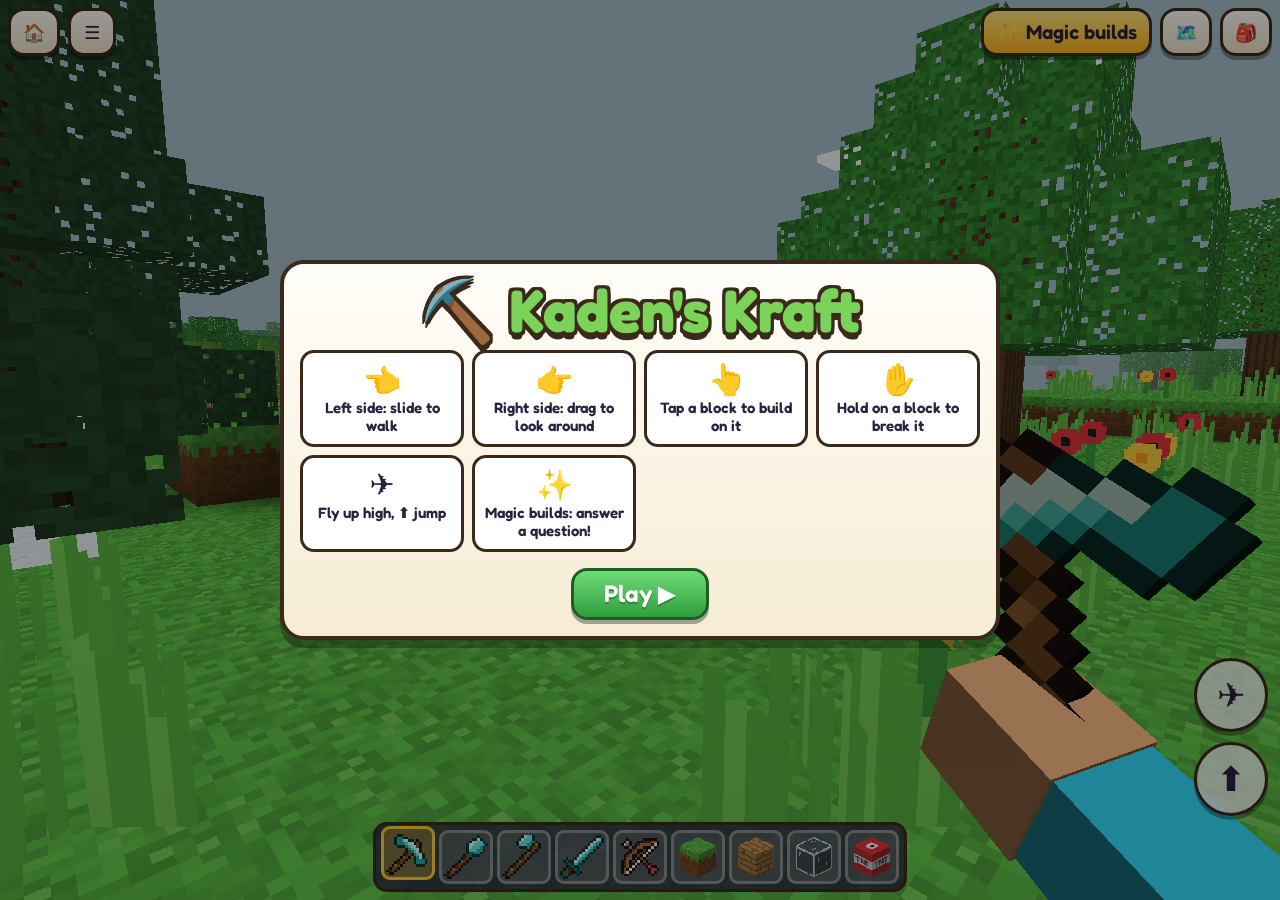
<file: kraft.html>
<!DOCTYPE html>
<!-- Built from src/kraft.html by build.py: edit the source, not this file. -->
<html lang="en">
<head>
<meta charset="utf-8">
<meta name="viewport" content="width=device-width,initial-scale=1,maximum-scale=1,user-scalable=no,viewport-fit=cover">
<meta name="apple-mobile-web-app-capable" content="yes">
<meta name="mobile-web-app-capable" content="yes">
<meta name="apple-mobile-web-app-title" content="Kaden's Games">
<meta name="apple-mobile-web-app-status-bar-style" content="black-translucent">
<link rel="apple-touch-icon" href="icon-180.png">
<link rel="icon" href="icon-180.png">
<link rel="manifest" href="manifest.json">
<title>Kaden's Kraft</title>
<link rel="preconnect" href="https://fonts.googleapis.com">
<link href="https://fonts.googleapis.com/css2?family=Fredoka:wght@500;600;700&display=swap" rel="stylesheet">
<style>
/* VOICE: a sunny blocky island where a five-year-old can build anything, and earn magic builds with Irish and maths
   IDEA: real first-person block building, controls like Minecraft on phones: left thumb walks, right thumb looks, tap builds, hold breaks
   LAYOUT: hotbar along the bottom, jump/fly on the right, magic builds and blocks top-right */
:root{color-scheme:light;--ink:#3b2a1a}
*{box-sizing:border-box;-webkit-tap-highlight-color:transparent}
html,body{margin:0;height:100%;overflow:hidden;background:#8fd3f7;font:600 17px/1.25 Fredoka,"Arial Rounded MT Bold",system-ui,sans-serif;color:#2b2140;user-select:none;-webkit-user-select:none;-webkit-touch-callout:none;overscroll-behavior:none}
#stage{position:fixed;inset:0;touch-action:none}
#stage canvas{display:block;width:100%;height:100%}
.btn{touch-action:manipulation;font:inherit;cursor:pointer;border:3px solid var(--ink);border-radius:16px;background:linear-gradient(#fffef9,#efe3c6);color:#2b2140;box-shadow:0 4px 0 #0005;min-height:48px;min-width:48px;padding:4px 12px;font-size:18px;text-decoration:none;display:inline-grid;place-items:center}
.btn:active{transform:translateY(3px);box-shadow:0 1px 0 #0005}
#tl{position:fixed;top:calc(8px + env(safe-area-inset-top));left:8px;display:flex;gap:8px;z-index:3}
#tr{position:fixed;top:calc(8px + env(safe-area-inset-top));right:8px;display:flex;gap:8px;z-index:3}
#magic{background:linear-gradient(#ffe680,#ffb21a);font-size:20px;animation:mg 2s ease-in-out infinite}
@keyframes mg{50%{box-shadow:0 0 0 5px #fff8,0 4px 0 #0005}}
#hot{position:fixed;left:50%;translate:-50% 0;bottom:calc(8px + env(safe-area-inset-bottom));display:flex;gap:4px;padding:5px;background:#2b2140cc;border:3px solid var(--ink);border-radius:14px;z-index:3}
.slot{width:min(54px,calc((100vw - 220px)/9));height:min(54px,calc((100vw - 220px)/9));min-width:36px;min-height:36px;border:3px solid #ffffff55;border-radius:9px;background:#ffffff22;padding:2px;cursor:pointer;touch-action:manipulation}
.slot img{width:100%;height:100%;image-rendering:pixelated;pointer-events:none}
.slot.on{border-color:#ffd23f;background:#ffd23f55;transform:translateY(-4px)}
#moves{position:fixed;right:calc(12px + env(safe-area-inset-right));bottom:calc(84px + env(safe-area-inset-bottom));display:grid;gap:10px;z-index:3;justify-items:center}
.mv{width:74px;height:74px;border-radius:50%;font-size:34px;background:#ffffffcc;padding:0}
.mv.on{background:linear-gradient(#bff0ff,#2ec4f1)}
#down[hidden]{display:none}
#joy{position:fixed;width:130px;height:130px;margin:-65px 0 0 -65px;border-radius:50%;border:4px solid #ffffffaa;background:#ffffff22;z-index:2;pointer-events:none;display:none}
#joy i{position:absolute;left:50%;top:50%;width:56px;height:56px;margin:-28px;border-radius:50%;background:#ffffffcc;border:3px solid #3b2a1a55}
#water{position:fixed;inset:0;background:#2b6fd2;opacity:0;pointer-events:none;z-index:1;transition:opacity .2s}
#flash{position:fixed;inset:0;background:#fff;opacity:0;pointer-events:none;z-index:6}
#sleep{position:fixed;inset:0;background:#000;opacity:0;pointer-events:none;z-index:7;transition:opacity .8s}#sleep.on{opacity:1}
.dn{display:flex;flex-wrap:wrap;gap:10px;justify-content:center;margin:14px 0}.dn .btn{font-size:24px;padding:10px 18px}
#hclue{font-size:30px;margin:10px 0 2px}#hclue b{color:#c2410c}#hsay{color:#7a6a55;font-size:15px}#hen{margin:10px 0;font-size:17px}#hhint{margin:8px 0;font-size:20px;min-height:10px}
#flash.go{animation:fl .5s ease-out}
@keyframes fl{0%{opacity:0}20%{opacity:.85}100%{opacity:0}}
#toast{position:fixed;left:50%;top:calc(70px + env(safe-area-inset-top));translate:-50% 0;z-index:4;background:#fffef6;border:3px solid var(--ink);border-radius:14px;padding:6px 14px;font-size:17px;box-shadow:0 3px 0 #0004;pointer-events:none;opacity:0;transition:opacity .3s;white-space:nowrap;max-width:calc(100vw - 20px);overflow:hidden;text-overflow:ellipsis}
#toast.on{opacity:1}
.modal{position:fixed;inset:0;display:grid;place-items:center;background:#0006;z-index:8;padding:12px}
[hidden]{display:none!important}
.card{background:linear-gradient(#fffef9,#f6ecd4);border:4px solid var(--ink);border-radius:24px;padding:16px;width:min(720px,100%);max-height:calc(100vh - 24px);overflow:auto;text-align:center;box-shadow:0 8px 0 #0004;animation:pop .3s cubic-bezier(.2,1.6,.4,1)}
@keyframes pop{from{transform:scale(.8);opacity:.4}}
.card h1{margin:0;font-size:clamp(36px,7vw,60px);line-height:1;color:#7bd35a;text-shadow:3px 0 0 var(--ink),-3px 0 0 var(--ink),0 3px 0 var(--ink),0 -3px 0 var(--ink),3px 3px 0 var(--ink),-3px -3px 0 var(--ink),3px -3px 0 var(--ink),-3px 3px 0 var(--ink),0 7px 0 var(--ink)}
.card h2{margin:4px 0 10px;font-size:24px}
.card p{margin:6px 0;font-size:17px}
.how{display:grid;grid-template-columns:repeat(auto-fit,minmax(150px,1fr));gap:8px;margin:10px 0;text-align:center}
.how div{background:#fff;border:3px solid var(--ink);border-radius:14px;padding:8px;font-size:15px}.how b{display:block;font-size:30px}
.go{font-size:24px;padding:8px 30px;background:linear-gradient(#6fdc78,#2f9e3c);color:#fff;border-color:#1f5e22;text-shadow:0 2px 0 #0004;margin-top:6px}
.grid{display:grid;grid-template-columns:repeat(auto-fill,minmax(76px,1fr));gap:8px;margin:8px 0}
.blk{padding:6px 2px;border-radius:14px;display:flex;flex-direction:column;align-items:center;gap:2px;font-size:12px;background:#fff}
.blk img{width:46px;height:46px;image-rendering:pixelated}
.grid .sect{grid-column:1/-1;text-align:left;font-weight:700;font-size:18px;margin-top:4px}
.builds{display:grid;grid-template-columns:repeat(auto-fill,minmax(110px,1fr));gap:10px;margin:8px 0}
.bd{display:flex;flex-direction:column;align-items:center;padding:8px 4px;border-radius:18px;font-size:15px;font-weight:700;background:linear-gradient(#ffffff,#fff3c4)}
.bd span{font-size:44px;line-height:1.1}
#qpic{font-size:clamp(30px,6vw,44px);margin:6px 0;line-height:1.3;word-break:break-word}
#qtext{font-size:22px;font-weight:700}
#qsay{font-size:15px;opacity:.8;min-height:1.2em}
.ans{display:flex;gap:10px;justify-content:center;flex-wrap:wrap;margin:10px 0}
.ans button{min-width:110px;min-height:80px;font-size:26px;flex-direction:column;padding:6px 12px;border-radius:18px}
.ans button.sw{width:90px;min-width:90px;border-width:5px}
.ans button small{font-size:14px;opacity:.75}
.ans button.wrong{animation:shake .35s;filter:grayscale(.8);opacity:.6}
@keyframes shake{25%{transform:translateX(-6px)}75%{transform:translateX(6px)}}
#qres{font-size:22px;font-weight:700;min-height:1.3em;margin:4px 0}
#menu .btn{margin:5px;font-size:20px}
@media(max-height:500px){.mv{width:60px;height:60px;font-size:28px}#moves{bottom:calc(70px + env(safe-area-inset-bottom));gap:6px}.card{padding:10px 12px}.card h1{font-size:32px}.how div{padding:4px;font-size:13px}.how b{font-size:22px}.ans button{min-height:62px}}
@media(max-aspect-ratio:9/10){.slot{width:calc((100vw - 60px)/9);height:calc((100vw - 60px)/9)}#moves{bottom:calc(84px + env(safe-area-inset-bottom))}}
/* engine: loading screen and the soft fade between pages */
#loader{position:fixed;inset:0;z-index:99;display:grid;place-items:center;background:radial-gradient(circle at 50% 40%,#d6f2ff,#6ec6ff);transition:opacity .45s ease}
#loader.gone{opacity:0;pointer-events:none}
#loader .ld{display:flex;flex-direction:column;align-items:center;gap:6px;font:700 26px Fredoka,"Arial Rounded MT Bold",system-ui,sans-serif;color:#2b2140;text-align:center;padding:0 20px}
#loader .le{font-size:84px;line-height:1.1;animation:ldb .7s ease-in-out infinite alternate}
@keyframes ldb{to{transform:translateY(-16px) rotate(6deg)}}
#loader i{font-style:normal;font-size:18px;opacity:.75}#loader i span{animation:ldd 1.2s infinite}#loader i span:nth-child(2){animation-delay:.2s}#loader i span:nth-child(3){animation-delay:.4s}
@keyframes ldd{50%{opacity:.1}}
html.leaving body::after{content:"";position:fixed;inset:0;z-index:100;background:#bfe9ff;animation:kgleave .26s ease-in forwards}
@keyframes kgleave{from{opacity:0}to{opacity:1}}
@media(prefers-reduced-motion:reduce){#loader .le,#loader i span{animation:none}}
</style>
</head>
<body>
<div id="loader"><div class="ld"><span class="le">⛏️</span>Kaden's Kraft<i>Building the island<span>.</span><span>.</span><span>.</span></i></div></div>
<div id="stage"></div>
<div id="water"></div><div id="flash"></div><div id="sleep"></div>
<div id="joy"><i></i></div>
<div id="tl"><a class="btn" href="index.html" id="home" aria-label="Home">🏠</a><button class="btn" id="menub" aria-label="Menu">☰</button></div>
<div id="tr"><button class="btn" id="magic">✨ Magic builds</button><button class="btn" id="hunt" aria-label="Treasure hunt">🗺️</button><button class="btn" id="bag" aria-label="All blocks">🎒</button></div>
<div id="toast"></div>
<div id="moves"><button class="btn mv" id="fly" aria-label="Fly">✈️</button><button class="btn mv" id="jump" aria-label="Jump or fly up">⬆️</button><button class="btn mv" id="down" aria-label="Fly down" hidden>⬇️</button></div>
<div id="hot"></div>
<div class="modal" id="start"><div class="card">
 <h1>⛏️ Kaden's Kraft</h1>
 <div class="how">
  <div><b>👈</b>Left side: slide to walk</div>
  <div><b>👉</b>Right side: drag to look around</div>
  <div><b>👆</b>Tap a block to build on it</div>
  <div><b>✋</b>Hold on a block to break it</div>
  <div><b>✈️</b>Fly up high, ⬆️ jump</div>
  <div><b>✨</b>Magic builds: answer a question!</div>
 </div>
 <button class="btn go" id="go">Play ▶</button>
</div></div>
<div class="modal" id="blocks" hidden><div class="card">
 <h2>🎒 Pick a block</h2><div class="grid" id="bgrid"></div>
 <button class="btn go" id="bclose">Done</button>
</div></div>
<div class="modal" id="builds" hidden><div class="card">
 <h2>✨ Magic builds</h2><p>Pick something, answer a question, and it appears in front of you!</p>
 <div class="builds" id="blist"></div>
 <button class="btn" id="mclose">Not now</button>
</div></div>
<div class="modal" id="quiz" hidden><div class="card" style="width:min(620px,100%)">
 <div id="qtext"></div><div id="qsay"></div><div id="qpic"></div>
 <div class="ans" id="qans"></div><div id="qres"></div>
 <button class="btn" id="qclose">Not now</button>
</div></div>
<div class="modal" id="dogm" hidden><div class="card" style="width:min(520px,100%)">
 <h2>🐶 A dog! What will you call it?</h2><div class="dn" id="dnames"></div>
 <button class="btn" id="dclose">Not now</button>
</div></div>
<div class="modal" id="huntm" hidden><div class="card" style="width:min(560px,100%)">
 <h2>🗺️ Tóraíocht stóir! <small>(Treasure hunt!)</small></h2>
 <div id="hclue"></div><div id="hsay"></div><div id="hen">The treasure is under one of the flags. Which colour? 🚩</div><div id="hhint"></div>
 <button class="btn" id="hhelp">🙋 Help me</button> <button class="btn go" id="hgo">Let's go! ▶</button>
</div></div>
<div class="modal" id="menu" hidden><div class="card" style="width:min(420px,100%)">
 <h2>☰ Menu</h2>
 <button class="btn" id="snd">🔊 Sound on</button><br>
 <button class="btn" id="howb">❓ How to play</button><br>
 <button class="btn" id="neww">🏝️ New island</button><br>
 <button class="btn go" id="menuc">Keep building ▶</button>
</div></div>
<script src="three.min.js"></script>
<script>
{
/* engine: keep saves safe and let the games work offline */
try{if(navigator.storage&&navigator.storage.persist)navigator.storage.persisted().then(p=>p||navigator.storage.persist()).catch(()=>{})}catch(e){}
try{if('serviceWorker' in navigator&&(location.protocol==='https:'||location.hostname==='localhost')&&!/claude|anthropic/.test(location.hostname))navigator.serviceWorker.register('sw.js').catch(()=>{})}catch(e){}
const $=id=>document.getElementById(id);
const KEY='kadenKraft2';
let G={mute:false,seed:(Math.random()*1e9)|0,ck:{},p:null,fly:0,hot:[100,101,102,103,104,1,7,9,26],sel:0,seen:0,slimes:0};
try{const v=JSON.parse(localStorage.getItem(KEY)||'null');if(v&&v.seed!==undefined)G=Object.assign(G,v)}catch(e){}
let dirtySave=false,saveT=0;
function save(){try{G.ck={};CHG.forEach((m,k)=>{const a=[];m.forEach((b,i)=>a.push(i,b));G.ck[k]=a});G.veh=vehs.map(v=>[v.kind,+v.x.toFixed(2),+v.y.toFixed(2),+v.z.toFixed(2),v.d||0,+v.ry.toFixed(2)]);G.p=[P.x,P.y,P.z,yaw,pitch];localStorage.setItem(KEY,JSON.stringify(G));dirtySave=false}catch(e){}}
const rnd=(a,b)=>a+Math.random()*(b-a),pick=a=>a[Math.random()*a.length|0];

/* ---------- sound ---------- */
/* engine: tiny Web Audio beeps and jingles (respects G.mute) */
let ac=null;
function tone(f,d=.12,type='sine',when=0,vol=.14){if(G.mute)return;try{ac=ac||new (window.AudioContext||window.webkitAudioContext)();
 const o=ac.createOscillator(),g=ac.createGain(),t=ac.currentTime+when;o.type=type;o.frequency.setValueAtTime(f,t);
 g.gain.setValueAtTime(vol,t);g.gain.exponentialRampToValueAtTime(.001,t+d);o.connect(g).connect(ac.destination);o.start(t);o.stop(t+d)}catch(e){}}
const sfx={cash:()=>tone(1200+Math.random()*300,.05,'square',0,.04),ding:()=>{tone(1175,.3);tone(1568,.3,'sine',.1)},
 pop:()=>tone(700,.07,'triangle'),clean:()=>{tone(784,.1);tone(1047,.1,'sine',.08);tone(1319,.18,'sine',.16)},
 sad:()=>{tone(330,.15,'triangle');tone(247,.25,'triangle',.12)},build:()=>{[523,659,784,1047].forEach((f,i)=>tone(f,.18,'triangle',i*.09))},
 level:()=>{[523,659,784,1047,1319,1568].forEach((f,i)=>tone(f,.2,'square',i*.08,.07))},no:()=>tone(180,.15,'sawtooth',0,.08),
 pu:()=>{[880,1109,1319,1760].forEach((f,i)=>tone(f,.1,'square',i*.05,.06))}};
sfx.place=()=>tone(300+Math.random()*80,.06,'square',0,.06);
sfx.crunch=()=>{tone(140+Math.random()*40,.09,'sawtooth',0,.07);tone(90,.12,'square',.03,.05)};
sfx.boom=()=>{tone(70,.7,'sawtooth',0,.18);tone(50,.9,'square',.05,.15);tone(110,.4,'sawtooth',.02,.1)};
sfx.fuse=()=>tone(1400,.03,'square',0,.03);

/* ---------- blocks and their pixel textures ---------- */
const COLS=8,ROWS=16,TS=16;
const atlasC=document.createElement('canvas');atlasC.width=COLS*TS;atlasC.height=ROWS*TS;const AX=atlasC.getContext('2d');
let seedR=7;const prand=()=>{seedR=(seedR*16807)%2147483647;return(seedR-1)/2147483646};
function hexRGB(h){const n=parseInt(h.slice(1),16);return[n>>16,n>>8&255,n&255]}
function tile(i,fn){const c=document.createElement('canvas');c.width=c.height=TS;const x=c.getContext('2d');fn(x);AX.drawImage(c,(i%COLS)*TS,Math.floor(i/COLS)*TS)}
function noise(x,base,v,from=0,to=TS){const[r,g,b]=hexRGB(base);for(let py=from;py<to;py++)for(let px=0;px<TS;px++){const k=1+(prand()-.5)*v;x.fillStyle=`rgb(${r*k|0},${g*k|0},${b*k|0})`;x.fillRect(px,py,1,1)}}
const dots=(x,c,n,s=1)=>{x.fillStyle=c;for(let k=0;k<n;k++)x.fillRect(prand()*TS|0,prand()*TS|0,s,s)};
tile(0,x=>{noise(x,'#5dbb46',.25);dots(x,'#7bd35a',14)});
tile(1,x=>{noise(x,'#8b5a2b',.25);noise(x,'#5dbb46',.25,0,4);for(let k=0;k<TS;k++)if(prand()<.5){x.fillStyle='#5dbb46';x.fillRect(k,4,1,1+(prand()*2|0))}});
tile(2,x=>{noise(x,'#8b5a2b',.3);dots(x,'#6b4220',10)});
tile(3,x=>{noise(x,'#8a8a8a',.2);dots(x,'#6e6e6e',18,2)});
tile(4,x=>{noise(x,'#7a7a7a',.25);x.fillStyle='#555';for(let k=0;k<6;k++){x.fillRect(prand()*14|0,prand()*16|0,5,1);x.fillRect(prand()*16|0,prand()*14|0,1,4)}});
tile(5,x=>{noise(x,'#e8d6a0',.12);dots(x,'#d9c288',10)});
tile(6,x=>{noise(x,'#6b4a2b',.15);x.fillStyle='#4e351d';for(let k=1;k<TS;k+=3)x.fillRect(k,0,1,TS)});
tile(7,x=>{noise(x,'#b5853f',.12);x.strokeStyle='#8a6230';x.lineWidth=1;[2,4.5,7].forEach(r=>x.strokeRect(8-r,8-r,r*2,r*2));x.fillStyle='#6b4a2b';x.fillRect(0,0,16,1);x.fillRect(0,15,16,1);x.fillRect(0,0,1,16);x.fillRect(15,0,1,16)});
tile(8,x=>{noise(x,'#c4924f',.12);x.fillStyle='#8a6230';[3,7,11,15].forEach(y=>x.fillRect(0,y,16,1));[[5,0],[12,4],[3,8],[10,12]].forEach(([px,py])=>x.fillRect(px,py,1,3))});
tile(9,x=>{noise(x,'#3f9f3a',.35);x.clearRect(0,0,0,0);for(let k=0;k<26;k++)x.clearRect(prand()*16|0,prand()*16|0,1,1)});
tile(10,x=>{x.clearRect(0,0,16,16);x.fillStyle='#dff6ff';x.fillRect(0,0,16,1);x.fillRect(0,15,16,1);x.fillRect(0,0,1,16);x.fillRect(15,0,1,16);x.fillStyle='#ffffffcc';x.fillRect(3,3,1,3);x.fillRect(4,2,1,2);x.fillRect(10,9,1,3)});
tile(11,x=>{noise(x,'#b24a3a',.15);x.fillStyle='#d9cbb8';for(let y=3;y<TS;y+=4){x.fillRect(0,y,16,1);for(let px=(y/4|0)%2?2:6;px<16;px+=8)x.fillRect(px,y-3,1,3)}});
tile(12,x=>{noise(x,'#3a8fe0',.12);dots(x,'#7fc4ff',12,2)});
tile(13,x=>{noise(x,'#3a3a3a',.5);dots(x,'#111',20,2)});
const WOOL=['#f4f4f4','#e2363b','#ff8a1f','#ffd23f','#5cc43a','#2e6fe0','#9b4fd0','#ff8ad8','#2b2b33'];
WOOL.forEach((c,k)=>tile(14+k,x=>{noise(x,c,.12);x.fillStyle='#0000001a';for(let p=0;p<16;p+=4)x.fillRect(p,0,1,16)}));
tile(23,x=>{noise(x,'#ffd23f',.1);x.fillStyle='#fff3a0';x.fillRect(2,2,5,2);x.fillRect(9,9,4,2);x.fillStyle='#d9a400';x.fillRect(0,15,16,1);x.fillRect(15,0,1,16)});
tile(24,x=>{noise(x,'#8a8a8a',.2);x.fillStyle='#5ff2ec';[[3,3],[10,4],[6,10],[12,12],[2,12]].forEach(([px,py])=>{x.fillRect(px,py,2,2);x.fillRect(px+1,py+1,1,1)})});
tile(25,x=>{noise(x,'#ffe27a',.15);x.fillStyle='#fff8d0';[[4,4],[11,3],[7,9],[2,12],[12,11]].forEach(([px,py])=>x.fillRect(px,py,2,2));x.fillStyle='#c9a227';x.fillRect(0,0,16,1);x.fillRect(0,15,16,1);x.fillRect(0,0,1,16);x.fillRect(15,0,1,16)});
tile(26,x=>{noise(x,'#f6fbff',.05);dots(x,'#dbe9f2',6)});
tile(27,x=>{noise(x,'#e2363b',.12);x.fillStyle='#f4f4f4';x.fillRect(0,5,16,6);x.fillStyle='#2b2b33';x.font='bold 6px sans-serif';x.fillText('TNT',2,10)});
tile(28,x=>{noise(x,'#e2363b',.12);x.fillStyle='#f4f4f4';x.fillRect(5,5,6,6);x.fillStyle='#2b2b33';x.fillRect(7,7,2,2)});
tile(29,x=>{noise(x,'#e2363b',.12)});
// more Minecraft-style blocks: birch and spruce trees, desert, ores, plants, and things for inside houses
tile(30,x=>{noise(x,'#e8e4da',.06);x.fillStyle='#2b2b33';for(let k=0;k<9;k++)x.fillRect(prand()*14|0,prand()*16|0,2+(prand()*2|0),1)});
tile(31,x=>{noise(x,'#7bbf4a',.3);for(let k=0;k<24;k++)x.clearRect(prand()*16|0,prand()*16|0,1,1)});
tile(32,x=>{noise(x,'#4a3220',.15);x.fillStyle='#33220f';for(let k=1;k<TS;k+=3)x.fillRect(k,0,1,TS)});
tile(33,x=>{noise(x,'#2f5a33',.3);for(let k=0;k<20;k++)x.clearRect(prand()*16|0,prand()*16|0,1,1)});
tile(34,x=>{noise(x,'#e3cf94',.08);x.fillStyle='#cbb47a';x.fillRect(0,4,16,1);x.fillRect(0,11,16,1);x.fillStyle='#f0e0aa';x.fillRect(0,0,16,2)});
tile(35,x=>{noise(x,'#e8d6a0',.06);x.strokeStyle='#cbb47a';x.strokeRect(.5,.5,15,15)});
tile(36,x=>{noise(x,'#4a9a32',.12);x.fillStyle='#2e6b1f';[2,7,12].forEach(px=>x.fillRect(px,0,1,16));x.fillStyle='#e8e8c8';for(let k=0;k<8;k++)x.fillRect(prand()*16|0,prand()*16|0,1,1)});
tile(37,x=>{noise(x,'#5cb43e',.12);x.strokeStyle='#2e6b1f';x.strokeRect(1.5,1.5,13,13)});
const ore=(i,c)=>tile(i,x=>{noise(x,'#8a8a8a',.2);x.fillStyle=c;[[3,3],[10,4],[6,10],[12,12],[2,11],[8,7]].forEach(([px,py])=>{x.fillRect(px,py,2,2);x.fillRect(px+1,py+1,1,1)})});
ore(38,'#1d1d1d');ore(39,'#d9a88a');ore(40,'#ffd23f');
tile(41,x=>{noise(x,'#8e8580',.3);dots(x,'#6e6660',14,2);dots(x,'#b0a8a0',8,2)});
tile(42,x=>{x.clearRect(0,0,16,16);x.fillStyle='#5dbb46';[[2,6],[5,3],[7,8],[10,2],[13,5],[4,9],[11,7]].forEach(([px,py])=>x.fillRect(px,py,1,16-py));x.fillStyle='#7bd35a';[[3,8],[9,5],[12,9]].forEach(([px,py])=>x.fillRect(px,py,1,16-py))});
tile(43,x=>{x.clearRect(0,0,16,16);x.fillStyle='#3f9f3a';x.fillRect(7,7,2,9);x.fillRect(5,11,2,1);x.fillStyle='#e2363b';x.fillRect(5,3,6,4);x.fillRect(6,2,4,6);x.fillStyle='#1d1d1d';x.fillRect(7,4,2,2)});
tile(44,x=>{x.clearRect(0,0,16,16);x.fillStyle='#3f9f3a';x.fillRect(7,8,2,8);x.fillRect(9,12,2,1);x.fillStyle='#ffd23f';x.fillRect(5,4,6,4);x.fillRect(6,3,4,6);x.fillStyle='#ff9f1c';x.fillRect(7,5,2,2)});
tile(45,x=>{x.clearRect(0,0,16,16);x.fillStyle='#8b6a3a';[[7,4],[4,7],[10,6],[6,10],[11,10]].forEach(([px,py])=>{x.fillRect(px,py,1,16-py)});x.fillRect(4,7,4,1);x.fillRect(8,6,3,1)});
tile(46,x=>{noise(x,'#8b5a2b',.25);noise(x,'#f6fbff',.05,0,4);for(let k=0;k<TS;k++)if(prand()<.5){x.fillStyle='#f6fbff';x.fillRect(k,4,1,1+(prand()*2|0))}});
tile(47,x=>{noise(x,'#8a8a8a',.12);x.fillStyle='#5e5e5e';x.fillRect(0,7,16,1);x.fillRect(0,15,16,1);x.fillRect(7,0,1,7);x.fillRect(15,8,1,7);x.fillRect(3,8,1,7)});
tile(48,x=>{noise(x,'#f2efe8',.04);x.strokeStyle='#ddd8cc';x.strokeRect(.5,.5,15,15)});
tile(49,x=>{noise(x,'#5a3b1f',.12);x.fillStyle='#3a2410';[3,7,11,15].forEach(y=>x.fillRect(0,y,16,1));[[5,0],[12,4],[3,8],[10,12]].forEach(([px,py])=>x.fillRect(px,py,1,3))});
tile(50,x=>{noise(x,'#c4924f',.1);x.fillStyle='#8a6230';x.fillRect(0,0,16,1);x.fillRect(0,7,16,2);x.fillRect(0,15,16,1);
 const bc=['#e2363b','#2e6fe0','#5cc43a','#ffd23f','#9b4fd0','#ff8a1f'];for(let r=0;r<2;r++)for(let k=0;k<7;k++){x.fillStyle=bc[(k+r*3)%6];x.fillRect(1+k*2,r?9:1,2,6)}});
tile(51,x=>{noise(x,'#b5853f',.12);x.fillStyle='#6b4a2b';x.fillRect(0,0,16,2);x.fillRect(0,14,16,2);x.fillRect(0,0,2,16);x.fillRect(14,0,2,16);x.fillStyle='#8a8a8a';x.fillRect(4,4,3,3);x.fillStyle='#8b5a2b';x.fillRect(9,8,3,4)});
tile(52,x=>{noise(x,'#a8743f',.12);x.fillStyle='#6b4a2b';x.fillRect(0,0,16,3);x.fillStyle='#8a8a8a';x.fillRect(3,6,3,6);x.fillStyle='#5a3b1f';x.fillRect(9,6,4,6)});
tile(53,x=>{noise(x,'#7a7a7a',.15);x.fillStyle='#3a3a3a';x.fillRect(4,8,8,6);x.fillStyle='#ff8a1f';x.fillRect(5,10,6,3);x.fillStyle='#ffd23f';x.fillRect(6,11,4,1);x.fillStyle='#555';x.fillRect(3,3,10,2)});
tile(54,x=>{noise(x,'#7a7a7a',.15);x.strokeStyle='#5a5a5a';x.strokeRect(.5,.5,15,15)});
tile(55,x=>{noise(x,'#a8743f',.1);x.fillStyle='#5a3b1f';x.fillRect(0,0,16,1);x.fillRect(0,15,16,1);x.fillRect(0,0,1,16);x.fillRect(15,0,1,16);x.fillRect(0,6,16,1);x.fillStyle='#c9c9c9';x.fillRect(7,5,2,4)});
tile(56,x=>{noise(x,'#a8743f',.1);x.strokeStyle='#5a3b1f';x.strokeRect(.5,.5,15,15)});
// furniture, doors and rails
tile(57,x=>{noise(x,'#eef3f6',.04);x.fillStyle='#b8c2c9';x.fillRect(0,5,16,1);x.fillStyle='#8a949b';x.fillRect(12,1,1,3);x.fillRect(12,7,1,6);x.strokeStyle='#c9d2d8';x.strokeRect(.5,.5,15,15)});
tile(58,x=>{noise(x,'#eef3f6',.05);x.strokeStyle='#d5dde2';x.strokeRect(.5,.5,15,15)});
tile(59,x=>{noise(x,'#2a2a2e',.1);x.lineWidth=1;[[4.5,4.5,'#888'],[11.5,4.5,'#888'],[4.5,11.5,'#888'],[11.5,11.5,'#e2363b']].forEach(([a,b,c])=>{x.strokeStyle=c;x.beginPath();x.arc(a,b,2.6,0,7);x.stroke()})});
tile(60,x=>{noise(x,'#c9ced3',.05);x.fillStyle='#2b2b33';x.fillRect(2,6,12,8);x.fillStyle='#ff8a1f';x.fillRect(4,11,8,2);x.fillStyle='#ffd23f';x.fillRect(6,12,4,1);x.fillStyle='#1d1d1d';[3,6,9,12].forEach(k=>x.fillRect(k,2,2,2));x.fillStyle='#8a949b';x.fillRect(2,5,12,1)});
tile(61,x=>{noise(x,'#eef3f6',.04);x.fillStyle='#8fa6b4';x.fillRect(3,4,10,10);x.fillStyle='#a9c4d4';x.fillRect(4,5,8,8);x.fillStyle='#5f7684';x.fillRect(7,8,2,2);x.fillStyle='#b8c2c9';x.fillRect(7,1,2,4)});
tile(62,x=>{noise(x,'#b5853f',.1);x.strokeStyle='#7d5326';x.strokeRect(1.5,1.5,6,13);x.strokeRect(8.5,1.5,6,13);x.fillStyle='#ffd23f';x.fillRect(6,7,1,2);x.fillRect(9,7,1,2)});
tile(63,x=>{noise(x,'#6a4527',.1);x.strokeStyle='#3f2814';x.strokeRect(1.5,1.5,6,13);x.strokeRect(8.5,1.5,6,13);x.fillStyle='#ffd23f';x.fillRect(6,7,1,2);x.fillRect(9,7,1,2)});
tile(64,x=>{const g=x.createLinearGradient(0,0,16,16);g.addColorStop(0,'#2d4f86');g.addColorStop(1,'#101a33');x.fillStyle=g;x.fillRect(0,0,16,16);x.fillStyle='#ffffff33';x.fillRect(2,2,5,1);x.fillRect(2,3,3,1);x.fillStyle='#5cc43a';x.fillRect(4,10,3,3);x.fillStyle='#ffd23f';x.fillRect(9,8,3,5);x.strokeStyle='#111';x.strokeRect(.5,.5,15,15)});
tile(65,x=>{noise(x,'#c8323a',.12);x.fillStyle='#9c2129';for(let k=2;k<16;k+=5)for(let j=2;j<16;j+=5)x.fillRect(k,j,1,1)});
tile(66,x=>{noise(x,'#3a6fd8',.1);x.fillStyle='#f4f4f4';x.fillRect(0,3,16,2)});
tile(67,x=>{noise(x,'#ffffff',.04);x.strokeStyle='#dde4ea';x.strokeRect(.5,.5,15,15)});
tile(68,x=>{noise(x,'#a8743c',.1);x.strokeStyle='#6b4420';x.strokeRect(2.5,1.5,11,5);x.strokeRect(2.5,8.5,11,6);x.fillStyle='#ffd23f';x.fillRect(12,0,2,2)});
tile(69,x=>{noise(x,'#a8743c',.1);x.fillStyle='#bfe8ff';x.fillRect(3,3,10,10);x.fillStyle='#8a5a2b';x.fillRect(7,3,2,10);x.fillRect(3,7,10,2);x.fillStyle='#ffffff99';x.fillRect(4,4,2,1)});
tile(70,x=>{x.clearRect(0,0,16,16);x.fillStyle='#7a5124';[1,5,9,13].forEach(y=>x.fillRect(1,y,14,2));x.fillStyle='#5e666d';x.fillRect(3,0,2,16);x.fillRect(11,0,2,16);x.fillStyle='#c9cfd6';x.fillRect(3,0,1,16);x.fillRect(11,0,1,16)});
tile(71,x=>{x.clearRect(0,0,16,16);for(let py=0;py<16;py++)for(let px=0;px<16;px++){const dx=16-(px+.5),dy=16-(py+.5),d=Math.hypot(dx,dy),a=Math.atan2(dy,dx)*180/Math.PI;let c='';
  if(d>2&&d<14&&[10,32,58,80].some(t=>Math.abs(a-t)<6))c='#7a5124';if(Math.abs(d-4)<.9||Math.abs(d-12)<.9)c=d<4||(d>11&&d<12)?'#c9cfd6':'#5e666d';if(c){x.fillStyle=c;x.fillRect(px,py,1,1)}}});
tile(74,x=>{noise(x,'#9aa1a8',.06)});
tile(75,x=>{noise(x,'#202024',.08)});
tile(76,x=>{noise(x,'#eef3f6',.04);x.fillStyle='#dfe6eb';x.beginPath();x.ellipse(8,8,6,6.5,0,0,7);x.fill();x.fillStyle='#8fd0f0';x.beginPath();x.ellipse(8,8.5,3.6,4.2,0,0,7);x.fill()});
tile(77,x=>{noise(x,'#eef3f6',.04);x.fillStyle='#7cc6ec';x.fillRect(2,2,12,12);x.fillStyle='#b9e4f8';x.fillRect(4,5,4,1);x.fillRect(9,10,3,1);x.fillStyle='#ffffff';x.fillRect(11,3,2,2)});

const atlas=new THREE.CanvasTexture(atlasC);atlas.magFilter=THREE.NearestFilter;atlas.minFilter=THREE.NearestFilter;atlas.generateMipmaps=false;
// id: name, tiles [top, side, bottom], cutout (see-through bits), water, glow, break time
const B=[null,
 {n:'Grass',t:[0,1,2]},{n:'Dirt',t:[2]},{n:'Stone',t:[3],br:.55},{n:'Cobble',t:[4],br:.55},{n:'Sand',t:[5]},{n:'Wood',t:[7,6,7]},{n:'Planks',t:[8]},
 {n:'Leaves',t:[9],cut:1,br:.12},{n:'Glass',t:[10],cut:1,br:.15},{n:'Brick',t:[11],br:.45},{n:'Water',t:[12],water:1},{n:'Bedrock',t:[13],hard:1},
 ...['White','Red','Orange','Yellow','Green','Blue','Purple','Pink','Black'].map((n,k)=>({n:n+' wool',t:[14+k],br:.18})),
 {n:'Gold',t:[23]},{n:'Diamond',t:[24]},{n:'Lamp',t:[25],glow:1},{n:'Snow',t:[26],br:.15},{n:'TNT',t:[28,27,29],tnt:1},
 {n:'Birch wood',t:[7,30,7]},{n:'Birch leaves',t:[31],cut:1,leaf:1,br:.12},{n:'Spruce wood',t:[7,32,7]},{n:'Spruce leaves',t:[33],cut:1,leaf:1,br:.12},{n:'Sandstone',t:[35,34,35],br:.4},{n:'Cactus',t:[37,36,37],br:.15},
 {n:'Coal ore',t:[38],br:.55},{n:'Iron ore',t:[39],br:.6},{n:'Gold ore',t:[40],br:.6},{n:'Gravel',t:[41]},
 {n:'Long grass',t:[42],plant:1,br:.04},{n:'Poppy',t:[43],plant:1,br:.04},{n:'Dandelion',t:[44],plant:1,br:.04},{n:'Dead bush',t:[45],plant:1,br:.04},
 {n:'Snowy grass',t:[26,46,2]},{n:'Stone bricks',t:[47],br:.5},{n:'Quartz',t:[48],br:.45},{n:'Dark planks',t:[49]},{n:'Bookshelf',t:[8,50,8]},{n:'Crafting table',t:[51,52,8]},{n:'Furnace',t:[54,53,54],br:.5},{n:'Chest',t:[56,55,56]}];
B.forEach((b,i)=>{if(!b)return;b.id=i;b.t=b.t.length===1?[b.t[0],b.t[0],b.t[0]]:b.t;if(b.br===undefined)b.br=.3;if(b.plant)b.cut=1;b.solid=!b.water&&!b.plant});
const AIR=0,GRASS=1,DIRT=2,STONE=3,COBBLE=4,SAND=5,LOG=6,PLANK=7,LEAF=8,GLASS=9,BRICK=10,WATER=11,BED=12,WOOLB=13,GOLD=22,DIAM=23,LAMP=24,SNOW=25,TNT=26,
 BIRCH=27,BLEAF=28,SPRUCE=29,SLEAF=30,SANDST=31,CACTUS=32,COAL=33,IRON=34,GOLDORE=35,GRAVEL=36,TGRASS=37,POPPY=38,DANDY=39,DEADB=40,SNOWG=41,SBRICK=42,QUARTZ=43,DPLANK=44,BOOKS=45,CRAFT=46,FURN=47,CHEST=48;
B[LEAF].leaf=1;
const W_=n=>WOOLB+['white','red','orange','yellow','green','blue','purple','pink','black'].indexOf(n);
// furniture, doors and rails: blocks with their own shapes (sizes are in 16ths of a block, made facing -z, then turned 4 ways)
const FD=[[0,-1],[1,0],[0,1],[-1,0]],FF=[4,1,5,0];   // facing directions, and which mesh face is the front for each
function rotBox(bx,r){let[x0,y0,z0,x1,y1,z1]=bx;for(let k=0;k<r;k++){const a=[8-(z0-8),x0],b=[8-(z1-8),x1];[x0,x1]=[Math.min(a[0],b[0]),Math.max(a[0],b[0])];[z0,z1]=[Math.min(a[1],b[1]),Math.max(a[1],b[1])]}return[x0,y0,z0,x1,y1,z1]}
const FDEF={};
function addShape(key,n,boxes,o={}){const turns=o.norot?1:4,fam=B.length;FDEF[key]=fam;
 for(let r=0;r<turns;r++){const b={n,id:B.length,shape:boxes.map(q=>({b:rotBox(q.b,r),t:q.t,top:q.top??q.t,f:q.f??q.t})),cut:1,br:o.br??.25,solid:o.solid??true,fam,rot:o.norot?undefined:r,hide:r>0,fur:o.fur??1,t:[boxes[0].top??boxes[0].t,boxes[0].f??boxes[0].t,boxes[0].t],front:FF[r]};
  Object.assign(b,o.extra||{});B.push(b)}return fam}
const W16=16;
addShape('table','Table',[{b:[0,13,0,16,16,16],t:8},{b:[1,0,1,3,13,3],t:49},{b:[13,0,1,15,13,3],t:49},{b:[1,0,13,3,13,15],t:49},{b:[13,0,13,15,13,15],t:49}],{norot:1});
addShape('chair','Chair',[{b:[3,7,3,13,9,13],t:8},{b:[3,9,11,13,16,13],t:8},{b:[3,0,3,5,7,5],t:49},{b:[11,0,3,13,7,5],t:49},{b:[3,0,11,5,7,13],t:49},{b:[11,0,11,13,7,13],t:49}]);
addShape('sofa','Sofa',[{b:[0,0,1,16,7,15],t:65},{b:[0,7,11,16,15,15],t:65},{b:[0,7,1,3,11,11],t:65},{b:[13,7,1,16,11,11],t:65},{b:[3,7,1,13,8,11],t:65}]);
addShape('bed','Bed',[{b:[0,0,0,16,4,16],t:8},{b:[1,4,0,15,9,15],t:66},{b:[2,9,10,14,11,14],t:67},{b:[0,4,15,16,15,16],t:49}],{extra:{bed:1}});
addShape('fridge','Fridge',[{b:[1,0,1,15,16,15],t:58,f:57}]);
addShape('cooker','Cooker',[{b:[0,0,0,16,16,16],t:74,f:60,top:59}]);
addShape('sink','Sink',[{b:[0,0,1,16,13,16],t:8,f:62},{b:[0,13,0,16,16,16],t:58,top:61}]);
addShape('wardrobe','Wardrobe',[{b:[0,0,1,16,16,16],t:49,f:63}]);
addShape('tv','TV',[{b:[5,0,6,11,1,11],t:75},{b:[7,1,8,9,5,9],t:75},{b:[0,5,7,16,15,9],t:75,f:64}]);
addShape('toilet','Toilet',[{b:[5,0,4,11,6,12],t:58},{b:[3,6,1,13,9,12],t:58,top:76},{b:[3,6,12,13,15,15],t:58}]);
addShape('bath','Bath',[{b:[0,0,0,16,9,16],t:58,top:77}],{norot:1});
// doors: closed is solid, open you walk through. Both halves use the same block; the top half shows the window
const DOOR=addShape('door','Door',[{b:[0,0,0,16,16,3],t:68}],{extra:{door:1,open:0}});
const DOORO=addShape('dooro','Door',[{b:[0,0,0,3,16,16],t:68}],{solid:false,extra:{door:1,open:1}});
for(let r=0;r<4;r++)B[DOORO+r].hide=true;
const RAIL=B.length;B.push({n:'Rail',id:RAIL,t:[70,70,70],cut:1,br:.1,solid:false,rail:1,fur:1});
const F=(k,r=0)=>FDEF[k]+(B[FDEF[k]].rot===undefined?0:r);
// turn a block that faces a way (furniture, doors) round by k quarter turns
const rotId=(b,k)=>B[b]&&B[b].rot!==undefined?B[b].fam+((B[b].rot+k)&3):b;

// average colour of each block, for the bits that fly off when you break it
const AVG=B.map(b=>{if(!b)return'#fff';const ti=b.t[1],d=AX.getImageData((ti%COLS)*TS,Math.floor(ti/COLS)*TS,TS,TS).data;let r=0,g=0,bl=0,n=0;for(let i=0;i<d.length;i+=4)if(d[i+3]>10){r+=d[i];g+=d[i+1];bl+=d[i+2];n++}return`rgb(${r/n|0},${g/n|0},${bl/n|0})`});
// little 3D-looking icons for the hotbar and the block menu
function icon(id){const b=B[id],c=document.createElement('canvas');c.width=c.height=48;const x=c.getContext('2d');x.imageSmoothingEnabled=false;
 const face=(ti,a,bb,cc,d,e,f,dark)=>{x.save();x.setTransform(a,bb,cc,d,e,f);x.drawImage(atlasC,(ti%COLS)*TS,Math.floor(ti/COLS)*TS,TS,TS,0,0,TS,TS);if(dark){x.fillStyle=`rgba(0,0,0,${dark})`;x.fillRect(0,0,TS,TS)}x.restore()};
 if(b.plant){x.drawImage(atlasC,(b.t[1]%COLS)*TS,Math.floor(b.t[1]/COLS)*TS,TS,TS,4,4,40,40);return c.toDataURL()}
 face(b.t[0],1.25,.625,-1.25,.625,24,2,0);face(b.t[1],1.25,.625,0,1.5,4,12,.18);face(b.t[1],1.25,-.625,0,1.5,24,22,.34);return c.toDataURL()}
// furniture icons: draw each box of the shape (turned to face us) in the same 3D-looking style as the blocks
function shapeIcon(id){const b=B[id],fam=b.fam,v=B[b.rot===undefined?fam:fam+2],c=document.createElement('canvas');c.width=c.height=48;const x=c.getContext('2d');x.imageSmoothingEnabled=false;
 const src=(ti,sx,sy,w,h,a,bb,cc,d,e,f,dx,dy,dark)=>{if(w<=0||h<=0)return;x.save();x.setTransform(a,bb,cc,d,e,f);x.drawImage(atlasC,(ti%COLS)*TS+sx,Math.floor(ti/COLS)*TS+sy,w,h,dx,dy,w,h);if(dark){x.fillStyle=`rgba(0,0,0,${dark})`;x.fillRect(dx,dy,w,h)}x.restore()};
 const bx=[...v.shape].sort((p,q)=>(p.b[3]+p.b[5])-(q.b[3]+q.b[5])||p.b[1]-q.b[1]);
 for(const s of bx){const[x0,y0,z0,x1,y1,z1]=s.b,tile=fi=>fi===3?s.top:fi===v.front?s.f:s.t;
  src(tile(5),x0,16-y1,x1-x0,y1-y0,1.25,.625,0,1.5,24-1.25*z1,2+.625*z1,x0,16-y1,.18);
  src(tile(1),16-z1,16-y1,z1-z0,y1-y0,1.25,-.625,0,1.5,4+1.25*x1,12+.625*x1,16-z1,16-y1,.34);
  src(tile(3),x0,z0,x1-x0,z1-z0,1.25,.625,-1.25,.625,24,2+1.5*(16-y1),x0,z0,0)}
 return c.toDataURL()}
function flatIcon(ti,ti2){const c=document.createElement('canvas');c.width=c.height=48;const x=c.getContext('2d');x.imageSmoothingEnabled=false;
 if(ti2!==undefined){x.drawImage(atlasC,(ti2%COLS)*TS,Math.floor(ti2/COLS)*TS,TS,TS,12,0,24,24);x.drawImage(atlasC,(ti%COLS)*TS,Math.floor(ti/COLS)*TS,TS,TS,12,24,24,24)}
 else x.drawImage(atlasC,(ti%COLS)*TS,Math.floor(ti/COLS)*TS,TS,TS,4,4,40,40);return c.toDataURL()}

const ICON=B.map((b,i)=>!b?'':b.shape?(b.door?flatIcon(68,69):shapeIcon(i)):b.rail?flatIcon(70):icon(i));

/* ---------- the world: practically endless, made 16x16 column (chunk) by chunk as Kaden explores ----------
   a big home island around the start, seas, more islands, hills, snowy mountains, forests and diamonds underground */
const CH=16,WY=64,SEA=24,CSZ=CH*WY*CH;
let SEED=G.seed;
function hash2(x,z,s){let h=(x*374761393+z*668265263+s*982451653)|0;h=(h^(h>>>13))*1274126177|0;return((h^(h>>>16))>>>0)/4294967295}
function vnoise(x,z,s){const xi=Math.floor(x),zi=Math.floor(z),xf=x-xi,zf=z-zi,u=xf*xf*(3-2*xf),v=zf*zf*(3-2*zf);
 const a=hash2(xi,zi,s),b=hash2(xi+1,zi,s),c=hash2(xi,zi+1,s),d=hash2(xi+1,zi+1,s);return a+(b-a)*u+(c-a)*v+(a-b-c+d)*u*v}
const fbm=(x,z,s)=>vnoise(x,z,s)*.5+vnoise(x*2.03,z*2.03,s+7)*.3+vnoise(x*4.1,z*4.1,s+13)*.2;
// biomes, like Minecraft: 0 plains, 1 oak forest, 2 birch wood, 3 desert, 4 snowy spruce forest; mountains on top of any of them
function biomeAt(x,z){const t=fbm(x/320,z/320,SEED+31),m=fbm(x/280,z/280,SEED+37);if(t<.34)return 4;if(t>.58&&m<.5)return 3;if(m>.57)return t>.5?2:1;return 0}
function heightAt(x,z){const home=.3*Math.exp(-(x*x+z*z)/(2*240*240)),cont=fbm(x/420,z/420,SEED)+home,hills=fbm(x/70,z/70,SEED+3),det=vnoise(x/14,z/14,SEED+5),flat=biomeAt(x,z)===3?.45:1;
 let h;if(cont<.5)h=SEA-2-(.5-cont)*44+det*2;else{const land=Math.min(1,(cont-.5)*5);h=SEA+1+land*(hills*hills*34*flat+det*3)+(cont-.5)*8}
 return Math.max(4,Math.min(WY-8,Math.round(h)))}
function surfaceAt(h,bio){if(h<=SEA+1)return bio===4&&h===SEA+1?SNOWG:SAND;if(h>SEA+28)return SNOW;if(h>SEA+19)return STONE;return bio===3?SAND:bio===4?SNOWG:GRASS}
// trees and cactus: [kind, height] or 0. kinds: 1 oak, 2 birch, 3 spruce, 4 cactus
function treeAt(x,z){const h=heightAt(x,z),bio=biomeAt(x,z),top=surfaceAt(h,bio),r=hash2(x,z,SEED+9),th=hash2(x,z,SEED+10);
 if(bio===3)return top===SAND&&h>SEA+2&&r<.007?[4,1+Math.floor(th*3)]:0;
 if(top!==GRASS&&top!==SNOWG)return 0;
 if(bio===4)return r<.03?[3,6+Math.floor(th*3)]:0;
 if(bio===2)return r<.045?[th<.75?2:1,5+Math.floor(th*3)]:0;
 if(bio===1)return r<.05?[th<.3?2:1,4+Math.floor(th*3)]:0;
 return r<.006?[1,4+Math.floor(th*3)]:0}
// 3D noise for caves: tunnels wind along where two noise fields both cross the middle
function hash3(x,y,z,s){return hash2(x*73856093^y*19349663,z,s)}
function vn3(x,y,z,s){const xi=Math.floor(x),yi=Math.floor(y),zi=Math.floor(z),xf=x-xi,yf=y-yi,zf=z-zi,u=xf*xf*(3-2*xf),v=yf*yf*(3-2*yf),w=zf*zf*(3-2*zf);
 const l=(a,b,t)=>a+(b-a)*t,c=(dx,dy,dz)=>hash3(xi+dx,yi+dy,zi+dz,s);
 return l(l(l(c(0,0,0),c(1,0,0),u),l(c(0,1,0),c(1,1,0),u),v),l(l(c(0,0,1),c(1,0,1),u),l(c(0,1,1),c(1,1,1),u),v),w)}
const caveAt=(x,y,z)=>Math.abs(vn3(x/16,y/10,z/16,SEED+41)-.5)<.075&&Math.abs(vn3(x/16,y/10,z/16,SEED+43)-.5)<.075;
const chunks=new Map(),CHG=new Map();   // CHG: chunk -> Map(spot in chunk -> block) for everything Kaden changed
const ckey=(cx,cz)=>(cx+32768)*65536+(cz+32768);
if(G.ck)for(const k in G.ck){const a=G.ck[k],m=new Map();for(let i=0;i<a.length;i+=2)m.set(a[i],a[i+1]);CHG.set(+k,m)}
const li=(lx,y,lz)=>(y*CH+lz)*CH+lx;
function genChunk(cx,cz){const d=new Uint8Array(CSZ),x0=cx*CH,z0=cz*CH;let maxY=SEA;
 for(let lz=0;lz<CH;lz++)for(let lx=0;lx<CH;lx++){const x=x0+lx,z=z0+lz,h=heightAt(x,z),bio=biomeAt(x,z),top=surfaceAt(h,bio),under=top===SAND?SAND:top===STONE||top===SNOW?STONE:DIRT;
  for(let y=0;y<=h;y++){let b=y===0?BED:y<h-3?(bio===3&&y>=h-7?SANDST:STONE):y<h?under:top;
   if(h<SEA-3&&y===h&&hash2(x>>2,z>>2,SEED+51)<.35)b=GRAVEL;
   if(b===STONE){const r=hash3(x>>1,y>>1,z>>1,SEED+21);if(r<.022&&y<h-4)b=COAL;else if(r<.034&&y<SEA)b=IRON;else if(r<.040&&y<SEA-8)b=GOLDORE;else if(r<.045&&y<14)b=DIAM}
   if(y>2&&y<h-4&&h>SEA+2&&caveAt(x,y,z))b=AIR;
   d[li(lx,y,lz)]=b}
  for(let y=h+1;y<=SEA;y++)d[li(lx,y,lz)]=WATER;if(h>maxY)maxY=h;
  if(h>SEA&&h+1<WY&&!d[li(lx,h+1,lz)]&&d[li(lx,h,lz)]){const r=hash2(x,z,SEED+61);let pl=0;
   if(top===GRASS)pl=bio===0?(r<.16?TGRASS:r<.19?POPPY:r<.22?DANDY:0):(r<.08?TGRASS:r<.09?POPPY:r<.1?DANDY:0);
   else if(top===SAND&&bio===3&&r<.012)pl=DEADB;
   if(pl&&!treeAt(x,z))d[li(lx,h+1,lz)]=pl}}
 for(let z=z0-3;z<z0+CH+3;z++)for(let x=x0-3;x<x0+CH+3;x++){const t=treeAt(x,z);if(!t)continue;const kind=t[0],th=t[1],h=heightAt(x,z);
  const put=(X,Y,Z,b)=>{const lx=X-x0,lz=Z-z0;if(lx<0||lz<0||lx>=CH||lz>=CH||Y<0||Y>=WY)return;const i=li(lx,Y,lz),cur=d[i];if(b===LOG||b===BIRCH||b===SPRUCE||b===CACTUS||!cur||B[cur].plant)d[i]=b;if(Y>maxY)maxY=Y};
  if(kind===4){for(let y=1;y<=th;y++)put(x,h+y,z,CACTUS);continue}
  const wood=kind===2?BIRCH:kind===3?SPRUCE:LOG,leaf=kind===2?BLEAF:kind===3?SLEAF:LEAF;
  for(let y=1;y<=th;y++)put(x,h+y,z,wood);
  if(kind===3){for(let dy=2;dy<=th+1;dy++){const k=th+1-dy,r=dy===th+1?0:k%2===0?1:Math.min(2,1+(k>>2));for(let ax=-r;ax<=r;ax++)for(let az=-r;az<=r;az++){if(r===2&&Math.abs(ax)===2&&Math.abs(az)===2)continue;put(x+ax,h+dy,z+az,leaf)}}continue}
  for(let dy=th-2;dy<=th+1;dy++){const r=dy>th-1?1:2;for(let ax=-r;ax<=r;ax++)for(let az=-r;az<=r;az++){if(Math.abs(ax)===r&&Math.abs(az)===r&&(r===2||dy===th+1))continue;put(x+ax,h+dy,z+az,leaf)}}}
 const ch=CHG.get(ckey(cx,cz));if(ch)ch.forEach((b,i)=>{d[i]=b;const y=Math.floor(i/(CH*CH));if(b&&y>maxY)maxY=y});
 return{d,cx,cz,k:ckey(cx,cz),maxY,meshes:[null,null,null],meshed:false}}
let lastCx=1e9,lastCz=1e9,lastC=null;
function chunk(cx,cz){if(cx===lastCx&&cz===lastCz)return lastC;const k=ckey(cx,cz);let c=chunks.get(k);if(!c){c=genChunk(cx,cz);chunks.set(k,c)}lastCx=cx;lastCz=cz;lastC=c;return c}
function get(x,y,z){if(y<0)return BED;if(y>=WY)return AIR;return chunk(x>>4,z>>4).d[li(x&15,y,z&15)]}
const inW=(x,y,z)=>y>=0&&y<WY;

/* ---------- three setup ---------- */
const renderer=new THREE.WebGLRenderer({antialias:false});renderer.setPixelRatio(Math.min(devicePixelRatio,1.5));$('stage').appendChild(renderer.domElement);
const VIEW=6;   // how many chunks you can see in each direction
const scene=new THREE.Scene();scene.background=new THREE.Color('#8fd3f7');scene.fog=new THREE.Fog('#8fd3f7',42,VIEW*CH-6);
const cam=new THREE.PerspectiveCamera(72,1,.05,300);cam.rotation.order='YXZ';scene.add(cam);
const HEMI=new THREE.HemisphereLight(0xffffff,0x8a7a60,.85),DL=new THREE.DirectionalLight(0xffffff,.45);DL.position.set(3,8,4);scene.add(HEMI,DL);
const solidMat=new THREE.MeshBasicMaterial({map:atlas,vertexColors:true,alphaTest:.5});
const glowMat=new THREE.MeshBasicMaterial({map:atlas,vertexColors:true,alphaTest:.5});
const waterMat=new THREE.MeshBasicMaterial({map:atlas,vertexColors:true,transparent:true,opacity:.72,depthWrite:false});
const LMC={};const LM=c=>LMC[c]||(LMC[c]=new THREE.MeshLambertMaterial({color:c}));
// the sea that goes on forever, a sun and some clouds (they follow Kaden around)
const sea=new THREE.Mesh(new THREE.PlaneGeometry(700,700),new THREE.MeshBasicMaterial({color:'#3a8fe0',transparent:true,opacity:.8,depthWrite:false}));sea.rotation.x=-Math.PI/2;sea.position.y=SEA+.85;sea.renderOrder=-1;scene.add(sea);
const sun=new THREE.Mesh(new THREE.PlaneGeometry(14,14),new THREE.MeshBasicMaterial({color:'#fff4a0',fog:false}));scene.add(sun);
const clouds=[];for(let k=0;k<16;k++){const m=new THREE.Mesh(new THREE.BoxGeometry(rnd(6,14),1.2,rnd(4,9)),new THREE.MeshBasicMaterial({color:'#ffffff',transparent:true,opacity:.9,fog:false}));m.position.set(rnd(-110,110),WY+8,rnd(-110,110));scene.add(m);clouds.push(m)}

/* ---------- turning a chunk of blocks into a mesh ---------- */
const FACES=[
 {d:[-1,0,0],s:.8,c:[[0,1,0,0,1],[0,0,0,0,0],[0,1,1,1,1],[0,0,1,1,0]]},
 {d:[1,0,0],s:.8,c:[[1,1,1,0,1],[1,0,1,0,0],[1,1,0,1,1],[1,0,0,1,0]]},
 {d:[0,-1,0],s:.55,c:[[1,0,1,1,0],[0,0,1,0,0],[1,0,0,1,1],[0,0,0,0,1]]},
 {d:[0,1,0],s:1,c:[[0,1,1,1,1],[1,1,1,0,1],[0,1,0,1,0],[1,1,0,0,0]]},
 {d:[0,0,-1],s:.68,c:[[1,0,0,0,0],[0,0,0,1,0],[1,1,0,0,1],[0,1,0,1,1]]},
 {d:[0,0,1],s:.68,c:[[0,0,1,0,0],[1,0,1,1,0],[0,1,1,0,1],[1,1,1,1,1]]}];
const AOV=[.45,.65,.82,1];
function showFace(b,nb){if(nb===AIR)return true;if(B[b].water)return nb!==WATER&&B[nb].cut;if(nb===WATER)return true;return B[nb].cut&&nb!==b}
function meshChunk(c){const out=[{p:[],u:[],c:[],i:[]},{p:[],u:[],c:[],i:[]},{p:[],u:[],c:[],i:[]}],x0=c.cx*CH,z0=c.cz*CH,D=c.d;
 const g=(lx,y,lz)=>{if(y<0)return BED;if(y>=WY)return AIR;if(lx>=0&&lx<CH&&lz>=0&&lz<CH)return D[li(lx,y,lz)];return get(x0+lx,y,z0+lz)};
 const occ=(lx,y,lz)=>{const b=g(lx,y,lz);return b&&b!==WATER&&!B[b].glow&&!B[b].plant&&!B[b].cut?1:0};
 const ymax=Math.min(WY-1,c.maxY+1);
 for(let y=0;y<=ymax;y++)for(let lz=0;lz<CH;lz++)for(let lx=0;lx<CH;lx++){const b=D[li(lx,y,lz)];if(!b)continue;const bd=B[b],o=out[bd.water?1:bd.glow?2:0];
  if(bd.shape){const X=x0+lx,Z=z0+lz,topHalf=bd.door&&B[g(lx,y-1,lz)]&&B[g(lx,y-1,lz)].door;
   for(const s of bd.shape){const q=s.b;
    for(let f=0;f<6;f++){const F=FACES[f];
     if(f===2&&q[1]===0){const nb=g(lx,y-1,lz);if(nb&&B[nb].solid&&!B[nb].cut)continue}
     let ti=f===3?s.top:f===bd.front?s.f:s.t;if(topHalf&&ti===68)ti=69;
     const tx=ti%COLS,ty=Math.floor(ti/COLS),n0=o.p.length/3;
     for(const[px,py,pz]of F.c){const cx=px?q[3]:q[0],cy=py?q[4]:q[1],cz=pz?q[5]:q[2];o.p.push(X+cx/16,y+cy/16,Z+cz/16);
      let tu,tv;if(f===0){tu=cz;tv=cy}else if(f===1){tu=16-cz;tv=cy}else if(f===2){tu=cx;tv=16-cz}else if(f===3){tu=16-cx;tv=cz}else if(f===4){tu=16-cx;tv=cy}else{tu=cx;tv=cy}
      tu=Math.min(15.9,Math.max(.1,tu));tv=Math.min(15.9,Math.max(.1,tv));o.u.push((tx+tu/16)/COLS,1-(ty+1-tv/16)/ROWS);o.c.push(F.s,F.s,F.s)}
     o.i.push(n0,n0+1,n0+2,n0+2,n0+1,n0+3)}}continue}
  if(bd.rail){const X=x0+lx,Z=z0+lz,isR=(a,b)=>g(lx+a,y,lz+b)===RAIL||g(lx+a,y-1,lz+b)===RAIL||g(lx+a,y+1,lz+b)===RAIL;
   const xm=isR(-1,0),xp=isR(1,0),zm=isR(0,-1),zp=isR(0,1),R=(a,b,k)=>{for(let i=0;i<k;i++)[a,b]=[-b,a];return[a,b]};let ti=70,K=0;
   if((xm||xp)&&(zm||zp)&&!(xm&&xp)&&!(zm&&zp)){ti=71;const w1=[xp?1:-1,0],w2=[0,zp?1:-1];
    for(let k=0;k<4;k++){const a=R(w1[0],w1[1],k),b=R(w2[0],w2[1],k);if((a[0]===1&&b[1]===1)||(b[0]===1&&a[1]===1)){K=k;break}}}
   else if((xm||xp)&&!(zm||zp))K=1;
   const tx=ti%COLS,ty=Math.floor(ti/COLS),n0=o.p.length/3;
   [[0,0],[1,0],[0,1],[1,1]].forEach(([a,b])=>{o.p.push(X+a,y+.06,Z+b);const t=R(a-.5,b-.5,K),pu=t[0]+.5,pv=t[1]+.5;o.u.push((tx+pu*.996+.002)/COLS,1-(ty+pv*.996+.002)/ROWS);o.c.push(1,1,1)});
   o.i.push(n0,n0+2,n0+1,n0+1,n0+2,n0+3,n0,n0+1,n0+2,n0+2,n0+1,n0+3);continue}
  if(bd.plant){const ti=bd.t[1],tx=ti%COLS,ty=Math.floor(ti/COLS),X=x0+lx,Z=z0+lz;[[0,0,1,1],[1,0,0,1],[1,1,0,0],[0,1,1,0]].forEach(([a,b2,c2,d2])=>{const n0=o.p.length/3;o.p.push(X+a*.9+.05,y,Z+b2*.9+.05,X+c2*.9+.05,y,Z+d2*.9+.05,X+a*.9+.05,y+1,Z+b2*.9+.05,X+c2*.9+.05,y+1,Z+d2*.9+.05);
   o.u.push((tx+.001)/COLS,1-(ty+.999)/ROWS,(tx+.999)/COLS,1-(ty+.999)/ROWS,(tx+.001)/COLS,1-(ty+.001)/ROWS,(tx+.999)/COLS,1-(ty+.001)/ROWS);o.c.push(.95,.95,.95,.95,.95,.95,1,1,1,1,1,1);o.i.push(n0,n0+1,n0+2,n0+2,n0+1,n0+3)});continue}
  for(let f=0;f<6;f++){const F=FACES[f],nb=g(lx+F.d[0],y+F.d[1],lz+F.d[2]);if(!showFace(b,nb))continue;
   const ti=f===3?bd.t[0]:f===2?bd.t[2]:bd.t[1],tx=ti%COLS,ty=Math.floor(ti/COLS),n0=o.p.length/3,ax=F.d[0]?0:F.d[1]?1:2,ta=ax===0?[1,2]:ax===1?[0,2]:[0,1],ao=[];
   for(const[px,py,pz,uu,vv]of F.c){let yy=py;if(bd.water&&py===1&&g(lx,y+1,lz)!==WATER)yy=.88;o.p.push(x0+lx+px,y+yy,z0+lz+pz);
    o.u.push((tx+(uu?.999:.001))/COLS,1-(ty+1-(vv?.999:.001))/ROWS);
    let a=3;if(!bd.glow&&!bd.water){const base=[lx+F.d[0],y+F.d[1],lz+F.d[2]],cp=[px,py,pz],s1=base.slice(),s2=base.slice(),cn=base.slice();
     s1[ta[0]]+=cp[ta[0]]?1:-1;s2[ta[1]]+=cp[ta[1]]?1:-1;cn[ta[0]]+=cp[ta[0]]?1:-1;cn[ta[1]]+=cp[ta[1]]?1:-1;
     const A=occ(s1[0],s1[1],s1[2]),C=occ(s2[0],s2[1],s2[2]),Cn=occ(cn[0],cn[1],cn[2]);a=A&&C?0:3-(A+C+Cn)}
    ao.push(a);const k=(bd.glow?1:F.s)*AOV[a];o.c.push(k,k,k)}
   if(ao[0]+ao[3]>ao[1]+ao[2])o.i.push(n0,n0+1,n0+2,n0+2,n0+1,n0+3);else o.i.push(n0,n0+1,n0+3,n0,n0+3,n0+2)}}
 out.forEach((o,k)=>{if(c.meshes[k]){scene.remove(c.meshes[k]);c.meshes[k].geometry.dispose();c.meshes[k]=null}if(!o.i.length)return;
  const geo=new THREE.BufferGeometry();geo.setAttribute('position',new THREE.Float32BufferAttribute(o.p,3));geo.setAttribute('uv',new THREE.Float32BufferAttribute(o.u,2));geo.setAttribute('color',new THREE.Float32BufferAttribute(o.c,3));geo.setIndex(o.i);geo.computeBoundingSphere();
  const m=new THREE.Mesh(geo,[solidMat,waterMat,glowMat][k]);if(k===1)m.renderOrder=1;scene.add(m);c.meshes[k]=m});c.meshed=true}
function dropMeshes(c){c.meshes.forEach(m=>{if(m){scene.remove(m);m.geometry.dispose()}});c.meshes=[null,null,null];c.meshed=false}
const dirty=new Set();
function markDirty(x,z){const lx=x&15,lz=z&15,cx=x>>4,cz=z>>4;dirty.add(chunk(cx,cz));if(lx===0)dirty.add(chunk(cx-1,cz));if(lx===15)dirty.add(chunk(cx+1,cz));if(lz===0)dirty.add(chunk(cx,cz-1));if(lz===15)dirty.add(chunk(cx,cz+1))}
function setBlock(x,y,z,b){if(!inW(x,y,z))return;const c=chunk(x>>4,z>>4),i=li(x&15,y,z&15);if(c.d[i]===b)return;c.d[i]=b;if(b&&y>c.maxY)c.maxY=y;
 let m=CHG.get(c.k);if(!m){m=new Map();CHG.set(c.k,m)}m.set(i,b);dirtySave=true;markDirty(x,z)}
// show the chunks nearest Kaden first, a couple each frame; hide far ones; forget far untouched ones (they can be made again exactly)
const OFFS=[];for(let a=-VIEW;a<=VIEW;a++)for(let b=-VIEW;b<=VIEW;b++)if(a*a+b*b<=VIEW*VIEW+1)OFFS.push([a,b,a*a+b*b]);OFFS.sort((p,q)=>p[2]-q[2]);
function stream(budget){const pcx=Math.floor(P.x/CH),pcz=Math.floor(P.z/CH);let n=0;for(const[a,b]of OFFS){const c=chunk(pcx+a,pcz+b);if(!c.meshed){meshChunk(c);if(++n>=budget)return}}}
function tidy(){const pcx=Math.floor(P.x/CH),pcz=Math.floor(P.z/CH);
 for(const[k,c]of chunks){const far=Math.max(Math.abs(c.cx-pcx),Math.abs(c.cz-pcz));if(c.meshed&&far>VIEW+2)dropMeshes(c);
  if(!c.meshed&&far>VIEW+8&&!CHG.has(k)){chunks.delete(k);if(c===lastC){lastC=null;lastCx=lastCz=1e9}}}}

/* ---------- the player ---------- */
const P=new THREE.Vector3(),V=new THREE.Vector3();let yaw=0,pitch=-.15,onGround=false,flying=!!G.fly,inWater=false,walkPh=0;
function topAt(x,z){for(let y=WY-1;y>0;y--){const b=get(x,y,z);if(b&&B[b].solid&&!B[b].leaf)return y}return SEA}
// start on open grass near the middle of the home island
function spawn(){let bx=0,bz=0;search:for(let r=0;r<400;r+=3)for(let a=0,n=Math.max(1,r);a<n;a++){const t=a/n*Math.PI*2,x=Math.round(Math.cos(t)*r),z=Math.round(Math.sin(t)*r),h=heightAt(x,z);
  if(surfaceAt(h,biomeAt(x,z))===GRASS&&h>SEA+1&&h<SEA+12&&!treeAt(x,z)&&!get(x,h+2,z)&&!get(x,h+3,z)){bx=x;bz=z;break search}}
 P.set(bx+.5,topAt(bx,bz)+1.05,bz+.5);V.set(0,0,0);yaw=Math.PI*.75;pitch=-.12}
if(G.p){P.set(G.p[0],G.p[1],G.p[2]);yaw=G.p[3];pitch=G.p[4]}else spawn();
const solidAt=(x,y,z)=>{const b=get(Math.floor(x),Math.floor(y),Math.floor(z));return b&&B[b].solid};
const HW=.3,PH=1.8,EYE=1.62;
function collides(px=P.x,py=P.y,pz=P.z){for(let x=Math.floor(px-HW);x<=Math.floor(px+HW);x++)for(let y=Math.floor(py);y<=Math.floor(py+PH-.01);y++)for(let z=Math.floor(pz-HW);z<=Math.floor(pz+HW);z++){const b=get(x,y,z);if(b&&B[b].solid)return true}return false}
function moveAxis(a,d){if(!d)return false;P[a]+=d;if(!collides())return false;
 if(a==='y'){if(d<0){P.y=Math.floor(P.y)+1+1e-4;onGround=true}else P.y=Math.floor(P.y+PH)-PH-1e-4;if(collides())P.y-=d}
 else{const e=d>0?HW:-HW,edge=P[a]+e;P[a]=d>0?Math.floor(edge)-HW-1e-4:Math.floor(edge)+1+HW+1e-4;if(collides())P[a]-=d}
 return true}
function playerHits(x,y,z){return x+1>P.x-HW&&x<P.x+HW&&z+1>P.z-HW&&z<P.z+HW&&y+1>P.y&&y<P.y+PH}

/* ---------- pointing at blocks ---------- */
const rayc=new THREE.Raycaster(),ndc=new THREE.Vector2();
function rayAt(sx,sy){const r=renderer.domElement.getBoundingClientRect();ndc.set((sx-r.left)/r.width*2-1,-(sy-r.top)/r.height*2+1);rayc.setFromCamera(ndc,cam);return rayc.ray}
function pickAt(sx,sy){const ray=rayAt(sx,sy),o=ray.origin,d=ray.direction;let x=Math.floor(o.x),y=Math.floor(o.y),z=Math.floor(o.z);
 const sx_=Math.sign(d.x),sy_=Math.sign(d.y),sz_=Math.sign(d.z),td=v=>v?Math.abs(1/v):Infinity;
 let tMx=d.x?((sx_>0?x+1-o.x:o.x-x)*td(d.x)):Infinity,tMy=d.y?((sy_>0?y+1-o.y:o.y-y)*td(d.y)):Infinity,tMz=d.z?((sz_>0?z+1-o.z:o.z-z)*td(d.z)):Infinity;
 let nx=0,ny=0,nz=0,t=0;
 for(let s=0;s<60&&t<=7.5;s++){const b=y>=0?get(x,y,z):AIR;if(b&&b!==WATER)return{x,y,z,nx,ny,nz,b,t};
  if(tMx<tMy&&tMx<tMz){x+=sx_;t=tMx;tMx+=td(d.x);nx=-sx_;ny=0;nz=0}else if(tMy<tMz){y+=sy_;t=tMy;tMy+=td(d.y);nx=0;ny=-sy_;nz=0}else{z+=sz_;t=tMz;tMz+=td(d.z);nx=0;ny=0;nz=-sz_}}
 return null}
const hl=new THREE.LineSegments(new THREE.EdgesGeometry(new THREE.BoxGeometry(1.005,1.005,1.005)),new THREE.LineBasicMaterial({color:'#000000',transparent:true,opacity:.6}));hl.visible=false;scene.add(hl);
const crack=new THREE.Mesh(new THREE.BoxGeometry(1.01,1.01,1.01),new THREE.MeshBasicMaterial({color:'#000000',transparent:true,opacity:0,depthWrite:false}));crack.visible=false;scene.add(crack);

/* ---------- bits flying off broken blocks ---------- */
const NP=400,partIM=new THREE.InstancedMesh(new THREE.BoxGeometry(.13,.13,.13),new THREE.MeshBasicMaterial(),NP);partIM.setColorAt(0,new THREE.Color('#fff'));partIM.count=0;partIM.frustumCulled=false;scene.add(partIM);
const parts=[],M4=new THREE.Matrix4(),COL=new THREE.Color();
function burst(x,y,z,col,n=14,pow=3){for(let k=0;k<n;k++){if(parts.length>=NP)parts.shift();parts.push({x:x+rnd(.15,.85),y:y+rnd(.15,.85),z:z+rnd(.15,.85),vx:rnd(-pow,pow),vy:rnd(1,pow*1.6),vz:rnd(-pow,pow),life:rnd(.5,1),c:col})}}
function stepParts(dt){for(let i=parts.length-1;i>=0;i--){const p=parts[i];p.life-=dt;if(p.life<=0){parts.splice(i,1);continue}p.vy-=18*dt;p.x+=p.vx*dt;p.y+=p.vy*dt;p.z+=p.vz*dt;if(solidAt(p.x,p.y,p.z)){p.vy=Math.abs(p.vy)*.3;p.vx*=.5;p.vz*=.5;p.y+=.05}}
 parts.forEach((p,i)=>{const s=Math.min(1,p.life*2);M4.makeScale(s,s,s).setPosition(p.x,p.y,p.z);partIM.setMatrixAt(i,M4);partIM.setColorAt(i,COL.set(p.c))});
 partIM.count=parts.length;partIM.instanceMatrix.needsUpdate=true;if(partIM.instanceColor)partIM.instanceColor.needsUpdate=true}

/* ---------- tools, weapons and the arm holding them ---------- */
const TOOL={105:{n:'Boat',e:'⛵',d:'tap the water to put it in, tap it to get in',boat:1},106:{n:'Minecart',e:'🛒',d:'tap a rail to put it on, tap it to ride',cart:1},100:{n:'Pickaxe',e:'⛏️',d:'digs stone and ore fast',dig:[STONE,COBBLE,BRICK,GOLD,DIAM,LAMP,GLASS,TNT,SANDST,COAL,IRON,GOLDORE,SBRICK,QUARTZ,FURN]},101:{n:'Shovel',e:'🪏',d:'digs dirt, sand and snow fast',dig:[GRASS,DIRT,SAND,SNOW,GRAVEL,SNOWG]},102:{n:'Axe',e:'🪓',d:'chops wood and leaves fast',dig:[LOG,PLANK,LEAF,BIRCH,SPRUCE,BLEAF,SLEAF,DPLANK,BOOKS,CRAFT,CHEST,CACTUS]},103:{n:'Sword',e:'🗡️',d:'bonk the slimes!',weapon:1},104:{n:'Bow',e:'🏹',d:'tap to shoot arrows',bow:1}};
const isTool=id=>id>=100;
const itemName=id=>isTool(id)?TOOL[id].n:B[id].n;
const toolTip=id=>isTool(id)?`${TOOL[id].e} ${TOOL[id].n} – ${TOOL[id].d}`:itemName(id);
// each tool is 16x16 pixel art, like real Minecraft tools: the same picture is used for the hotbar icon,
// and it is pushed out into little 3D blocks for the one Kaden holds
const TPAL={b:'#2b2b33',n:'#9aa5ae',N:'#5e666d',o:'#1d1410',O:'#0b3532',w:'#a8743c',m:'#7d5326',W:'#553514',l:'#d9fffb',d:'#5fe8e0',D:'#25aaa3',k:'#147a75',s:'#f2f2f2',g:'#c9cfd6',G:'#7d8893',f:'#ffffff',F:'#d64545'};
const TPIX={};
(function(){
 const grid=()=>Array.from({length:16},()=>Array(16).fill(''));
 // a diagonal handle from the bottom-left going up-right, with a woodgrain stripe
 const handle=(g,n)=>{for(let t=0;t<n;t++){const x=1+t,y=14-t;g[y][x]=t%3===0?'W':t%3===1?'m':'w';if(t<n-1)g[y][x+1]=g[y][x+1]||'m'}};
 const along=(x,y,cx,cy)=>((x-cx)-(y-cy))/Math.SQRT2,across=(x,y,cx,cy)=>((x-cx)+(y-cy))/Math.SQRT2;
 const outline=g=>{const o=grid();for(let y=0;y<16;y++)for(let x=0;x<16;x++){if(g[y][x])continue;let n='';[[1,0],[-1,0],[0,1],[0,-1]].forEach(([a,b])=>{const c=(g[y+b]||[])[x+a];if(c&&!n)n=c});if(n)o[y][x]='lldDk'.includes(n)?'O':'o'}
  for(let y=0;y<16;y++)for(let x=0;x<16;x++)if(o[y][x])g[y][x]=o[y][x];return g};
 let g;
 // pickaxe: a curved diamond head across the top
 g=grid();handle(g,11);
 for(let y=0;y<16;y++)for(let x=0;x<16;x++){const dx=x+.5-1.5,dy=14.5-(y+.5),d=Math.hypot(dx,dy),an=Math.atan2(dy,dx)*180/Math.PI;if(d>=10.4&&d<=12.9&&an>=12&&an<=78){const tip=an<20||an>70;g[y][x]=tip?'D':d>12?'l':d>11.2?'d':'D'}}
 TPIX[100]=outline(g);
 // shovel: a rounded diamond spade at the top
 g=grid();handle(g,9);
 for(let y=0;y<16;y++)for(let x=0;x<16;x++){const a=along(x+.5,y+.5,11.6,4.4),c=across(x+.5,y+.5,11.6,4.4);if((a/3.5)**2+(c/2.5)**2<=1)g[y][x]=c<-.9?'l':c>1?'D':'d'}
 [[9,6],[10,6],[9,7]].forEach(([x,y])=>g[y][x]='k');
 TPIX[101]=outline(g);
 // axe: a wide diamond blade on one side of the handle
 g=grid();handle(g,12);
 for(let y=0;y<16;y++)for(let x=0;x<16;x++){const a=along(x+.5,y+.5,10.5,4.5),c=across(x+.5,y+.5,10.5,4.5);if(c<-.6&&c>-4.6&&Math.abs(a-.6)<=1.3+.42*(-c))g[y][x]=c<-3.6?'l':c<-2?'d':'D'}
 TPIX[102]=outline(g);
 // sword: a long shiny blade, a crossguard and a grip
 g=grid();
 for(let t=0;t<10;t++){const x=5+t,y=10-t;g[y][x]=t>8?'l':'d';if(t<9){g[y-1][x]='l';g[y][x+1]=g[y][x+1]||'D'}}
 for(let k=-2;k<=2;k++){g[11+k][4+k]='k'}g[12][2+1]='W';g[13][2]='m';g[12][3]='W';g[13][3]='W';g[14][1]='k';g[14][2]='k';g[13][1]='k';g[12][2]='m';
 TPIX[103]=outline(g);
 // bow: a curved wooden bow, a string and an arrow ready to go
 g=grid();
 for(let y=0;y<16;y++)for(let x=0;x<16;x++){const d=Math.hypot(x+.5-13,y+.5-13);if(d>=9.6&&d<=11.2&&x<=13&&y<=13)g[y][x]=d>10.6?'W':'w'}
 for(let t=0;t<11;t++){const x=3+t,y=13-t;if(!g[y][x])g[y][x]='s'}
 for(let t=0;t<10;t++){const x=12-t,y=12-t;g[y][x]=t<2?'F':t>7?'G':'m'}g[2][3]='g';g[3][2]='g';g[13][12]='F';g[12][13]='F';
 TPIX[104]=outline(g);
 // boat: a little wooden rowing boat with an oar
 g=grid();[[8,1,14,'w'],[9,1,14,'m'],[10,2,13,'m'],[11,3,12,'W'],[12,4,11,'W']].forEach(([y,a,b,c])=>{for(let x=a;x<=b;x++)g[y][x]=c});[[3,1],[3,2],[4,1],[4,2]].forEach(([x,y])=>g[y][x]='w');[[5,3],[5,4],[6,5],[6,6],[7,7]].forEach(([x,y])=>g[y][x]='W');
 TPIX[105]=outline(g);
 // minecart: a grey cart on black wheels
 g=grid();for(let y=5;y<=11;y++)for(let x=2;x<=13;x++)g[y][x]=y===5?'n':(x===2||x===13)?'n':'N';for(let x=3;x<=12;x++)g[6][x]='b';[[4,12],[5,12],[4,13],[5,13],[10,12],[11,12],[10,13],[11,13]].forEach(([x,y])=>g[y][x]='b');
 TPIX[106]=outline(g);
})();
function toolMesh(id){const pix=TPIX[id],S=1/16,pos=[],nor=[],col=[],c=new THREE.Color(),has=(x,y)=>x>=0&&y>=0&&x<16&&y<16&&pix[y][x];
 const quad=(pts,n,cc)=>{const[a,b,c2,d]=pts;[a,b,c2,a,c2,d].forEach(p=>{pos.push(...p);nor.push(...n);col.push(cc.r,cc.g,cc.b)})};
 for(let y=0;y<16;y++)for(let x=0;x<16;x++){const k=pix[y][x];if(!k)continue;c.set(TPAL[k]);const x0=(x-8)*S,x1=x0+S,y1=(8-y)*S,y0=y1-S,z0=-S/2,z1=S/2;
  quad([[x0,y0,z1],[x1,y0,z1],[x1,y1,z1],[x0,y1,z1]],[0,0,1],c);quad([[x1,y0,z0],[x0,y0,z0],[x0,y1,z0],[x1,y1,z0]],[0,0,-1],c);
  const e=c.clone().multiplyScalar(.75);
  if(!has(x-1,y))quad([[x0,y0,z0],[x0,y0,z1],[x0,y1,z1],[x0,y1,z0]],[-1,0,0],e);
  if(!has(x+1,y))quad([[x1,y0,z1],[x1,y0,z0],[x1,y1,z0],[x1,y1,z1]],[1,0,0],e);
  if(!has(x,y-1))quad([[x0,y1,z1],[x1,y1,z1],[x1,y1,z0],[x0,y1,z0]],[0,1,0],c);
  if(!has(x,y+1))quad([[x0,y0,z0],[x1,y0,z0],[x1,y0,z1],[x0,y0,z1]],[0,-1,0],e)}
 const geo=new THREE.BufferGeometry();geo.setAttribute('position',new THREE.Float32BufferAttribute(pos,3));geo.setAttribute('normal',new THREE.Float32BufferAttribute(nor,3));geo.setAttribute('color',new THREE.Float32BufferAttribute(col,3));
 const m=new THREE.Mesh(geo,TOOLMAT);const g=new THREE.Group();g.add(m);return g}
const TOOLMAT=new THREE.MeshLambertMaterial({vertexColors:true});
// a little picture of each tool for the hotbar and the menu (the same pixels)
function toolIcon(id){const c=document.createElement('canvas');c.width=c.height=48;const x=c.getContext('2d'),pix=TPIX[id];
 for(let r=0;r<16;r++)for(let q=0;q<16;q++){const k=pix[r][q];if(!k)continue;x.fillStyle=TPAL[k];x.fillRect(q*3,r*3,3,3)}
 return c.toDataURL()}
Object.keys(TOOL).forEach(id=>ICON[id]=toolIcon(+id));
function blockGeo(id){const bd=B[id],p=[],u=[],c=[],ix=[];FACES.forEach((F,f)=>{const ti=f===3?bd.t[0]:f===2?bd.t[2]:bd.t[1],tx=ti%COLS,ty=Math.floor(ti/COLS),n0=p.length/3;
  F.c.forEach(([px,py,pz,uu,vv])=>{p.push(px-.5,py-.5,pz-.5);u.push((tx+(uu?.999:.001))/COLS,1-(ty+1-(vv?.999:.001))/ROWS);c.push(F.s,F.s,F.s)});ix.push(n0,n0+1,n0+2,n0+2,n0+1,n0+3)});
 const g=new THREE.BufferGeometry();g.setAttribute('position',new THREE.Float32BufferAttribute(p,3));g.setAttribute('uv',new THREE.Float32BufferAttribute(u,2));g.setAttribute('color',new THREE.Float32BufferAttribute(c,3));g.setIndex(ix);return g}
// Kaden's arm in the bottom corner, holding whatever is picked in the hotbar
// the arm is drawn in its own pass on top, so it never sinks into walls
const hudScene=new THREE.Scene(),hudCam=new THREE.PerspectiveCamera(72,1,.01,10);hudScene.add(hudCam);const HUDH=new THREE.HemisphereLight(0xffffff,0x8a7a60,.75),HUDD=new THREE.DirectionalLight(0xffffff,.4);HUDD.position.set(3,8,4);hudScene.add(HUDH,HUDD);
const heldG=new THREE.Group();hudCam.add(heldG);const armG=new THREE.Group();heldG.add(armG);
// a slimmer arm with a fist at the end, so the tools look the right size in his hand
{const sl=new THREE.Mesh(new THREE.BoxGeometry(.12,.12,.62),LM('#2ec4f1'));sl.position.set(0,0,.3);armG.add(sl);const hd=new THREE.Mesh(new THREE.BoxGeometry(.13,.13,.13),LM('#e0a878'));hd.position.set(0,0,-.04);armG.add(hd)}
armG.rotation.set(.5,.3,0);armG.updateMatrix();
const FIST=new THREE.Vector3(0,.02,-.05).applyMatrix4(armG.matrix);
// where the hand grips each tool (in the tool's 16x16 pixels): near the bottom of the handle, or the middle of the bow
const GRIP={100:[3,12.5],101:[3,12.5],102:[3,12.5],103:[2.6,12.6],104:[5.3,5.3],105:[8,11],106:[8,11]};
const HOLD={s:.4,rx:-.3,ry:-.95,rz:.18};
let itemM=null,swing=0;
function updateHand(){if(itemM){heldG.remove(itemM);itemM=null}const id=G.hot[G.sel];
 if(isTool(id)){const t=toolMesh(id),[gx,gy]=GRIP[id],m=t.children[0];
  // put the grip at the middle of the fist, stand the handle straight up, then turn it so the head points forward like a real tool
  m.position.set(-(gx-8)/16,-(8-gy)/16,0);const up=new THREE.Group();up.rotation.z=id>=105?0:Math.PI/4;up.add(t);
  itemM=new THREE.Group();itemM.add(up);itemM.rotation.order='YXZ';itemM.scale.setScalar(HOLD.s);itemM.position.copy(FIST);if(id>=104){itemM.rotation.set(0,-.6,.12);itemM.scale.setScalar(.36);itemM.position.y+=.1}else itemM.rotation.set(HOLD.rx,HOLD.ry,HOLD.rz)}
 else{itemM=new THREE.Mesh(blockGeo(id),B[id].water?waterMat:solidMat);itemM.scale.setScalar(.2);itemM.position.copy(FIST).add(new THREE.Vector3(-.04,.1,-.08));itemM.rotation.set(.25,.8,0)}
 heldG.add(itemM)}

/* ---------- TNT ---------- */
const fuses=[];
function ignite(x,y,z,delay=1.6){if(fuses.some(f=>f.x===x&&f.y===y&&f.z===z))return;const m=new THREE.Mesh(new THREE.BoxGeometry(1.02,1.02,1.02),new THREE.MeshBasicMaterial({color:'#ffffff',transparent:true,opacity:.6}));m.position.set(x+.5,y+.5,z+.5);scene.add(m);fuses.push({x,y,z,t:delay,m})}
let shake=0;
function explode(x,y,z){const R=3.3;sfx.boom();shake=.5;const f=$('flash');f.classList.remove('go');void f.offsetWidth;f.classList.add('go');
 for(let ax=-4;ax<=4;ax++)for(let ay=-4;ay<=4;ay++)for(let az=-4;az<=4;az++){if(ax*ax+ay*ay+az*az>R*R)continue;const X=x+ax,Y=y+ay,Z=z+az,b=get(X,Y,Z);if(!b||b===BED||!inW(X,Y,Z))continue;
  if(b===TNT&&!(ax===0&&ay===0&&az===0)){ignite(X,Y,Z,.35+Math.random()*.3);continue}if(Math.random()<.35)burst(X,Y,Z,AVG[b],2,6);setBlock(X,Y,Z,AIR)}
 burst(x,y,z,'#ff8a1f',30,8);burst(x,y,z,'#555555',30,6)}

/* ---------- touch: left thumb walks, right thumb looks; tap builds (or swings), hold breaks ---------- */
const joy={id:null,ox:0,oy:0,dx:0,dy:0},look={id:null,sx:0,sy:0,x:0,y:0,t0:0,moved:false,brk:null,prog:0,cool:0};
const keys={};addEventListener('keydown',e=>{keys[e.key.toLowerCase()]=true;if(e.key===' ')e.preventDefault();if(e.key.toLowerCase()==='f')toggleFly()});addEventListener('keyup',e=>keys[e.key.toLowerCase()]=false);
const stage=$('stage');let started=false;
stage.addEventListener('pointerdown',e=>{if(!started)return;e.preventDefault();
 if(e.clientX<innerWidth*.4&&joy.id===null&&e.pointerType!=='mouse'){joy.id=e.pointerId;joy.ox=e.clientX;joy.oy=e.clientY;joy.dx=joy.dy=0;const j=$('joy');j.style.left=e.clientX+'px';j.style.top=e.clientY+'px';j.style.display='block';j.firstChild.style.transform=''}
 else if(look.id===null){look.id=e.pointerId;look.sx=look.x=e.clientX;look.sy=look.y=e.clientY;look.t0=performance.now();look.moved=false;look.prog=0;look.brk=null;look.cool=0}
 try{stage.setPointerCapture(e.pointerId)}catch(x){}});
stage.addEventListener('pointermove',e=>{
 if(e.pointerId===joy.id){let dx=e.clientX-joy.ox,dy=e.clientY-joy.oy;const l=Math.hypot(dx,dy),mx=55;if(l>mx){dx*=mx/l;dy*=mx/l}joy.dx=dx/mx;joy.dy=dy/mx;$('joy').firstChild.style.transform=`translate(${dx}px,${dy}px)`}
 if(e.pointerId===look.id){const dx=e.clientX-look.x,dy=e.clientY-look.y;look.x=e.clientX;look.y=e.clientY;
  if(!look.moved&&Math.hypot(look.x-look.sx,look.y-look.sy)>12&&!look.prog)look.moved=true;
  if(look.moved){const k=e.pointerType==='mouse'?.006:.0075;yaw-=dx*k;pitch=Math.max(-1.55,Math.min(1.55,pitch-dy*k))}}});
function endPointer(e){if(e.pointerId===joy.id){joy.id=null;joy.dx=joy.dy=0;$('joy').style.display='none'}
 if(e.pointerId===look.id){const quick=performance.now()-look.t0<320;if(!look.moved&&quick&&!look.prog)tapAt(look.x,look.y);look.id=null;crack.visible=hl.visible=false}}
stage.addEventListener('pointerup',endPointer);stage.addEventListener('pointercancel',endPointer);
// a quick tap: bonk a slime or animal if one is there, shoot with the bow, otherwise build
function tapAt(sx,sy){const id=G.hot[G.sel];swing=1;const ray=rayAt(sx,sy);
 const m=mobAt(ray,id===103?5:3.5);if(m){hitMob(m,ray.direction,id===103?2:1);return}
 const v=vehAt(ray,4.5);if(v){if((id===100||id===102)&&!ride){removeVeh(v);sfx.crunch();toast(v.kind==='boat'?'⛵ Picked up the boat':'🛒 Picked up the minecart');return}if(!ride)board(v);return}
 const h=pickAt(sx,sy);if(h&&h.t<4.8&&useBlock(h))return;
 if(id===104){shoot(ray);return}
 if(id===105){placeBoat(ray);return}
 if(id===106){if(h&&h.b===RAIL)placeCart(h.x,h.y,h.z);else toast('🛤️ Put the minecart on a rail (find Rail in 🎒)');return}
 if(isTool(id)){tone(220,.05,'triangle',0,.05);return}
 if(!h)return;const x=h.x+h.nx,y=h.y+h.ny,z=h.z+h.nz;if(!inW(x,y,z))return;const cur=get(x,y,z);if(cur&&cur!==WATER&&!B[cur].plant)return;
 const bd=B[id];let b=bd.rot!==undefined?bd.fam+faceR():id;
 if(bd.rail&&!B[get(x,y-1,z)]?.solid){toast('🛤️ Rails go on the ground');return}
 if(bd.door){const up=get(x,y+1,z);if(!inW(x,y+1,z)||(up&&up!==WATER&&!B[up].plant)){toast('🚪 A door needs 2 blocks of space');return}if(playerHits(x,y,z)||playerHits(x,y+1,z))return;setBlock(x,y,z,b);setBlock(x,y+1,z,b);sfx.place();return}
 if(B[b].solid&&playerHits(x,y,z))return;setBlock(x,y,z,b);sfx.place();burst(x,y,z,AVG[id],5,1.5)}
// holding: dig the block, much faster with the right tool
function breakTick(dt){if(look.id===null||look.moved)return;const held=performance.now()-look.t0;if(held<320)return;const id=G.hot[G.sel];if(id>=103)return;
 look.cool-=dt;if(look.cool>0)return;const h=pickAt(look.x,look.y);if(!h||B[h.b].hard){crack.visible=hl.visible=false;look.brk=null;look.prog=0;return}
 const key=h.x+','+h.y+','+h.z;if(look.brk!==key){look.brk=key;look.prog=0.0001}
 const fast=isTool(id)&&TOOL[id].dig&&TOOL[id].dig.includes(h.b);look.prog+=dt/(B[h.b].br*(fast?.25:1));swing=Math.max(swing,.6);
 hl.visible=crack.visible=true;hl.position.set(h.x+.5,h.y+.5,h.z+.5);crack.position.copy(hl.position);crack.material.opacity=Math.min(.55,look.prog*.55);
 if(Math.random()<(fast?.6:.3))burst(h.x,h.y,h.z,AVG[h.b],1,1.2);
 if(look.prog>=1){if(h.b===TNT){ignite(h.x,h.y,h.z);setBlock(h.x,h.y,h.z,AIR)}else{setBlock(h.x,h.y,h.z,AIR);if(B[h.b].door)[1,-1].forEach(d=>{if(B[get(h.x,h.y+d,h.z)]?.door)setBlock(h.x,h.y+d,h.z,AIR)});burst(h.x,h.y,h.z,AVG[h.b],16,3);if(h.b===DIAM)toast('💎 You found a diamond!');if(h.b===GOLD)toast('✨ Gold!')}
  sfx.crunch();look.brk=null;look.prog=0.0001;look.cool=fast?.05:.12;crack.visible=hl.visible=false}}
let jumpHeld=false,downHeld=false;
const hold=(id,on,off)=>{const b=$(id);b.addEventListener('pointerdown',e=>{e.preventDefault();on()});['pointerup','pointercancel','pointerleave'].forEach(t=>b.addEventListener(t,off))};
hold('jump',()=>{jumpHeld=true},()=>{jumpHeld=false});hold('down',()=>{downHeld=true},()=>{downHeld=false});
function toggleFly(){flying=!flying;G.fly=flying?1:0;V.y=0;$('fly').classList.toggle('on',flying);$('down').hidden=!flying;toast(flying?'✈️ Flying! Hold ⬆️ to go up, ⬇️ to go down':'🚶 Walking');sfx.pop()}
$('fly').onclick=toggleFly;$('fly').classList.toggle('on',flying);$('down').hidden=!flying;

/* ---------- hotbar and the menu of tools and blocks ---------- */
function renderHot(){$('hot').innerHTML=G.hot.map((id,k)=>`<button class="slot ${k===G.sel?'on':''}" data-k="${k}" aria-label="${itemName(id)}"><img src="${ICON[id]}" alt=""></button>`).join('');updateHand()}
$('hot').onclick=e=>{const s=e.target.closest('[data-k]');if(!s)return;G.sel=+s.dataset.k;renderHot();sfx.pop();toast(toolTip(G.hot[G.sel]))};
$('bgrid').innerHTML='<div class="sect">🛠️ Tools</div>'+Object.keys(TOOL).map(i=>`<button class="btn blk" data-b="${i}"><img src="${ICON[i]}" alt="">${TOOL[i].n}</button>`).join('')+
 '<div class="sect">🛋️ Furniture</div>'+B.map((b,i)=>b&&(b.fur||[BOOKS,CRAFT,FURN,CHEST,LAMP].includes(i))&&!b.hide?`<button class="btn blk" data-b="${i}"><img src="${ICON[i]}" alt="">${b.n}</button>`:'').join('')+
 '<div class="sect">🧱 Blocks</div>'+B.map((b,i)=>b&&!b.hard&&!b.fur&&!b.hide&&![BOOKS,CRAFT,FURN,CHEST,LAMP].includes(i)?`<button class="btn blk" data-b="${i}"><img src="${ICON[i]}" alt="">${b.n}</button>`:'').join('');
$('bag').onclick=()=>{$('blocks').hidden=false;sfx.pop()};$('bclose').onclick=()=>$('blocks').hidden=true;
$('bgrid').onclick=e=>{const b=e.target.closest('[data-b]');if(!b)return;const id=+b.dataset.b,have=G.hot.indexOf(id);if(have>=0)G.sel=have;else G.hot[G.sel]=id;renderHot();sfx.pop();$('blocks').hidden=true;toast(isTool(id)?toolTip(id):itemName(id)+' in your hand')};
let toastT=0;function toast(t){const el=$('toast');el.textContent=t;el.classList.add('on');toastT=2.2}

/* ---------- slimes to bonk, friendly animals, and arrows ---------- */
const mobs=[];
function legs(g,c,w,d,h){const L=[];[[-1,-1],[1,-1],[-1,1],[1,1]].forEach(([a,b])=>{const p=new THREE.Group();p.position.set(a*w,h,b*d);g.add(p);const m=new THREE.Mesh(new THREE.BoxGeometry(.18,h,.18),LM(c));m.position.y=-h/2;p.add(m);L.push(p)});return L}
function mobMesh(kind,size){const g=new THREE.Group(),bx=(w,h,d,c,x,y,z,p=g)=>{const m=new THREE.Mesh(new THREE.BoxGeometry(w,h,d),typeof c==='string'?LM(c):c);m.position.set(x,y,z);p.add(m);return m};let L=[];
 if(kind==='slime'){const s=size;bx(s,s,s,new THREE.MeshLambertMaterial({color:'#6fdc58',transparent:true,opacity:.82}),0,s/2,0);bx(s*.55,s*.55,s*.55,'#3f9f3a',0,s/2,0);
  [-1,1].forEach(a=>{bx(s*.16,s*.2,.02,'#1d1d1d',a*s*.2,s*.62,s/2+.01)});bx(s*.14,s*.07,.02,'#1d1d1d',0,s*.36,s/2+.01)}
 if(kind==='pig'){bx(.8,.55,1.1,'#f2a5b8',0,.7,0);bx(.55,.5,.5,'#f2a5b8',0,.85,.7);bx(.3,.2,.08,'#e2768f',0,.8,.97);[-1,1].forEach(a=>bx(.08,.08,.02,'#1d1d1d',a*.15,.95,.96));L=legs(g,'#f2a5b8',.25,.35,.45)}
 if(kind==='sheep'){bx(.85,.65,1.1,'#f4f4f4',0,.85,0);bx(.45,.45,.45,'#c9b8a6',0,1,.7);[-1,1].forEach(a=>bx(.08,.08,.02,'#1d1d1d',a*.12,1.05,.93));L=legs(g,'#c9b8a6',.25,.35,.55)}
 if(kind==='cow'){bx(.9,.7,1.3,'#5a3a22',0,.95,0);bx(.5,.3,.6,'#f4f4f4',.21,1.1,.1);bx(.55,.5,.5,'#5a3a22',0,1.15,.85);bx(.4,.2,.1,'#f2c4b0',0,1,1.1);[-1,1].forEach(a=>{bx(.1,.15,.1,'#f4f4f4',a*.3,1.45,.8);bx(.08,.08,.02,'#1d1d1d',a*.14,1.22,1.1)});L=legs(g,'#5a3a22',.28,.45,.6)}
 if(kind==='dog'){const C='#ece6da',D2='#cfc3ae';bx(.42,.42,.85,C,0,.62,0);bx(.42,.4,.42,C,0,.86,.52);bx(.22,.17,.2,D2,0,.78,.8);bx(.09,.07,.03,'#1d1d1d',0,.84,.905);
  [-1,1].forEach(a=>{bx(.1,.15,.07,D2,a*.14,1.12,.46);bx(.07,.07,.02,'#1d1d1d',a*.1,.94,.735)});const tail=new THREE.Group();tail.position.set(0,.8,-.42);g.add(tail);bx(.09,.09,.36,D2,0,0,-.16,tail);tail.rotation.x=.6;g.userData.tail=tail;
  const col=bx(.44,.09,.12,'#e2363b',0,.72,.34);col.visible=false;g.userData.collar=col;L=legs(g,C,.13,.3,.42)}
 if(kind==='chicken'){bx(.4,.4,.5,'#ffffff',0,.5,0);bx(.3,.35,.3,'#ffffff',0,.8,.25);bx(.14,.08,.14,'#ffb21a',0,.78,.44);bx(.08,.12,.04,'#e2363b',0,.68,.42);[-1,1].forEach(a=>bx(.05,.05,.02,'#1d1d1d',a*.1,.86,.41));L=legs(g,'#ffb21a',.1,.08,.3)}
 scene.add(g);return{g,L}}
const MOBR={dog:()=>.55,slime:s=>s*.6,pig:()=>.6,sheep:()=>.65,cow:()=>.75,chicken:()=>.4};
function spawnMob(kind,x,z,size=1){const y=topAt(Math.floor(x),Math.floor(z))+1,{g,L}=mobMesh(kind,size);const m={kind,size,g,L,x,y,z,vx:0,vz:0,vy:0,dir:Math.random()*6.28,t:rnd(.5,2),hop:0,hit:0};g.position.set(x,y,z);mobs.push(m);return m}
function removeMob(m){scene.remove(m.g);mobs.splice(mobs.indexOf(m),1)}
function landSpot(){for(let k=0;k<12;k++){const a=Math.random()*6.28,r=rnd(18,40),x=P.x+Math.cos(a)*r,z=P.z+Math.sin(a)*r,h=heightAt(Math.floor(x),Math.floor(z));if(h>SEA+1&&h<SEA+20)return[x,z]}return null}
let mobT=1;
function stepMobs(dt,now){mobT-=dt;if(mobT<=0){mobT=1.5;
  const animals=mobs.filter(m=>m.kind!=='slime'&&m.kind!=='dog').length,slimes=mobs.filter(m=>m.kind==='slime').length,dogs=mobs.filter(m=>m.kind==='dog');
  if(G.dog&&!dogs.some(m=>m.tame)){const a=yaw+Math.PI,x=P.x+Math.sin(a)*2,z=P.z+Math.cos(a)*2;if(topAt(Math.floor(x),Math.floor(z))>=SEA)makeTame(spawnMob('dog',x,z))}
  if(!G.dog&&!dogs.length&&Math.random()<.4){const s=landSpot();if(s)spawnMob('dog',s[0],s[1])}
  if(animals<8){const s=landSpot();if(s)spawnMob(pick(['pig','pig','sheep','sheep','cow','chicken','chicken']),s[0],s[1])}
  if(slimes<4){const s=landSpot();if(s)spawnMob('slime',s[0],s[1],1)}
  for(const m of [...mobs])if(!m.tame&&Math.hypot(m.x-P.x,m.z-P.z)>80)removeMob(m)}
 for(const m of mobs){m.t-=dt;m.hit=Math.max(0,m.hit-dt);const ground=topAt(Math.floor(m.x),Math.floor(m.z))+1;
  if(m.kind==='slime'){// slimes hop about, and hop towards Kaden when he's near (they're harmless)
   const dp=Math.hypot(P.x-m.x,P.z-m.z);if(m.t<=0&&m.y<=ground+.01){m.t=rnd(.8,1.6);if(dp<14&&dp>2.2)m.dir=Math.atan2(P.x-m.x,P.z-m.z)+rnd(-.4,.4);else m.dir+=rnd(-1.5,1.5);m.vy=rnd(5,7)*Math.min(1,.6+m.size*.4);m.vx=Math.sin(m.dir)*2.5;m.vz=Math.cos(m.dir)*2.5;if(dp<20)tone(180+Math.random()*60,.08,'sine',0,.05)}}
  else if(m.tame){// Kaden's dog trots after him, and pops back beside him if it gets lost or left behind
   const dp=Math.hypot(P.x-m.x,P.z-m.z);
   if(dp>22||m.stuck>2.5){const a=yaw+Math.PI+rnd(-.6,.6),tx=P.x+Math.sin(a)*2,tz=P.z+Math.cos(a)*2,ty=topAt(Math.floor(tx),Math.floor(tz));if(ty>=SEA){m.x=tx;m.z=tz;m.y=ty+1;m.vy=0}m.stuck=0}
   if(dp>2.6){m.dir=Math.atan2(P.x-m.x,P.z-m.z);const sp=dp>7?6.5:4.2;m.vx=Math.sin(m.dir)*sp;m.vz=Math.cos(m.dir)*sp}else{m.vx*=.8;m.vz*=.8}
   m.g.userData.tail.rotation.y=Math.sin(now/(dp<4?70:140))*.7}
  else if(m.t<=0){m.t=rnd(1.5,4);if(Math.random()<.4){m.vx=m.vz=0}else{m.dir=Math.random()*6.28;const sp=m.kind==='chicken'?1.6:1.1;m.vx=Math.sin(m.dir)*sp;m.vz=Math.cos(m.dir)*sp}}
  // move, but don't walk off into deep water or up cliffs
  const nx=m.x+m.vx*dt,nz=m.z+m.vz*dt,ng=topAt(Math.floor(nx),Math.floor(nz))+1;
  if(ng-m.y<=1.1&&!(m.kind!=='slime'&&ng<=SEA+1)){m.x=nx;m.z=nz;m.stuck=0}else if(m.tame){m.stuck=(m.stuck||0)+dt}else{m.vx=-m.vx;m.vz=-m.vz;m.dir+=Math.PI}
  if(m.kind!=='slime'&&ng-m.y>.5&&ng-m.y<=1.1&&m.y<=ground+.01)m.vy=5;
  m.vy-=20*dt;m.y+=m.vy*dt;const gr=topAt(Math.floor(m.x),Math.floor(m.z))+1;if(m.y<gr){m.y=gr;m.vy=0;if(m.kind==='slime'){m.vx*=.3;m.vz*=.3}}
  m.g.position.set(m.x,m.y,m.z);if(Math.hypot(m.vx,m.vz)>.05){const want=Math.atan2(m.vx,m.vz),d=Math.atan2(Math.sin(want-m.g.rotation.y),Math.cos(want-m.g.rotation.y));m.g.rotation.y+=d*Math.min(1,dt*6)}
  const moving=Math.hypot(m.vx,m.vz)>.1;m.L.forEach((l,k)=>l.rotation.x=moving?Math.sin(now/120+k*Math.PI)*.6:0);
  if(m.kind==='slime'){const sq=m.y>gr+.05?1.12:.9;m.g.scale.set(1/Math.sqrt(sq),sq,1/Math.sqrt(sq))}}}
function mobAt(ray,reach){let best=null,bd=1e9;const c=new THREE.Vector3();for(const m of mobs){c.set(m.x,m.y+MOBR[m.kind](m.size),m.z);const along=c.clone().sub(ray.origin).dot(ray.direction);if(along<0||along>reach)continue;
  if(ray.distanceToPoint(c)<MOBR[m.kind](m.size)*1.15&&along<bd){bd=along;best=m}}return best}
function hitMob(m,dir,power){const r=MOBR[m.kind](m.size);if(m.kind==='dog'){petDog(m);return}
 if(m.kind==='slime'){tone(260,.12,'sine',0,.1);tone(180,.15,'sine',.05,.08);
  if(m.size>.6){burst(m.x-.5,m.y,m.z-.5,'#6fdc58',14,3);const x=m.x,z=m.z;removeMob(m);[-1,1].forEach(a=>{const s=spawnMob('slime',x+a*.5*dir.z,z-a*.5*dir.x,.5);s.y=m.y+.3;s.vy=6;s.vx=dir.x*2+a*dir.z*2;s.vz=dir.z*2-a*dir.x*2})}
  else{burst(m.x-.5,m.y,m.z-.5,'#6fdc58',22,4);burst(m.x-.5,m.y,m.z-.5,'#ffd23f',10,3);removeMob(m);G.slimes=(G.slimes||0)+1;dirtySave=true;toast(`🟩 Slime popped! (${G.slimes} so far)`);sfx.ding()}
  return}
 // animals don't get hurt: they just hop away, with hearts
 m.vy=5;m.vx=dir.x*3.5*power;m.vz=dir.z*3.5*power;m.t=1.2;m.hit=.25;burst(m.x-.5,m.y+r,m.z-.5,'#ff8ad8',8,2);tone(m.kind==='chicken'?900:m.kind==='cow'?160:m.kind==='sheep'?420:300,.12,'square',0,.05)}
const arrows=[];
function shoot(ray){const m=new THREE.Group();const s=new THREE.Mesh(new THREE.BoxGeometry(.05,.05,.7),LM('#d9c3a0'));m.add(s);const tip=new THREE.Mesh(new THREE.BoxGeometry(.09,.09,.12),LM('#9aa5ae'));tip.position.z=-.38;m.add(tip);
 const f=new THREE.Mesh(new THREE.BoxGeometry(.14,.02,.14),LM('#ffffff'));f.position.z=.3;m.add(f);
 const p=ray.origin.clone().add(ray.direction.clone().multiplyScalar(.6));m.position.copy(p);scene.add(m);arrows.push({m,p,v:ray.direction.clone().multiplyScalar(30),life:6,stuck:false});tone(500,.08,'triangle',0,.08);tone(300,.1,'triangle',.04,.06)}
function stepArrows(dt){for(let i=arrows.length-1;i>=0;i--){const a=arrows[i];a.life-=dt;if(a.life<=0){scene.remove(a.m);arrows.splice(i,1);continue}if(a.stuck)continue;
  for(let s=0;s<4;s++){a.v.y-=12*dt/4;a.p.addScaledVector(a.v,dt/4);
   const hit=mobs.find(m=>Math.hypot(m.x-a.p.x,m.y+MOBR[m.kind](m.size)-a.p.y,m.z-a.p.z)<MOBR[m.kind](m.size)+.15);if(hit){hitMob(hit,a.v.clone().normalize(),1.5);scene.remove(a.m);arrows.splice(i,1);break}
   if(solidAt(a.p.x,a.p.y,a.p.z)){a.stuck=true;a.life=5;tone(150,.05,'square',0,.05);break}}
  if(arrows[i]===a){a.m.position.copy(a.p);a.m.lookAt(a.p.clone().sub(a.v))}}}

/* ---------- magic builds: answer a question and it builds itself ---------- */
// u = right, v = up, w = forward from where Kaden is looking
function sphere(put,cu,cv,cw,r,b,hollow){for(let u=-Math.ceil(r);u<=Math.ceil(r);u++)for(let v=-Math.ceil(r);v<=Math.ceil(r);v++)for(let w=-Math.ceil(r);w<=Math.ceil(r);w++){const d=Math.sqrt(u*u+v*v+w*w);if(d<=r&&(!hollow||d>r-1.2))put(cu+u,cv+v,cw+w,b)}}
// helpers for the big builds: fill a box, hollow walls, furniture
function fillB(put,u1,v1,w1,u2,v2,w2,b){for(let u=Math.min(u1,u2);u<=Math.max(u1,u2);u++)for(let v=Math.min(v1,v2);v<=Math.max(v1,v2);v++)for(let w=Math.min(w1,w2);w<=Math.max(w1,w2);w++)put(u,v,w,b)}
function wallsB(put,u1,w1,u2,w2,v1,v2,b){for(let u=u1;u<=u2;u++)for(let w=w1;w<=w2;w++)if(u===u1||u===u2||w===w1||w===w2)for(let v=v1;v<=v2;v++)put(u,v,w,b)}
const bedB=(put,u,v,w)=>put(u,v,w,F('bed',2));
// a small furnished house with its door on one side: dir 0 door faces -w, 1 faces +w, 2 faces -u, 3 faces +u
function cottage(put,cu,cw,dir,wall=PLANK,roof=DPLANK){const P2=(u,v,w,b)=>{let a=u,c=w;if(dir===1){a=-u;c=-w}if(dir===2){a=w;c=-u}if(dir===3){a=-w;c=u}put(cu+a,v,cw+c,rotId(b,[0,2,1,3][dir]))};
 fillB(P2,-3,-1,-3,3,-1,3,DPLANK);
 for(let u=-3;u<=3;u++)for(let w=-3;w<=3;w++){const edge=Math.abs(u)===3||Math.abs(w)===3;if(!edge)continue;for(let v=0;v<4;v++){let b=(Math.abs(u)===3&&Math.abs(w)===3)?LOG:wall;if(v>=1&&v<=2&&((Math.abs(u)===3&&w===0)||(w===3&&Math.abs(u)===1)))b=GLASS;if(w===-3&&u===0&&v<2)b=F('door',0);P2(u,v,w,b)}}
 for(let k=0;k<4;k++)for(let u=-4+k;u<=4-k;u++)for(let w=-4+k;w<=4-k;w++)if(k===3||Math.abs(u)===4-k||Math.abs(w)===4-k)P2(u,4+k,w,roof);
 bedB(P2,-2,0,1);P2(-2,0,2,F('wardrobe',3));P2(2,0,2,CHEST);P2(2,0,-2,F('fridge',1));P2(2,0,-1,F('cooker',1));P2(1,0,1,F('table'));P2(1,0,0,F('chair',2));P2(-2,0,-2,BOOKS);P2(0,3,0,LAMP);P2(-1,1,-4,LAMP);P2(1,1,-4,LAMP)}
const BIG=[
 {id:'ship',n:'Pirate ship',e:'🏴‍☠️',W:27,D:38,H:23,f:put=>{const D=DPLANK,hw=w=>w<6?1+Math.floor(w*4/6):w>29?4:5;
  for(let w=0;w<=33;w++){const H=hw(w);for(let v=0;v<=5;v++){const ww=v<2?Math.max(1,H-(2-v)):H;for(let u=-ww;u<=ww;u++){const shell=Math.abs(u)===ww||v===0||w===0||w===33;put(u,v,w,shell?D:(v===5?PLANK:AIR))}}
   for(let u=-H;u<=H;u++)if(Math.abs(u)===H||w===0||w===33)put(u,6,w,PLANK)}
  // gangplank up the right side, and a gap in the rail
  for(let k=0;k<=5;k++)for(let w=16;w<=17;w++)put(hw(16)+6-k,k,w,PLANK);put(hw(16),6,16,AIR);put(hw(16),6,17,AIR);
  // stairs down into the hold, with treasure
  for(let w=10;w<=14;w++)for(let u=0;u<=1;u++)put(u,5,w,AIR);for(let k=0;k<4;k++)for(let u=0;u<=1;u++)put(u,4-k,11+k,PLANK);
  [[-4,1,8],[-4,1,9],[4,1,20],[4,1,21],[-4,1,22]].forEach(([u,v,w])=>put(u,v,w,CHEST));put(-4,1,10,GOLD);put(-4,1,11,GOLD);put(-3,4,16,LAMP);put(3,4,24,LAMP);put(0,4,6,LAMP);
  // cannons poking out of both sides
  [7,12,20,25].forEach(w=>[-1,1].forEach(sd=>{const H=hw(w);put(sd*H,3,w,W_('black'));put(sd*(H+1),3,w,W_('black'))}));
  // the captain's cabin at the back
  wallsB(put,-3,26,3,32,6,9,D);fillB(put,-4,10,25,4,10,33,PLANK);put(0,6,26,F('door',0));put(0,7,26,F('door',0));[[-3,29],[3,29],[0,32]].forEach(([u,w])=>{put(u,7,w,GLASS);put(u,8,w,GLASS)});
  bedB(put,-2,6,30);put(2,6,31,CHEST);put(2,6,30,BOOKS);put(2,6,28,F('table'));put(1,6,28,F('chair',3));put(-2,6,28,F('wardrobe',3));put(0,9,29,LAMP);put(-1,8,25,LAMP);put(1,8,25,LAMP);
  // masts, sails, crow's nest and the pirate flag
  [[8,17],[19,20]].forEach(([w,top])=>{for(let v=6;v<=top;v++)put(0,v,w,SPRUCE);for(let u=-4;u<=4;u++)for(let v=9;v<=top-3;v++)put(u,v,w+1,W_('white'))});
  fillB(put,-1,18,18,1,18,20,PLANK);[-1,1].forEach(a=>{put(a*2,19,19,PLANK);put(0,19,19+a*2,PLANK)});put(2,19,18,PLANK);put(-2,19,20,PLANK);
  for(let u=1;u<=4;u++)for(let v=19;v<=21;v++)put(u,v,19,W_('black'));put(2,20,19,W_('white'));put(3,20,19,W_('white'));
  for(let k=1;k<=4;k++){put(0,6+Math.floor(k/2),-k,SPRUCE)}}},
 {id:'mansion',n:'Mansion',e:'🏰',W:25,D:20,H:13,f:put=>{const Q=QUARTZ,DK=DPLANK;
  fillB(put,-12,-1,0,12,-1,18,DK);fillB(put,-12,5,0,12,5,18,DK);fillB(put,-12,10,0,12,10,18,SBRICK);
  for(let u=-12;u<=12;u++)for(let w=0;w<=18;w++){const edge=Math.abs(u)===12||w===0||w===18;if(!edge)continue;const corner=(Math.abs(u)===12&&(w===0||w===18));
   for(let v=0;v<=9;v++){if(v===5)continue;let b=corner?LOG:Q;const winRow=(v>=1&&v<=3)||(v>=7&&v<=8);if(winRow&&!corner&&((Math.abs(u)<12&&Math.abs(u)%3===1)||(Math.abs(u)===12&&w%3===1)))b=GLASS;put(u,v,w,b)}}
  put(0,0,0,F('door',0));put(0,1,0,F('door',0));put(-2,2,-1,LAMP);put(2,2,-1,LAMP);fillB(put,-3,-1,-2,3,-1,-1,SBRICK);
  for(let u=-12;u<=12;u+=2)put(u,11,0,Q);for(let u=-12;u<=12;u+=2)put(u,11,18,Q);for(let w=0;w<=18;w+=2){put(-12,11,w,Q);put(12,11,w,Q)}
  // inside walls with doorways: living room on the left, kitchen on the right, bedrooms upstairs
  [-4,4].forEach(u=>{for(let w=1;w<=17;w++)for(let v=0;v<=4;v++)put(u,v,w,(w>=8&&w<=9&&v<=2)?AIR:Q)});
  for(let u=-11;u<=11;u++)for(let v=6;v<=9;v++)put(u,v,10,((Math.abs(u)===7||u===0)&&v<=7)?AIR:Q);for(let w=11;w<=17;w++)for(let v=6;v<=9;v++)put(0,v,w,(w===13&&v<=7)?AIR:Q);
  // staircase up from the hall
  for(let k=0;k<5;k++)for(let u=2;u<=3;u++){put(u,k,4+k,DK);for(let v=k+1;v<=5;v++)if(v===5)put(u,5,4+k,AIR)}put(2,5,3,AIR);put(3,5,3,AIR);
  // furniture
  for(let w=2;w<=7;w++)put(-11,1,w,BOOKS),put(-11,0,w,BOOKS);for(let u=-9;u<=-6;u++)put(u,0,15,F('sofa',0));put(-8,0,10,F('tv',2));put(-7,0,10,F('tv',2));put(-8,4,6,LAMP);put(-8,4,13,LAMP);
  put(5,0,17,F('fridge',0));put(6,0,17,F('cooker',0));put(7,0,17,F('sink',0));put(8,0,17,F('sink',0));put(9,0,17,F('cooker',0));put(11,0,17,CHEST);put(8,0,10,F('table'));put(8,0,11,F('table'));put(7,0,10,F('chair',3));put(7,0,11,F('chair',3));put(9,0,10,F('chair',1));put(9,0,11,F('chair',1));put(8,4,6,LAMP);put(8,4,13,LAMP);put(0,4,10,LAMP);put(0,4,3,LAMP);
  bedB(put,-10,6,14,'blue',0,1);bedB(put,-8,6,14,'blue',0,1);put(-5,6,17,CHEST);put(-2,6,17,BOOKS);put(-6,9,14,LAMP);put(-11,6,16,F('wardrobe',3));put(-11,6,12,F('wardrobe',3));for(let u=-7;u<=-5;u++)put(u,6,1,F('sofa',2));put(-6,6,6,F('tv',0));
  bedB(put,9,6,14,'pink',0,1);put(11,6,11,CHEST);put(3,6,17,BOOKS);put(6,9,14,LAMP);put(5,6,17,F('bath'));put(6,6,17,F('bath'));put(8,6,17,F('toilet',0));put(10,6,17,F('sink',0));put(11,6,15,F('wardrobe',1));for(let u=-10;u<=10;u+=5)put(u,9,5,LAMP)}},
 {id:'tower',n:'Skyscraper',e:'🏙️',W:11,D:11,H:28,f:put=>{const Q=QUARTZ,N=8;
  fillB(put,-5,-1,0,5,-1,10,Q);
  for(let k=0;k<N;k++){const v0=3*k;for(let u=-5;u<=5;u++)for(let w=0;w<=10;w++){const edge=Math.abs(u)===5||w===0||w===10,corner=Math.abs(u)===5&&(w===0||w===10);if(!edge)continue;for(let v=v0;v<=v0+1;v++)put(u,v,w,corner||(u===0&&w===0&&k>0)?Q:GLASS)}
   fillB(put,-5,v0+2,0,5,v0+2,10,Q);
   // stairs to the next floor, alternating sides
   const su=k%2?-3:3;put(su,v0,7,Q);put(su,v0+1,8,Q);put(su,v0+2,7,AIR);put(su,v0+2,8,AIR);put(su,v0+2,9,AIR);put(su+(k%2?-1:1),v0+2,7,AIR);put(su+(k%2?-1:1),v0+2,8,AIR);put(su+(k%2?-1:1),v0+1,8,Q);put(su+(k%2?-1:1),v0,7,Q);
   put(0,v0+2,5,LAMP);
   if(k===0){put(0,0,0,F('door',0));put(0,1,0,F('door',0));fillB(put,-2,0,3,2,0,3,DPLANK);put(-4,1,0,LAMP);put(4,1,0,LAMP)}
   else if(k%3===1){bedB(put,-3,v0,2);put(-4,v0,9,CHEST);put(0,v0,9,BOOKS);put(-4,v0,5,F('wardrobe',3))}
   else if(k%3===2){put(0,v0,4,F('table'));put(0,v0,5,F('table'));put(-1,v0,4,F('chair',3));put(1,v0,5,F('chair',1));put(-4,v0,2,F('fridge',3));put(-4,v0,3,F('cooker',3));put(-4,v0,4,F('sink',3))}
   else{for(let u=-4;u<=-1;u++)put(u,v0,9,F('sofa',0));put(-2,v0,5,F('tv',2));put(1,v0,2,BOOKS);put(2,v0,2,BOOKS)}}
  const top=3*N-1;for(let u=-5;u<=5;u++)for(let w=0;w<=10;w++)if(Math.abs(u)===5||w===0||w===10)put(u,top+1,w,Q);
  [[-2,3],[-2,4],[-2,5],[-2,6],[-2,7],[2,3],[2,4],[2,5],[2,6],[2,7],[-1,5],[0,5],[1,5]].forEach(([u,w])=>put(u,top,w,W_('yellow')));[[-4,1],[4,1],[-4,9],[4,9]].forEach(([u,w])=>put(u,top+1,w,LAMP))}},
 {id:'village',n:'Village',e:'🏘️',W:33,D:33,H:9,f:put=>{
  for(let a=-16;a<=16;a++)for(let b=-1;b<=1;b++){put(a,-1,16+b,GRAVEL);put(b,-1,16+a,GRAVEL)}
  // the well in the middle
  for(let u=-2;u<=2;u++)for(let w=14;w<=18;w++){const edge=Math.abs(u)===2||w===14||w===18;put(u,-1,w,edge?SBRICK:WATER);put(u,-2,w,edge?SBRICK:WATER);if(edge)put(u,0,w,SBRICK)}
  [[-2,14],[2,14],[-2,18],[2,18]].forEach(([u,w])=>{put(u,1,w,LOG);put(u,2,w,LOG)});fillB(put,-2,3,14,2,3,18,DPLANK);put(0,2,16,LAMP);
  // four cottages, each door facing the path
  cottage(put,-8,8,3);cottage(put,8,8,2);cottage(put,-8,24,3,COBBLE);cottage(put,8,24,2,PLANK,BRICK);
  // a little farm and lamp posts
  for(let u=4;u<=13;u++)for(let w=-0;w<=3;w++){put(u,-1,w,w===1?WATER:DIRT);if(w!==1)put(u,0,w,TGRASS)}
  [[-3,3],[3,29],[-3,29],[3,3],[-14,13],[14,19]].forEach(([u,w])=>{put(u,0,w,LOG);put(u,1,w,LOG);put(u,2,w,LAMP)})}},
 {id:'lighthouse',n:'Lighthouse',e:'🗼',W:9,D:9,H:22,f:put=>{const ring=[[0,-1],[1,-1],[1,0],[1,1],[0,1],[-1,1],[-1,0],[-1,-1]],c=4;
  fillB(put,-2,-1,c-2,2,-1,c+2,SBRICK);
  for(let v=0;v<15;v++){for(let u=-2;u<=2;u++)for(let w=-2;w<=2;w++){if(Math.abs(u)<2&&Math.abs(w)<2)continue;put(u,v,c+w,Math.floor(v/3)%2?W_('white'):W_('red'))}put(0,v,c,SBRICK)}
  put(0,0,c-2,F('door',0));put(0,1,c-2,F('door',0));put(0,2,c-3,LAMP);
  // spiral stairs going round the middle pillar
  for(let i=1;i<=16;i++){const[ru,rw]=ring[i%8];put(ru,i-1,c+rw,DPLANK)}
  [[1,-2],[-2,1],[2,0],[0,2]].forEach(([u,w],k)=>{put(u,4+k*3,c+w,GLASS)});
  for(let u=-3;u<=3;u++)for(let w=-3;w<=3;w++){const r=[ring[6],ring[7]];if(Math.abs(u)<2&&Math.abs(w)<2&&r.some(([a,b])=>a===u&&b===w))continue;put(u,15,c+w,SBRICK);if(Math.abs(u)===3||Math.abs(w)===3)put(u,16,c+w,SBRICK)}
  for(let u=-1;u<=1;u++)for(let w=-1;w<=1;w++)for(let v=16;v<=18;v++)if(Math.abs(u)===1||Math.abs(w)===1)put(u,v,c+w,(Math.abs(u)===1&&Math.abs(w)===1)?SBRICK:GLASS);
  put(0,16,c,LAMP);put(0,17,c,LAMP);put(0,16,c-1,AIR);put(0,17,c-1,AIR);fillB(put,-2,19,c-2,2,19,c+2,W_('red'));fillB(put,-1,20,c-1,1,20,c+1,GOLD);put(0,21,c,LAMP)}}];

const BUILDS=[...BIG,
 {id:'house',n:'House',e:'🏠',W:7,D:7,H:8,f:put=>{for(let u=-3;u<=3;u++)for(let w=0;w<7;w++){put(u,-1,w,PLANK);const edge=Math.abs(u)===3||w===0||w===6;if(!edge)continue;
   for(let v=0;v<4;v++){let b=(Math.abs(u)===3&&(w===0||w===6))?LOG:PLANK;if(v>=1&&v<=2&&((Math.abs(u)===3&&w===3)||(w===6&&Math.abs(u)===1)||(w===0&&Math.abs(u)===2)))b=GLASS;if(w===0&&u===0&&v<2)b=F('door',0);put(u,v,w,b)}}
  for(let k=0;k<4;k++)for(let u=-3+k;u<=3-k;u++)for(let w=k-0;w<=6-k;w++)if(k===3||Math.abs(u)===3-k||w===k||w===6-k)put(u,4+k,w,BRICK);put(0,3,3,LAMP);bedB(put,-2,0,4);put(-2,0,5,F('wardrobe',3));put(2,0,5,CHEST);put(2,0,1,F('fridge',1));put(2,0,2,F('cooker',1));put(2,0,3,F('sink',1));put(0,0,4,F('table'));put(0,0,3,F('chair',2));put(-2,0,1,BOOKS)}},
 {id:'castle',n:'Castle',e:'🏰',W:13,D:13,H:11,f:put=>{for(let u=-6;u<=6;u++)for(let w=0;w<13;w++){put(u,-1,w,STONE);const edge=Math.abs(u)===6||w===0||w===12;if(edge){for(let v=0;v<5;v++)put(u,v,w,(w===0&&Math.abs(u)<=1&&v<3)?AIR:STONE);if((u+w)%2===0)put(u,5,w,STONE)}}
  [[-6,0],[6,0],[-6,12],[6,12]].forEach(([cu,cw])=>{const du=cu<0?1:-1,dw=cw===0?1:-1;for(let a=0;a<3;a++)for(let c=0;c<3;c++){for(let v=0;v<8;v++)put(cu+a*du,v,cw+c*dw,STONE);if((a+c)%2===0)put(cu+a*du,8,cw+c*dw,STONE)}});
  [[-5,1],[5,11]].forEach(([u,w])=>{for(let v=9;v<12;v++)put(u,v,w,LOG);put(u+1,11,w,W_('red'));put(u+2,11,w,W_('red'));put(u+1,10,w,W_('red'))});put(0,3,1,LAMP)}},
 {id:'tree',n:'Giant tree',e:'🌳',W:9,D:9,H:14,f:put=>{for(let v=0;v<9;v++)for(let a=0;a<2;a++)for(let c=0;c<2;c++)put(a,v,4+c,LOG);sphere(put,0,10,4,4.2,LEAF)}},
 {id:'rocket',n:'Rocket',e:'🚀',W:7,D:7,H:15,f:put=>{for(let v=1;v<11;v++)for(let u=-1;u<=1;u++)for(let w=2;w<=4;w++)put(u,v,w,W_('white'));for(let v=3;v<9;v++){put(-2,v,3,W_('white'));put(2,v,3,W_('white'));put(0,v,1,W_('white'));put(0,v,5,W_('white'))}
  put(0,7,1,GLASS);put(0,6,1,GLASS);[[11,1],[12,1],[13,0],[14,0]].forEach(([v,r])=>{for(let u=-r;u<=r;u++)for(let w=3-r;w<=3+r;w++)put(u,v,w,W_('red'))});
  [[-2,3],[2,3],[0,1],[0,5]].forEach(([u,w])=>{const du=Math.sign(u),dw=w===1?-1:w===5?1:0;for(let v=1;v<4;v++)put(u+du,v,w+dw,W_('red'));put(u+du*2,1,w+dw*2,W_('red'))});put(0,0,3,LAMP);put(-1,0,3,W_('orange'));put(1,0,3,W_('yellow'))}},
 {id:'slide',n:'Slide',e:'🛝',W:3,D:14,H:8,f:put=>{for(let i=0;i<6;i++){put(0,i,i,PLANK);for(let v=0;v<i;v++)put(0,v,i,LOG)}for(let w=6;w<8;w++)for(let u=-1;u<=1;u++)put(u,5,w,PLANK);[-1,1].forEach(u=>{put(u,6,6,W_('blue'));put(u,6,7,W_('blue'))});
  for(let i=0;i<6;i++){put(0,5-i,8+i,W_('yellow'));put(-1,6-i,8+i,W_('blue'));put(1,6-i,8+i,W_('blue'));for(let v=0;v<5-i;v++)if(i%2===0)put(0,v,8+i,AIR)}}},
 {id:'pyramid',n:'Pyramid',e:'🔺',W:11,D:11,H:7,f:put=>{for(let k=0;k<6;k++)for(let u=-5+k;u<=5-k;u++)for(let w=k;w<=10-k;w++)put(u,k,w,SAND);put(0,6,5,GOLD);put(0,0,0,AIR);put(0,1,0,AIR)}},
 {id:'rainbow',n:'Rainbow',e:'🌈',W:21,D:2,H:11,f:put=>{['red','orange','yellow','green','blue','purple'].forEach((c,k)=>{const r=10-k;for(let a=0;a<=180;a+=2){const t=a*Math.PI/180,u=Math.round(Math.cos(t)*r),v=Math.round(Math.sin(t)*r);put(u,v,1,W_(c));put(u,v,2,W_(c))}});
  [[-10,'white'],[10,'white']].forEach(([u])=>{sphere(put,u,0,1.5,1.8,W_('white'))})}},
 {id:'snowman',n:'Snowman',e:'⛄',W:7,D:7,H:11,f:put=>{sphere(put,0,1.5,3,2.6,SNOW);sphere(put,0,5,3,2,SNOW);sphere(put,0,7.8,3,1.5,SNOW);put(-1,8,1,W_('black'));put(1,8,1,W_('black'));put(0,7,0,W_('orange'));put(0,5,0,W_('black'));put(0,4,0,W_('black'));
  for(let u=-1;u<=1;u++)for(let w=2;w<=4;w++){put(u,9,w,W_('black'));put(u,10,w,W_('black'))}put(-2,9,3,W_('black'));put(2,9,3,W_('black'))}},
 {id:'hotel',n:"Kosy Hotel",e:'🏨',W:13,D:9,H:9,f:put=>{for(let u=-6;u<=6;u++)for(let w=0;w<9;w++){put(u,-1,w,PLANK);const edge=Math.abs(u)===6||w===0||w===8;if(edge)for(let v=0;v<7;v++){let b=BRICK;if(w===0&&(v===1||v===2||v===4||v===5)&&Math.abs(u)%2===1&&Math.abs(u)<6)b=GLASS;if(w===0&&u===0&&v<2)b=F('door',0);put(u,v,w,b)}put(u,7,w,PLANK)}
  for(let u=-2;u<=2;u++)put(u,2,-1,W_('green'));put(-2,1,-1,LAMP);put(2,1,-1,LAMP);for(let u=-4;u<=4;u++)put(u,8,0,u%2?GOLD:W_('green'))}},
 {id:'mart',n:'Kaden Mart',e:'🛒',W:13,D:9,H:7,f:put=>{for(let u=-6;u<=6;u++)for(let w=0;w<9;w++){put(u,-1,w,STONE);const edge=Math.abs(u)===6||w===0||w===8;if(edge)for(let v=0;v<6;v++){let b=W_('white');if(w===0){b=v===0||v>=4?W_('red'):GLASS;if(u===0&&v<2)b=F('door',0);else if(Math.abs(u)<=1&&v<3)b=GLASS}put(u,v,w,b)}put(u,6,w,STONE)}
  for(let u=-3;u<=3;u++)put(u,5,-1,W_('yellow'));put(-5,0,-2,GLASS);put(-4,0,-2,GLASS)}},
 {id:'icecream',n:'Ice cream',e:'🍦',W:7,D:7,H:14,f:put=>{for(let v=0;v<6;v++){const r=v/2.5;for(let u=-3;u<=3;u++)for(let w=0;w<7;w++)if(Math.hypot(u,w-3)<=r+.4)put(u,v,w,(v+u+w)%2?PLANK:SAND)}
  sphere(put,0,7.5,3,2.7,W_('pink'));sphere(put,0,10.5,3,2.1,W_('white'));put(0,13,3,W_('red'));put(0,14,3,W_('green'));for(let k=0;k<8;k++)put(Math.round(rnd(-2,2)),Math.round(rnd(9,12)),Math.round(rnd(2,4))+(Math.random()<.5?-2:2),pick([W_('yellow'),W_('blue'),W_('green')]))}},
 {id:'pool',n:'Swimming pool',e:'🏊',W:9,D:9,H:2,f:put=>{for(let u=-4;u<=4;u++)for(let w=0;w<9;w++){const edge=Math.abs(u)===4||w===0||w===8;put(u,-1,w,edge?W_('white'):WATER);if(!edge){put(u,-2,w,WATER);put(u,-3,w,W_('blue'))}else{put(u,-2,w,W_('white'));put(u,-3,w,W_('white'))}}
  put(-4,0,0,W_('red'));put(4,0,0,W_('red'));put(0,0,8,LAMP)}}];
let buildQ=[],buildFx=0,lastBuild=null;
function startBuild(bd){const f=Math.round(-yaw/(Math.PI/2))&3,fw=[[0,-1],[1,0],[0,1],[-1,0]][f],rt=[-fw[1],fw[0]];
 // forward is the way Kaden faces; start the build a little in front of him
 const ox=Math.floor(P.x)+fw[0]*3,oz=Math.floor(P.z)+fw[1]*3;const map=(u,w)=>[ox+rt[0]*u+fw[0]*w,oz+rt[1]*u+fw[1]*w];
 const cu=0,cw=Math.floor(bd.D/2),[mx,mz]=map(cu,cw);let y0=Math.min(WY-bd.H-2,topAt(mx,mz)+1);
 const cells=new Map(),put=(u,v,w,b)=>{const[x,z]=map(u,w);b=rotId(b,(f+2)&3);cells.set(x+','+(y0+v)+','+z,[x,y0+v,z,b])};
 // clear a space and level the ground first
 const hu=Math.ceil(bd.W/2)+1;for(let u=-hu;u<=hu;u++)for(let w=-1;w<=bd.D;w++){const[x,z]=map(u,w);for(let y=y0;y<y0+bd.H+3;y++)if(get(x,y,z)&&inW(x,y,z))setBlock(x,y,z,AIR);if(!(get(x,y0-1,z)&&B[get(x,y0-1,z)].solid))setBlock(x,y0-1,z,GRASS)}
 lastBuild={ox,oz,y0,fw,rt};bd.f(put);buildQ=[...cells.values()].sort((a,b)=>a[1]-b[1]||Math.random()-.5);buildFx=0;
 // step back so the build doesn't land on top of Kaden
 if(!flying){P.x-=fw[0]*1;P.z-=fw[1]*1;if(collides())P.y+=1}}
function stepBuild(dt){if(!buildQ.length)return;const n=Math.max(6,Math.ceil(buildQ.length/40));for(let k=0;k<n&&buildQ.length;k++){const[x,y,z,b]=buildQ.shift();if(inW(x,y,z)&&!(B[b]&&B[b].solid&&playerHits(x,y,z)))setBlock(x,y,z,b);if(Math.random()<.08&&b)burst(x,y,z,'#ffd23f',3,2)}
 buildFx+=dt;if(buildFx>.09){buildFx=0;tone(500+Math.random()*700,.05,'triangle',0,.05)}if(!buildQ.length){sfx.level();toast('✨ Ta-da!')}}

/* ---------- doors, beds and the treasure chests: tapping things does something ---------- */
function faceR(){const fx=Math.sin(yaw),fz=Math.cos(yaw);let best=0,bd=-9;FD.forEach((d,r)=>{const s=d[0]*fx+d[1]*fz;if(s>bd){bd=s;best=r}});return best}
function toggleDoor(x,y,z){const d=B[get(x,y,z)],nb=(d.open?DOOR:DOORO)+d.rot,ys=[y];if(B[get(x,y+1,z)]?.door)ys.push(y+1);if(B[get(x,y-1,z)]?.door)ys.push(y-1);
 if(d.open&&ys.some(yy=>playerHits(x,yy,z))){toast('🚪 Step out of the doorway first');return}
 ys.forEach(yy=>setBlock(x,yy,z,nb));if(d.open){tone(180,.08,'square',0,.07);tone(120,.1,'square',.05,.06)}else{tone(300,.07,'square',0,.06);tone(240,.08,'triangle',.05,.05)}}
function useBlock(h){const d=B[h.b];
 if(d.door){toggleDoor(h.x,h.y,h.z);return true}
 if(d.bed){sleep();return true}
 if(h.b===CHEST&&G.hunt){const k=G.hunt.flags.findIndex(f=>f.x+1===h.x&&f.y===h.y&&f.z===h.z);if(k>=0){openHuntChest(k,h);return true}}
 return false}

/* ---------- day and night ---------- */
// a whole day takes 10 minutes: about 7 minutes of daytime, then a short, gentle night with stars
if(G.time===undefined)G.time=.04;
const DAYLEN=600;
const starG=new THREE.BufferGeometry();{const p=[];for(let i=0;i<600;i++){const u=Math.random(),a=Math.random()*6.28,r=Math.sqrt(1-u*u);p.push(Math.cos(a)*r*180,u*180+5,Math.sin(a)*r*180)}starG.setAttribute('position',new THREE.Float32BufferAttribute(p,3))}
const stars=new THREE.Points(starG,new THREE.PointsMaterial({color:'#ffffff',size:2,sizeAttenuation:false,transparent:true,opacity:0,fog:false,depthWrite:false}));scene.add(stars);
const moon=new THREE.Mesh(new THREE.PlaneGeometry(9,9),new THREE.MeshBasicMaterial({color:'#eef3ff',fog:false,transparent:true}));scene.add(moon);
const SKY_D=new THREE.Color('#8fd3f7'),SKY_S=new THREE.Color('#f39a5b'),SKY_N=new THREE.Color('#0f1a3c'),skyC=new THREE.Color(),SEA_C=new THREE.Color('#3a8fe0');
let light=1,dayAmt=1,sunA=0;
function stepSky(){const t=G.time;sunA=t<.7?t/.7*Math.PI:Math.PI+(t-.7)/.3*Math.PI;const s=Math.sin(sunA);
 dayAmt=THREE.MathUtils.smoothstep(s,-.18,.22);light=.4+.6*dayAmt;const dusk=Math.max(0,1-Math.abs(s)/.28)*.75;
 skyC.copy(SKY_N).lerp(SKY_D,dayAmt).lerp(SKY_S,dusk*(s>-.1?1:.4));scene.background.copy(skyC);scene.fog.color.copy(skyC);
 solidMat.color.setScalar(light);waterMat.color.setScalar(.45+.55*light);sea.material.color.copy(SEA_C).multiplyScalar(.4+.6*light);
 HEMI.intensity=.15+.7*light;DL.intensity=.45*dayAmt;HUDH.intensity=.3+.45*light;HUDD.intensity=.4*dayAmt+.05;
 clouds.forEach(c=>c.material.color.setScalar(.3+.7*light));stars.material.opacity=Math.max(0,1-dayAmt*1.6);moon.material.opacity=1-dayAmt*.8}
const isNight=()=>dayAmt<.5;
function sleep(){if(!isNight()){toast("☀️ It's daytime! Beds work at night 🌙");return}
 const s=$('sleep');s.classList.add('on');tone(330,.3,'sine',0,.05);tone(262,.4,'sine',.3,.05);
 setTimeout(()=>{G.time=.03;stepSky();dirtySave=true},900);setTimeout(()=>{s.classList.remove('on');sfx.ding();toast('☀️ Maidin mhaith! (Good morning!)')},1500)}

/* ---------- boats and minecarts ---------- */
const vehs=[];let ride=null;
function vehMesh(kind){const g=new THREE.Group(),bx=(w,h,d,c,x,y,z)=>{const m=new THREE.Mesh(new THREE.BoxGeometry(w,h,d),LM(c));m.position.set(x,y,z);g.add(m)};
 if(kind==='boat'){const W='#a8743c',D='#7d5326';bx(1.1,.12,1.9,D,0,.06,0);bx(.12,.42,1.9,W,-.55,.27,0);bx(.12,.42,1.9,W,.55,.27,0);bx(1.1,.42,.12,W,0,.27,.95);bx(.7,.42,.12,W,0,.27,-1.05);bx(.9,.08,.28,D,0,.32,.2);
  bx(.06,.06,1.3,D,-.72,.48,-.05);bx(.06,.06,1.3,D,.72,.48,-.05);bx(.05,.25,.4,W,-.78,.3,-.65);bx(.05,.25,.4,W,.78,.3,-.65)}
 else{const A='#9aa5ae',C='#5e666d';bx(.9,.1,1.1,C,0,.22,0);bx(.08,.5,1.1,A,-.45,.47,0);bx(.08,.5,1.1,A,.45,.47,0);bx(.9,.5,.08,A,0,.47,.55);bx(.9,.5,.08,A,0,.47,-.55);
  [[-.4,-.33],[.4,-.33],[-.4,.33],[.4,.33]].forEach(([a,b])=>bx(.1,.22,.22,'#2b2b33',a,.13,b))}
 scene.add(g);return g}
function addVeh(kind,x,y,z,extra={}){const v=Object.assign({kind,x,y,z,ry:0},extra);v.g=vehMesh(kind);vehs.push(v);v.g.position.set(x,y,z);v.g.rotation.y=v.ry;dirtySave=true;return v}
function removeVeh(v){scene.remove(v.g);vehs.splice(vehs.indexOf(v),1);if(ride===v)ride=null;dirtySave=true}
function vehAt(ray,reach){let best=null,bd=1e9;const c=new THREE.Vector3();for(const v of vehs){if(v===ride)continue;c.set(v.x,v.y+.35,v.z);const al=c.clone().sub(ray.origin).dot(ray.direction);if(al<0||al>reach)continue;if(ray.distanceToPoint(c)<.9&&al<bd){bd=al;best=v}}return best}
function waterAt(ray){const p=new THREE.Vector3();for(let t=.3;t<7;t+=.1){p.copy(ray.origin).addScaledVector(ray.direction,t);const x=Math.floor(p.x),y=Math.floor(p.y),z=Math.floor(p.z),b=get(x,y,z);
  if(b===WATER){if(get(x,y+1,z)===AIR)return{x,y,z};continue}if(b&&B[b].solid)return null}return null}
function placeBoat(ray){const w=waterAt(ray);if(!w){toast('⛵ Boats go on water – tap the sea or a lake');return}addVeh('boat',w.x+.5,w.y+.72,w.z+.5,{ry:yaw});sfx.place();toast('⛵ Tap the boat to get in')}
const railAt=(x,y,z)=>get(x,y,z)===RAIL;
function placeCart(x,y,z){const lx=-Math.sin(yaw),lz=-Math.cos(yaw);let best=FD[0],bd=-9;FD.forEach(d=>{const s=d[0]*lx+d[1]*lz+(railAt(x+d[0],y,z+d[1])?1:0);if(s>bd){bd=s;best=d}});
 addVeh('cart',x+.5,y+.02,z+.5,{d:best,from:[x,y,z],to:[x,y,z],prog:1,ry:Math.atan2(best[0],best[1])});sfx.place();toast('🛒 Tap the minecart to ride!')}
function cartNext(v){const[x,y,z]=v.to,d=v.d,opts=[d,[-d[1],d[0]],[d[1],-d[0]],[-d[0],-d[1]]];
 for(const o of opts)for(const dy of[0,1,-1])if(railAt(x+o[0],y+dy,z+o[1])){v.d=o;v.from=[x,y,z];v.to=[x+o[0],y+dy,z+o[1]];return true}return false}
function board(v){ride=v;V.set(0,0,0);if(flying)toggleFly();sfx.pop();toast(v.kind==='boat'?'⛵ In the boat! Use the joystick to row · ⬆️ to get out':'🛒 All aboard! ⬆️ to get out')}
function getOut(){const v=ride;ride=null;jumpHeld=false;
 for(let r=1;r<=2;r++)for(const[a,b]of[[1,0],[-1,0],[0,1],[0,-1],[1,1],[-1,1],[1,-1],[-1,-1]]){const x=Math.floor(v.x)+a*r,z=Math.floor(v.z)+b*r,t=topAt(x,z);if(t>=SEA&&Math.abs(t+1-v.y)<3){P.set(x+.5,t+1.02,z+.5);if(!collides()){V.set(0,0,0);toast('👋 Hopped out');return}}}
 P.set(v.x,v.y+.9,v.z);V.set(0,3,0)}
function stepVeh(dt,now,wx,wz){
 for(const v of vehs){
  if(v.kind==='cart'&&ride===v){v.prog+=dt*5;while(v.prog>=1){const over=v.prog-1;v.prog=1;if(!cartNext(v))break;v.prog=over}
   const a=v.from,b=v.to,t=v.prog;v.x=a[0]+.5+(b[0]-a[0])*t;v.y=a[1]+.02+(b[1]-a[1])*t;v.z=a[2]+.5+(b[2]-a[2])*t;
   const want=Math.atan2(v.d[0],v.d[1]),dd=Math.atan2(Math.sin(want-v.ry),Math.cos(want-v.ry));v.ry+=dd*Math.min(1,dt*10);
   if(Math.random()<dt*8)tone(90+Math.random()*30,.04,'square',0,.025)}
  if(v.kind==='boat'&&ride===v&&(wx||wz)){const sp=6,cy=Math.floor(v.y);const ok=(x,z)=>get(Math.floor(x),cy,Math.floor(z))===WATER&&get(Math.floor(x),cy+1,Math.floor(z))===AIR;
   const nx=v.x+wx*sp*dt,nz=v.z+wz*sp*dt;if(ok(nx,v.z))v.x=nx;if(ok(v.x,nz))v.z=nz;
   const want=Math.atan2(wx,wz)+Math.PI,dd=Math.atan2(Math.sin(want-v.ry),Math.cos(want-v.ry));v.ry+=dd*Math.min(1,dt*5);if(Math.random()<dt*2)tone(200+Math.random()*80,.12,'sine',0,.03)}
  v.g.position.set(v.x,v.y+(v.kind==='boat'?Math.sin(now/420+v.x)*.04:0),v.z);v.g.rotation.y=v.ry}
 if(ride){P.set(ride.x,ride.y+(ride.kind==='boat'?-.55:-.35),ride.z);V.set(0,0,0);onGround=true}}

/* ---------- Kaden's own dog ---------- */
const DOGNAMES=['Bran','Lucky','Rex','Daisy','Buddy','Coco'];
function nameTag(t){const c=document.createElement('canvas');c.width=256;c.height=64;const x=c.getContext('2d');x.fillStyle='#00000088';x.beginPath();x.roundRect?x.roundRect(8,6,240,52,18):x.rect(8,6,240,52);x.fill();
 x.fillStyle='#fff';x.font='bold 36px system-ui,sans-serif';x.textAlign='center';x.textBaseline='middle';x.fillText(t,128,33);const tex=new THREE.CanvasTexture(c);const s=new THREE.Sprite(new THREE.SpriteMaterial({map:tex,transparent:true,depthWrite:false}));s.scale.set(1.4,.35,1);s.position.y=1.45;return s}
function makeTame(m){m.tame=1;m.g.userData.collar.visible=true;if(m.tag)m.g.remove(m.tag);m.tag=nameTag('🐶 '+G.dog.name);m.g.add(m.tag)}
function bark(){tone(560,.07,'square',0,.07);tone(440,.09,'square',.1,.07)}
function petDog(m){bark();burst(m.x-.5,m.y+.6,m.z-.5,'#ff8ad8',10,2);m.vy=4.5;
 if(!m.tame){curDog=m;$('dnames').innerHTML=DOGNAMES.map(n=>`<button class="btn" data-n="${n}">${n}</button>`).join('');$('dogm').hidden=false;sfx.pu()}
 else toast(`🐶 ${G.dog.name}: Woof! Madra maith! (Good dog!)`)}
let curDog=null;
$('dnames').onclick=e=>{const b=e.target.closest('[data-n]');if(!b)return;G.dog={name:b.dataset.n};dirtySave=true;$('dogm').hidden=true;if(curDog&&mobs.includes(curDog))makeTame(curDog);
 sfx.level();toast(`🐶 ${G.dog.name} is your dog now! ${G.dog.name} will follow you everywhere`)};
$('dclose').onclick=()=>$('dogm').hidden=true;

/* ---------- treasure hunt: an Irish clue says which coloured flag the treasure is under ---------- */
const HCOL=[['red','dearg','dhearg','YAR-ug'],['blue','gorm','ghorm','YUR-um'],['yellow','buí','bhuí','vwee'],['green','glas','ghlas','ghloss'],['purple','corcra','chorcra','KHUR-kra'],['orange','oráiste','oráiste','or-AWSH-tcha'],['pink','bándearg','bhándearg','VAWN-jar-ug']];
const HEX={red:'#e2363b',blue:'#2e6fe0',yellow:'#ffd23f',green:'#5cc43a',purple:'#9b4fd0',orange:'#ff8a1f',pink:'#ff8ad8'};
const freeAt=(x,y,z)=>{const b=get(x,y,z);return!b||B[b].plant};
function flagCells(f,col){const c=[[f.x,f.y,f.z,LOG],[f.x,f.y+1,f.z,LOG],[f.x,f.y+2,f.z,LOG],[f.x,f.y+3,f.z,LOG],[f.x+1,f.y+2,f.z,col],[f.x+2,f.y+2,f.z,col],[f.x+1,f.y+3,f.z,col],[f.x+2,f.y+3,f.z,col],[f.x+1,f.y,f.z,CHEST]];return c}
function startHunt(){const cols=shuffle([...HCOL.keys()]).slice(0,4),flags=[],base=Math.random()*6.28;
 for(let i=0;i<4;i++){let ok=null;for(let tr=0;tr<25&&!ok;tr++){const a=base+i*Math.PI/2+rnd(-.5,.5),r=rnd(9,17),x=Math.floor(P.x+Math.sin(a)*r),z=Math.floor(P.z+Math.cos(a)*r),y=topAt(x,z)+1;
   if(y<=SEA+1||Math.abs(y-P.y)>9||get(x,y,z)===WATER)continue;let good=true;for(let dx=0;dx<3&&good;dx++)for(let dy=0;dy<4;dy++)if(!freeAt(x+dx,y+dy,z)){good=false;break}
   if(good&&B[get(x+1,y-1,z)]?.solid)ok={x,y,z,c:cols[i]}}
  if(ok){flags.push(ok);flagCells(ok,W_(HCOL[ok.c][0])).forEach(([x,y,z,b])=>setBlock(x,y,z,b))}}
 if(flags.length<2){flags.forEach(f=>flagCells(f,0).forEach(([x,y,z])=>setBlock(x,y,z,AIR)));toast('🗺️ No room for a treasure hunt here – try somewhere flatter');return}
 G.hunt={flags,win:Math.random()*flags.length|0};dirtySave=true;sfx.pu();showClue();toast('🚩 Look around for the coloured flags!')}
function clueOf(){const c=HCOL[G.hunt.flags[G.hunt.win].c];return{c,ga:`Tá an stór faoin mbratach ${c[2]}`}}
function showClue(){const{c,ga}=clueOf();$('hclue').innerHTML=`Tá an stór faoin mbratach <b>${c[2]}</b>.`;$('hsay').textContent=`sounds like "taw un store fween MROT-ukh ${c[3]}"`;
 $('hhint').innerHTML='';$('hhelp').hidden=false;$('huntm').hidden=false;speakGa(ga)}
$('hhelp').onclick=()=>{const{c}=clueOf();$('hhint').innerHTML=`<i>${c[2]}</i> is this colour: <span style="display:inline-block;width:46px;height:46px;border-radius:12px;border:4px solid #3b2a1a;background:${HEX[c[0]]};vertical-align:middle"></span>`;$('hhelp').hidden=true};
$('hgo').onclick=()=>$('huntm').hidden=true;
$('hunt').onclick=()=>{sfx.pop();if(G.hunt)showClue();else startHunt()};
function clearFlags(keep){G.hunt.flags.forEach((f,k)=>{flagCells(f,W_(HCOL[f.c][0])).forEach(([x,y,z,b])=>{if(k===keep&&b===CHEST)return;if(get(x,y,z)===b)setBlock(x,y,z,AIR)})})}
function openHuntChest(k,h){if(k!==G.hunt.win){sfx.no();burst(h.x,h.y,h.z,'#cccccc',10,2);toast(`🙈 Níl sé anseo! (Not here!) Find the bratach ${clueOf().c[2]}`);return}
 const f=G.hunt.flags[k];clearFlags(k);[[0,1],[0,-1]].forEach(([a,b],i)=>{if(freeAt(h.x+a,h.y,h.z+b))setBlock(h.x+a,h.y,h.z+b,i?DIAM:GOLD)});
 for(let i=0;i<4;i++){burst(h.x,h.y+.5,h.z,'#ffd23f',16,4);burst(h.x,h.y+.5,h.z,'#5fe8e0',10,4)}G.treasures=(G.treasures||0)+1;G.hunt=null;dirtySave=true;
 const fl=$('flash');fl.classList.remove('go');void fl.offsetWidth;fl.classList.add('go');sfx.level();setTimeout(()=>sfx.ding(),300);speakGa('Fuair tú é');
 toast(`🎉 Fuair tú é! (You found it!) Treasure #${G.treasures}: gold and a diamond!`)}

/* ---------- questions: maths with pictures, Irish numbers, colours and words ---------- */
const IR=['','a haon','a dó','a trí','a ceathair','a cúig','a sé','a seacht','a hocht','a naoi','a deich'];
const IRS=['','a hayn','a doe','a tree','a KAH-her','a KOO-ig','a shay','a shocked','a hukt','a nee','a jeh'];
const COLR=[['dearg','#e2363b','JAR-ug','red'],['gorm','#2e6fe0','GUR-um','blue'],['buí','#ffd23f','bwee','yellow'],['glas','#5cc43a','gloss','green'],['bándearg','#ff8ad8','BAWN-jar-ug','pink'],
 ['corcra','#9b4fd0','KUR-kra','purple'],['oráiste','#ff8a1f','or-AWSH-tcha','orange'],['dubh','#2b2b33','duv','black'],['bán','#f4f4f4','bawn','white'],['donn','#8b5a2b','dun','brown']];
const WORDS=[['madra','🐶','MOD-ruh','dog'],['cat','🐱','kot','cat'],['bó','🐄','boh','cow'],['capall','🐴','KOP-ul','horse'],['éan','🐦','ayn','bird'],['iasc','🐟','EE-usk','fish'],['teach','🏠','chakh','house'],
 ['crann','🌳','krown','tree'],['úll','🍎','ool','apple'],['grian','☀️','GREE-un','sun'],['carr','🚗','kar','car'],['bád','⛵','bawd','boat'],['liathróid','⚽','LEER-hrode','ball']];
const PICS=['🍎','⭐','🐟','🍓','🌸','🐞','🍪','🎈','🦆','🍩'];
const shuffle=a=>a.sort(()=>Math.random()-.5);
function threeOf(pool,right){const o=[right];while(o.length<3){const c=pick(pool);if(!o.includes(c))o.push(c)}return shuffle(o)}
function speakGa(t){try{if(G.mute||!window.speechSynthesis)return;const v=speechSynthesis.getVoices().find(v=>/^ga/i.test(v.lang));if(!v)return;const u=new SpeechSynthesisUtterance(t);u.voice=v;u.lang=v.lang;u.rate=.8;speechSynthesis.speak(u)}catch(e){}}
function makeQ(){const kind=pick(['math','num','col','word']);
 if(kind==='math'){const a=1+Math.floor(Math.random()*5),b=1+Math.floor(Math.random()*Math.min(5,10-a)),p=pick(PICS),r=a+b,nums=[1,2,3,4,5,6,7,8,9,10];
  return{text:'How many altogether?',say:'',pic:`${p.repeat(a)} ➕ ${p.repeat(b)}`,opts:threeOf(nums,r).map(n=>({h:`<b>${n}</b>`,ok:n===r})),done:`${a} + ${b} = ${r}`}}
 if(kind==='num'){const n=1+Math.floor(Math.random()*10),nums=[1,2,3,4,5,6,7,8,9,10];
  if(Math.random()<.5){const p=pick(PICS);return{text:'Cé mhéad? (How many?)',say:'',pic:p.repeat(n),opts:threeOf(nums,n).map(k=>({h:`<b>${IR[k]}</b><small>${k}</small>`,ok:k===n,ga:IR[k]})),done:`${IR[n]} = ${n}`}}
  return{text:`Which one is <i>${IR[n]}</i>?`,say:`sounds like "${IRS[n]}"`,ga:IR[n],pic:'',opts:threeOf(nums,n).map(k=>({h:`<b style="font-size:20px;line-height:1.1">${'●'.repeat(k)}</b>`,ok:k===n})),done:`${IR[n]} = ${n}`}}
 if(kind==='col'){const c=pick(COLR);
  if(Math.random()<.5)return{text:`Which colour is <i>${c[0]}</i>?`,say:`sounds like "${c[2]}"`,ga:c[0],pic:'',opts:threeOf(COLR,c).map(k=>({h:'',sw:k[1],ok:k===c})),done:`${c[0]} = ${c[3]}`};
  return{text:'What colour is this in Irish?',say:'',pic:`<span style="display:inline-block;width:90px;height:90px;border-radius:18px;border:4px solid #3b2a1a;background:${c[1]}"></span>`,opts:threeOf(COLR,c).map(k=>({h:`<b>${k[0]}</b>`,ok:k===c,ga:k[0]})),done:`${c[0]} = ${c[3]}`}}
 const w=pick(WORDS);
 if(Math.random()<.5)return{text:`Which one is <i>${w[0]}</i>?`,say:`sounds like "${w[2]}"`,ga:w[0],pic:'',opts:threeOf(WORDS,w).map(k=>({h:`<span style="font-size:44px">${k[1]}</span>`,ok:k===w})),done:`${w[0]} = ${w[3]}`};
 return{text:'What is this in Irish?',say:'',pic:`<span style="font-size:72px">${w[1]}</span>`,opts:threeOf(WORDS,w).map(k=>({h:`<b>${k[0]}</b>`,ok:k===w,ga:k[0]})),done:`${w[0]} = ${w[3]}`}}
let curBuild=null,curQ=null;
$('blist').innerHTML=BUILDS.map((b,i)=>`<button class="btn bd" data-i="${i}"><span>${b.e}</span>${b.n}</button>`).join('');
$('magic').onclick=()=>{$('builds').hidden=false;sfx.pu()};$('mclose').onclick=()=>$('builds').hidden=true;
$('blist').onclick=e=>{const b=e.target.closest('[data-i]');if(!b)return;curBuild=BUILDS[+b.dataset.i];$('builds').hidden=true;askQ()};
function askQ(){curQ=makeQ();$('qtext').innerHTML=`${curBuild.e} ${curQ.text}`;$('qsay').textContent=curQ.say;$('qpic').innerHTML=curQ.pic;$('qres').textContent='';
 $('qans').innerHTML=curQ.opts.map((o,k)=>`<button class="btn ${o.sw?'sw':''}" data-k="${k}" style="${o.sw?'background:'+o.sw:''}">${o.h}</button>`).join('');$('quiz').hidden=false;if(curQ.ga)speakGa(curQ.ga)}
$('qans').onclick=e=>{const b=e.target.closest('[data-k]');if(!b||b.disabled)return;const o=curQ.opts[+b.dataset.k];if(o.ga)speakGa(o.ga);
 if(o.ok){sfx.level();$('qres').textContent=`${pick(['Maith thú!','Go hiontach!','Ar fheabhas!'])} 🎉  ${curQ.done}`;[...$('qans').children].forEach(x=>x.disabled=true);
  setTimeout(()=>{$('quiz').hidden=true;startBuild(curBuild);toast(`✨ Building a ${curBuild.n}!`)},1300)}
 else{sfx.no();b.classList.add('wrong');b.disabled=true;$('qres').textContent='Bain triail eile as! 💪 (Try again!)'}};
$('qclose').onclick=()=>$('quiz').hidden=true;

/* ---------- menu ---------- */
$('menub').onclick=()=>{$('snd').textContent=G.mute?'🔇 Sound off':'🔊 Sound on';$('menu').hidden=false};$('menuc').onclick=()=>$('menu').hidden=true;
$('snd').onclick=()=>{G.mute=!G.mute;$('snd').textContent=G.mute?'🔇 Sound off':'🔊 Sound on';dirtySave=true};
$('howb').onclick=()=>{$('menu').hidden=true;$('start').hidden=false;$('go').textContent='Got it ▶'};
let armed=false;$('neww').onclick=()=>{if(!armed){armed=true;$('neww').textContent='Tap again for a new island';setTimeout(()=>{armed=false;$('neww').textContent='🏝️ New island'},3000);return}
 G.seed=(Math.random()*1e9)|0;SEED=G.seed;chunks.forEach(dropMeshes);chunks.clear();CHG.clear();lastC=null;lastCx=lastCz=1e9;dirty.clear();[...mobs].forEach(removeMob);[...vehs].forEach(removeVeh);ride=null;G.hunt=null;spawn();stream(50);save();$('menu').hidden=true;armed=false;$('neww').textContent='🏝️ New island';toast('🏝️ A brand new island!')};
$('home').onclick=()=>save();
$('go').onclick=()=>{$('start').hidden=true;started=true;G.seen=1;sfx.ding();toast('👈 Slide on the left to walk · 👉 drag on the right to look')};
if(G.seen)$('go').textContent='Play ▶';

/* ---------- loop ---------- */
function resize(){renderer.setSize(innerWidth,innerHeight,false);cam.aspect=innerWidth/innerHeight;cam.fov=cam.aspect<1?82:72;cam.updateProjectionMatrix();hudCam.aspect=cam.aspect;hudCam.fov=cam.fov;hudCam.updateProjectionMatrix();heldG.position.set(cam.aspect<1?.28:.42,-.33,-.62)}
addEventListener('resize',resize);
let last=performance.now(),tidyT=0;
function frame(now){const dt=Math.min(.05,(now-last)/1000);last=now;if(started)step(dt,now);render(dt,now);requestAnimationFrame(frame)}
function step(dt,now){
 // walking direction from the joystick (or WASD)
 let mx=joy.dx+((keys.d?1:0)-(keys.a?1:0)),mz=joy.dy+((keys.s?1:0)-(keys.w?1:0));const ml=Math.hypot(mx,mz);if(ml>1){mx/=ml;mz/=ml}
 const sy=Math.sin(yaw),cy=Math.cos(yaw),wx=mx*cy+mz*sy,wz=-mx*sy+mz*cy;
 const feet=get(Math.floor(P.x),Math.floor(P.y+.2),Math.floor(P.z)),head=get(Math.floor(P.x),Math.floor(P.y+EYE),Math.floor(P.z));inWater=feet===WATER||head===WATER;
 const sp=flying?9:inWater?2.8:4.6,up=jumpHeld||keys[' '],dn=downHeld||keys.shift;
 G.time=(G.time+dt/DAYLEN)%1;
 if(ride){if(up)getOut();else{stepVeh(dt,now,wx,wz);breakTick(dt);stepBuild(dt);stepMobs(dt,now);stepArrows(dt);saveT+=dt;if(saveT>3){saveT=0;if(dirtySave)save()}return}}
 if(flying){V.y=(up?7:0)-(dn?7:0)}
 else if(inWater){V.y=Math.max(-2.5,V.y-8*dt);if(up)V.y=3.2}
 else{V.y-=26*dt;if(up&&onGround)V.y=8.2}
 const dx=wx*sp*dt,dz=wz*sp*dt,dy=V.y*dt,steps=Math.ceil(Math.max(Math.abs(dx),Math.abs(dy),Math.abs(dz))/.25)||1;
 const wasGround=onGround;onGround=false;
 for(let s=0;s<steps;s++){
  if(moveAxis('x',dx/steps)&&wasGround&&!flying&&!collides(P.x+dx/steps*4,P.y+1.1,P.z))V.y=8.2;   // auto-jump up a single block
  if(moveAxis('z',dz/steps)&&wasGround&&!flying&&!collides(P.x,P.y+1.1,P.z+dz/steps*4))V.y=8.2;
  if(moveAxis('y',dy/steps)){if(V.y>0)V.y=0;else{V.y=0}}}
 if(P.y>WY+20)P.y=WY+20;
 if(P.y<-8){spawn();toast('Whoops! Back to the middle of the island')}
 if(ml>.1&&(onGround||flying))walkPh+=dt*9;
 breakTick(dt);
 // TNT fuses
 for(let i=fuses.length-1;i>=0;i--){const f=fuses[i];f.t-=dt;f.m.visible=Math.sin(f.t*(f.t<.6?40:14))>0;if(Math.random()<.2)sfx.fuse();if(f.t<=0){scene.remove(f.m);fuses.splice(i,1);explode(f.x,f.y,f.z)}}
 stepBuild(dt);stepMobs(dt,now);stepArrows(dt);stepVeh(dt,now,0,0);
 saveT+=dt;if(saveT>3){saveT=0;if(dirtySave)save()}}
function render(dt,now){
 // rebuild a couple of changed chunks each frame
 let n=0;for(const c of dirty){dirty.delete(c);if(c.meshed)meshChunk(c);if(++n>=3)break}
 stream(2);tidyT-=dt;if(tidyT<=0){tidyT=.7;tidy()}
 shake=Math.max(0,shake-dt);const sh=shake*.25;
 cam.position.set(P.x+rnd(-sh,sh),P.y+EYE+Math.sin(walkPh)*.05+rnd(-sh,sh),P.z+rnd(-sh,sh));cam.rotation.set(pitch,yaw,0);
 swing=Math.max(0,swing-dt*4);const sw=Math.sin(swing*Math.PI);heldG.position.set(cam.aspect<1?.28:.42,-.33+Math.sin(walkPh*.5)*.02-sw*.06,-.62-sw*.1);heldG.rotation.set(-sw*.7,sw*.25,0);
 stepSky();sun.position.set(cam.position.x+Math.cos(sunA)*130,cam.position.y+Math.sin(sunA)*130,cam.position.z-40);sun.lookAt(cam.position);moon.position.set(cam.position.x-Math.cos(sunA)*130,cam.position.y-Math.sin(sunA)*130,cam.position.z+40);moon.lookAt(cam.position);stars.position.copy(cam.position);
 clouds.forEach(c=>{c.position.x+=dt*1.2;if(c.position.x>P.x+120)c.position.x-=240;if(c.position.x<P.x-120)c.position.x+=240;if(c.position.z>P.z+120)c.position.z-=240;if(c.position.z<P.z-120)c.position.z+=240});
 sea.position.x=P.x;sea.position.z=P.z;
 $('water').style.opacity=get(Math.floor(cam.position.x),Math.floor(cam.position.y),Math.floor(cam.position.z))===WATER?.35:0;
 toastT-=dt;if(toastT<=0)$('toast').classList.remove('on');
 stepParts(dt);renderer.render(scene,cam);renderer.autoClear=false;renderer.clearDepth();renderer.render(hudScene,hudCam);renderer.autoClear=true}
resize();renderHot();resize();stream(45);
(G.veh||[]).forEach(([k,x,y,z,d,ry])=>{if(k==='cart'){const c=[Math.floor(x),Math.floor(y),Math.floor(z)];addVeh(k,x,y,z,{d:d||[0,-1],from:c,to:c,prog:1,ry:ry||0})}else addVeh(k,x,y,z,{ry:ry||0})});stepSky();
addEventListener('pagehide',save);document.addEventListener('visibilitychange',()=>{if(document.hidden)save()});
/* engine: fade the loading screen away once the first picture is drawn, and fade softly when leaving a page */
(function(){const L=document.getElementById('loader');
 const done=()=>{if(!L||L.classList.contains('gone'))return;L.classList.add('gone');setTimeout(()=>L.remove(),600)};
 const fonts=document.fonts&&document.fonts.ready?Promise.race([document.fonts.ready,new Promise(r=>setTimeout(r,1500))]):Promise.resolve();
 fonts.then(()=>requestAnimationFrame(()=>requestAnimationFrame(done)));setTimeout(done,4000);
 addEventListener('click',e=>{const a=e.target.closest&&e.target.closest('a[href]');if(!a||e.defaultPrevented||a.target||a.hasAttribute('download'))return;
  const u=new URL(a.href,location.href);if(u.origin!==location.origin||!/(\.html|\/)$/.test(u.pathname))return;
  e.preventDefault();document.documentElement.classList.add('leaving');setTimeout(()=>{location.href=a.href},260)});
 addEventListener('pageshow',e=>{if(e.persisted)document.documentElement.classList.remove('leaving')})})();
requestAnimationFrame(frame);
}
</script>
</body>
</html>
</file>
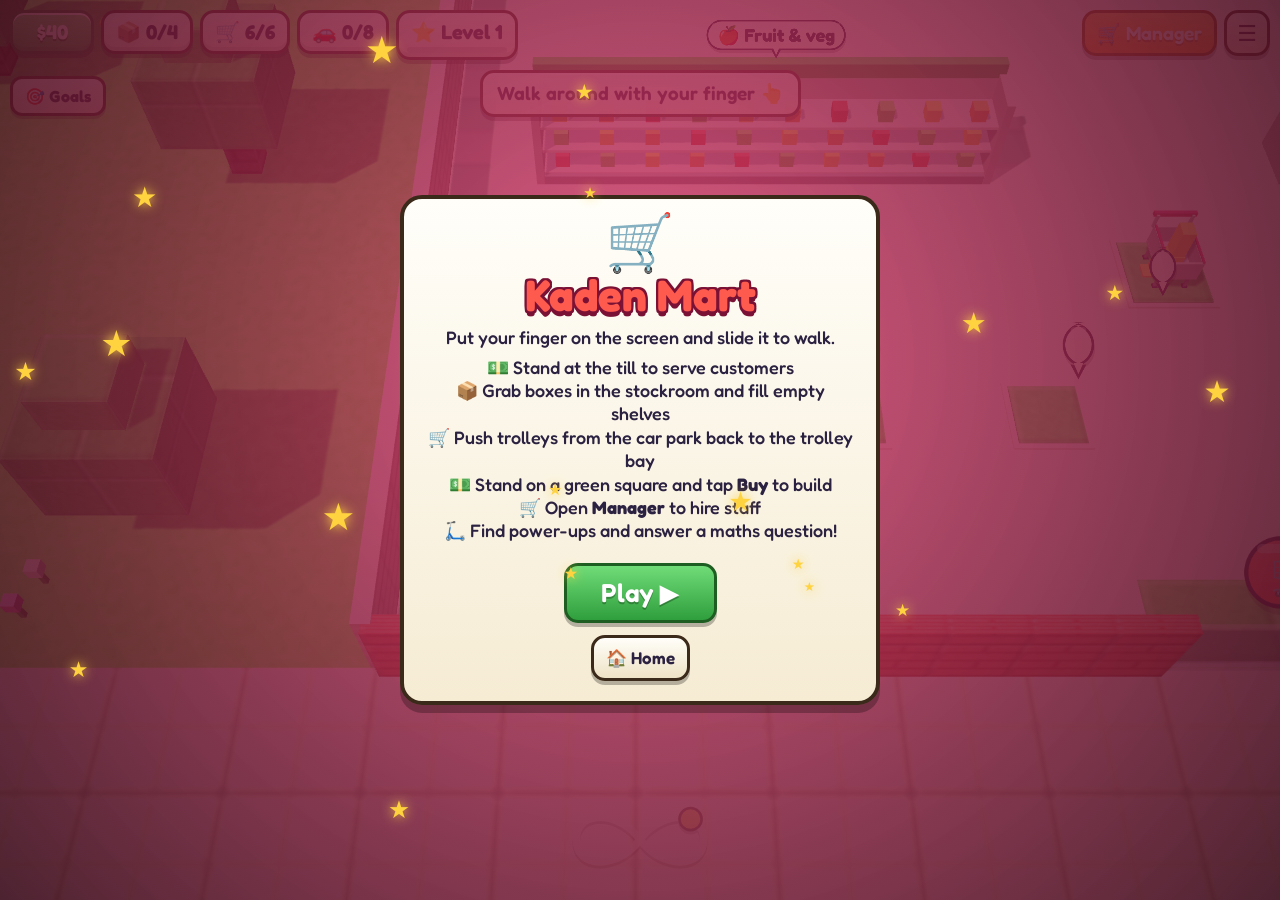
<file: mart.html>
<!DOCTYPE html>
<!-- Built from src/mart.html by build.py: edit the source, not this file. -->
<html lang="en">
<head>
<meta charset="utf-8">
<meta name="viewport" content="width=device-width,initial-scale=1,maximum-scale=1,user-scalable=no">
<meta name="apple-mobile-web-app-capable" content="yes">
<meta name="mobile-web-app-capable" content="yes">
<meta name="apple-mobile-web-app-title" content="Kaden's Games">
<meta name="apple-mobile-web-app-status-bar-style" content="black-translucent">
<link rel="apple-touch-icon" href="icon-180.png">
<link rel="icon" href="icon-180.png">
<link rel="manifest" href="manifest.json">
<title>Kaden Mart</title>
<link rel="preconnect" href="https://fonts.googleapis.com">
<link href="https://fonts.googleapis.com/css2?family=Fredoka:wght@500;600;700&display=swap" rel="stylesheet">
<style>
/* VOICE: bright blocky toy supermarket for a small child
   IDEA: a voxel shop - aisles of shelves, tills at the front, a stockroom at the back and a car park full of trolleys
   COLOUR/TYPE: same toy look as the hotel; Kaden Mart red and green; Fredoka */
/* engine: HUD, buttons, menus and modals styling shared by the hotel and Kaden Mart */
:root{color-scheme:light}
*{box-sizing:border-box;min-width:0;-webkit-tap-highlight-color:transparent}
html,body{margin:0;height:100%;overflow:hidden;background:#87ceeb;font:600 17px/1.3 Fredoka,"Arial Rounded MT Bold",system-ui,sans-serif;color:#2b2140;
 user-select:none;-webkit-user-select:none;-webkit-touch-callout:none;overscroll-behavior:none}
#stage{position:fixed;inset:0;touch-action:none}
#stage canvas{display:block;width:100%;height:100%}
.hud{position:fixed;top:10px;left:10px;right:10px;display:flex;gap:7px;align-items:flex-start;pointer-events:none;flex-wrap:wrap}
.pill{background:linear-gradient(#fffef9,#f1e6cc);border-radius:14px;padding:6px 12px;font-size:20px;font-weight:700;box-shadow:inset 0 -4px 0 #0000001a,inset 0 2px 0 #fff,0 4px 0 #0005;white-space:nowrap;border:3px solid #3b2a1a}
#cash{background:linear-gradient(#6fdc78,#2f9e3c);color:#fff;border-color:#1f5e22;text-shadow:0 2px 0 #1f5e22;min-width:84px;text-align:center}
.bump{animation:bump .25s ease-out}
@keyframes bump{40%{transform:scale(1.18)}}
#lvl{position:relative;padding-bottom:12px}
#lvl i{position:absolute;left:8px;right:8px;bottom:4px;height:6px;border-radius:4px;background:#0002;overflow:hidden}
#lvl i b{display:block;height:100%;width:0;background:linear-gradient(90deg,#ffd23f,#ff9f1c);transition:width .4s}
#lvl em{display:inline-block;font-style:normal;animation:twinkle 2.4s ease-in-out infinite}
@keyframes twinkle{50%{transform:rotate(18deg) scale(1.15)}}
#boosts{display:flex;gap:6px}
#boosts span{background:linear-gradient(#ffe680,#ffc21a);border-color:#8a6a00;animation:pulse 1s ease-in-out infinite}
@keyframes pulse{50%{transform:scale(1.06)}}
#hint{position:fixed;z-index:4;left:10px;right:10px;top:70px;width:fit-content;max-width:min(520px,calc(100vw - 20px));margin:0 auto;pointer-events:none;text-align:center;background:linear-gradient(#fffef9f2,#f6edd8f2);border-radius:14px;padding:8px 14px;font-size:19px;font-weight:600;box-shadow:inset 0 2px 0 #fff,0 4px 0 #0005;max-width:520px;margin:0 auto;border:3px solid #3b2a1a}
#hint.new{animation:pop .35s cubic-bezier(.2,1.6,.4,1)}
@keyframes pop{from{transform:scale(.85);opacity:.4}}
.btn{touch-action:manipulation;pointer-events:auto;background:linear-gradient(#f2557f,#c9244f);color:#fff;text-shadow:0 2px 0 #0004;border:3px solid #7a1236;border-radius:14px;padding:6px 12px;font:inherit;font-size:20px;box-shadow:0 4px 0 #0004;min-height:46px;min-width:46px;cursor:pointer}
.btn:active{transform:translateY(3px);box-shadow:0 1px 0 #0004}
.btn.small{font-size:14px;background:linear-gradient(#fffef9,#efe3c6);color:#2b2140;border-color:#3b2a1a;text-shadow:none}
#inf{position:fixed;left:50%;bottom:calc(18px + env(safe-area-inset-bottom));width:170px;translate:-50% 0;pointer-events:none;opacity:.6;transition:opacity .4s;filter:drop-shadow(0 3px 0 #0004)}
#inf.off{opacity:0}
.fx{position:fixed;z-index:5;pointer-events:none;font-size:26px;color:#fff;text-shadow:0 2px 0 #0008;animation:up 1s ease-out forwards;translate:-50% -50%;white-space:nowrap}
.fx.big{font-size:46px;animation-duration:2s}
.fx.jack{font-size:54px;color:#ffd23f;text-shadow:3px 0 0 #7a4a00,-3px 0 0 #7a4a00,0 3px 0 #7a4a00,0 -3px 0 #7a4a00,0 6px 0 #7a4a00;animation:jack 2s ease-out forwards}
@keyframes jack{0%{transform:scale(.3)}15%{transform:scale(1.25)}25%{transform:scale(1)}80%{opacity:1}100%{transform:translateY(-60px);opacity:0}}
.modal{position:fixed;inset:0;display:grid;place-items:center;background:#0006;z-index:9}
[hidden]{display:none!important}
.card{position:relative;background:linear-gradient(#fffef9,#f6ecd4);border:4px solid #3b2a1a;border-radius:22px;padding:20px 22px;width:min(480px,calc(100vw - 32px));text-align:center;box-shadow:0 8px 0 #0004}
.card h1{margin:0 0 8px;font-size:44px;line-height:1.02;color:#4cb050;text-shadow:2px 0px 0 #1f5e22,-2px 0px 0 #1f5e22,0px 2px 0 #1f5e22,0px -2px 0 #1f5e22,2px 2px 0 #1f5e22,-2px -2px 0 #1f5e22,2px -2px 0 #1f5e22,-2px 2px 0 #1f5e22,0 5px 0 #1f5e22;text-wrap:balance}
.logo{font-size:56px;line-height:1;margin:-6px 0 4px;animation:pulse 2s ease-in-out infinite}
#start{background:radial-gradient(circle at 50% 40%,#2b6fc2cc,#0b1d3ae6)}
.tw{position:fixed;color:#ffd23f;pointer-events:none;animation:twinkle2 2s ease-in-out infinite;text-shadow:0 0 12px #ffd23f}
@keyframes twinkle2{50%{opacity:.2;transform:scale(.6) rotate(40deg)}}
.card h2{margin:0 0 6px;font-size:28px;line-height:1.1}
.card p{margin:6px 0;font-size:18px;font-weight:500}
.go{margin-top:14px;font-size:26px;padding:10px 34px;background:linear-gradient(#6fdc78,#2f9e3c);border-color:#1f5e22;animation:pulse 1.4s ease-in-out infinite}
#pics{font-size:clamp(26px,5.5vw,40px);line-height:1.25;margin:8px 0;letter-spacing:1px}#pics span{white-space:nowrap;display:inline-block}
#q{font-size:clamp(34px,8vw,48px);margin:4px 0 12px;line-height:1}
.ans{display:grid;grid-template-columns:repeat(3,minmax(0,1fr));gap:10px}
.ans button{font-size:40px;padding:12px 0;background:#5aa9e6;border-color:#1d5a8a}
.ans button.wrong{background:#bbb;border-color:#777;animation:shake .3s}
#mres{min-height:1.4em;font-size:22px}
@keyframes up{to{transform:translateY(-70px);opacity:0}}
#goals{position:fixed;left:10px;top:76px;width:min(280px,46vw);z-index:4;pointer-events:none}
#gh{pointer-events:auto;font:inherit;font-size:16px;font-weight:700;background:linear-gradient(#fffef9,#f1e6cc);border:3px solid #3b2a1a;border-radius:12px;padding:4px 12px;box-shadow:0 3px 0 #0004;color:#2b2140;min-height:40px;cursor:pointer}
#glist{display:grid;gap:6px;margin-top:6px}
.goal{pointer-events:auto;background:linear-gradient(#fffef9f2,#f6edd8f2);border:3px solid #3b2a1a;border-radius:14px;padding:6px 10px;box-shadow:0 3px 0 #0004;font-size:15px;font-weight:600;line-height:1.25}
.goal small{font-weight:600;opacity:.65;white-space:nowrap}
.goal .gb{height:8px;border-radius:5px;background:#0002;overflow:hidden;margin-top:5px}.goal .gb i{display:block;height:100%;background:linear-gradient(90deg,#6fdc78,#2f9e3c);transition:width .3s}
.goal.done{background:linear-gradient(#fff6c2,#ffd23f);cursor:pointer;animation:pulse 1s ease-in-out infinite}
.goal.done b{display:block;margin-top:3px;color:#1f5e22}
#goals.min #glist{display:none}
#fade{position:fixed;inset:0;background:#fff;opacity:0;pointer-events:none;z-index:7}
#fade.go{animation:flash .6s ease-out}
@keyframes flash{0%{opacity:0}30%{opacity:.9}100%{opacity:0}}
.mgr{position:relative;background:linear-gradient(#ffb84d,#ff8c1a);border-color:#8a4a00;font-size:19px}
.mgr i{position:absolute;top:-9px;right:-9px;width:26px;height:26px;border-radius:50%;background:#e2366b;color:#fff;border:3px solid #fff;font-style:normal;font-size:15px;line-height:20px;text-align:center;animation:pulse 1s infinite}
#buy{position:fixed;left:50%;bottom:calc(86px + env(safe-area-inset-bottom));translate:-50% 0;display:flex;align-items:center;gap:12px;background:linear-gradient(#fffef9,#f1e6cc);border:3px solid #3b2a1a;border-radius:18px;padding:10px 12px 10px 14px;box-shadow:0 6px 0 #0005;z-index:6;max-width:calc(100vw - 24px);animation:pop .3s cubic-bezier(.2,1.6,.4,1)}
#buy .bi{font-size:38px;line-height:1}
#buy b{display:block;font-size:20px;line-height:1.15}
#buy small{display:block;font-size:14px;font-weight:500;opacity:.8}
#bbtn{font-size:22px;padding:8px 18px;background:linear-gradient(#6fdc78,#2f9e3c);border-color:#1f5e22;white-space:nowrap}
#bbtn[disabled],.ups .btn[disabled]{background:#d6d6d6;border-color:#999;color:#666;text-shadow:none}
.wide{width:min(660px,calc(100vw - 20px));max-height:calc(100vh - 30px);display:flex;flex-direction:column;padding:14px}
.mt{display:flex;gap:8px;justify-content:center;flex-wrap:wrap}
.mt .btn{font-size:18px;background:linear-gradient(#fffef9,#efe3c6);color:#2b2140;border-color:#3b2a1a;text-shadow:none}
.mt .btn[aria-pressed=true]{background:linear-gradient(#ffb84d,#ff8c1a);color:#fff;border-color:#8a4a00;text-shadow:0 2px 0 #0004}
.mtop{display:flex;justify-content:space-between;align-items:center;margin:10px 2px 0}
.mtop h2{margin:0;font-size:24px}
.list{overflow:auto;display:grid;gap:8px;padding:4px 2px;margin:8px 0;text-align:left;-webkit-overflow-scrolling:touch;min-height:0}
.row{display:flex;align-items:center;gap:10px;background:#fff;border:3px solid #3b2a1a;border-radius:16px;padding:8px 10px;box-shadow:0 3px 0 #0002;flex-wrap:wrap}
.row.off{opacity:.6}
.av{width:48px;height:48px;border-radius:14px;display:grid;place-items:center;font-size:26px;flex:none;border:3px solid #3b2a1a}
.nm{flex:1 1 140px}.nm b{display:block;font-size:19px;line-height:1.1}.nm small{display:block;font-size:14px;font-weight:500;opacity:.7}
.ups{display:flex;gap:6px;flex-wrap:wrap;justify-content:flex-end}
.ups .btn{font-size:15px;padding:5px 10px;min-height:42px;background:linear-gradient(#6fdc78,#2f9e3c);border-color:#1f5e22}
.ups .max{font-size:15px;color:#2e8b3a;font-weight:700;padding:0 4px}
.lockt{font-size:15px;color:#8a6a00;font-weight:700}
.hcard{display:flex;align-items:center;gap:12px;border:3px solid #3b2a1a;border-radius:18px;padding:10px 12px;box-shadow:0 3px 0 #0002;flex-wrap:wrap;color:#2b2140}
.hcard .he{font-size:40px;width:60px;height:60px;border-radius:16px;display:grid;place-items:center;border:3px solid #3b2a1a;flex:none}
.hcard.lock{filter:grayscale(.7);opacity:.75}
.sect{font-size:16px;font-weight:700;color:#8a4a00;margin:6px 4px 0}
#lvup{position:fixed;inset:0;display:grid;place-items:center;pointer-events:none;z-index:8;overflow:hidden}
#lvup .rays{position:absolute;width:160vmax;height:160vmax;background:repeating-conic-gradient(#ffd23f40 0 9deg,transparent 9deg 18deg);animation:spin 8s linear infinite;-webkit-mask:radial-gradient(circle,#000 0,transparent 55%);mask:radial-gradient(circle,#000 0,transparent 55%)}
#lvup .lt{position:relative;text-align:center;animation:pop .6s cubic-bezier(.2,1.6,.4,1)}
#lvup b{display:block;font-size:clamp(54px,11vw,100px);line-height:1;color:#ffd23f;text-shadow:3px 0px 0 #3b2a1a,-3px 0px 0 #3b2a1a,0px 3px 0 #3b2a1a,0px -3px 0 #3b2a1a,3px 3px 0 #3b2a1a,-3px -3px 0 #3b2a1a,3px -3px 0 #3b2a1a,-3px 3px 0 #3b2a1a,0 8px 0 #3b2a1a}
#lvup small{display:block;margin-top:10px;font-size:clamp(20px,3.6vw,28px);color:#fff;text-shadow:2px 0px 0 #3b2a1a,-2px 0px 0 #3b2a1a,0px 2px 0 #3b2a1a,0px -2px 0 #3b2a1a,2px 2px 0 #3b2a1a,-2px -2px 0 #3b2a1a,2px -2px 0 #3b2a1a,-2px 2px 0 #3b2a1a,0 4px 0 #3b2a1a}
.conf{position:fixed;top:-50px;pointer-events:none;z-index:8;animation:fall 2.3s ease-in forwards;text-shadow:0 2px 0 #0005}
@keyframes fall{to{transform:translateY(115vh) rotate(720deg)}}
@keyframes spin{to{transform:rotate(360deg)}}
@keyframes shake{25%{transform:translateX(-6px)}75%{transform:translateX(6px)}}
@media(max-width:600px){#hint{font-size:16px}.pill{font-size:16px;padding:5px 8px}}
.hud .grow{flex:1 1 0}
#more{min-width:46px;font-size:22px;padding:4px 10px}
#morep{position:fixed;right:10px;top:70px;z-index:8;display:grid;gap:8px;background:linear-gradient(#fffef9,#f6ecd4);border:3px solid #3b2a1a;border-radius:18px;padding:10px;box-shadow:0 6px 0 #0004;animation:pop .25s cubic-bezier(.2,1.6,.4,1)}
#morep .btn{font-size:18px;min-height:48px;justify-content:center;text-decoration:none;display:flex;align-items:center;gap:6px}
#morep #snd{background:linear-gradient(#fffef9,#efe3c6);color:#2b2140;border-color:#3b2a1a;text-shadow:none}
/* short screens (a phone on its side): smaller hint and a start card that always shows Play */
@media(max-height:500px){#hint{font-size:15px;padding:5px 10px}.pill{font-size:15px;padding:4px 8px}
 .card{padding:12px 16px;max-height:calc(100vh - 16px);overflow:auto}.logo{display:none}.card h1{font-size:32px;margin-bottom:4px}.card p{font-size:14px;margin:3px 0}#start .btn.go{margin-top:2px}}
@media(prefers-reduced-motion:reduce){.fx{animation:none;opacity:0}}
/* engine: loading screen and the soft fade between pages */
#loader{position:fixed;inset:0;z-index:99;display:grid;place-items:center;background:radial-gradient(circle at 50% 40%,#d6f2ff,#6ec6ff);transition:opacity .45s ease}
#loader.gone{opacity:0;pointer-events:none}
#loader .ld{display:flex;flex-direction:column;align-items:center;gap:6px;font:700 26px Fredoka,"Arial Rounded MT Bold",system-ui,sans-serif;color:#2b2140;text-align:center;padding:0 20px}
#loader .le{font-size:84px;line-height:1.1;animation:ldb .7s ease-in-out infinite alternate}
@keyframes ldb{to{transform:translateY(-16px) rotate(6deg)}}
#loader i{font-style:normal;font-size:18px;opacity:.75}#loader i span{animation:ldd 1.2s infinite}#loader i span:nth-child(2){animation-delay:.2s}#loader i span:nth-child(3){animation-delay:.4s}
@keyframes ldd{50%{opacity:.1}}
html.leaving body::after{content:"";position:fixed;inset:0;z-index:100;background:#bfe9ff;animation:kgleave .26s ease-in forwards}
@keyframes kgleave{from{opacity:0}to{opacity:1}}
@media(prefers-reduced-motion:reduce){#loader .le,#loader i span{animation:none}}
.card h1{color:#ff5a4e;text-shadow:2px 0px 0 #7a1236,-2px 0px 0 #7a1236,0px 2px 0 #7a1236,0px -2px 0 #7a1236,2px 2px 0 #7a1236,-2px -2px 0 #7a1236,2px -2px 0 #7a1236,-2px 2px 0 #7a1236,0 5px 0 #7a1236}
#start{background:radial-gradient(circle at 50% 40%,#e2366bcc,#3a0b1ae6)}
</style>
</head>
<body>
<div id="loader"><div class="ld"><span class="le">🛒</span>Kaden Mart<i>Loading<span>.</span><span>.</span><span>.</span></i></div></div>
<div id="stage"></div>
<div class="hud">
 <span class="pill" id="cash">$0</span>
 <span class="pill" id="carry">📦 0/4</span>
 <span class="pill" id="bayp">🛒 6/6</span>
 <span class="pill" id="park">🚗 0/8</span>
 <span class="pill" id="lvl"><em>⭐</em> <span id="lvt">Level 1</span><i><b id="lvlbar"></b></i></span>
 <span id="boosts"></span>
 <span class="grow"></span>
 <button class="btn mgr" id="mgr">🛒 Manager<i id="dot" hidden>!</i></button>
 <button class="btn small" id="more" aria-label="More buttons">☰</button>
</div>
<div id="hint">Walk around with your finger 👆</div>
<div id="morep" hidden>
 <button class="btn" id="snd" aria-label="Sound on or off">🔊</button>
 <a class="btn small" id="home" href="index.html">🏠 Home</a>
 <button class="btn small" id="reset">Start over</button>
</div>
<div id="goals"><button id="gh">🎯 Goals</button><div id="glist"></div></div>
<div id="fade"></div>
<svg id="inf" viewBox="0 0 200 100" aria-hidden="true"><path id="infp" d="M100,50 C125,15 175,15 175,50 C175,85 125,85 100,50 C75,15 25,15 25,50 C25,85 75,85 100,50Z" fill="none" stroke="#fff" stroke-width="9" stroke-linecap="round"/>
 <circle r="13" fill="#ffd23f" stroke="#3b2a1a" stroke-width="3"><animateMotion dur="2.6s" repeatCount="indefinite"><mpath href="#infp"/></animateMotion></circle></svg>
<div id="lvup" hidden><div class="rays"></div><div class="lt"><b id="lvn">LEVEL 2!</b><small id="lvnew"></small></div></div>
<div class="modal" id="start"><div class="card">
 <div class="logo">🛒</div>
 <h1>Kaden Mart</h1>
 <p>Put your finger on the screen and slide it to walk.</p>
 <p>💵 Stand at the till to serve customers<br>📦 Grab boxes in the stockroom and fill empty shelves<br>🛒 Push trolleys from the car park back to the trolley bay<br>💵 Stand on a green square and tap <b>Buy</b> to build<br>🛒 Open <b>Manager</b> to hire staff<br>🛴 Find power-ups and answer a maths question!</p>
 <button class="btn go" id="go">Play ▶</button><br>
 <a class="btn small" href="index.html" style="margin-top:12px;font-size:17px;display:inline-grid;place-items:center;text-decoration:none">🏠 Home</a>
</div></div>
<div class="modal" id="menu" hidden><div class="card wide">
 <div class="mt" id="mtabs"><button class="btn" data-tab="staff" aria-pressed="true">👥 Staff</button><button class="btn" data-tab="hotel" aria-pressed="false">⭐ Shop upgrades</button></div>
 <div class="mtop"><h2 id="mtitle">Your team</h2><span class="pill" id="mcash" style="background:linear-gradient(#6fdc78,#2f9e3c);color:#fff;border-color:#1f5e22">$0</span></div>
 <div class="list" id="mlist"></div>
 <button class="btn small" id="mclose">Back to the shop ▶</button>
</div></div>
<div id="buy" hidden><div class="bi" id="bicon">🛒</div><div><b id="bname">New shelf</b><small id="bsub">Tap to build</small></div><button class="btn" id="bbtn">$56</button></div>
<div class="modal" id="pu" hidden><div class="card">
 <h2 id="putitle">🛴 Scooter!</h2>
 <div id="pics"></div><div id="q"></div>
 <div class="ans" id="ans"></div>
 <p id="mres"></p>
 <button class="btn small" id="puclose">Not now</button>
</div></div>
<script src="three.min.js"></script>
<script>
{
/* engine: keep saves safe and let the games work offline */
try{if(navigator.storage&&navigator.storage.persist)navigator.storage.persisted().then(p=>p||navigator.storage.persist()).catch(()=>{})}catch(e){}
try{if('serviceWorker' in navigator&&(location.protocol==='https:'||location.hostname==='localhost')&&!/claude|anthropic/.test(location.hostname))navigator.serviceWorker.register('sw.js').catch(()=>{})}catch(e){}
const $=id=>document.getElementById(id);
const KEY='kadenMart1';
const ENV={ground:'#5dbb46',groundNoise:.14,check:'#ffb3ab',sky:'#8fd3f7',fog:[48,95]};
const LEVELS=[0,3,8,15,24,35,50,70,95,125,160,200,250,310,380,460,550,650,760,880];
const DEF={park:0,stats:{},goals:[],coins:40,pile:{},built:[1,1],stock:{},tills:1,staff:{},sp:{},stands:{},trol:0,price:0,cafeUp:0,music:0,shoes:0,bag:0,served:0,paid:{},mute:false};
let G=JSON.parse(JSON.stringify(DEF));
try{const s=JSON.parse(localStorage.getItem(KEY)||'null');if(s&&s.built)G=Object.assign(G,s)}catch(e){}
const save=()=>{try{localStorage.setItem(KEY,JSON.stringify(G))}catch(e){}};
const level=()=>LEVELS.filter(t=>G.served>=t).length;
const boost={speed:0,cash:0,magnet:0};
function pick(a){return a[Math.random()*a.length|0]}
const rnd=(a,b)=>a+Math.random()*(b-a);

/* ---------- sound ---------- */
/* engine: tiny Web Audio beeps and jingles (respects G.mute) */
let ac=null;
function tone(f,d=.12,type='sine',when=0,vol=.14){if(G.mute)return;try{ac=ac||new (window.AudioContext||window.webkitAudioContext)();
 const o=ac.createOscillator(),g=ac.createGain(),t=ac.currentTime+when;o.type=type;o.frequency.setValueAtTime(f,t);
 g.gain.setValueAtTime(vol,t);g.gain.exponentialRampToValueAtTime(.001,t+d);o.connect(g).connect(ac.destination);o.start(t);o.stop(t+d)}catch(e){}}
const sfx={cash:()=>tone(1200+Math.random()*300,.05,'square',0,.04),ding:()=>{tone(1175,.3);tone(1568,.3,'sine',.1)},
 pop:()=>tone(700,.07,'triangle'),clean:()=>{tone(784,.1);tone(1047,.1,'sine',.08);tone(1319,.18,'sine',.16)},
 sad:()=>{tone(330,.15,'triangle');tone(247,.25,'triangle',.12)},build:()=>{[523,659,784,1047].forEach((f,i)=>tone(f,.18,'triangle',i*.09))},
 level:()=>{[523,659,784,1047,1319,1568].forEach((f,i)=>tone(f,.2,'square',i*.08,.07))},no:()=>tone(180,.15,'sawtooth',0,.08),
 pu:()=>{[880,1109,1319,1760].forEach((f,i)=>tone(f,.1,'square',i*.05,.06))}};
sfx.beep=()=>tone(1568,.06,'square',0,.05);

/* ---------- pixel textures ---------- */
/* engine: pixel-art canvas textures and the shared material cache (needs ENV) */
function shade(hex,a){const n=parseInt(hex.slice(1),16);const f=v=>Math.max(0,Math.min(255,Math.round(v+a*255)));
 return `rgb(${f(n>>16)},${f(n>>8&255)},${f(n&255)})`}
function pix(base,vary,draw,w=16,h=16,edge){const c=document.createElement('canvas');c.width=w;c.height=h;const x=c.getContext('2d');
 for(let i=0;i<w;i++)for(let j=0;j<h;j++){x.fillStyle=shade(base,(Math.random()-.5)*vary*.6);x.fillRect(i,j,1,1)}
 if(draw)draw(x);
 if(edge){x.fillStyle='rgba(255,255,255,.16)';x.fillRect(0,0,w,1);x.fillRect(0,0,1,h);x.fillStyle='rgba(0,0,0,.14)';x.fillRect(0,h-1,w,1);x.fillRect(w-1,0,1,h)}
 const t=new THREE.CanvasTexture(c);t.magFilter=THREE.NearestFilter;t.minFilter=THREE.NearestMipmapLinearFilter;t.anisotropy=ANISO;t.wrapS=t.wrapT=THREE.RepeatWrapping;return t}
const planks=c=>x=>{x.fillStyle=c;for(let y=3;y<16;y+=4)x.fillRect(0,y,16,1);[[4,0],[11,4],[2,8],[9,12]].forEach(([a,b])=>x.fillRect(a,b,1,3))};
const bricks=c=>x=>{x.fillStyle=c;for(let y=3;y<16;y+=4){x.fillRect(0,y,16,1);const o=(y/4|0)%2?0:8;x.fillRect(o,y-3,1,3)}};
const tiles=c=>x=>{x.fillStyle=c;x.fillRect(0,7,16,1);x.fillRect(7,0,1,16);x.fillRect(0,15,16,1);x.fillRect(15,0,1,16)};
const BASE={};
function tex(key){if(BASE[key])return BASE[key];let t;
 if(key==='grass')t=pix(ENV.ground,ENV.groundNoise);
 else if(key==='checker')t=pix('#f4f1e8',.05,x=>{for(let i=0;i<16;i++)for(let j=0;j<16;j++)if(((i>>3)+(j>>3))%2){x.fillStyle=shade(ENV.check,(Math.random()-.5)*.06);x.fillRect(i,j,1,1)}});
 else if(key==='gravel')t=pix('#a89f91',.25);
 else if(key.startsWith('plank:')){const c=key.slice(6);t=pix(c,.08,planks(shade(c,-.14)),16,16,1)}
 else if(key.startsWith('brick:')){const c=key.slice(6);t=pix(c,.08,bricks(shade(c,-.16)),16,16,1)}
 else if(key.startsWith('tile:')){const c=key.slice(5);t=pix(c,.05,tiles(shade(c,-.12)),16,16,1)}
 else if(key.startsWith('wool:'))t=pix(key.slice(5),.09,null,16,16,1);
 else if(key==='bill')t=pix('#4cb050',.06,x=>{x.fillStyle='#1f6e2a';x.fillRect(0,0,32,1);x.fillRect(0,15,32,1);x.fillRect(0,0,1,16);x.fillRect(31,0,1,16);
  x.fillStyle='#a5e3a0';x.fillRect(12,4,8,8);x.fillStyle='#1f6e2a';x.font='bold 9px sans-serif';x.textAlign='center';x.fillText('$',16,11);
  x.fillStyle='#2e8b3a';x.fillRect(3,6,4,4);x.fillRect(25,6,4,4)},32,16);
 return BASE[key]=t}
const TM={};
function tm(key,rx=1,ry=1){const k=key+'|'+rx.toFixed(1)+'|'+ry.toFixed(1);if(TM[k])return TM[k];
 const t=tex(key).clone();t.needsUpdate=true;t.repeat.set(rx,ry);return TM[k]=new THREE.MeshLambertMaterial({map:t})}
const MC={};const mat=c=>typeof c!=='string'?c:(MC[c]||(MC[c]=new THREE.MeshLambertMaterial({color:c})));

/* ---------- three setup ---------- */
/* engine: renderer, scene, camera, sun and the box/plane helpers (needs ENV) */
const renderer=new THREE.WebGLRenderer({antialias:true,powerPreference:'high-performance'});
renderer.setPixelRatio(Math.min(devicePixelRatio,1.5));
renderer.shadowMap.enabled=true;renderer.shadowMap.type=THREE.PCFSoftShadowMap;
const ANISO=Math.min(8,renderer.capabilities.getMaxAnisotropy());
$('stage').appendChild(renderer.domElement);
const scene=new THREE.Scene();scene.background=new THREE.Color(ENV.sky);if(ENV.fog)scene.fog=new THREE.Fog(ENV.sky,ENV.fog[0],ENV.fog[1]);
const cam=new THREE.PerspectiveCamera(42,1,.1,200);
scene.add(new THREE.HemisphereLight(0xe8f6ff,0x8f7d62,.78));
const sun=new THREE.DirectionalLight(0xfff1d6,.78);sun.castShadow=true;sun.shadow.bias=-.0006;sun.shadow.normalBias=.02;
sun.shadow.mapSize.set(2048,2048);Object.assign(sun.shadow.camera,{left:-22,right:22,top:22,bottom:-22,far:90});scene.add(sun);scene.add(sun.target);
function add(m,p,x,y,z){m.position.set(x,y,z);m.castShadow=m.receiveShadow=true;(p||scene).add(m);return m}
const GC={};const geo=(w,h,d)=>{const k=w+','+h+','+d;return GC[k]||(GC[k]=new THREE.BoxGeometry(w,h,d))};// shared shapes: no leaks as guests come and go
const box=(w,h,d,c,x,y,z,p)=>add(new THREE.Mesh(geo(w,h,d),mat(c)),p,x,y,z);
const cylm=(r,h,c,x,y,z,p)=>add(new THREE.Mesh(new THREE.CylinderGeometry(r,r,h,12),mat(c)),p,x,y,z);
function plane(w,d,m,x,z,y=.01){const p=new THREE.Mesh(new THREE.PlaneGeometry(w,d),mat(m));p.rotation.x=-Math.PI/2;p.position.set(x,y,z);p.receiveShadow=true;scene.add(p);return p}

/* ---------- labels ---------- */
/* engine: speech-bubble labels, the progress ring and sparkle stars */
function rr(x,X,Y,w,h,r){x.beginPath();x.moveTo(X+r,Y);x.arcTo(X+w,Y,X+w,Y+h,r);x.arcTo(X+w,Y+h,X,Y+h,r);x.arcTo(X,Y+h,X,Y,r);x.arcTo(X,Y,X+w,Y,r);x.closePath()}
const LIGHT=['#fffaf0','#ffd23f','#dddddd'];
const LABELS=new Set();
function killLabel(s){scene.remove(s);LABELS.delete(s);s.material.map.dispose();s.material.dispose()}
function label(text,bg='#fffaf0',scale=1.3){const c=document.createElement('canvas');c.width=512;c.height=200;const t=new THREE.CanvasTexture(c);t.minFilter=THREE.LinearFilter;
 const s=new THREE.Sprite(new THREE.SpriteMaterial({map:t,depthTest:false,transparent:true,fog:false}));const h=scale*1.3;s.scale.set(h*2.56,h,1);s.renderOrder=10;
 s.userData={c,t,txt:null,bg};setLabel(s,text);scene.add(s);LABELS.add(s);return s}
// a rounded speech bubble with a dark outline, soft shadow, top shine and a little pointer
function setLabel(s,text,bg){const u=s.userData;bg=bg||u.bg;if(u.txt===text&&u.cur===bg)return;u.txt=text;u.cur=bg;
 const x=u.c.getContext('2d'),dark='#2b2140';x.clearRect(0,0,512,200);x.font='700 60px Fredoka, system-ui, sans-serif';
 const tw=Math.min(420,x.measureText(text).width),w=tw+72,h=102,X=256-w/2,Y=28;
 x.fillStyle='rgba(0,0,0,.22)';rr(x,X+2,Y+9,w,h,h/2);x.fill();
 x.fillStyle=dark;x.beginPath();x.moveTo(238,Y+h-6);x.lineTo(274,Y+h-6);x.lineTo(256,Y+h+28);x.closePath();x.fill();rr(x,X,Y,w,h,h/2);x.fill();
 const g=x.createLinearGradient(0,Y,0,Y+h);g.addColorStop(0,shade(bg,.1));g.addColorStop(1,bg);x.fillStyle=g;rr(x,X+6,Y+6,w-12,h-12,(h-12)/2);x.fill();
 x.fillStyle=bg;x.beginPath();x.moveTo(245,Y+h-9);x.lineTo(267,Y+h-9);x.lineTo(256,Y+h+16);x.closePath();x.fill();
 x.fillStyle='rgba(255,255,255,.42)';rr(x,X+18,Y+11,w-36,13,6.5);x.fill();
 x.fillStyle=LIGHT.includes(bg)?dark:'#fff';x.textAlign='center';x.textBaseline='middle';x.fillText(text,256,Y+h/2+4,420);u.t.needsUpdate=true}
const ringC=document.createElement('canvas');ringC.width=ringC.height=128;const ringT=new THREE.CanvasTexture(ringC);
const ring=new THREE.Sprite(new THREE.SpriteMaterial({map:ringT,depthTest:false,transparent:true}));ring.scale.set(1.3,1.3,1);ring.renderOrder=11;scene.add(ring);
function setRing(p){const x=ringC.getContext('2d');x.clearRect(0,0,128,128);x.lineWidth=18;x.strokeStyle='#ffffffcc';x.beginPath();x.arc(64,64,48,0,7);x.stroke();
 x.strokeStyle='#4cb050';x.beginPath();x.arc(64,64,48,-Math.PI/2,-Math.PI/2+p*Math.PI*2);x.stroke();ringT.needsUpdate=true}

/* ---------- sparkle stars (bursts on every good moment) ---------- */
const starC=document.createElement('canvas');starC.width=starC.height=64;
{const x=starC.getContext('2d');x.translate(32,33);x.beginPath();for(let k=0;k<10;k++){const r=k%2?12:28,a=-Math.PI/2+k*Math.PI/5;x.lineTo(Math.cos(a)*r,Math.sin(a)*r)}x.closePath();
 const g=x.createRadialGradient(-3,-6,2,0,0,30);g.addColorStop(0,'#fffbe0');g.addColorStop(.5,'#ffd23f');g.addColorStop(1,'#ff9f1c');x.fillStyle=g;x.fill();x.lineJoin='round';x.lineWidth=4;x.strokeStyle='#8a5a00';x.stroke()}
const starT=new THREE.CanvasTexture(starC);
const SPARK=Array.from({length:80},()=>{const s=new THREE.Sprite(new THREE.SpriteMaterial({map:starT,transparent:true,depthWrite:false,fog:false}));s.visible=false;s.renderOrder=12;scene.add(s);return{s,life:0,max:1,sz:.5,v:new THREE.Vector3()}});
let sparkI=0;
function stars(x,y,z,n=10,pow=3){for(let k=0;k<n;k++){const p=SPARK[sparkI++%SPARK.length],a=Math.random()*Math.PI*2,sp=pow*(.4+Math.random()*.8);
 p.s.position.set(x,y,z);p.v.set(Math.cos(a)*sp*.7,pow*(.9+Math.random()*.9),Math.sin(a)*sp*.7);p.life=1;p.max=.7+Math.random()*.6;p.sz=.3+Math.random()*.35;p.s.visible=true}}
function stepStars(dt){for(const p of SPARK){if(!p.s.visible)continue;p.life-=dt/p.max;if(p.life<=0){p.s.visible=false;continue}
 p.v.y-=7*dt;p.s.position.addScaledVector(p.v,dt);const k=p.sz*(p.life>.85?(1-p.life)/.15:1);p.s.scale.set(k,k,1);p.s.material.opacity=Math.min(1,p.life*2.5);p.s.material.rotation+=dt*5}}
const starShape=new THREE.Shape();for(let k=0;k<10;k++){const r=k%2?.1:.24,a=Math.PI/2+k*Math.PI/5,X=Math.cos(a)*r,Y=Math.sin(a)*r;k?starShape.lineTo(X,Y):starShape.moveTo(X,Y)}
const star3G=new THREE.ExtrudeGeometry(starShape,{depth:.06,bevelEnabled:true,bevelThickness:.025,bevelSize:.025,bevelSegments:1});star3G.center();
const star3M=new THREE.MeshLambertMaterial({color:'#ffd23f',emissive:'#8a5a00'});

/* ---------- world ----------
   shop x -14..14, z -17..8 · aisles run across in 4 rows · tills on the left at the front
   stockroom behind the back wall (x -6..6, z -23..-17) · car park outside at the front */
const C=[];
const LINES=[];
/* engine: de-duplicated wall lines (stops overlapping walls flickering) */
function wall(x1,z1,x2,z2,key='plank:#e8d9a8',h=1.6){const horiz=x2-x1>=z2-z1,c=horiz?(z1+z2)/2:(x1+x2)/2;
 let segs=[[horiz?x1:z1,horiz?x2:z2]];
 for(const L of LINES)if(L.horiz===horiz&&Math.abs(L.c-c)<.2)segs=segs.flatMap(([a,b])=>{if(L.b<=a||L.a>=b)return[[a,b]];const o=[];if(L.a>a)o.push([a,L.a]);if(L.b<b)o.push([L.b,b]);return o});
 LINES.push({horiz,c,a:horiz?x1:z1,b:horiz?x2:z2});
 h+=(LINES.length%5)*.006;// tiny height differences so corner tops never flicker
 segs.filter(([a,b])=>b-a>.05).forEach(([a,b])=>{const len=b-a,cx=horiz?(a+b)/2:c,cz=horiz?c:(a+b)/2,w=horiz?len:.3,d=horiz?.3:len;
  box(w,h,d,tm(key,len/1.2,h/1.2),cx,h/2,cz);C.push({x1:cx-w/2,x2:cx+w/2,z1:cz-d/2,z2:cz+d/2,on:true})})}
function tree(x,z){box(.6,1.6,.6,tm('plank:#7a5230',.5,1.3),x,.8,z);box(2.2,1.6,2.2,tm('wool:#3f9f3a',2,1.5),x,2.2,z);box(1.2,.8,1.2,tm('wool:#4fb846'),x,3.3,z)}
plane(220,220,tm('grass',110,110),0,-5,-.02);
{const ft=pix('#f7f4ee',.03,x=>{x.fillStyle='#cdeedc';x.fillRect(8,0,8,8);x.fillRect(0,8,8,8);x.fillStyle='rgba(0,0,0,.07)';[0,8].forEach(v=>{x.fillRect(v,0,1,16);x.fillRect(0,v,16,1)})});ft.repeat.set(14,12.5);
 plane(28,25,new THREE.MeshLambertMaterial({map:ft}),0,-4.5)}
plane(12,6,tm('gravel',6,3),0,-20,.012);
plane(44,4,tm('tile:#d8d2c4',22,2),0,10,.006);
[[-18,-12],[-18,-3],[-18,5],[18,-12],[18,-3],[18,5],[-10,-27],[10,-27],[-17,-21],[17,-21],[-27,10],[27,10],[-24,-6],[24,-6]].forEach(([x,z])=>tree(x,z));
const FL=['#ff4d4d','#ffd23f','#ffffff','#b56bff','#ff8ad8'];
for(let k=0;k<70;k++){const x=(Math.random()-.5)*60,z=-30+Math.random()*40;if(x>-16&&x<16&&z>-25&&z<12.5)continue;
 box(.08,.4,.08,'#3f9f3a',x,.2,z).castShadow=false;box(.22,.22,.22,FL[k%5],x,.45,z).castShadow=false}
const SW='brick:#efe7d3',FW='brick:#ff6b5e';
wall(-14,8,-2,8,FW);wall(2,8,14,8,FW);
wall(-14,-17,-14,8,SW);wall(14,-17,14,8,SW);
wall(-14,-17,-1.6,-17,SW);wall(1.6,-17,14,-17,SW);
wall(-6,-23,-6,-17,'plank:#c8955a');wall(6,-23,6,-17,'plank:#c8955a');wall(-6,-23,6,-23,'plank:#c8955a');
// sliding glass doors that open when anyone walks near
const glassM=new THREE.MeshLambertMaterial({color:'#bfe9ff',transparent:true,opacity:.45});
const doorL=box(2,1.5,.1,glassM,-1,.75,8),doorR=box(2,1.5,.1,glassM,1,.75,8);let doorOpen=0;
plane(4,1.4,tm('wool:#4cb050',2,1),0,7.2,.02);
const signL=label('🛒 KADEN MART','#ff5a4e',1.4);signL.position.set(0,3.4,8.3);signL.userData.keep=true;
const stockL=label('📦 Stockroom','#c8955a',.9);stockL.position.set(0,3,-20);
// the pallet of boxes
const boxGeo=new THREE.BoxGeometry(.42,.34,.42),boxMat=tm('wool:#c8955a');
box(3,.16,2.4,tm('plank:#a8743f',2,2),0,.08,-20.6);
for(let k=0;k<12;k++){const b=box(.8,.6,.8,boxMat,-.9+(k%3)*.9,.46+(k/6|0)*.62,-21.1+((k/3|0)%2)*.9);box(.82,.07,.22,'#efe1b8',0,.31,0,b)}
const PALLET={x:0,z:-19.6},BACKDOOR={x:0,z:-16.2};
const inStock=P=>P.z<-17.3&&Math.abs(P.x)<5.7;

/* ---------- shelves: 8 aisles, each sells something different ---------- */
const ROWS=[-3,-7,-11,-15],MAXS=12,BOXV=4;
const PROD=[
 {n:'Fruit & veg',icon:'🍎',band:'#4cb050',cols:['#ff4d4d','#7bd35a','#ffd23f','#ff9f43'],g:[.28,.28,.28],price:5},
 {n:'Bakery',icon:'🍞',band:'#d9a066',cols:['#d9a066','#b5763b','#f2d38b'],g:[.42,.24,.26],price:5},
 {n:'Milk & cheese',icon:'🥛',band:'#5aa9e6',cols:['#ffffff','#ffe680','#9bd4ff'],g:[.24,.4,.24],price:6},
 {n:'Cereal',icon:'🥣',band:'#ff8a3d',cols:['#ff8a3d','#5aa9e6','#e2366b','#ffd23f'],g:[.34,.44,.14],price:7},
 {n:'Sweets',icon:'🍬',band:'#ff8ad8',cols:['#ff8ad8','#b56bff','#4dd2d2','#ffd23f'],g:[.26,.2,.26],price:8},
 {n:'Toys',icon:'🧸',band:'#e2366b',cols:['#e2366b','#2ec4f1','#ffd23f','#4cb050'],g:[.36,.36,.3],price:12},
 {n:'Frozen & ice cream',icon:'🍦',band:'#2ec4f1',cols:['#cfefff','#ff8ad8','#fff3c4'],g:[.32,.3,.3],price:9,fridge:1},
 {n:'Flowers & gifts',icon:'💐',band:'#b56bff',cols:['#ff4d4d','#ffd23f','#b56bff','#ff8ad8'],g:[.22,.44,.22],price:11}];
const SLV=[1,1,2,3,4,6,8,10],SCOST=[0,0,60,110,170,260,380,520];
const SH=PROD.map((p,i)=>{const side=i%2?1:-1,row=ROWS[i>>1],x=side*7.5;
 const s={i,p,x,z:row,fz:row+1.35,built:false,items:[],claim:null,incoming:0};
 s.tape=plane(9.2,1.4,mat('#e3dccb'),x,row,.018);
 s.col={x1:x-4.5,x2:x+4.5,z1:row-.6,z2:row+.6,on:false};C.push(s.col);
 s.lbl=label(p.icon+' '+p.n,'#fffaf0',.85);s.lbl.position.set(x,3,row);s.lbl.visible=false;return s});
function buildShelf(s){G.built[s.i]=1;s.built=true;s.col.on=true;s.tape.visible=false;s.lbl.visible=true;
 if(G.stock[s.i]===undefined)G.stock[s.i]=MAXS;
 const g=new THREE.Group();scene.add(g);s.g=g;const x=s.x,z=s.z;
 box(9,1.9,.3,'#e4eaee',x,.95,z-.45,g);box(9,.22,1.2,'#8b98a3',x,.11,z,g);
 box(.16,2,1.2,'#c3ccd3',x-4.5,1,z,g);box(.16,2,1.2,'#c3ccd3',x+4.5,1,z,g);
 box(9.1,.34,.22,s.p.band,x,2.06,z-.42,g);
 const TY=[.22,.8,1.38];TY.forEach(y=>box(9,.06,.9,'#f6f8fa',x,y,z+.06,g));
 const[w,h,d]=s.p.g,ig=geo(w,h,d);
 for(let t=0;t<3;t++)for(let k=0;k<10;k++){const m=new THREE.Mesh(ig,mat(s.p.cols[(k+t)%s.p.cols.length]));m.position.set(x-4.05+k*.9,TY[t]+.03+h/2,z+.22);m.castShadow=true;g.add(m);s.items.push(m)}
 if(s.p.fridge){const f=box(9,1.75,.06,glassM,x,.95,z+.6,g);f.castShadow=false;box(9,.12,1.2,'#ffffff',x,1.9,z,g)}
 drawShelf(s)}
function drawShelf(s){const v=G.stock[s.i]||0,n=Math.ceil(v/MAXS*30);s.items.forEach((m,k)=>m.visible=k<n)}
const shelfSpot=s=>({x:s.x+rnd(-3.4,3.4),z:s.fz});

/* ---------- tills ---------- */
const TILLX=[-11,-7.5,-4],TLV=[1,2,5],TCOST=[0,80,220];
const billGeo=new THREE.BoxGeometry(.56,.09,.3),billMat=tm('bill');
/* engine: stacks of cash on the floor */
function makePile(px,pz,n){const g=new THREE.Group();scene.add(g);const arr=[];
 for(let k=0;k<n;k++){const s=k%8,lv=k/8|0;const m=new THREE.Mesh(billGeo,billMat);m.castShadow=true;m.position.set(px+(s%2-.5)*.64,.05+lv*.1,pz+((s>>1)-1.5)*.36);g.add(m);arr.push(m)}
 const l=label('$0','#4cb050',1);l.position.set(px,2,pz);return{arr,l}}
const TILLS=TILLX.map((x,i)=>{const t={i,x,lane:x-1.1,cx:x+1.15,cz:3.3,q:[],prog:0,built:false,px:x+1.3,pz:5.8};
 t.tape=plane(1.2,2.8,mat('#e3dccb'),x,3.1,.018);t.col={x1:x-.5,x2:x+.5,z1:1.8,z2:4.4,on:false};C.push(t.col);return t});
function buildTill(t){t.built=true;t.col.on=true;t.tape.visible=false;const x=t.x;
 box(1,.95,2.6,'#5d6b7a',x,.48,3.1);box(.8,.04,1.7,'#2b2140',x,.97,2.6);box(.6,.34,.5,'#efe7d3',x,1.12,3.95);box(.06,.3,.42,'#4dd2d2',x+.3,1.25,3.95);
 box(.08,1.5,.08,'#c0c0c0',x-.45,1.7,4.3);const l=label('💵 Till '+(t.i+1),'#4cb050',.6);l.position.set(x-.45,2.9,4.3);
 t.pileV=makePile(t.px,t.pz,16);drawPile(t)}
function drawPile(t){const v=G.pile[t.i]||0,n=Math.min(16,Math.ceil(v/3));t.pileV.arr.forEach((m,k)=>m.visible=k<n);t.pileV.l.visible=v>0;cashLabel(t.pileV.l,v)}
const qslot=(t,j)=>({x:t.lane,z:3.3-1.7*j});
const openTills=()=>TILLS.filter(t=>t.built);

/* ---------- shops inside the shop: they make cash by themselves ---------- */
const STANDS=[{id:'cafe',name:'Café (makes cash by itself)',icon:'☕',x:9.5,z:1.6,px:9.5,pz:3.4,lv:4,cost:180,rate:5},
 {id:'ice',name:'Ice cream cart (makes cash by itself)',icon:'🍦',x:5,z:1.6,px:5,pz:3.2,lv:7,cost:320,rate:8}];
function buildStand(s){if(s.built)return;s.built=true;
 if(s.id==='cafe'){box(4,1,.9,tm('plank:#8b5a2b',3,1),s.x,.5,s.z);box(4.2,.1,1.1,'#efe7d3',s.x,1.05,s.z);box(.6,.6,.5,'#2b2140',s.x-1,1.4,s.z);box(.3,.2,.1,'#ff4d4d',s.x-1,1.5,s.z+.26);
  [[-1.2,5],[1.4,5]].forEach(([dx,dz])=>{box(.9,.08,.9,'#ffffff',s.x+dx,.8,dz);box(.12,.8,.12,'#8b98a3',s.x+dx,.4,dz);box(.4,.4,.4,'#e2366b',s.x+dx-.7,.2,dz);box(.4,.4,.4,'#2ec4f1',s.x+dx+.7,.2,dz)});
  C.push({x1:s.x-2,x2:s.x+2,z1:s.z-.45,z2:s.z+.45,on:true})}
 else{box(1.8,.9,1,'#ffffff',s.x,.55,s.z);box(1.82,.2,1.02,'#ff8ad8',s.x,.9,s.z);[-.6,.6].forEach(d=>{const w=cylm(.2,.12,'#2b2140',s.x+d,.2,s.z+.5);w.rotation.x=Math.PI/2});
  box(.08,1.4,.08,'#c0c0c0',s.x,1.7,s.z);box(2,.12,2,'#ffd23f',s.x,2.4,s.z);box(1.4,.12,1.4,'#ff4d4d',s.x,2.5,s.z);
  [0,1,2].forEach(k=>box(.24,.24,.24,['#ff8ad8','#fff3c4','#7bd35a'][k],s.x-.5+k*.5,1.12,s.z));C.push({x1:s.x-.9,x2:s.x+.9,z1:s.z-.5,z2:s.z+.5,on:true})}
 s.pileV=makePile(s.px,s.pz,12);const l=label(s.icon+(s.id==='cafe'?' Café':' Ice cream'),'#fffaf0',.8);l.position.set(s.x,3,s.z);drawStand(s)}
function drawStand(s){const v=G.sp[s.id]||0,n=Math.min(12,Math.ceil(v/4));s.pileV.arr.forEach((m,k)=>m.visible=k<n);s.pileV.l.visible=v>0;cashLabel(s.pileV.l,v)}

/* ---------- road and car park ---------- */
const ROADZ=22,AISLEZ=15.7,ROWZ=[13.6,17.8],SX=[6,8.4,10.8,13.2,15.6,18,20.4,22.8];
const asphalt=pix('#4a4f57',.06);
plane(110,4.2,mat(new THREE.MeshLambertMaterial({map:(()=>{const t=asphalt.clone();t.needsUpdate=true;t.repeat.set(40,2);return t})()})),0,ROADZ,.005);
for(let x=-52;x<=52;x+=4)plane(1.8,.18,mat('#f4f1e8'),x,ROADZ,.012);
[-1,1].forEach(sd=>{plane(21.5,8,mat(new THREE.MeshLambertMaterial({map:(()=>{const t=asphalt.clone();t.needsUpdate=true;t.repeat.set(10,4);return t})()})),sd*14.75,AISLEZ,.004);
 plane(1.8,6.3,mat('#4a4f57'),sd*3.5,18.85,.006);
 ROWZ.forEach(z=>{for(let k=0;k<=8;k++)plane(.12,2.2,mat('#f4f1e8'),sd*(4.8+k*2.4),z,.012)})});
plane(5,8,mat('#4a4f57'),0,15.9,.005);
const SPOTS=[];[[1,0],[1,1],[-1,0],[-1,1]].forEach(([sd,row])=>SX.forEach(x=>SPOTS.push({x:sd*x,z:ROWZ[row],sd,row,car:null})));
const SPACES=()=>8*(1+(G.park||0));
const cones=SPOTS.map(sp=>{const g=new THREE.Group();scene.add(g);box(.4,.06,.4,'#ff7a1a',sp.x,.03,sp.z,g);box(.24,.5,.24,'#ff7a1a',sp.x,.3,sp.z,g);box(.26,.1,.26,'#ffffff',sp.x,.34,sp.z,g);return g});
function showSpaces(){cones.forEach((c,k)=>c.visible=k>=SPACES())}
const CARC=['#e2366b','#2ec4f1','#ffd23f','#4cb050','#ff9f43','#ffffff','#7b2cbf','#2b2140'];
const cars=[];
function carMesh(col){const g=new THREE.Group();scene.add(g);
 box(1.5,.55,2.7,col,0,.5,0,g);box(1.3,.5,1.5,'#cfe8ff',0,1.02,-.15,g);box(1.34,.1,1.54,col,0,1.3,-.15,g);
 [[-.72,.85],[.72,.85],[-.72,-.85],[.72,-.85]].forEach(([x,z])=>{const w=cylm(.28,.22,'#1d1d1d',x,.28,z,g);w.rotation.z=Math.PI/2});
 box(.3,.15,.06,'#fff6b0',-.45,.55,1.36,g);box(.3,.15,.06,'#fff6b0',.45,.55,1.36,g);box(.3,.12,.06,'#ff4d4d',-.45,.55,-1.36,g);box(.3,.12,.06,'#ff4d4d',.45,.55,-1.36,g);return g}
function carIn(sp){const lane=sp.sd*3.5;return[{x:lane,z:ROADZ},{x:lane,z:AISLEZ},{x:sp.x,z:AISLEZ},{x:sp.x,z:sp.z}]}
function carOut(c){const sp=c.space,lane=sp.sd*3.5,dir=sp.sd;return[{x:sp.x,z:AISLEZ},{x:lane,z:AISLEZ},{x:lane,z:ROADZ},{x:dir*60,z:ROADZ}]}
function spawnCar(){const free=SPOTS.slice(0,SPACES()).filter(s=>!s.car);if(!free.length)return null;const sp=pick(free),dir=sp.sd;
 const c={m:carMesh(pick(CARC)),space:sp,path:carIn(sp),state:'in',riders:0};sp.car=c;c.m.position.set(dir*30,0,ROADZ);cars.push(c);return c}
function stepCars(dt){for(let k=cars.length-1;k>=0;k--){const c=cars[k],m=c.m;
 if(c.path.length){const tg=c.path[0],dx=tg.x-m.position.x,dz=tg.z-m.position.z,d=Math.hypot(dx,dz),sp=(c.state==='in'&&c.path.length<=1?3:7)*dt;
  if(d<=sp){m.position.x=tg.x;m.position.z=tg.z;c.path.shift()}else{m.position.x+=dx/d*sp;m.position.z+=dz/d*sp;const a=Math.atan2(dx,dz);let da=a-m.rotation.y;da=Math.atan2(Math.sin(da),Math.cos(da));m.rotation.y+=da*Math.min(1,dt*10)}}
 else if(c.state==='in'){c.state='parked';spawn(c);c.riders=1}
 else if(c.state==='out'){scene.remove(m);cars.splice(k,1)}
 if(c.state==='parked'&&c.riders<=0&&c.left){c.state='out';c.space.car=null;c.path=carOut(c)}}}

/* ---------- trolleys: customers take one from the bay and leave it in the car park ---------- */
const wireM=new THREE.MeshLambertMaterial({color:'#b8c4cc'});
const itemGeo=new THREE.BoxGeometry(.2,.2,.2);
function trolleyMesh(){const g=new THREE.Group();scene.add(g);
 box(.7,.05,.95,wireM,0,.42,0,g);box(.05,.42,.95,wireM,-.33,.62,0,g);box(.05,.42,.95,wireM,.33,.62,0,g);box(.7,.42,.05,wireM,0,.62,.46,g);box(.7,.42,.05,wireM,0,.62,-.46,g);
 box(.04,.04,.95,'#e2366b',-.33,.84,0,g);box(.04,.04,.95,'#e2366b',.33,.84,0,g);
 [[-.28,.36],[.28,.36],[-.28,-.36],[.28,-.36]].forEach(([x,z])=>{box(.05,.36,.05,'#7d8790',x,.22,z,g);box(.1,.1,.1,'#2b2140',x,.05,z,g)});
 box(.05,.3,.05,wireM,-.33,.88,-.55,g);box(.05,.3,.05,wireM,.33,.88,-.55,g);box(.8,.08,.08,'#e2366b',0,1.02,-.6,g);
 const items=new THREE.Group();g.add(items);return g}
const BAY={x:3.6,z:9.9},BAYSPOT={x:2.6,z:11.2},BAYDROP={x:6,z:11.1};
box(6.6,.08,.08,'#e2366b',6.4,.55,9.35);box(6.6,.08,.08,'#e2366b',6.4,.55,10.45);[3.2,9.6].forEach(x=>[9.35,10.45].forEach(z=>box(.1,.55,.1,'#c0c0c0',x,.28,z)));
const bayL=label('🛒 Trolleys','#e2366b',.85);bayL.position.set(6.4,2.4,9.9);
const T=[];
function addTrolley(){const m=trolleyMesh();T.push({m,items:m.children[m.children.length-1],st:'bay',by:null,x:0,z:0,r:0,claim:null})}
const TROL=()=>6+3*(G.trol||0);
while(T.length<TROL())addTrolley();
const bayN=()=>T.filter(t=>t.st==='bay').length;
function clearItems(t){while(t.items.children.length)t.items.remove(t.items.children[0])}
function placeTrolleys(){let b=0;const cnt=new Map();
 T.forEach(t=>{const m=t.m;
  if(t.st==='bay'){m.position.set(BAY.x+b*.34,0,BAY.z);m.rotation.y=-Math.PI/2;b++}
  else if(t.st==='cust'){const c=t.by.m,r=c.rotation.y;m.position.set(c.position.x+Math.sin(r)*.85,0,c.position.z+Math.cos(r)*.85);m.rotation.y=r}
  else if(t.st==='carried'){const j=cnt.get(t.by)||0;cnt.set(t.by,j+1);const c=t.by===player?player:t.by.m,r=c.rotation.y,d=.85+j*.34;
   m.position.set(c.position.x+Math.sin(r)*d,0,c.position.z+Math.cos(r)*d);m.rotation.y=r}
  else{m.position.set(t.x,0,t.z);m.rotation.y=t.r}})}

/* ---------- sparkles and blocky people ---------- */
/* engine: blocky people: build, animate and walk along a path */
function limb(w,h,d,c,x,y,p){const g=new THREE.Group();g.position.set(x,y,0);p.add(g);box(w,h,d,c,0,-h/2,0,g);return g}
function person(shirt,hair,skin='#f2c39b',pants='#3b5bab',hat,o={}){const g=new THREE.Group();scene.add(g);
 const legL=limb(.26,.6,.26,pants,-.14,.6,g),legR=limb(.26,.6,.26,pants,.14,.6,g);
 box(.56,.66,.3,shirt,0,.93,0,g);
 const armL=limb(.2,.5,.22,o.sleeve||shirt,-.39,1.24,g),armR=limb(.2,.5,.22,o.sleeve||shirt,.39,1.24,g);
 box(.2,.14,.22,skin,0,-.57,0,armL);box(.2,.14,.22,skin,0,-.57,0,armR);
 box(.5,.5,.5,skin,0,1.52,0,g);box(.54,.14,.54,hair,0,1.8,0,g);box(.54,o.longHair||o.mullet?.7:.38,.14,hair,0,o.longHair||o.mullet?1.46:1.62,-.21,g);
 if(o.mullet)box(.5,.25,.1,hair,0,1.2,-.22,g);if(o.tash)box(.26,.06,.03,hair,0,1.44,.26,g);
 if(o.belt){box(.6,.1,.34,'#6b3e1f',0,.62,0,g);box(.09,.28,.09,'#ffd23f',.24,.5,.17,g);box(.09,.2,.09,'#c0c0c0',-.22,.52,.17,g)}
 if(o.bow){box(.22,.09,.03,'#e2366b',0,1.2,.17,g);box(.56,.66,.04,'#2b2140',0,.93,-.16,g)}
 if(o.longHair){box(.1,.5,.5,hair,-.27,1.55,-.02,g);box(.1,.5,.5,hair,.27,1.55,-.02,g)}
 if(hat==='crown'){box(.56,.16,.56,'#ffd23f',0,1.92,0,g);[-.2,0,.2].forEach(x=>box(.1,.14,.1,'#ffd23f',x,2.06,.2,g));box(.08,.08,.04,'#ff4d4d',0,1.92,.29,g)}
 else if(hat==='band')box(.56,.08,.56,'#ffffff',0,1.84,0,g);
 else if(hat==='chef'){box(.56,.1,.56,'#ffffff',0,1.86,0,g);box(.5,.36,.5,'#ffffff',0,2.08,0,g);box(.6,.14,.6,'#f4f4f4',0,2.3,0,g)}
 else if(hat)box(.58,.18,.58,hat,0,1.9,0,g);
 if(o.maid){box(.4,.5,.03,'#ffffff',0,.86,.17,g);box(.3,.08,.03,'#ffffff',0,1.2,.17,g);box(.7,.28,.42,'#1d1d1d',0,.52,0,g)}
 if(o.overalls){box(.58,.42,.32,o.overalls,0,.8,0,g);[-.17,.17].forEach(x=>box(.08,.26,.33,o.overalls,x,1.12,0,g));box(.2,.14,.02,'#264d8a',0,.86,.17,g);[-.17,.17].forEach(x=>box(.06,.06,.03,'#ffd23f',x,1.02,.17,g))}
 [-1,1].forEach(s=>{box(.13,.08,.02,'#ffffff',s*.12,1.56,.255,g);box(.065,.08,.025,o.eyes||'#3b2a8a',s*.09,1.56,.256,g)});
 box(.18,.05,.02,'#9b4a3b',0,1.4,.255,g);
 g.userData={legL,legR,armL,armR,ph:0};return g}
function animate(g,moving,dt,hold,ride){const u=g.userData;u.ph=moving&&!ride?u.ph+dt*12:u.ph*.8;const s=Math.sin(u.ph)*.7;
 u.legL.rotation.x=s;u.legR.rotation.x=-s;if(hold){u.armL.rotation.x=u.armR.rotation.x=-1.25}else if(ride){u.armL.rotation.x=u.armR.rotation.x=-.9}else{u.armL.rotation.x=-s*.8;u.armR.rotation.x=s*.8}}
function walk(e,dt,speed=4.2){const m=e.m;if(!e.path.length){animate(m,false,dt,e.hold);return false}
 const tg=e.path[0],dx=tg.x-m.position.x,dz=tg.z-m.position.z,d=Math.hypot(dx,dz),s=speed*dt;
 if(d<=s){m.position.x=tg.x;m.position.z=tg.z;e.path.shift();if(tg.tele){m.position.x=tg.tele.x;m.position.z=tg.tele.z}}else{m.position.x+=dx/d*s;m.position.z+=dz/d*s;m.rotation.y=Math.atan2(dx,dz)}
 animate(m,true,dt,e.hold);if(e.tag)e.tag.position.set(m.position.x,2.4,m.position.z);return!e.path.length}
/* engine: name tags and stacks of things carried in the hands */
function nameTag(n,bg){return label(n,bg,.7)}
function handStack(m,n,geo,mt){const hg=new THREE.Group();hg.position.set(0,.82,.48);m.add(hg);
 return{hg,items:Array.from({length:n},(_,k)=>{const r=new THREE.Mesh(geo,mt);r.position.set((k%2-.5)*.32,(k>>1)*.3,0);r.visible=false;hg.add(r);return r})}}
const player=person('#2ec4f1','#5a3a22','#e0a878','#3b5bab');player.position.set(-10,0,6);
const backG=new THREE.Group();backG.position.set(0,.68,-.32);player.add(backG);
const BACK=[];for(let k=0;k<24;k++){const m=new THREE.Mesh(billGeo,billMat);m.castShadow=true;m.rotation.y=Math.PI/2;m.scale.set(.85,1,.85);
 m.position.set((k%2-.5)*.28,(k>>1)*.095,0);backG.add(m);BACK.push(m)}
const pBox=handStack(player,8,boxGeo,boxMat);pBox.items.forEach((m,k)=>m.position.set((k%2-.5)*.44,(k>>1)*.35,0));
const scooter=new THREE.Group();player.add(scooter);
box(.42,.08,1.2,'#ff4d4d',0,.12,0,scooter);[-.5,.5].forEach(z=>{const w=cylm(.12,.12,'#2b2140',0,.12,z,scooter);w.rotation.z=Math.PI/2});
box(.08,1.1,.08,'#c0c0c0',0,.65,.5,scooter);box(.7,.08,.08,'#2b2140',0,1.2,.5,scooter);scooter.visible=false;
let boxes=0,boxFly=0,bump=0;
const BCAP=()=>G.bag?8:4,PCAP=()=>G.bag?6:3;
const backCount=()=>Math.min(24,Math.ceil(G.coins/5));
const myTrolleys=()=>T.filter(t=>t.st==='carried'&&t.by===player);

/* ---------- flying things ---------- */
/* engine: things that fly in an arc (cash, items) */
const flyers=[];
// o.delay waits before taking off, o.h is the arc height, o.side swings it out sideways (for swirls)
function fly(geo,m,from,toFn,dur,onLand,o={}){const mesh=new THREE.Mesh(geo,m);mesh.position.copy(from);mesh.visible=!o.delay;scene.add(mesh);flyers.push({mesh,from:from.clone(),toFn,t:-(o.delay||0)/dur,dur,onLand,h:o.h||1.4,side:o.side||0})}
function stepFlyers(dt){for(let k=flyers.length-1;k>=0;k--){const f=flyers[k];f.t+=dt/f.dur;if(f.t<0)continue;f.mesh.visible=true;const e=Math.min(1,f.t),to=f.toFn();
 f.mesh.position.lerpVectors(f.from,to,e);const arc=Math.sin(Math.PI*e);f.mesh.position.y+=arc*f.h;
 if(f.side){const dx=to.x-f.from.x,dz=to.z-f.from.z,l=Math.hypot(dx,dz)||1;f.mesh.position.x+=-dz/l*f.side*arc;f.mesh.position.z+=dx/l*f.side*arc}f.mesh.rotation.y+=dt*9;f.mesh.rotation.z=Math.sin(e*Math.PI)*.6;
 if(f.t>=1){scene.remove(f.mesh);flyers.splice(k,1);f.onLand&&f.onLand()}}}
/* engine: picking up cash piles. Small piles come in a few bills at a time;
   a big pile (the label turns gold) comes in all at once as a jackpot swirl */
function jackpotAt(){return 30}
function cashLabel(l,v){const big=v>=jackpotAt();setLabel(l,(big?'💰 $':'$')+v,big?'#ffd23f':undefined)}
function grabPile(get,set,px,pz,draw){const v=get();if(v<=0)return;const close=near(px,pz,1.5);if(!(boost.magnet>0||close))return;
 if(v>=jackpotAt()){set(0);draw();jackpot(v,px,pz);return}
 if(pileT<=.07)return;pileT=0;const n=Math.min(v,Math.max(1,Math.ceil(v/10)));set(v-n);draw();
 fly(billGeo,billMat,W3(px,.5,pz),backTop,boost.magnet>0&&!close?.7:.38,()=>{G.coins+=n;stat('cash',n);bump=1;sfx.cash()})}
function jackpot(v,px,pz){const N=Math.max(8,Math.min(24,Math.ceil(v/6))),each=Math.floor(v/N);let landed=0;
 tone(1046,.08,'square',0,.06);tone(1568,.12,'square',.07,.06);
 for(let k=0;k<N;k++){const share=k===N-1?v-each*(N-1):each;
  fly(billGeo,billMat,W3(px+(Math.random()-.5)*.7,.35+Math.random()*.4,pz+(Math.random()-.5)*.7),backTop,.5+Math.random()*.3,()=>{
    G.coins+=share;stat('cash',share);bump=1.6;landed++;tone(620+landed*40,.05,'square',0,.035);
    if(landed===N){sfx.level();const P=player.position;stars(P.x,1.6,P.z,40,5);
     v3.set(P.x,2.9,P.z).project(cam);const d=document.createElement('div');d.className='fx big jack';d.textContent='+$'+v+'! 💰';
     d.style.left=((v3.x+1)/2*innerWidth)+'px';d.style.top=((1-v3.y)/2*innerHeight)+'px';document.body.appendChild(d);setTimeout(()=>d.remove(),2000)}},
   {delay:k*.035,h:1.8+Math.random()*1.6,side:(Math.random()-.5)*3})}}
const backTop=()=>backG.localToWorld(new THREE.Vector3(0,(Math.min(23,backCount())>>1)*.095+.1,0));
const handTop=()=>pBox.hg.localToWorld(new THREE.Vector3(0,(boxes>>1)*.35+.2,0));
const W3=(x,y,z)=>new THREE.Vector3(x,y,z);

/* ---------- walking routes inside the shop: the middle aisle and the two end aisles join the rows ---------- */
const AX=[-13.1,0,13.1];
const band=z=>z>-2.2?'F':z<-15.8?'B':Math.round(z*4);
function route(a,b){if(band(a.z)===band(b.z))return[b];
 const ax=AX.reduce((m,x)=>Math.abs(a.x-x)+Math.abs(b.x-x)<Math.abs(a.x-m)+Math.abs(b.x-m)?x:m,0);
 return[{x:ax,z:a.z},{x:ax,z:b.z},b]}

/* ---------- staff ---------- */
const SKIN=['#f2c39b','#c68e63','#8d5a3b','#ffd9b8','#e0a878'];
const CASHIERS=[{n:'Shauna',hair:'#c1440e',skin:'#f6d2b8',eyes:'#2e7d32',long:1,lv:3,cost:100},{n:'Éala',hair:'#3b2a1a',skin:'#f2c39b',long:1,lv:5,cost:240,needs:1},{n:'Kayleigh',hair:'#d62828',skin:'#ffd9b8',eyes:'#3b6fb6',long:1,lv:7,cost:380,needs:1}];
const STOCKERS=[{n:'Jay',hair:'#5a3a22',skin:'#e0a878',suit:'#2f5fa7',shirt:'#e94b3c',lv:4,cost:120},{n:'Paddy',hair:'#b5523b',skin:'#ffd9b8',suit:'#2e8b3a',shirt:'#ffd23f',lv:7,cost:300},
 {n:'Tom',hair:'#111111',skin:'#8d5a3b',suit:'#ff9f43',shirt:'#ffffff',lv:10,cost:480},{n:'Seán',hair:'#e0b04a',skin:'#f2c39b',suit:'#7b2cbf',shirt:'#9bd4ff',lv:13,cost:650}];
const COLLECTORS=[{n:'Mace Man',hair:'#6b3e1f',skin:'#e0a878',mullet:1,tash:1,lv:5,cost:160,needs:1},{n:'Finn',hair:'#b5523b',skin:'#ffd9b8',lv:9,cost:340},{n:'Liam',hair:'#e0b04a',skin:'#f2c39b',lv:12,cost:520}];
const CLEANERS=[{n:'Molly',hair:'#e0b04a',skin:'#ffd9b8',long:1,lv:6,cost:180},{n:'Rosa',hair:'#2b2140',skin:'#c68e63',long:1,lv:11,cost:400}];
const ROLE={k:{list:CASHIERS,title:'Cashiers',job:'Works at a till',emoji:'💵',ups:[['skl','⚡ Faster scanning']]},
 s:{list:STOCKERS,title:'Shelf stackers',job:'Fills empty shelves',emoji:'📦',ups:[['spd','⚡ Speed'],['skl','📦 Carries more']]},
 t:{list:COLLECTORS,title:'Trolley collectors',job:'Brings trolleys back',emoji:'🛒',ups:[['spd','⚡ Speed'],['skl','🛒 Pushes more']]},
 m:{list:CLEANERS,title:'Cleaners',job:'Mops up spills',emoji:'🧽',ups:[['spd','⚡ Speed']]}};
const STAFF=Object.entries(ROLE).flatMap(([role,R])=>R.list.map((d,k)=>({role,k,d,id:role+k})));
const SHOME=[{x:-3,z:-16.2},{x:3,z:-16.2},{x:-4.5,z:-16.2},{x:4.5,z:-16.2}],THOME=[{x:10.6,z:11},{x:11.6,z:11},{x:12.6,z:11}],MHOME=[{x:12.6,z:-1},{x:12.6,z:-.1}];
const cashiers=[],stockers=[],collectors=[],cleaners=[];
const sk=o=>(G.staff[o.id]||{}).skl||0,spdOf=o=>3.6*(1+.25*((G.staff[o.id]||{}).spd||0));
function addStaff(e){const{role,k,d,id}=e;let m,o;
 if(role==='k'){m=person('#4cb050',d.hair,d.skin,'#2b2140',undefined,{longHair:d.long,eyes:d.eyes});box(.4,.5,.03,'#ffffff',0,.86,.17,m);o={home:{x:TILLS[k].cx,z:TILLS[k].cz},state:'till'};cashiers.push(o)}
 if(role==='s'){m=person(d.shirt,d.hair,d.skin,d.suit,undefined,{overalls:d.suit});const hs=handStack(m,8,boxGeo,boxMat);hs.items.forEach((b,j)=>b.position.set((j%2-.5)*.44,(j>>1)*.35,0));
  o={home:SHOME[k],state:'idle',carry:0,boxes:hs.items,hg:hs.hg,target:null,t:0};stockers.push(o)}
 if(role==='t'){m=person('#ffd23f',d.hair,d.skin,'#2b2140',undefined,{mullet:d.mullet,tash:d.tash});box(.58,.07,.32,'#e8e8e8',0,.78,0,m);box(.58,.07,.32,'#e8e8e8',0,1.02,0,m);
  o={home:THOME[k],state:'idle',jobs:[]};collectors.push(o)}
 if(role==='m'){m=person('#5aa9e6',d.hair,d.skin,'#2b2140','band',{longHair:d.long});const mop=new THREE.Group();mop.position.set(.45,.2,.35);m.add(mop);box(.06,1.3,.06,'#a0662f',0,.6,0,mop);box(.4,.12,.2,'#ffffff',0,0,0,mop);mop.rotation.x=.3;
  o={home:MHOME[k],state:'idle',spill:null};cleaners.push(o)}
 Object.assign(o,{id,k,d,m,path:[],tag:nameTag(d.n,role==='k'?'#4cb050':role==='s'?d.suit:role==='t'?'#ff9f1c':'#5aa9e6')});
 m.position.set(o.home.x,0,o.home.z);if(role==='k')m.rotation.y=-Math.PI/2;o.tag.position.set(o.home.x,2.4,o.home.z)}
const lockReason=e=>{const d=e.d;if(e.role==='k'&&e.k>=G.tills)return'Needs till '+(e.k+1);if(d.needs&&!(G.staff.k0&&G.staff.s0))return'Hire Shauna & Jay first';if(level()<d.lv)return'Level '+d.lv;return''};
const upCost=(e,l)=>Math.round([60,140,300][l]*(1+e.k*.15)/10)*10;

/* ---------- build what the save says ---------- */
SH.forEach(s=>{if(G.built[s.i])buildShelf(s)});
TILLS.forEach(t=>{if(t.i<G.tills)buildTill(t)});
STANDS.forEach(s=>{if(G.stands[s.id])buildStand(s)});
STAFF.forEach(e=>{if(G.staff[e.id])addStaff(e)});showSpaces();

/* ---------- upgrade pads ---------- */
/* engine: green build squares */
function makePad(x,z,size=1.8){const g=new THREE.Group();g.position.set(x,0,z);scene.add(g);box(size+.2,.06,size+.2,'#ffffff',0,.03,0,g);box(size,.08,size,tm('wool:#4cb050'),0,.04,0,g);
 const l=label('',undefined,1.1);return{mesh:g,lbl:l,size,tick:0,wasOn:false}}
const PADS=[
 ...TILLS.slice(1).map(t=>({id:'till'+t.i,x:t.cx,z:t.cz,size:1.2,cost:TCOST[t.i],icon:'💵',lv:TLV[t.i],name:'New till',show:()=>G.tills===t.i,buy:()=>{G.tills=t.i+1;buildTill(t)}})),
 ...STANDS.map(s=>({id:s.id,x:s.px,z:s.pz,size:1.4,cost:s.cost,icon:s.icon,lv:s.lv,name:s.name,show:()=>!G.stands[s.id],buy:()=>{G.stands[s.id]=1;buildStand(s)}}))];
PADS.forEach(p=>{Object.assign(p,makePad(p.x,p.z,p.size||1.8));p.lbl.position.set(p.x,1.8,p.z)});
const shelfPad=makePad(0,0,1.5);
const nextShelf=()=>SH.find(s=>!s.built);
const builtN=()=>SH.filter(s=>s.built).length;
const arrow=new THREE.Group();scene.add(arrow);
[[.9,.25],[.6,.25],[.3,.25]].forEach(([w,h],k)=>box(w,h,.3,'#ffd23f',0,k*.25,0,arrow));box(.25,.6,.3,'#ffd23f',0,.95,0,arrow);

/* ---------- spills: mop them up ---------- */
const spills=[];let spillT=40;
const spillM=new THREE.MeshLambertMaterial({color:'#8fd8ff',transparent:true,opacity:.85});
function spawnSpill(){const s=pick(SH.filter(s=>s.built)),p={x:s.x+rnd(-3.6,3.6),z:s.fz+rnd(-.3,.3)};
 const m=plane(1.1,.9,spillM,p.x,p.z,.03);const l=label('🧽 Spill!','#5aa9e6',.8);l.position.set(p.x,2,p.z);spills.push({...p,m,l,prog:0,claim:null});sfx.no()}
function mopDone(sp){scene.remove(sp.m);sp.m.geometry.dispose();killLabel(sp.l);spills.splice(spills.indexOf(sp),1);sfx.clean();stars(sp.x,.8,sp.z,12,3);fxAt(sp.x,1.6,sp.z,'Sparkly! ✨')}

/* ---------- power-ups ---------- */
const PU={scooter:{icon:'🛴',title:'🛴 A scooter!',win:'Zoom zoom! 🛴'},cash:{icon:'💵',title:'💵 A money bag!',win:'Double cash! 💵💵'},
 boxes:{icon:'✨',title:'✨ Magic boxes!',win:'Every shelf is full! 📦'},magnet:{icon:'🧲',title:'🧲 A cash magnet!',win:'Cash flies to you! 🧲'}};
let pu=null,puT=22;
function puMesh(type){const g=new THREE.Group();scene.add(g);const inner=new THREE.Group();g.add(inner);
 const glow=new THREE.Mesh(new THREE.RingGeometry(.7,1,24),new THREE.MeshBasicMaterial({color:'#ffd23f',transparent:true,opacity:.8,side:THREE.DoubleSide}));glow.rotation.x=-Math.PI/2;glow.position.y=.05;g.add(glow);
 if(type==='scooter'){box(.42,.08,1.2,'#ff4d4d',0,.15,0,inner);[-.5,.5].forEach(z=>{const w=cylm(.13,.12,'#2b2140',0,.13,z,inner);w.rotation.z=Math.PI/2});box(.08,1.1,.08,'#c0c0c0',0,.7,.5,inner);box(.7,.08,.08,'#2b2140',0,1.25,.5,inner)}
 if(type==='cash'){box(.8,.7,.6,'#4cb050',0,.45,0,inner);box(.3,.2,.3,'#2e8b3a',0,.9,0,inner);const b=box(.56,.09,.3,billMat,0,.81,0,inner);b.rotation.y=.4}
 if(type==='boxes'){box(.7,.6,.7,boxMat,0,.4,0,inner);box(.5,.45,.5,'#ffd23f',0,1,0,inner);box(.12,.6,.12,'#ff8ad8',0,1.3,0,inner)}
 if(type==='magnet'){box(.25,.8,.3,'#ff4d4d',-.35,.6,0,inner);box(.25,.8,.3,'#ff4d4d',.35,.6,0,inner);box(.95,.25,.3,'#ff4d4d',0,1.1,0,inner);box(.25,.2,.32,'#e0e0e0',-.35,.2,0,inner);box(.25,.2,.32,'#e0e0e0',.35,.2,0,inner)}
 const l=label(PU[type].icon+' ?','#ffd23f',1);return{g,inner,glow,l}}
function puSpots(){const s=[{x:0,z:.5},{x:0,z:5},{x:-6,z:6.4},{x:6,z:6.4},{x:3,z:-1},{x:-2,z:-8}];SH.forEach(x=>{if(x.built)s.push({x:x.x,z:x.fz})});return s}
function spawnPU(){const type=pick(Object.keys(PU)),all=puSpots(),spots=all.filter(p=>Math.hypot(p.x-player.position.x,p.z-player.position.z)>3),sp=pick(spots.length?spots:all);
 pu={type,x:sp.x,z:sp.z,life:30,wasOn:true,...puMesh(type)};pu.g.position.set(sp.x,0,sp.z);pu.l.position.set(sp.x,2.4,sp.z);sfx.pu()}
function removePU(){if(!pu)return;scene.remove(pu.g);pu.glow.geometry.dispose();pu.glow.material.dispose();killLabel(pu.l);pu=null;puT=35+Math.random()*25}
/* engine: picture maths questions for power-ups */
let mq=null;const THINGS=['🍎','⭐','🐶','🍪','🎈','🐟','🍓','🚗'];
function newQ(){const it=pick(THINGS),r=(a,b)=>a+Math.floor(Math.random()*(b-a+1));let ans,pics,q;
 if(Math.random()<.3){ans=r(2,8);pics=`<span>${it.repeat(ans)}</span>`;q='How many?'}
 else{const a=r(1,5),b=r(1,5);ans=a+b;pics=`<span>${it.repeat(a)}</span> + <span>${it.repeat(b)}</span>`;q=`${a} + ${b} = ?`}
 const opts=new Set([ans]);while(opts.size<3){const v=ans+pick([-2,-1,1,2]);if(v>=1&&v<=10)opts.add(v)}
 mq={ans};$('pics').innerHTML=pics;$('q').textContent=q;$('mres').textContent='';
 $('ans').innerHTML=[...opts].sort(()=>Math.random()-.5).map(v=>`<button class="btn" data-v="${v}">${v}</button>`).join('')}
function openPU(){running=false;$('putitle').textContent=PU[pu.type].title;$('puclose').hidden=false;newQ();$('pu').hidden=false}
function resume(){$('pu').hidden=true;$('menu').hidden=true;running=true;last=performance.now()}
$('puclose').onclick=resume;
$('ans').onclick=e=>{const b=e.target.closest('[data-v]');if(!b||!pu)return;
 if(+b.dataset.v===mq.ans){sfx.level();const type=pu.type;$('mres').textContent='Yes! '+PU[type].win;$('ans').innerHTML='';$('puclose').hidden=true;
  if(type==='scooter')boost.speed=Math.min(90,boost.speed+40);
  if(type==='cash')boost.cash=Math.min(90,boost.cash+40);
  if(type==='magnet')boost.magnet=Math.min(90,boost.magnet+40);
  if(type==='boxes')SH.forEach(s=>{if(s.built){G.stock[s.i]=MAXS;drawShelf(s);stars(s.x,1.5,s.z+.5,6,2.5)}});stat('power');
  removePU();setTimeout(()=>{resume();stars(player.position.x,1.2,player.position.z,24,4)},1100)}
 else{sfx.no();b.classList.add('wrong');b.disabled=true;$('mres').textContent='Not quite, try again! 💪'}};

/* ---------- Manager menu ---------- */
const PERKS=[
 {id:'trol',icon:'🛒',names:['More trolleys (+3)','More trolleys (+3)','Even more trolleys (+3)'],desc:'More trolleys means more customers can shop at once',lvs:[3,6,9],costs:[80,200,360],get:()=>G.trol,buy:()=>{G.trol++;while(T.length<TROL())addTrolley()}},
 {id:'park',icon:'🚗',names:['Bigger car park (+8 spaces)','Bigger car park (+8 spaces)','Huge car park (+8 spaces)'],desc:'More cars means more customers',lvs:[3,6,9],costs:[120,260,450],get:()=>G.park,buy:()=>{G.park++;showSpaces()}},
 {id:'shoes',icon:'👟',names:['Fast shoes'],desc:'Kaden walks faster',lvs:[2],costs:[40],get:()=>G.shoes,buy:()=>G.shoes=1},
 {id:'bag',icon:'💪',names:['Super strong arms'],desc:'Carry more boxes and push more trolleys',lvs:[4],costs:[90],get:()=>G.bag,buy:()=>G.bag=1},
 {id:'price',icon:'✨',names:['Fancy products','Fancy products ★★','Fancy products ★★★'],desc:'Every customer pays more',lvs:[4,7,10],costs:[120,300,500],get:()=>G.price,buy:()=>G.price++},
 {id:'music',icon:'🎵',names:['Happy shop music'],desc:'Customers buy more things',lvs:[5],costs:[150],get:()=>G.music,buy:()=>G.music=1},
 {id:'cafe',icon:'☕',names:['Café & ice cream boost','Café & ice cream boost ★★'],desc:'The café and ice cream cart make more cash',lvs:[6,9],costs:[150,320],get:()=>G.cafeUp,buy:()=>G.cafeUp++}];
/* engine: manager menu helpers */
function perkState(p){const l=p.get()||0;if(l>=p.names.length)return{max:1,l};
 return{l,cost:p.costs[l],name:p.names[l],lock:p.rest&&!G.rest?'Needs the restaurant':level()<p.lvs[l]?'Level '+p.lvs[l]:''}}
let tab='staff';const stars3=l=>'★'.repeat(l)+'☆'.repeat(3-l);
function renderMenu(){$('mcash').textContent='$'+G.coins;$('mtitle').textContent=tab==='staff'?'Your team':'Shop upgrades';
 [...$('mtabs').children].forEach(b=>b.setAttribute('aria-pressed',b.dataset.tab===tab));let h='';
 if(tab==='staff')Object.entries(ROLE).forEach(([role,Rl])=>{h+=`<div class="sect">${Rl.emoji} ${Rl.title}</div>`;
  STAFF.filter(e=>e.role===role).forEach(e=>{const st=G.staff[e.id],d=e.d,lock=lockReason(e),job=role==='k'?`Works at till ${e.k+1}`:Rl.job;let right;
   if(st)right=Rl.ups.map(([key,lab])=>{const l=st[key]||0;if(l>=3)return`<span class="max">${lab} ★★★</span>`;const c=upCost(e,l);return`<button class="btn" data-up="${e.id}:${key}" ${G.coins<c?'disabled':''}>${lab} ${stars3(l)} · $${c}</button>`}).join('');
   else if(lock)right=`<span class="lockt">🔒 ${lock}</span>`;
   else right=`<button class="btn" data-hire="${e.id}" ${G.coins<d.cost?'disabled':''}>Hire · $${d.cost}</button>`;
   h+=`<div class="row ${!st&&lock?'off':''}"><div class="av" style="background:${d.suit||d.hair}">${Rl.emoji}</div><div class="nm"><b>${d.n}</b><small>${st?'✅ On the team · ':''}${job}</small></div><div class="ups">${right}</div></div>`})});
 else PERKS.forEach(p=>{const s=perkState(p);
  const right=s.max?`<span class="max">✅ Bought</span>`:s.lock?`<span class="lockt">🔒 ${s.lock}</span>`:`<button class="btn" data-perk="${p.id}" ${G.coins<s.cost?'disabled':''}>Buy · $${s.cost}</button>`;
  h+=`<div class="row ${!s.max&&s.lock?'off':''}"><div class="av" style="background:#fff3c4">${p.icon}</div><div class="nm"><b>${s.max?p.names[p.names.length-1]:s.name}</b><small>${p.desc}</small></div><div class="ups">${right}</div></div>`});
 $('mlist').innerHTML=h}
function anyBuyable(){return STAFF.some(e=>{const st=G.staff[e.id];if(st)return ROLE[e.role].ups.some(([k])=>(st[k]||0)<3&&G.coins>=2*upCost(e,st[k]||0));return!lockReason(e)&&G.coins>=e.d.cost})
 ||PERKS.some(p=>{const s=perkState(p);return!s.max&&!s.lock&&G.coins>=s.cost})}
function celebrate(t){sfx.build();const d=document.createElement('div');d.className='fx big';d.textContent='⭐ '+t;d.style.left='50%';d.style.top='16%';d.style.zIndex=10;document.body.appendChild(d);setTimeout(()=>d.remove(),2000)}
$('mgr').onclick=()=>{if(!started)return;running=false;$('buy').hidden=true;offerCur=null;renderMenu();$('menu').hidden=false};
$('mclose').onclick=()=>resume();
$('mtabs').onclick=e=>{const b=e.target.closest('[data-tab]');if(b){tab=b.dataset.tab;renderMenu()}};
$('mlist').onclick=e=>{const b=e.target.closest('button');if(!b||b.disabled)return;
 if(b.dataset.hire){const st=STAFF.find(x=>x.id===b.dataset.hire);if(G.staff[st.id]||lockReason(st)||G.coins<st.d.cost)return;G.coins-=st.d.cost;G.staff[st.id]={spd:0,skl:0};addStaff(st);celebrate(st.d.n+' joined the team!')}
 if(b.dataset.up){const[id,key]=b.dataset.up.split(':'),st=STAFF.find(x=>x.id===id),o=G.staff[id],c=upCost(st,o[key]||0);if((o[key]||0)>=3||G.coins<c)return;G.coins-=c;o[key]=(o[key]||0)+1;stat('upgrade');celebrate(st.d.n+' got better!')}
 if(b.dataset.perk){const p=PERKS.find(x=>x.id===b.dataset.perk),s=perkState(p);if(s.max||s.lock||G.coins<s.cost)return;G.coins-=s.cost;p.buy();stat('upgrade');celebrate(s.name+'!')}
 save();renderMenu()};

/* ---------- goals ---------- */
function stat(k,n=1){G.stats[k]=(G.stats[k]||0)+n}
const GOALT=[
 {type:'checkout',icon:'💵',text:n=>`Serve ${n} customers at the till`,n:[3,6,10]},
 {type:'stock',icon:'📦',text:n=>`Put ${n} boxes on the shelves`,n:[3,6,10]},
 {type:'trolley',icon:'🛒',text:n=>`Bring back ${n} trolleys`,n:[3,6,10]},
 {type:'cash',icon:'💵',text:n=>`Collect $${n}`,n:[60,200,500]},
 {type:'build',icon:'🔨',text:n=>n>1?`Build ${n} new things`:'Build something new',n:[1,1,2]},
 {type:'power',icon:'🛴',text:()=>'Find a power-up',n:[1,1,1]},
 {type:'upgrade',icon:'⭐',text:n=>n>1?`Buy ${n} upgrades`:'Buy an upgrade in Manager',n:[1,1,2],need:()=>level()>=3},
 {type:'mop',icon:'🧽',text:n=>`Mop up ${n} spill${n>1?'s':''}`,n:[1,2,3],need:()=>level()>=2},
 {type:'box',icon:'📦',text:n=>`Grab ${n} boxes from the stockroom`,n:[4,8,12]}];
function newGoal(){const pool=GOALT.filter(t=>(!t.need||t.need())&&!G.goals.some(g=>g.type===t.type)),t=pick(pool),tier=Math.min(2,Math.floor((level()-1)/4));
 return{type:t.type,need:t.n[tier],start:G.stats[t.type]||0,reward:Math.round((40+15*level())*(1+tier*.4)/5)*5}}
function fillGoals(){while(G.goals.length<3)G.goals.push(newGoal())}
const gProg=g=>Math.min(g.need,(G.stats[g.type]||0)-g.start);
let goalsHTML='';
function renderGoals(){const h=G.goals.map((g,i)=>{const t=GOALT.find(x=>x.type===g.type),p=gProg(g),done=p>=g.need;
 return`<div class="goal${done?' done':''}" data-g="${i}">${t.icon} ${t.text(g.need)} <small>${p}/${g.need}</small><div class="gb"><i style="width:${p/g.need*100}%"></i></div>${done?`<b>Tap to collect $${g.reward}!</b>`:''}</div>`}).join('');
 if(h!==goalsHTML){goalsHTML=h;$('glist').innerHTML=h}
 const n=G.goals.filter(g=>gProg(g)>=g.need).length;put('gh',n?`🎯 Goals · ${n} ready!`:'🎯 Goals')}
$('glist').onclick=e=>{const el=e.target.closest('[data-g]');if(!el)return;const i=+el.dataset.g,g=G.goals[i];if(!g||gProg(g)<g.need)return;
 G.coins+=g.reward;bump=1;stars(player.position.x,1.5,player.position.z,30,4.5);celebrate(`Goal done! +$${g.reward}`);G.goals.splice(i,1);G.goals.push(newGoal());save();renderGoals()};
$('gh').onclick=()=>{G.gmin=!G.gmin;$('goals').classList.toggle('min',G.gmin);save()};
fillGoals();if(G.gmin||innerWidth<600||innerHeight<500)$('goals').classList.add('min');

/* ---------- customers ---------- */
const SHIRTS=['#5a8cff','#ff8a3d','#9b5de5','#00bbf9','#f15bb5','#43aa8b','#ffd23f','#ff4d4d','#8d6e63'];
const HAIR=['#2b2140','#5a3a22','#e0b04a','#b5523b','#d9d9d9','#111111'];
let guests=[],spawnT=1,footT=12;
function spawn(car,foot){ const g={car,m:person(pick(SHIRTS),pick(HAIR),pick(SKIN),pick(['#3b5bab','#2b2140','#6b4a3b','#4a4a4a'])),state:'toBay',t:0,list:[],n:0,value:0};
 if(car){const sp=car.space;g.m.position.set(sp.x+sp.sd*1.1,0,sp.z);g.path=[{x:sp.x+sp.sd*1.1,z:AISLEZ},{x:sp.sd*2.4,z:AISLEZ},{x:sp.sd*1.2,z:12.4},{x:BAYSPOT.x+rnd(-.4,.4),z:BAYSPOT.z+rnd(0,.5)}]}
 else{const sx=foot>0?30:-30;g.m.position.set(sx,0,ROADZ-1.8);g.path=[{x:sx*.3,z:ROADZ-1.8},{x:sx*.15,z:12.6},{x:BAYSPOT.x+rnd(-.4,.4),z:BAYSPOT.z+rnd(0,.5)}]}
 g.icon=label('',undefined,.9);g.icon.visible=false;guests.push(g);return g}
function say(g,t,sec=2){setLabel(g.icon,t);g.icon.visible=true;g.iconT=sec}
const cashX=()=>boost.cash>0?2:1;
function startShop(g){const built=SH.filter(s=>s.built),n=Math.min(built.length,1+Math.floor(Math.random()*(2+G.music+(level()>=4?1:0))));
 g.list=[...built].sort(()=>Math.random()-.5).slice(0,n);g.state='toShelf';g.want=1+(Math.random()<.4+.2*G.music?1:0);
 const sp=shelfSpot(g.list[0]);g.path=[{x:.7,z:10.2},{x:0,z:7.2},{x:0,z:.4},...route({x:0,z:.4},sp)]}
function nextStep(g){g.list.shift();const P=g.m.position;
 if(g.list.length){g.state='toShelf';g.path=route(P,shelfSpot(g.list[0]));return}
 if(!g.n){say(g,'😢 Nothing left!',2.5);sfx.sad();exitShop(g,[...route(P,{x:0,z:.4}),{x:0,z:6.8}]);return}
 const t=openTills().sort((a,b)=>a.q.length-b.q.length+(a.staffed?0:.3)-(b.staffed?0:.3))[0];
 g.till=t;t.q.push(g);g.state='toQ';g.arrived=false;g.path=[...route(P,{x:t.lane,z:-1.2}),qslot(t,t.q.length-1)]}
function exitShop(g,pre){g.state='exit';const c=g.car;
 const out=[...pre,{x:0,z:9.4}];
 if(c){const sp=c.space;out.push({x:sp.sd*1.2,z:12.4},{x:sp.sd*2.4,z:AISLEZ},{x:sp.x+sp.sd*1.1,z:AISLEZ},{x:sp.x+sp.sd*1.1,z:sp.z+(sp.row?-.9:.9)})}
 else{g.dropAt={x:pick([-1,1])*rnd(3,12),z:rnd(11.6,12.2)};out.push(g.dropAt)}
 g.path=out}
function dropTrolley(g){const t=g.trol;if(!t)return;t.st='loose';t.by=null;t.x=t.m.position.x;t.z=t.m.position.z;t.r=t.m.rotation.y+rnd(-.4,.4);
 t.items.children.slice().forEach((it,k)=>{t.items.remove(it);if(g.car)setTimeout(()=>fly(itemGeo,it.material,W3(t.x,.8,t.z),()=>W3(g.car.m.position.x,1,g.car.m.position.z),.4),k*80)});g.trol=null}
function arrive(g){const P=g.m.position;
 if(g.state==='toBay')g.state='waitT';
 else if(g.state==='toShelf'){g.state='pick';g.t=.9;g.m.rotation.y=Math.PI/2}
 else if(g.state==='toQ'){g.state='q';g.arrived=true;g.m.rotation.y=0}
 else if(g.state==='exit'){dropTrolley(g);if(g.car){g.dead=true}else{g.state='gone';const sx=pick([-40,40]);g.path=[{x:P.x,z:ROADZ-1.8},{x:sx,z:ROADZ-1.8}]}}
 else if(g.state==='gone')g.dead=true}
function takeFrom(g,s){const have=G.stock[s.i]||0,n=Math.min(have,g.want);if(!n)return 0;G.stock[s.i]=have-n;drawShelf(s);
 for(let k=0;k<n;k++){const it=new THREE.Mesh(itemGeo,mat(pick(s.p.cols)));it.position.set(rnd(-.2,.2),.55+(g.n%3)*.05,rnd(-.3,.3));it.castShadow=true;
  fly(itemGeo,it.material,W3(s.x+(g.m.position.x-s.x),1.1,s.z+.3),()=>g.trol?g.trol.m.position.clone().setY(.8):g.m.position.clone().setY(1),.35,()=>{if(g.trol)g.trol.items.add(it)});
  g.n++;g.value+=s.p.price}
 sfx.pop();return n}
function payTill(t,g){const pay=Math.round(g.value*(1+.25*G.price)*cashX());
 fly(billGeo,billMat,W3(t.x,1.3,3.9),()=>W3(t.px,.6,t.pz),.45,()=>{G.pile[t.i]=(G.pile[t.i]||0)+pay;drawPile(t);sfx.cash()});
 fxAt(t.x,2.2,3.3,'+$'+pay);stars(t.x,1.6,3.3,6,2.5);say(g,pick(['😊','😃','👍','🛍️']),2);stat('checkout');sfx.ding();
 const before=level();G.served++;if(level()>before)levelUp();
 t.q.shift();t.q.forEach((q,i)=>{q.path=[qslot(t,i)];q.state='toQ';q.arrived=false});
 exitShop(g,[{x:t.lane,z:6.8}]);save()}

/* ---------- staff brains ---------- */
function stepStocker(s,dt){const cap=2+sk(s);s.hold=s.carry>0;s.boxes.forEach((m,k)=>m.visible=k<s.carry);
 const arrived=walk(s,dt,spdOf(s)),P=s.m.position;
 if(s.state==='idle'){const need=SH.filter(x=>x.built&&!x.claim&&G.stock[x.i]+x.incoming*BOXV<=MAXS-BOXV).sort((a,b)=>G.stock[a.i]-G.stock[b.i])[0];
  if(need){need.claim=s;s.target=need;s.spot=shelfSpot(need);if(s.carry){s.state='toShelf';s.path=route(P,s.spot)}else{s.state='toStock';s.path=[...route(P,BACKDOOR),PALLET]}}}
 else if(s.state==='toStock'&&arrived){s.state='grab';s.t=0}
 if(s.state==='grab'){s.t+=dt;if(s.t>.25&&s.carry<cap){s.t=0;s.carry++}if(s.carry>=cap){s.state='toShelf';s.path=[BACKDOOR,...route(BACKDOOR,s.spot)]}}
 else if(s.state==='toShelf'&&arrived){s.state='fill';s.t=0;s.m.rotation.y=Math.PI}
 if(s.state==='fill'){const x=s.target;s.t+=dt;
  if(s.t>.35&&s.carry&&G.stock[x.i]+x.incoming*BOXV<MAXS){s.t=0;s.carry--;x.incoming++;const dx=rnd(-2,2);
   fly(boxGeo,boxMat,s.hg.localToWorld(W3(0,.3,0)),()=>W3(P.x+dx,1.1,x.z+.2),.35,()=>{x.incoming--;G.stock[x.i]=Math.min(MAXS,G.stock[x.i]+BOXV);drawShelf(x)})}
  if(!s.carry||G.stock[x.i]+x.incoming*BOXV>=MAXS){x.claim=null;s.target=null;s.state='home';s.path=[...route(P,s.home)]}}
 else if(s.state==='home'&&arrived){s.state='idle';s.m.rotation.y=Math.PI}
 s.tag.position.set(P.x,2.4,P.z)}
function stepCollector(c,dt){const cap=2+sk(c),P=c.m.position;c.hold=T.some(t=>t.st==='carried'&&t.by===c);
 const arrived=walk(c,dt,spdOf(c));
 if(c.state==='idle'){const fr=T.filter(t=>t.st==='loose'&&!t.claim).sort((a,b)=>Math.hypot(a.x-P.x,a.z-P.z)-Math.hypot(b.x-P.x,b.z-P.z)).slice(0,cap);
  if(fr.length){fr.forEach(t=>t.claim=c);c.jobs=fr;c.state='get';c.path=[{x:fr[0].x,z:fr[0].z}]}}
 else if(c.state==='get'&&arrived){const t=c.jobs.shift();if(t&&t.st==='loose'){t.st='carried';t.by=c;sfx.pop()}if(t)t.claim=null;
  while(c.jobs.length&&c.jobs[0].st!=='loose'){c.jobs.shift().claim=null}
  if(c.jobs.length)c.path=[{x:c.jobs[0].x,z:c.jobs[0].z}];else{c.state='bay';c.path=[BAYDROP]}}
 else if(c.state==='bay'&&arrived){T.forEach(t=>{if(t.st==='carried'&&t.by===c){t.st='bay';t.by=null}});stars(BAY.x+1,1,BAY.z,8,2.5);sfx.pop();c.state='home';c.path=[c.home]}
 else if(c.state==='home'&&arrived){c.state='idle';c.m.rotation.y=Math.PI}
 c.tag.position.set(P.x,2.4,P.z)}
function stepCleaner(c,dt){const P=c.m.position,arrived=walk(c,dt,spdOf(c));
 if(c.state==='idle'){const sp=spills.find(s=>!s.claim);if(sp){sp.claim=c;c.spill=sp;c.state='go';c.path=route(P,{x:sp.x,z:sp.z})}}
 else if(c.state==='go'&&!spills.includes(c.spill)){c.state='home';c.path=route(P,c.home)}
 else if(c.state==='go'&&arrived)c.state='mop';
 if(c.state==='mop'){const sp=c.spill;c.m.rotation.y+=dt*5;if(spills.includes(sp)){sp.prog+=dt/1.8;if(sp.prog>=1)mopDone(sp)}if(!spills.includes(sp)){c.spill=null;c.state='home';c.path=route(P,c.home)}}
 else if(c.state==='home'&&arrived){c.state='idle';c.m.rotation.y=Math.PI}
 c.tag.position.set(P.x,2.4,P.z)}

let lvT=null;
function levelUp(){const L=level(),bonus=30*L;sfx.level();G.coins+=bonus;bump=1;stars(player.position.x,1.5,player.position.z,40,5);
 const nw=[...STAFF.filter(e=>e.d.lv===L).map(e=>e.d.n),...SH.filter((s,i)=>SLV[i]===L&&i>1).map(s=>s.p.icon),...PADS.filter(p=>p.lv===L).map(p=>p.icon)].slice(0,5).join(', ');
 $('lvn').textContent=`LEVEL ${L}!`;$('lvnew').textContent=`+$${bonus} bonus`+(nw?`  ·  New: ${nw}`:'');
 const o=$('lvup');o.hidden=false;o.querySelector('.lt').style.animation='none';void o.offsetWidth;o.querySelector('.lt').style.animation='';
 clearTimeout(lvT);lvT=setTimeout(()=>o.hidden=true,2600);
 for(let k=0;k<26;k++){const c=document.createElement('div');c.className='conf';c.textContent=pick(['★','★','✦','💵','🛒']);
  c.style.left=Math.random()*100+'vw';c.style.fontSize=(18+Math.random()*22)+'px';c.style.color=pick(['#ffd23f','#ff8ad8','#5aa9e6','#7bd35a','#ff9f1c']);
  c.style.animationDelay=Math.random()*.6+'s';document.body.appendChild(c);setTimeout(()=>c.remove(),3200)}}

/* ---------- input ---------- */
/* engine: the hidden joystick and keyboard */
const joy={on:false,id:null,x:0,y:0,dx:0,dy:0},keys={};
$('stage').addEventListener('pointerdown',e=>{if(joy.on)return;joy.on=true;joy.id=e.pointerId;joy.x=e.clientX;joy.y=e.clientY;joy.dx=joy.dy=0;
 $('inf').classList.add('off')});
addEventListener('pointermove',e=>{if(!joy.on||e.pointerId!==joy.id)return;let dx=e.clientX-joy.x,dy=e.clientY-joy.y;const l=Math.hypot(dx,dy),m=50;
 if(l>m){dx*=m/l;dy*=m/l}joy.dx=dx/m;joy.dy=dy/m});
function endJoy(e){if(e.pointerId!==joy.id)return;joy.on=false;joy.dx=joy.dy=0;$('inf').classList.remove('off')}
addEventListener('pointerup',endJoy);addEventListener('pointercancel',endJoy);
addEventListener('keydown',e=>keys[e.key.toLowerCase()]=1);addEventListener('keyup',e=>keys[e.key.toLowerCase()]=0);
function collide(p){for(const c of C){if(!c.on)continue;const nx=Math.max(c.x1,Math.min(p.x,c.x2)),nz=Math.max(c.z1,Math.min(p.z,c.z2));
 const dx=p.x-nx,dz=p.z-nz,d=Math.hypot(dx,dz),r=.36;if(d<r){if(d>0){p.x=nx+dx/d*r;p.z=nz+dz/d*r}else{p.z=c.z2+r}}}
 p.x=Math.max(-27.6,Math.min(27.6,p.x));p.z=Math.max(-22.6,Math.min(23.5,p.z))}

/* ---------- fx ---------- */
/* engine: floating "+$5" text and the near() helper */
const v3=new THREE.Vector3();
function fxAt(x,y,z,t){v3.set(x,y,z).project(cam);const d=document.createElement('div');d.className='fx';d.textContent=t;
 d.style.left=((v3.x+1)/2*innerWidth)+'px';d.style.top=((1-v3.y)/2*innerHeight)+'px';document.body.appendChild(d);setTimeout(()=>d.remove(),1000)}
const near=(x,z,r,m=player)=>Math.hypot(m.position.x-x,m.position.z-z)<r;

/* ---------- main loop ---------- */
let last=performance.now(),saveT=0,running=false,started=false,hintTxt='',pileT=0,rollT=0,dotT=0,menuDot=false;
/* engine: only touch the DOM when a value changes */
const HC={};function put(id,v,prop='textContent'){if(HC[id+prop]===v)return false;HC[id+prop]=v;if(prop==='width'||prop==='top')$(id).style[prop]=v;else $(id)[prop]=v;return true}
/* engine: keep the hint, goals and the ☰ panel tidy under the top bar */
function layoutHud(){const hb=Math.round(document.querySelector('.hud').getBoundingClientRect().bottom),g=document.getElementById('goals'),h=document.getElementById('hint'),mp=document.getElementById('morep');
 put('goals',(hb+8)+'px','top');if(mp)put('morep',(hb+8)+'px','top');
 // the hint sits centred between the goals and the right edge; if that's too narrow it drops below the goals
 const gr=g?g.getBoundingClientRect():{right:0,bottom:hb},side=Math.round(gr.right+10),room=innerWidth-2*side;
 if(room>=260){put('hint',side+'px','left');put('hint',side+'px','right');put('hint',(hb+8)+'px','top')}
 else{put('hint','10px','left');put('hint','10px','right');put('hint',Math.round(Math.max(hb,gr.bottom)+8)+'px','top')}}
function setupMore(){const b=document.getElementById('more'),p=document.getElementById('morep');if(!b||!p)return;
 b.onclick=e=>{e.stopPropagation();p.hidden=!p.hidden;layoutHud()};
 addEventListener('pointerdown',e=>{if(!p.hidden&&!p.contains(e.target)&&e.target!==b)p.hidden=true},true)}
setupMore();
let shownCash=0,bumpT=0;
function hud(dt=1){const before=Math.round(shownCash);shownCash+=(G.coins-shownCash)*Math.min(1,dt*9);if(Math.abs(G.coins-shownCash)<.5)shownCash=G.coins;
 const sc=Math.round(shownCash);put('cash','$'+sc);bumpT-=dt;if(sc>before&&bumpT<=0){bumpT=.25;const c=$('cash');c.classList.remove('bump');void c.offsetWidth;c.classList.add('bump')}
 put('carry',`📦 ${boxes}/${BCAP()}`);put('bayp',`🛒 ${bayN()}/${T.length}`);put('park',`🚗 ${cars.filter(c=>c.space).length}/${SPACES()}`);put('snd',G.mute?'🔇 Sound off':'🔊 Sound on');
 const L=level(),a=LEVELS[L-1],b=LEVELS[L];put('lvt','Level '+L);put('lvlbar',(b?(G.served-a)/(b-a)*100:100)+'%','width');
 put('boosts',(boost.speed>0?`<span class="pill">🛴 ${Math.ceil(boost.speed)}s</span>`:'')+(boost.cash>0?`<span class="pill">💵×2 ${Math.ceil(boost.cash)}s</span>`:'')+(boost.magnet>0?`<span class="pill">🧲 ${Math.ceil(boost.magnet)}s</span>`:''),'innerHTML')}
function setHint(t,x,z){if(t!==hintTxt){hintTxt=t;const h=$('hint');h.textContent=t;h.classList.remove('new');void h.offsetWidth;h.classList.add('new')}arrow.visible=x!==undefined;if(x!==undefined){arrow.position.set(x,2.2+Math.sin(performance.now()/200)*.25,z);arrow.rotation.y+=.03}}
/* engine: the tap-to-buy card */
let offerNext=null,offerCur=null;
const leftOf=(id,cost)=>Math.max(0,cost-(G.paid[id]||0));
function consider(pad,x,z,o){if(near(x,z,pad.size*.62))offerNext={...o,x,z}}
function showOffer(){const n=offerNext;offerNext=null;
 if((n&&n.id)!==(offerCur&&offerCur.id)){const b=$('buy');b.hidden=!n;if(n){b.style.animation='none';void b.offsetWidth;b.style.animation='';put('bicon',n.icon);put('bname',n.name)}}
 offerCur=n;if(!n)return;const left=leftOf(n.id,n.cost);
 put('bsub',n.lock?'🔒 '+n.lock:G.coins>=left?'Tap to buy!':`Need $${left-G.coins} more`);put('bbtn',n.lock?'🔒':'$'+left);put('bbtn',!!n.lock||G.coins<left,'disabled')}
$('bbtn').onclick=()=>{const o=offerCur;if(!o||o.lock)return;const left=leftOf(o.id,o.cost);if(G.coins<left){sfx.no();return}
 G.coins-=left;delete G.paid[o.id];stat(o.id.startsWith('rt')?'upgrade':'build');for(let k=0;k<8;k++)setTimeout(()=>fly(billGeo,billMat,backTop(),()=>W3(o.x,.1,o.z),.32,()=>tone(700+Math.random()*400,.04,'triangle',0,.05)),k*45);
 o.done();sfx.build();stars(o.x,.5,o.z,26,4.5);fxAt(o.x,1.5,o.z,'Built! 🎉');save();offerCur=null;$('buy').hidden=true;HC['bbtndisabled']=null};
function step(dt){
 const now=performance.now();for(const k in boost)boost[k]=Math.max(0,boost[k]-dt);
 let mx=joy.dx+(keys.arrowright||keys.d?1:0)-(keys.arrowleft||keys.a?1:0),mz=joy.dy+(keys.arrowdown||keys.s?1:0)-(keys.arrowup||keys.w?1:0);
 const ml=Math.hypot(mx,mz);if(ml>1){mx/=ml;mz/=ml}
 const ride=boost.speed>0,moving=ml>.12,sp=5.2*(G.shoes?1.3:1)*(ride?1.7:1),P=player.position;
 if(moving){P.x+=mx*sp*dt;P.z+=mz*sp*dt;collide(P);
  const a=Math.atan2(mx,mz);let d=a-player.rotation.y;d=Math.atan2(Math.sin(d),Math.cos(d));player.rotation.y+=d*Math.min(1,dt*14)}
 scooter.visible=ride;P.y=ride?.2:0;
 const mine=myTrolleys();
 animate(player,moving,dt,boxes>0||mine.length>0,ride);
 const bc=backCount();BACK.forEach((m,k)=>m.visible=k<bc);pBox.items.forEach((m,k)=>m.visible=k<boxes);
 bump=Math.max(0,bump-dt*4);backG.scale.setScalar(1+bump*.25);
 let ringP=-1;

 // customers arrive by car, and some walk in from the road
 const inside=guests.filter(g=>g.state!=='exit'&&g.state!=='gone').length,cap=Math.min(6+2*builtN()+2*G.tills,T.length+3);
 spawnT-=dt;if(spawnT<=0){if(inside+cars.filter(c=>c.state==='in').length<cap)spawnCar();spawnT=Math.max(1.3,7-level()*.35-builtN()*.35)+Math.random()*1.2}
 footT-=dt;if(footT<=0){footT=14+Math.random()*10;if(inside<cap)spawn(null,pick([-1,1]))}

 // the trolley bay
 rollT+=dt;pileT+=dt;
 guests.forEach(g=>{if(g.state==='waitT'){const t=T.find(t=>t.st==='bay');g.wt=(g.wt||0)+dt;
  if(t){t.st='cust';t.by=g;g.trol=t;g.icon.visible=false;startShop(g)}
  // after a long wait they grab a little basket instead and only buy one thing
  else if(g.wt>25){g.basket=1;say(g,'🧺 A basket then!',2.5);startShop(g);g.list=g.list.slice(0,1);g.want=1}
  else{setLabel(g.icon,'🛒 ?','#ffd23f');g.icon.visible=true;g.iconT=1}}});
 // pick up loose trolleys by walking into them, push them back to the bay
 if(mine.length<PCAP()){const t=T.find(t=>t.st==='loose'&&near(t.x,t.z,1.15));if(t){t.st='carried';t.by=player;t.claim=null;sfx.pop()}}
 if(mine.length&&Math.abs(P.x-6.4)<3.6&&Math.abs(P.z-10.4)<1.6&&rollT>.15){rollT=0;const t=mine[mine.length-1];t.st='bay';t.by=null;stat('trolley');sfx.pop();
  G.coins+=2;bump=1;fxAt(P.x,2.4,P.z,'+$2 🛒');stars(BAY.x+bayN()*.34,1,BAY.z,6,2.5)}
 placeTrolleys();

 // stockroom: boxes hop into your arms
 if(inStock(P)&&boxes+boxFly<BCAP()&&rollT>.18){rollT=0;boxFly++;stat('box');sfx.pop();fly(boxGeo,boxMat,W3(rnd(-.8,.8),1.2,-21),handTop,.35,()=>{boxFly--;boxes++})}
 // walk along a shelf that needs filling and the boxes go onto it
 if(boxes&&rollT>.25){const s=SH.find(s=>s.built&&G.stock[s.i]+s.incoming*BOXV<=MAXS-2&&Math.abs(P.z-s.fz)<1.3&&Math.abs(P.x-s.x)<4.9);
  if(s){rollT=0;boxes--;s.incoming++;stat('stock');sfx.pop();fly(boxGeo,boxMat,handTop(),()=>W3(P.x,1.1,s.z+.2),.35,()=>{s.incoming--;G.stock[s.i]=Math.min(MAXS,G.stock[s.i]+BOXV);drawShelf(s);
   if(G.stock[s.i]>=MAXS){stars(s.x,1.6,s.z+.5,10,3);fxAt(s.x,2.4,s.z+.6,'Full! ✨')}})}}
 SH.forEach(s=>{if(!s.built)return;const v=G.stock[s.i]||0;
  if(v===0){setLabel(s.lbl,'📦 Empty!','#ff4d4d');s.lbl.position.y=3+Math.sin(now/150)*.15}else if(v<=4){setLabel(s.lbl,'📦 '+s.p.icon+' Low','#ff9f43');s.lbl.position.y=3}else{setLabel(s.lbl,s.p.icon+' '+s.p.n,'#fffaf0');s.lbl.position.y=3}});

 // tills: stand behind one (or hire a cashier) to scan the shopping
 const atTill=TILLS.find(t=>t.built&&near(t.cx,t.cz,1.1));
 TILLS.forEach(t=>{if(!t.built)return;const cs=cashiers.find(c=>c.k===t.i);t.staffed=!!cs;const g=t.q[0];
  if(!g||g.state!=='q'){t.prog=0;return}
  const me=atTill===t;if(!me&&!cs){return}
  t.prog+=dt/(me?.4:.9/(1+.4*sk(cs)));if(me)ringP=(g.scanned||0)/Math.max(1,g.n);
  if(cs){const u=cs.m.userData;u.armR.rotation.x=-1.2+Math.sin(now/90)*.3}
  if(t.prog>=1){t.prog=0;g.scanned=(g.scanned||0)+1;sfx.beep();const it=g.trol&&g.trol.items.children[0];
   if(it){g.trol.items.remove(it);fly(itemGeo,it.material,W3(g.trol.m.position.x,.8,g.trol.m.position.z),()=>W3(t.x,1.1,2.4+Math.random()*.6),.3)}
   if(g.scanned>=g.n)payTill(t,g)}});
 TILLS.forEach(t=>{if(t.built)grabCash(()=>G.pile[t.i]||0,v=>G.pile[t.i]=v,t.px,t.pz,()=>drawPile(t))});
 STANDS.forEach(s=>{if(!s.built)return;s.t=(s.t||0)+dt;if(s.t>3){s.t=0;if((G.sp[s.id]||0)<60+15*G.cafeUp){G.sp[s.id]=(G.sp[s.id]||0)+Math.round((s.rate+3*G.cafeUp)*cashX());drawStand(s)}}
  grabCash(()=>G.sp[s.id]||0,v=>G.sp[s.id]=v,s.px,s.pz,()=>drawStand(s))});

 // spills: stand on one to mop it up
 spillT-=dt;if(spillT<=0){spillT=30+Math.random()*25;if(level()>=2&&spills.length<3)spawnSpill()}
 spills.forEach(sp=>{sp.l.position.y=2+Math.sin(now/180)*.15;if(near(sp.x,sp.z,.9)){sp.prog+=dt/1.4;ringP=sp.prog;if(sp.prog>=1){stat('mop');G.coins+=5;bump=1;mopDone(sp);fxAt(P.x,2.6,P.z,'+$5 🧽')}}});

 // buying things: shelves, tills, café
 const pulse=(pad,on)=>{const k=on?1+.09*Math.sin(now/140):1;pad.mesh.children[0].scale.set(k,1,k)};
 PADS.forEach(p=>{const sh=!!p.show(),lk=level()<p.lv;p.mesh.visible=p.lbl.visible=sh&&(!lk||p.lv<=level()+2);if(!sh)return;
  p.mesh.children[1].material=lk?mat('#9a9a9a'):tm('wool:#4cb050');pulse(p,!lk&&G.coins>=leftOf(p.id,p.cost));
  setLabel(p.lbl,lk?`${p.icon} 🔒 Level ${p.lv}`:`${p.icon}  $${leftOf(p.id,p.cost)}`,lk?'#dddddd':undefined);
  consider(p,p.x,p.z,{id:p.id,cost:p.cost,icon:p.icon,name:p.name,lock:lk?'Reach level '+p.lv:'',done:p.buy})});
 const ns=nextShelf();let shelfReady=false;shelfPad.mesh.visible=shelfPad.lbl.visible=!!ns;
 if(ns){const lk=level()<SLV[ns.i],id='shelf'+ns.i,cost=SCOST[ns.i];shelfPad.mesh.position.set(ns.x,0,ns.fz);shelfPad.lbl.position.set(ns.x,1.8,ns.fz);
  setLabel(shelfPad.lbl,lk?`${ns.p.icon} 🔒 Level ${SLV[ns.i]}`:`${ns.p.icon}  $${leftOf(id,cost)}`,lk?'#dddddd':undefined);
  shelfPad.mesh.children[1].material=lk?mat('#9a9a9a'):tm('wool:#4cb050');shelfReady=!lk&&G.coins>=leftOf(id,cost);pulse(shelfPad,shelfReady);
  consider(shelfPad,ns.x,ns.fz,{id,cost,icon:ns.p.icon,name:'New aisle: '+ns.p.n,lock:lk?'Reach level '+SLV[ns.i]:'',done:()=>buildShelf(ns)})}
 showOffer();

 if(pu){pu.life-=dt;pu.inner.rotation.y+=dt*2;pu.inner.position.y=.2+Math.sin(now/250)*.15;pu.glow.scale.setScalar(1+Math.sin(now/200)*.12);
  pu.g.visible=pu.l.visible=pu.life>5||Math.sin(now/90)>0;
  const on=near(pu.x,pu.z,1);if(on&&!pu.wasOn){pu.wasOn=true;openPU();return}pu.wasOn=on;if(pu.life<=0)removePU()}
 else{puT-=dt;if(puT<=0)spawnPU()}

 guests.forEach(g=>{
  if(g.iconT!==undefined){g.iconT-=dt;if(g.iconT<=0)g.icon.visible=false}
  g.icon.position.set(g.m.position.x,2.6,g.m.position.z);
  if(g.state==='pick'){g.t-=dt;animate(g.m,false,dt,true);if(g.t<=0){const s=g.list[0];
    if(!takeFrom(g,s)){if(!g.waited){g.waited=1;g.state='waitStock';g.t=6;setLabel(g.icon,'📦 ?','#ff9f43');g.icon.visible=true;g.iconT=6}else{say(g,'😢');nextStep(g)}}else nextStep(g)}}
  else if(g.state==='waitStock'){g.t-=dt;animate(g.m,false,dt,true);const s=g.list[0];if((G.stock[s.i]||0)>0){g.icon.visible=false;takeFrom(g,s);nextStep(g)}else if(g.t<=0){say(g,'😢');nextStep(g)}}
  else if(g.state==='waitT'||g.state==='q')animate(g.m,false,dt,!!g.trol);
  else if(walk(Object.assign(g,{hold:!!g.trol}),dt))arrive(g)});
 guests=guests.filter(g=>{if(g.dead){scene.remove(g.m);killLabel(g.icon);if(g.car){g.car.riders--;g.car.left=true}return false}return true});
 stepCars(dt);
 stockers.forEach(s=>stepStocker(s,dt));collectors.forEach(c=>stepCollector(c,dt));cleaners.forEach(c=>stepCleaner(c,dt));
 cashiers.forEach(c=>c.tag.position.set(c.m.position.x,2.4,c.m.position.z));
 stepFlyers(dt);stepStars(dt);
 // the sliding doors
 const dn=near(0,8,2.6)||guests.some(g=>near(0,8,2.2,g.m));doorOpen+=((dn?1:0)-doorOpen)*Math.min(1,dt*6);doorL.position.x=-1-doorOpen*1.8;doorR.position.x=1+doorOpen*1.8;

 ring.visible=ringP>=0;if(ringP>=0){setRing(Math.min(1,ringP));ring.position.set(P.x,2.7,P.z)}

 // hints: always one clear thing to do next
 const waitPay=TILLS.find(t=>t.built&&!t.staffed&&t.q[0]&&t.q[0].state==='q');
 const waitTrol=guests.some(g=>g.state==='waitT');
 const loose=T.filter(t=>t.st==='loose').sort((a,b)=>Math.hypot(a.x-P.x,a.z-P.z)-Math.hypot(b.x-P.x,b.z-P.z));
 const empty=SH.find(s=>s.built&&(G.stock[s.i]||0)===0),low=SH.filter(s=>s.built&&G.stock[s.i]<=MAXS-BOXV).sort((a,b)=>G.stock[a.i]-G.stock[b.i])[0];
 const cashT=TILLS.find(t=>t.built&&(G.pile[t.i]||0)>=10),cashS=STANDS.find(s=>s.built&&(G.sp[s.id]||0)>=20);
 const pad=PADS.find(p=>p.show()&&level()>=p.lv&&G.coins>=leftOf(p.id,p.cost));
 const fillTarget=s=>({x:Math.max(s.x-4,Math.min(s.x+4,P.x)),z:s.fz});
 if(waitPay&&atTill!==waitPay)setHint('A customer wants to pay! Stand at the till 💵',waitPay.cx,waitPay.cz);
 else if(waitPay)setHint('Scanning the shopping... beep beep! 💵');
 else if(pu)setHint(`Something appeared! Walk onto the ${PU[pu.type].icon}`,pu.x,pu.z);
 else if(mine.length&&(waitTrol||mine.length>=PCAP()||!loose.length))setHint('Push the trolleys back to the trolley bay 🛒',BAYDROP.x,BAYDROP.z);
 else if(waitTrol&&loose.length&&!collectors.length)setHint('No trolleys left! Collect them from the car park 🛒',loose[0].x,loose[0].z);
 else if(empty&&boxes){const f=fillTarget(empty);setHint(`Walk along the ${empty.p.n} shelf to fill it 📦`,f.x,f.z)}
 else if(empty&&!stockers.length)setHint('A shelf is empty! Get boxes from the stockroom 📦',PALLET.x,PALLET.z);
 else if(cashT)setHint('Grab the cash by the till 💵',cashT.px,cashT.pz);
 else if(spills.length&&!cleaners.length)setHint('Oops, a spill! Stand on it to mop it up 🧽',spills[0].x,spills[0].z);
 else if(shelfReady)setHint(`You can build a new aisle: ${ns.p.icon} ${ns.p.n}! Stand on the green square and tap Buy`,ns.x,ns.fz);
 else if(pad)setHint(`You can buy: ${pad.icon} ${pad.name.replace(/ \(.*\)/,'')}! Stand on the green square and tap Buy`,pad.x,pad.z);
 else if(menuDot)setHint('Open 🛒 Manager to hire staff and buy upgrades!');
 else if(cashS)setHint(`The ${cashS.id==='cafe'?'café':'ice cream cart'} made cash! 💵`,cashS.px,cashS.pz);
 else if(low&&boxes){const f=fillTarget(low);setHint('Fill up the shelf that is running low 📦',f.x,f.z)}
 else if(low&&!stockers.length&&!boxes)setHint('Shelves are running low. Get boxes from the stockroom 📦',PALLET.x,PALLET.z);
 else if(mine.length)setHint('Push the trolleys back to the trolley bay 🛒',BAYDROP.x,BAYDROP.z);
 else if(loose.length>=3&&!collectors.length)setHint('Trolleys are left in the car park. Bring them back 🛒',loose[0].x,loose[0].z);
 else{const t=openTills()[0];setHint(atTill?'Wait here for customers 💵':'Go stand at the till for the next customer 💵',atTill?undefined:t.cx,t.cz)}

 const asp=innerWidth/innerHeight,want=asp<1?14:19,D=Math.max(16,Math.min(32,want/2/(Math.tan(21*Math.PI/180)*asp)));
 const oy=D*.84,oz=D*.54,cz=Math.max(-20,Math.min(16,P.z+(P.z>5?2:0))),cx=Math.max(-18,Math.min(18,P.x));
 const camK=Math.min(1,dt*4);
 cam.position.x+=(cx-cam.position.x)*camK;cam.position.y=oy;cam.position.z+=(cz+oz-cam.position.z)*camK;
 cam.lookAt(cam.position.x,0,cam.position.z-oz);
 sun.position.set(cam.position.x-10,30,cam.position.z+2);sun.target.position.set(cam.position.x,0,cam.position.z-oz);
 dotT-=dt;if(dotT<=0){dotT=.4;menuDot=anyBuyable();put('dot',!menuDot,'hidden');renderGoals();
  layoutHud()}
 LABELS.forEach(l=>{if(l.userData.keep)return;const d=Math.hypot(l.position.x-P.x,l.position.z-P.z);l.material.opacity=Math.max(0,Math.min(1,(19-d)/5))});
 saveT+=dt;if(saveT>3){saveT=0;save()}
 hud(dt)}
const grabCash=grabPile;
/* engine: main animation loop and resize */
function frame(now){const dt=Math.min(.05,(now-last)/1000);last=now;if(running)step(dt);renderer.render(scene,cam);requestAnimationFrame(frame)}
function resize(){renderer.setSize(innerWidth,innerHeight,false);cam.aspect=innerWidth/innerHeight;cam.updateProjectionMatrix()}
addEventListener('resize',resize);resize();
cam.position.set(-10,17,15);cam.lookAt(-10,0,4);sun.position.set(-15,30,12);hud();
for(let k=0;k<18;k++){const t=document.createElement('div');t.className='tw';t.textContent='★';t.style.left=Math.random()*96+'vw';t.style.top=Math.random()*92+'vh';
 t.style.fontSize=(12+Math.random()*26)+'px';t.style.animationDelay=Math.random()*2+'s';$('start').appendChild(t)}
$('go').onclick=()=>{$('start').hidden=true;running=started=true;last=performance.now();sfx.ding()};
$('snd').onclick=()=>{G.mute=!G.mute;save();hud()};
$('home').onclick=()=>save();
let armed=false;$('reset').onclick=()=>{if(!armed){armed=true;$('reset').textContent='Tap again to reset';setTimeout(()=>{armed=false;$('reset').textContent='Start over'},3000);return}
 running=false;G=JSON.parse(JSON.stringify(DEF));save();location.reload()};
/* engine: re-draw labels once the Fredoka font has loaded */
if(document.fonts)document.fonts.ready.then(()=>LABELS.forEach(l=>{const u=l.userData,t=u.txt;u.txt=null;setLabel(l,t,u.cur)}));
requestAnimationFrame(frame);
/* engine: fade the loading screen away once the first picture is drawn, and fade softly when leaving a page */
(function(){const L=document.getElementById('loader');
 const done=()=>{if(!L||L.classList.contains('gone'))return;L.classList.add('gone');setTimeout(()=>L.remove(),600)};
 const fonts=document.fonts&&document.fonts.ready?Promise.race([document.fonts.ready,new Promise(r=>setTimeout(r,1500))]):Promise.resolve();
 fonts.then(()=>requestAnimationFrame(()=>requestAnimationFrame(done)));setTimeout(done,4000);
 addEventListener('click',e=>{const a=e.target.closest&&e.target.closest('a[href]');if(!a||e.defaultPrevented||a.target||a.hasAttribute('download'))return;
  const u=new URL(a.href,location.href);if(u.origin!==location.origin||!/(\.html|\/)$/.test(u.pathname))return;
  e.preventDefault();document.documentElement.classList.add('leaving');setTimeout(()=>{location.href=a.href},260)});
 addEventListener('pageshow',e=>{if(e.persisted)document.documentElement.classList.remove('leaving')})})();
}
</script>
</body>
</html>
</file>
